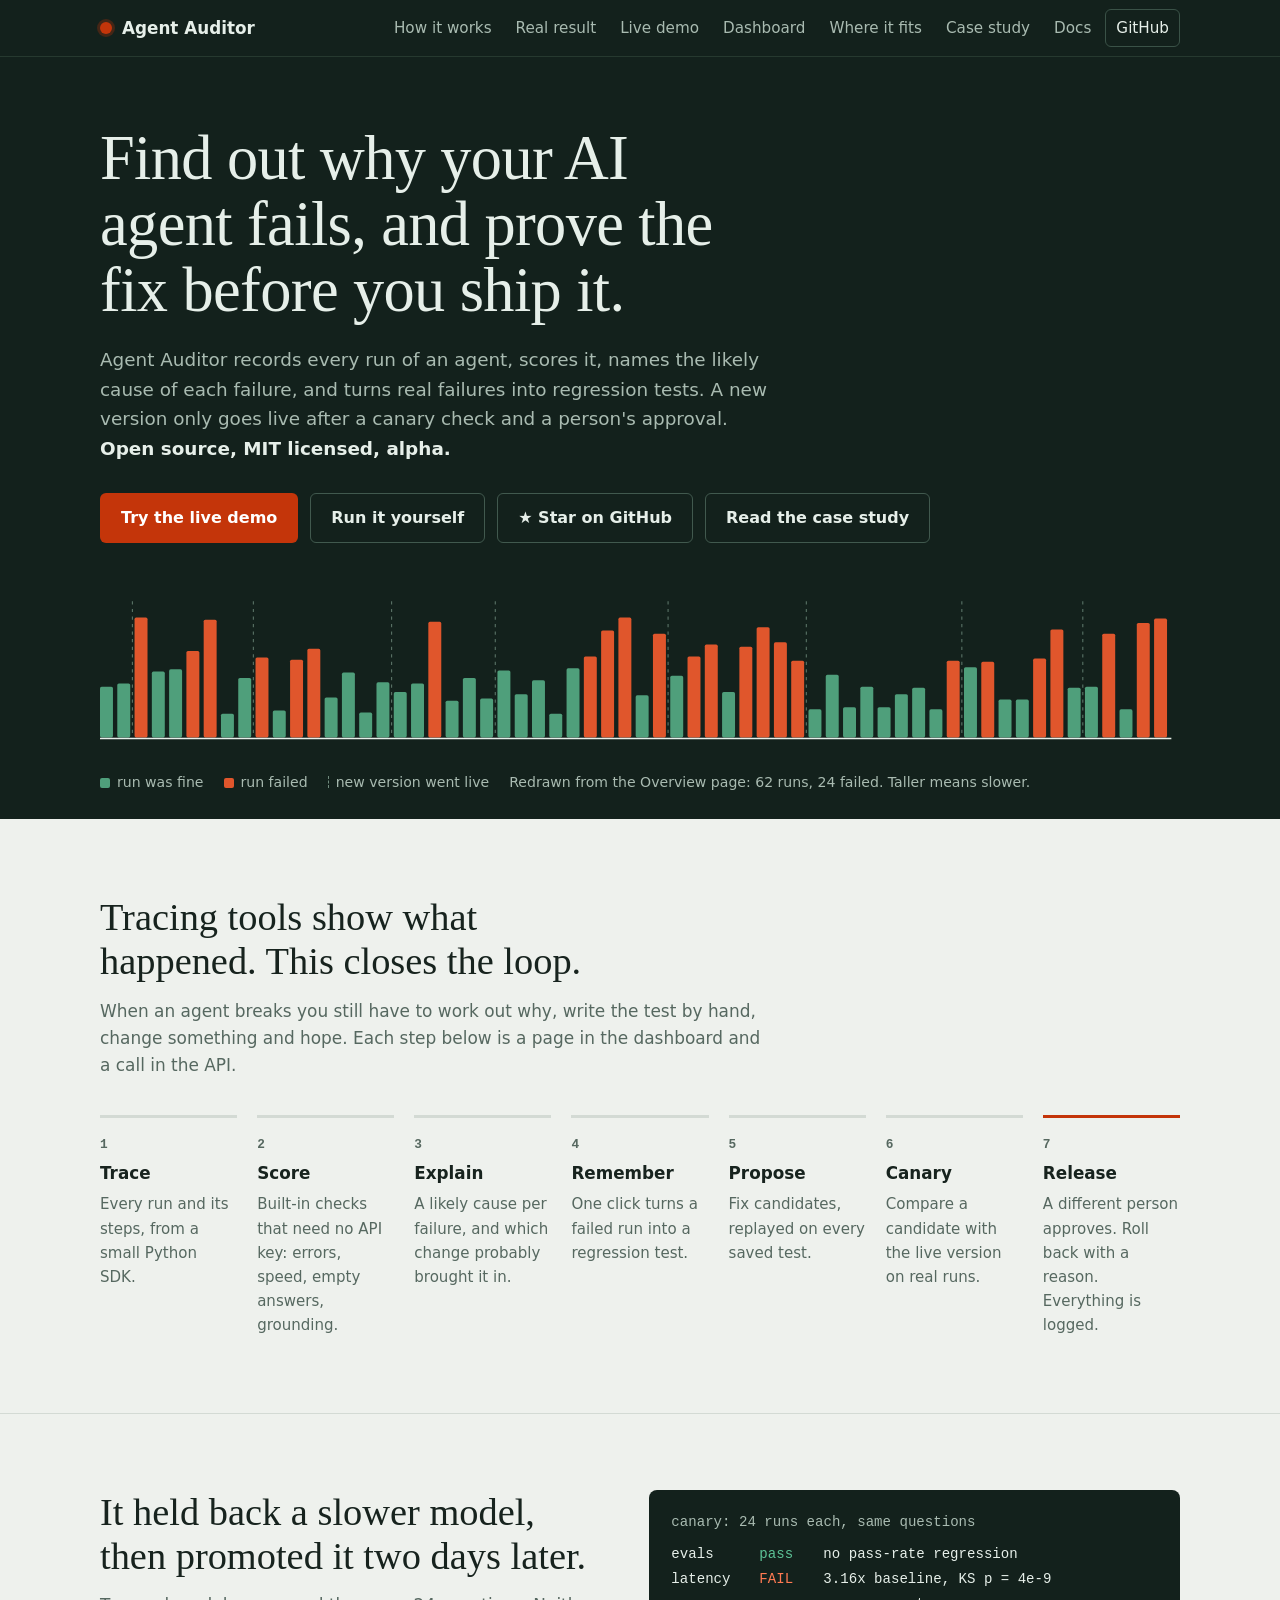
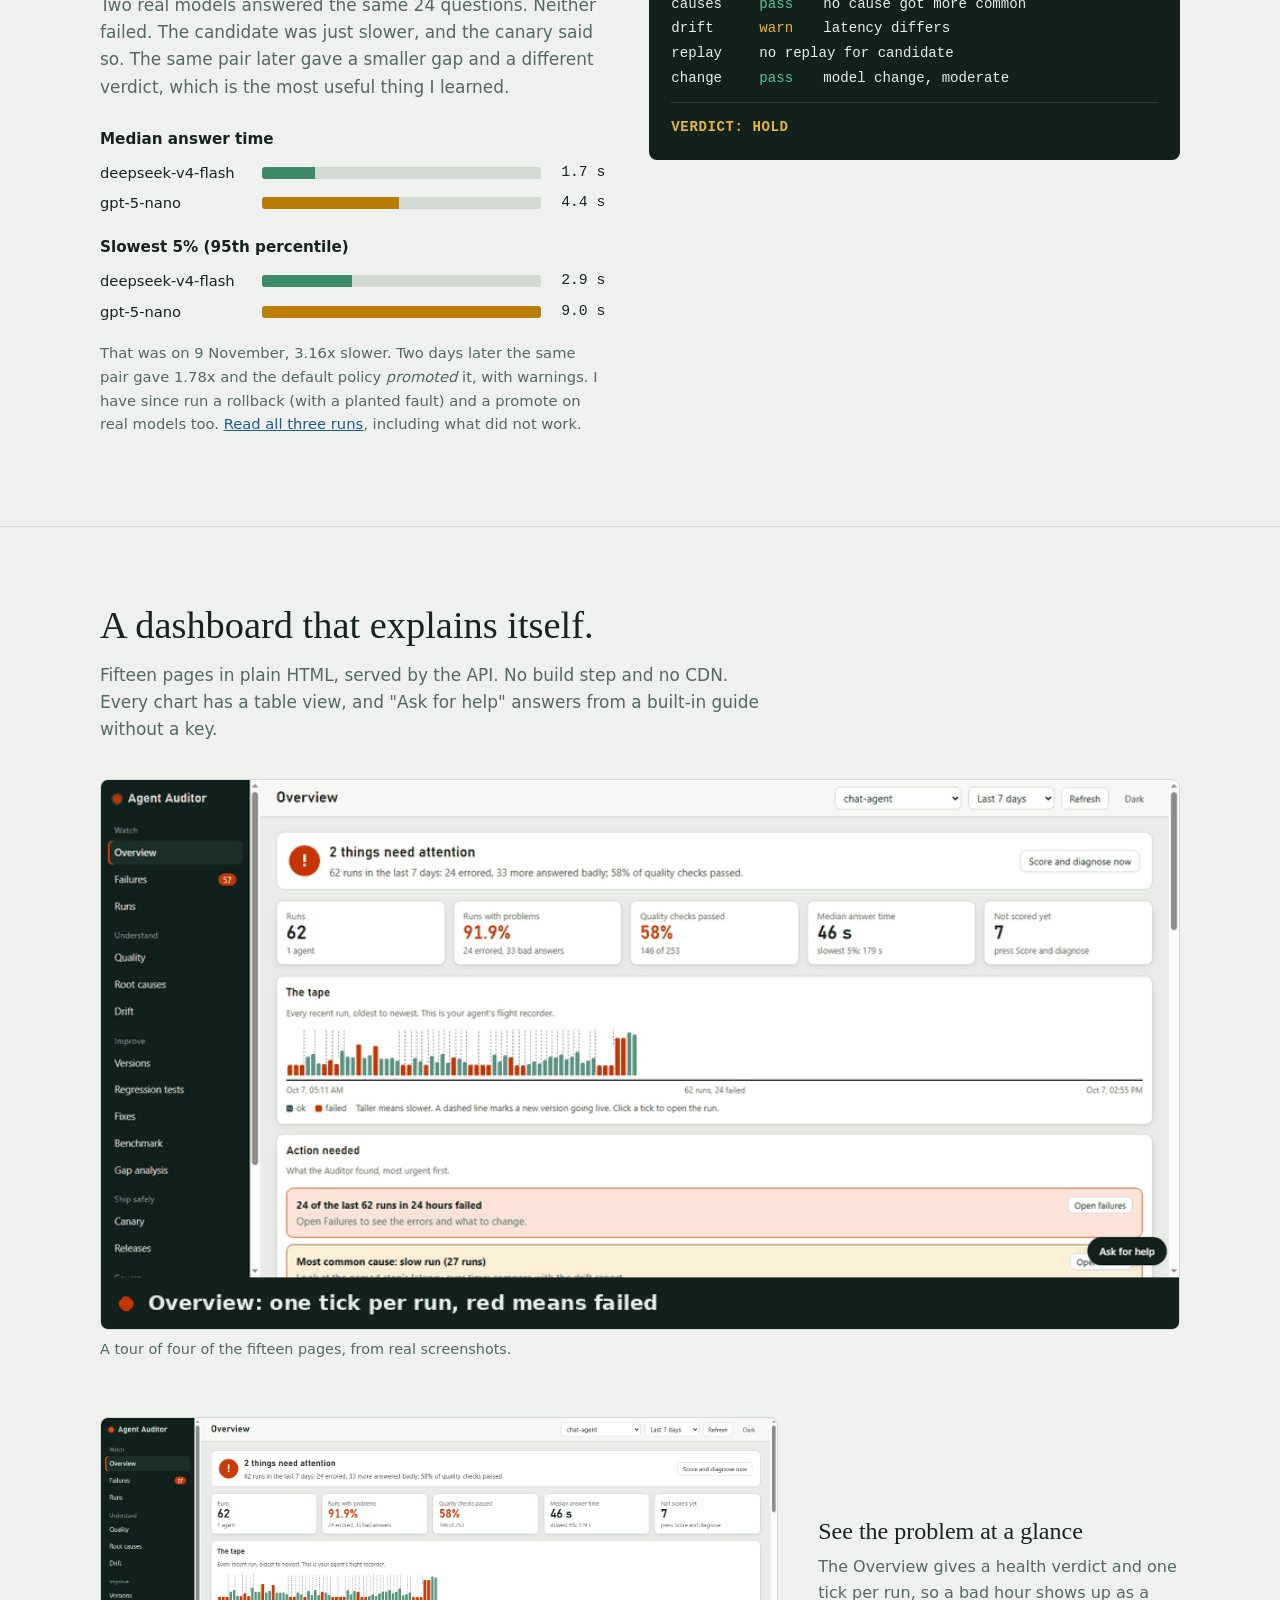
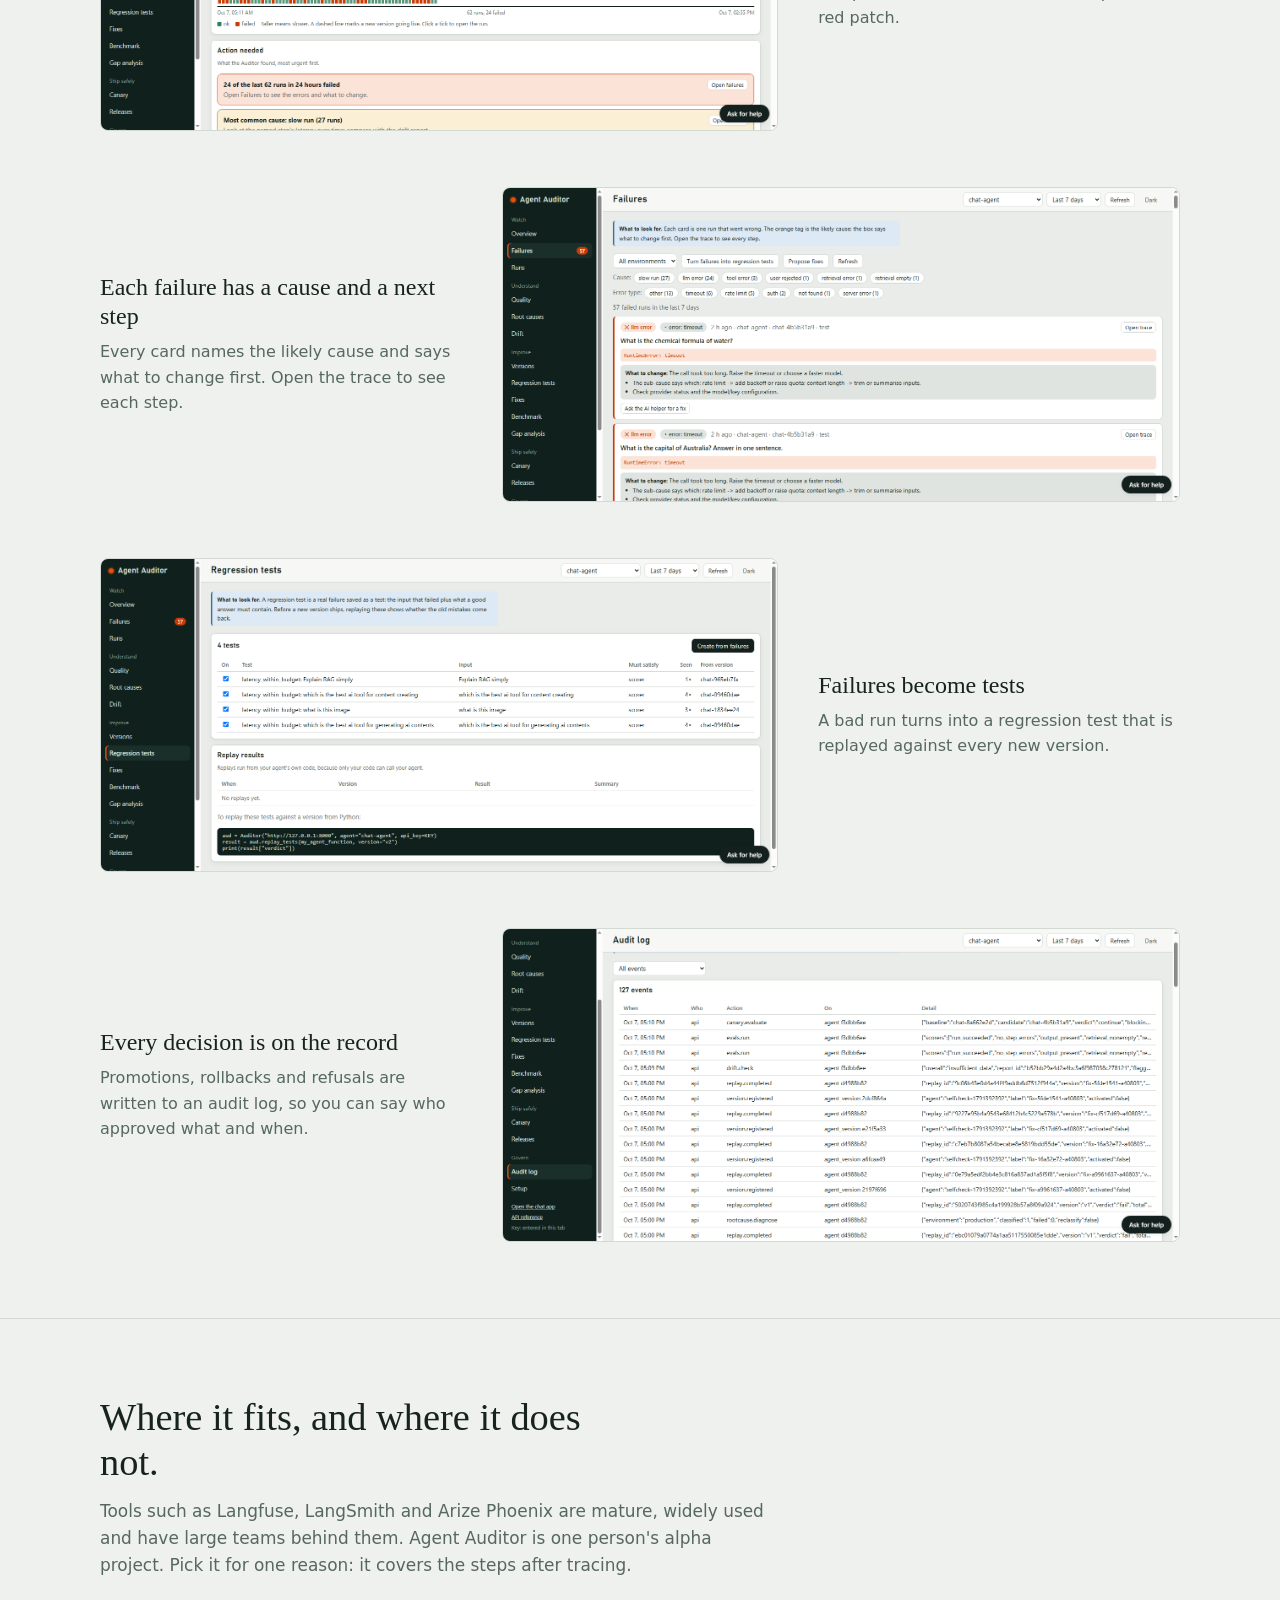
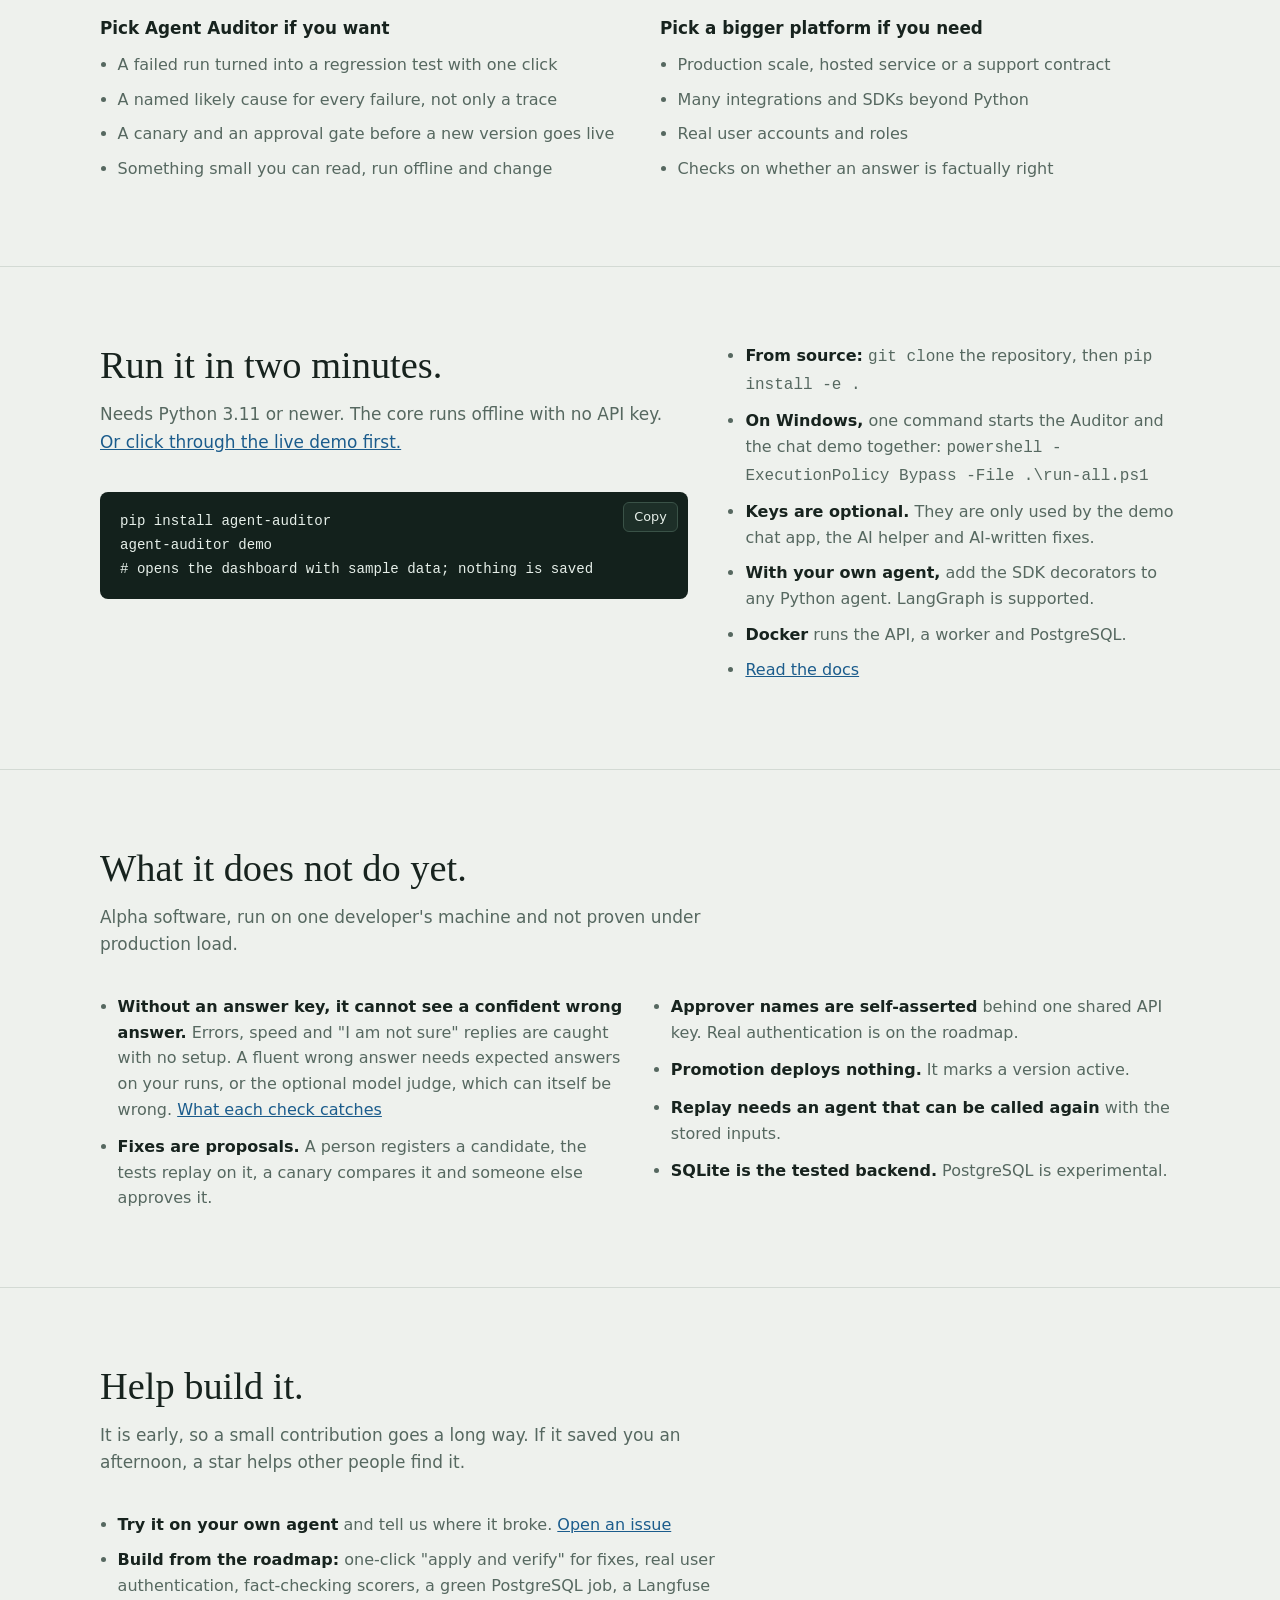
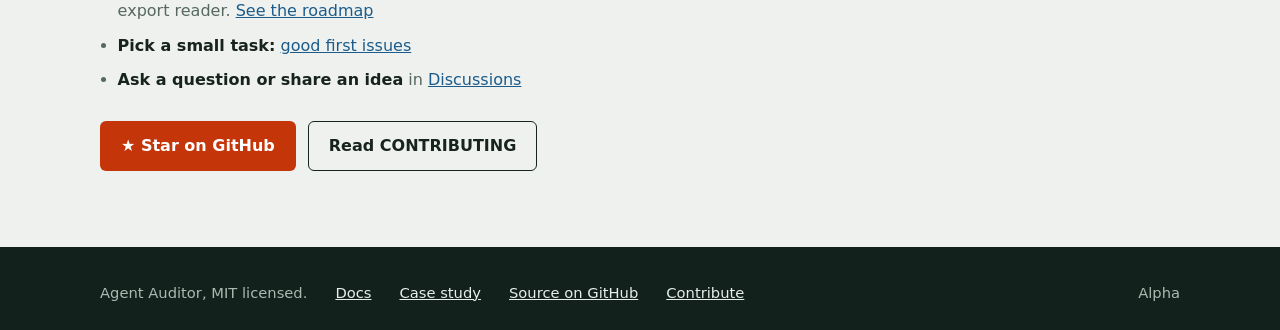
<file: site/index.html>
<!doctype html>
<html lang="en">
<head>
<meta charset="utf-8">
<meta name="viewport" content="width=device-width,initial-scale=1">
<title>Agent Auditor</title>
<meta name="description" content="Open-source reliability layer for AI agents: traces, evals, root causes, regression tests, canary and gated releases.">
<meta property="og:title" content="Agent Auditor">
<meta property="og:description" content="Open-source reliability layer for AI agents: traces, evals, root causes, regression tests, canary and gated releases.">
<meta name="theme-color" content="#13211c">
<link rel="canonical" href="https://arathis1.github.io/agent-auditor/">
<meta property="og:type" content="website">
<meta property="og:url" content="https://arathis1.github.io/agent-auditor/">
<meta property="og:image" content="https://arathis1.github.io/agent-auditor/assets/social.png">
<meta name="twitter:card" content="summary_large_image">
<meta name="twitter:image" content="https://arathis1.github.io/agent-auditor/assets/social.png">
<link rel="icon" href="data:image/svg+xml,%3Csvg xmlns='http://www.w3.org/2000/svg' viewBox='0 0 16 16'%3E%3Ccircle cx='8' cy='8' r='6' fill='%23c4350a'/%3E%3C/svg%3E">
<link rel="stylesheet" href="style.css">
</head>
<body>
<a class="skip" href="#main">Skip to content</a>
<header class="bar"><div class="wrap">
  <a class="brand" href="index.html"><span class="dot"></span>Agent Auditor</a>
  <nav aria-label="Main">
    <a href="#loop">How it works</a>
    <a href="#verdict">Real result</a>
    <a href="demo/">Live demo</a>
    <a href="#dashboard">Dashboard</a>
    <a href="#fit">Where it fits</a>
    <a href="docs/case-study.html">Case study</a>
    <a href="docs/index.html">Docs</a>
    <a class="gh" href="https://github.com/ArathiS1/agent-auditor">GitHub</a>
  </nav>
</div></header>

<main id="main">
<section class="hero"><div class="wrap">
  <h1>Find out why your AI agent fails, and prove the fix before you ship it.</h1>
  <p class="sub">Agent Auditor records every run of an agent, scores it, names the likely cause of each failure, and turns real failures into regression tests. A new version only goes live after a canary check and a person's approval. <strong>Open source, MIT licensed, alpha.</strong></p>
  <div class="btns">
    <a class="btn primary" href="demo/">Try the live demo</a>
    <a class="btn ghost" href="#start">Run it yourself</a>
    <a class="btn ghost" href="https://github.com/ArathiS1/agent-auditor" id="star">&#9733; Star on GitHub<span id="stars" hidden></span></a>
    <a class="btn ghost" href="docs/case-study.html">Read the case study</a>
  </div>
  <div class="tape">
      <svg viewBox="0 0 1000 150" role="img" aria-label="A row of 62 vertical bars, one per agent run: 38 green for runs that were fine, 24 red for runs that failed. Taller bars are slower runs. Dashed lines mark a new version going live.">
      <line class="ver" x1="30" x2="30" y1="4" y2="130"/>
      <line class="ver" x1="142" x2="142" y1="4" y2="130"/>
      <line class="ver" x1="270" x2="270" y1="4" y2="130"/>
      <line class="ver" x1="366" x2="366" y1="4" y2="130"/>
      <line class="ver" x1="526" x2="526" y1="4" y2="130"/>
      <line class="ver" x1="654" x2="654" y1="4" y2="130"/>
      <line class="ver" x1="798" x2="798" y1="4" y2="130"/>
      <line class="ver" x1="910" x2="910" y1="4" y2="130"/>
      <rect class="bar-ok" x="0" y="83" width="12" height="47" rx="1.5"/>
      <rect class="bar-ok" x="16" y="80" width="12" height="50" rx="1.5"/>
      <rect class="bar-fail" x="32" y="19" width="12" height="111" rx="1.5"/>
      <rect class="bar-ok" x="48" y="69" width="12" height="61" rx="1.5"/>
      <rect class="bar-ok" x="64" y="67" width="12" height="63" rx="1.5"/>
      <rect class="bar-fail" x="80" y="50" width="12" height="80" rx="1.5"/>
      <rect class="bar-fail" x="96" y="21" width="12" height="109" rx="1.5"/>
      <rect class="bar-ok" x="112" y="108" width="12" height="22" rx="1.5"/>
      <rect class="bar-ok" x="128" y="75" width="12" height="55" rx="1.5"/>
      <rect class="bar-fail" x="144" y="56" width="12" height="74" rx="1.5"/>
      <rect class="bar-ok" x="160" y="105" width="12" height="25" rx="1.5"/>
      <rect class="bar-fail" x="176" y="58" width="12" height="72" rx="1.5"/>
      <rect class="bar-fail" x="192" y="48" width="12" height="82" rx="1.5"/>
      <rect class="bar-ok" x="208" y="93" width="12" height="37" rx="1.5"/>
      <rect class="bar-ok" x="224" y="70" width="12" height="60" rx="1.5"/>
      <rect class="bar-ok" x="240" y="107" width="12" height="23" rx="1.5"/>
      <rect class="bar-ok" x="256" y="79" width="12" height="51" rx="1.5"/>
      <rect class="bar-ok" x="272" y="88" width="12" height="42" rx="1.5"/>
      <rect class="bar-ok" x="288" y="80" width="12" height="50" rx="1.5"/>
      <rect class="bar-fail" x="304" y="23" width="12" height="107" rx="1.5"/>
      <rect class="bar-ok" x="320" y="96" width="12" height="34" rx="1.5"/>
      <rect class="bar-ok" x="336" y="75" width="12" height="55" rx="1.5"/>
      <rect class="bar-ok" x="352" y="94" width="12" height="36" rx="1.5"/>
      <rect class="bar-ok" x="368" y="68" width="12" height="62" rx="1.5"/>
      <rect class="bar-ok" x="384" y="90" width="12" height="40" rx="1.5"/>
      <rect class="bar-ok" x="400" y="77" width="12" height="53" rx="1.5"/>
      <rect class="bar-ok" x="416" y="108" width="12" height="22" rx="1.5"/>
      <rect class="bar-ok" x="432" y="66" width="12" height="64" rx="1.5"/>
      <rect class="bar-fail" x="448" y="55" width="12" height="75" rx="1.5"/>
      <rect class="bar-fail" x="464" y="31" width="12" height="99" rx="1.5"/>
      <rect class="bar-fail" x="480" y="19" width="12" height="111" rx="1.5"/>
      <rect class="bar-ok" x="496" y="91" width="12" height="39" rx="1.5"/>
      <rect class="bar-fail" x="512" y="34" width="12" height="96" rx="1.5"/>
      <rect class="bar-ok" x="528" y="73" width="12" height="57" rx="1.5"/>
      <rect class="bar-fail" x="544" y="55" width="12" height="75" rx="1.5"/>
      <rect class="bar-fail" x="560" y="44" width="12" height="86" rx="1.5"/>
      <rect class="bar-ok" x="576" y="88" width="12" height="42" rx="1.5"/>
      <rect class="bar-fail" x="592" y="46" width="12" height="84" rx="1.5"/>
      <rect class="bar-fail" x="608" y="28" width="12" height="102" rx="1.5"/>
      <rect class="bar-fail" x="624" y="42" width="12" height="88" rx="1.5"/>
      <rect class="bar-fail" x="640" y="59" width="12" height="71" rx="1.5"/>
      <rect class="bar-ok" x="656" y="104" width="12" height="26" rx="1.5"/>
      <rect class="bar-ok" x="672" y="72" width="12" height="58" rx="1.5"/>
      <rect class="bar-ok" x="688" y="102" width="12" height="28" rx="1.5"/>
      <rect class="bar-ok" x="704" y="83" width="12" height="47" rx="1.5"/>
      <rect class="bar-ok" x="720" y="102" width="12" height="28" rx="1.5"/>
      <rect class="bar-ok" x="736" y="90" width="12" height="40" rx="1.5"/>
      <rect class="bar-ok" x="752" y="84" width="12" height="46" rx="1.5"/>
      <rect class="bar-ok" x="768" y="104" width="12" height="26" rx="1.5"/>
      <rect class="bar-fail" x="784" y="59" width="12" height="71" rx="1.5"/>
      <rect class="bar-ok" x="800" y="65" width="12" height="65" rx="1.5"/>
      <rect class="bar-fail" x="816" y="60" width="12" height="70" rx="1.5"/>
      <rect class="bar-ok" x="832" y="95" width="12" height="35" rx="1.5"/>
      <rect class="bar-ok" x="848" y="95" width="12" height="35" rx="1.5"/>
      <rect class="bar-fail" x="864" y="57" width="12" height="73" rx="1.5"/>
      <rect class="bar-fail" x="880" y="30" width="12" height="100" rx="1.5"/>
      <rect class="bar-ok" x="896" y="84" width="12" height="46" rx="1.5"/>
      <rect class="bar-ok" x="912" y="83" width="12" height="47" rx="1.5"/>
      <rect class="bar-fail" x="928" y="34" width="12" height="96" rx="1.5"/>
      <rect class="bar-ok" x="944" y="104" width="12" height="26" rx="1.5"/>
      <rect class="bar-fail" x="960" y="24" width="12" height="106" rx="1.5"/>
      <rect class="bar-fail" x="976" y="20" width="12" height="110" rx="1.5"/>
      <line class="axis" x1="0" x2="992" y1="131" y2="131"/></svg>
    <div class="legend">
      <span><i style="background:#4f9f7b"></i>run was fine</span>
      <span><i style="background:#e0562c"></i>run failed</span>
      <span><i class="dash"></i>new version went live</span>
      <span>Redrawn from the Overview page: 62 runs, 24 failed. Taller means slower.</span>
    </div>
  </div>
</div></section>

<section class="sec" id="loop"><div class="wrap">
  <h2>Tracing tools show what happened. This closes the loop.</h2>
  <p class="lede">When an agent breaks you still have to work out why, write the test by hand, change something and hope. Each step below is a page in the dashboard and a call in the API.</p>
  <ol class="loop">
    <li><h3>Trace</h3><p>Every run and its steps, from a small Python SDK.</p></li>
    <li><h3>Score</h3><p>Built-in checks that need no API key: errors, speed, empty answers, grounding.</p></li>
    <li><h3>Explain</h3><p>A likely cause per failure, and which change probably brought it in.</p></li>
    <li><h3>Remember</h3><p>One click turns a failed run into a regression test.</p></li>
    <li><h3>Propose</h3><p>Fix candidates, replayed on every saved test.</p></li>
    <li><h3>Canary</h3><p>Compare a candidate with the live version on real runs.</p></li>
    <li><h3>Release</h3><p>A different person approves. Roll back with a reason. Everything is logged.</p></li>
  </ol>
</div></section>

<section class="sec" id="verdict"><div class="wrap verdict">
  <div>
    <h2>It held back a slower model, then promoted it two days later.</h2>
    <p class="lede" style="margin-bottom:0">Two real models answered the same 24 questions. Neither failed. The candidate was just slower, and the canary said so. The same pair later gave a smaller gap and a different verdict, which is the most useful thing I learned.</p>
    <div class="cmp" role="group" aria-label="Answer time, baseline against candidate">
      <h3>Median answer time</h3>
      <div class="line"><span class="lbl">deepseek-v4-flash</span><span class="track"><span class="fill a" style="width:18.9%"></span></span><span class="n">1.7 s</span></div>
      <div class="line"><span class="lbl">gpt-5-nano</span><span class="track"><span class="fill b" style="width:48.9%"></span></span><span class="n">4.4 s</span></div>
      <h3 style="margin-top:20px">Slowest 5% (95th percentile)</h3>
      <div class="line"><span class="lbl">deepseek-v4-flash</span><span class="track"><span class="fill a" style="width:32.2%"></span></span><span class="n">2.9 s</span></div>
      <div class="line"><span class="lbl">gpt-5-nano</span><span class="track"><span class="fill b" style="width:100%"></span></span><span class="n">9.0 s</span></div>
    </div>
    <p class="note">That was on 9 November, 3.16x slower. Two days later the same pair gave 1.78x and the default policy <em>promoted</em> it, with warnings. I have since run a rollback (with a planted fault) and a promote on real models too. <a href="docs/case-study.html#4-a-change-gated-by-a-canary">Read all three runs</a>, including what did not work.</p>
  </div>
  <div class="console" role="img" aria-label="Canary report. Evals pass, latency fail at 3.16 times the baseline, causes pass, drift warning, replay skipped, change pass. Verdict: hold.">
    <div class="h">canary: 24 runs each, same questions</div>
    <div class="row"><span>evals</span><span class="pass">pass</span><span>no pass-rate regression</span></div>
    <div class="row"><span>latency</span><span class="fail">FAIL</span><span>3.16x baseline, KS p = 4e-9</span></div>
    <div class="row"><span>causes</span><span class="pass">pass</span><span>no cause got more common</span></div>
    <div class="row"><span>drift</span><span class="warn">warn</span><span>latency differs</span></div>
    <div class="row"><span>replay</span><span class="skip">skip</span><span>no replay for candidate</span></div>
    <div class="row"><span>change</span><span class="pass">pass</span><span>model change, moderate</span></div>
    <div class="final">VERDICT: HOLD</div>
  </div>
</div></section>

<section class="sec" id="dashboard"><div class="wrap">
  <h2>A dashboard that explains itself.</h2>
  <p class="lede">Fifteen pages in plain HTML, served by the API. No build step and no CDN. Every chart has a table view, and "Ask for help" answers from a built-in guide without a key.</p>

  <figure class="demo"><img src="assets/demo.gif" width="960" height="489" alt="Animated tour of the dashboard: Overview, Failures, Regression tests and Audit log, taken from real screenshots."><figcaption>A tour of four of the fifteen pages, from real screenshots.</figcaption></figure>

  <div class="shot">
    <div class="txt"><h3>See the problem at a glance</h3><p>The Overview gives a health verdict and one tick per run, so a bad hour shows up as a red patch.</p></div>
    <a class="img" href="assets/overview.png"><img src="assets/overview.png" width="1600" height="739" loading="lazy" alt="Agent Auditor Overview page: two things need attention, 62 runs, 91.9 percent with problems, and a tape of every run in green and red."></a>
  </div>
  <div class="shot">
    <div class="txt"><h3>Each failure has a cause and a next step</h3><p>Every card names the likely cause and says what to change first. Open the trace to see each step.</p></div>
    <a class="img" href="assets/failures.png"><img src="assets/failures.png" width="1600" height="739" loading="lazy" alt="Failures page listing failed runs with cause tags such as llm error and timeout, and a box saying what to change."></a>
  </div>
  <div class="shot">
    <div class="txt"><h3>Failures become tests</h3><p>A bad run turns into a regression test that is replayed against every new version.</p></div>
    <a class="img" href="assets/regression-tests.png"><img src="assets/regression-tests.png" width="1600" height="739" loading="lazy" alt="Regression tests page with cases created from failed runs and how often each was seen."></a>
  </div>
  <div class="shot">
    <div class="txt"><h3>Every decision is on the record</h3><p>Promotions, rollbacks and refusals are written to an audit log, so you can say who approved what and when.</p></div>
    <a class="img" href="assets/audit-log.png"><img src="assets/audit-log.png" width="1600" height="739" loading="lazy" alt="Audit log page listing release and approval events."></a>
  </div>
</div></section>

<section class="sec" id="fit"><div class="wrap">
  <h2>Where it fits, and where it does not.</h2>
  <p class="lede">Tools such as Langfuse, LangSmith and Arize Phoenix are mature, widely used and have large teams behind them. Agent Auditor is one person's alpha project. Pick it for one reason: it covers the steps after tracing.</p>
  <div class="fit">
    <div>
      <h3>Pick Agent Auditor if you want</h3>
      <ul>
        <li>A failed run turned into a regression test with one click</li>
        <li>A named likely cause for every failure, not only a trace</li>
        <li>A canary and an approval gate before a new version goes live</li>
        <li>Something small you can read, run offline and change</li>
      </ul>
    </div>
    <div>
      <h3>Pick a bigger platform if you need</h3>
      <ul>
        <li>Production scale, hosted service or a support contract</li>
        <li>Many integrations and SDKs beyond Python</li>
        <li>Real user accounts and roles</li>
        <li>Checks on whether an answer is factually right</li>
      </ul>
    </div>
  </div>
</div></section>

<section class="sec" id="start"><div class="wrap start">
  <div>
    <h2>Run it in two minutes.</h2>
    <p class="lede">Needs Python 3.11 or newer. The core runs offline with no API key. <a href="demo/">Or click through the live demo first.</a></p>
    <div class="code"><button type="button">Copy</button><pre>pip install agent-auditor
agent-auditor demo
# opens the dashboard with sample data; nothing is saved</pre></div>
  </div>
  <ul>
    <li><strong>From source:</strong> <code>git clone</code> the repository, then <code>pip install -e .</code></li>
    <li><strong>On Windows,</strong> one command starts the Auditor and the chat demo together: <code>powershell -ExecutionPolicy Bypass -File .\run-all.ps1</code></li>
    <li><strong>Keys are optional.</strong> They are only used by the demo chat app, the AI helper and AI-written fixes.</li>
    <li><strong>With your own agent,</strong> add the SDK decorators to any Python agent. LangGraph is supported.</li>
    <li><strong>Docker</strong> runs the API, a worker and PostgreSQL.</li>
    <li><a href="docs/index.html">Read the docs</a></li>
  </ul>
</div></section>

<section class="sec" id="limits"><div class="wrap">
  <h2>What it does not do yet.</h2>
  <p class="lede">Alpha software, run on one developer's machine and not proven under production load.</p>
  <ul class="limits">
    <li><strong>Without an answer key, it cannot see a confident wrong answer.</strong> Errors, speed and "I am not sure" replies are caught with no setup. A fluent wrong answer needs expected answers on your runs, or the optional model judge, which can itself be wrong. <a href="docs/answer-correctness.html">What each check catches</a></li>
    <li><strong>Fixes are proposals.</strong> A person registers a candidate, the tests replay on it, a canary compares it and someone else approves it.</li>
    <li><strong>Approver names are self-asserted</strong> behind one shared API key. Real authentication is on the roadmap.</li>
    <li><strong>Promotion deploys nothing.</strong> It marks a version active.</li>
    <li><strong>Replay needs an agent that can be called again</strong> with the stored inputs.</li>
    <li><strong>SQLite is the tested backend.</strong> PostgreSQL is experimental.</li>
  </ul>
</div></section>
<section class="sec" id="help"><div class="wrap">
  <h2>Help build it.</h2>
  <p class="lede">It is early, so a small contribution goes a long way. If it saved you an afternoon, a star helps other people find it.</p>
  <ul class="help">
    <li><strong>Try it on your own agent</strong> and tell us where it broke. <a href="https://github.com/ArathiS1/agent-auditor/issues/new">Open an issue</a></li>
    <li><strong>Build from the roadmap:</strong> one-click "apply and verify" for fixes, real user authentication, fact-checking scorers, a green PostgreSQL job, a Langfuse export reader. <a href="https://github.com/ArathiS1/agent-auditor#roadmap">See the roadmap</a></li>
    <li><strong>Pick a small task:</strong> <a href="https://github.com/ArathiS1/agent-auditor/issues?q=is%3Aopen+label%3A%22good+first+issue%22">good first issues</a></li>
    <li><strong>Ask a question or share an idea</strong> in <a href="https://github.com/ArathiS1/agent-auditor/discussions">Discussions</a></li>
  </ul>
  <div class="btns">
    <a class="btn primary" href="https://github.com/ArathiS1/agent-auditor">&#9733; Star on GitHub</a>
    <a class="btn outline" href="https://github.com/ArathiS1/agent-auditor/blob/main/CONTRIBUTING.md">Read CONTRIBUTING</a>
  </div>
</div></section>
</main>

<footer><div class="wrap">
  <span>Agent Auditor, MIT licensed.</span>
  <a href="docs/index.html">Docs</a>
  <a href="docs/case-study.html">Case study</a>
  <a href="https://github.com/ArathiS1/agent-auditor">Source on GitHub</a>
  <a href="https://github.com/ArathiS1/agent-auditor/blob/main/CONTRIBUTING.md">Contribute</a>
  <span class="r">Alpha</span>
</div></footer>
<script src="site.js"></script>
</body>
</html>
</file>
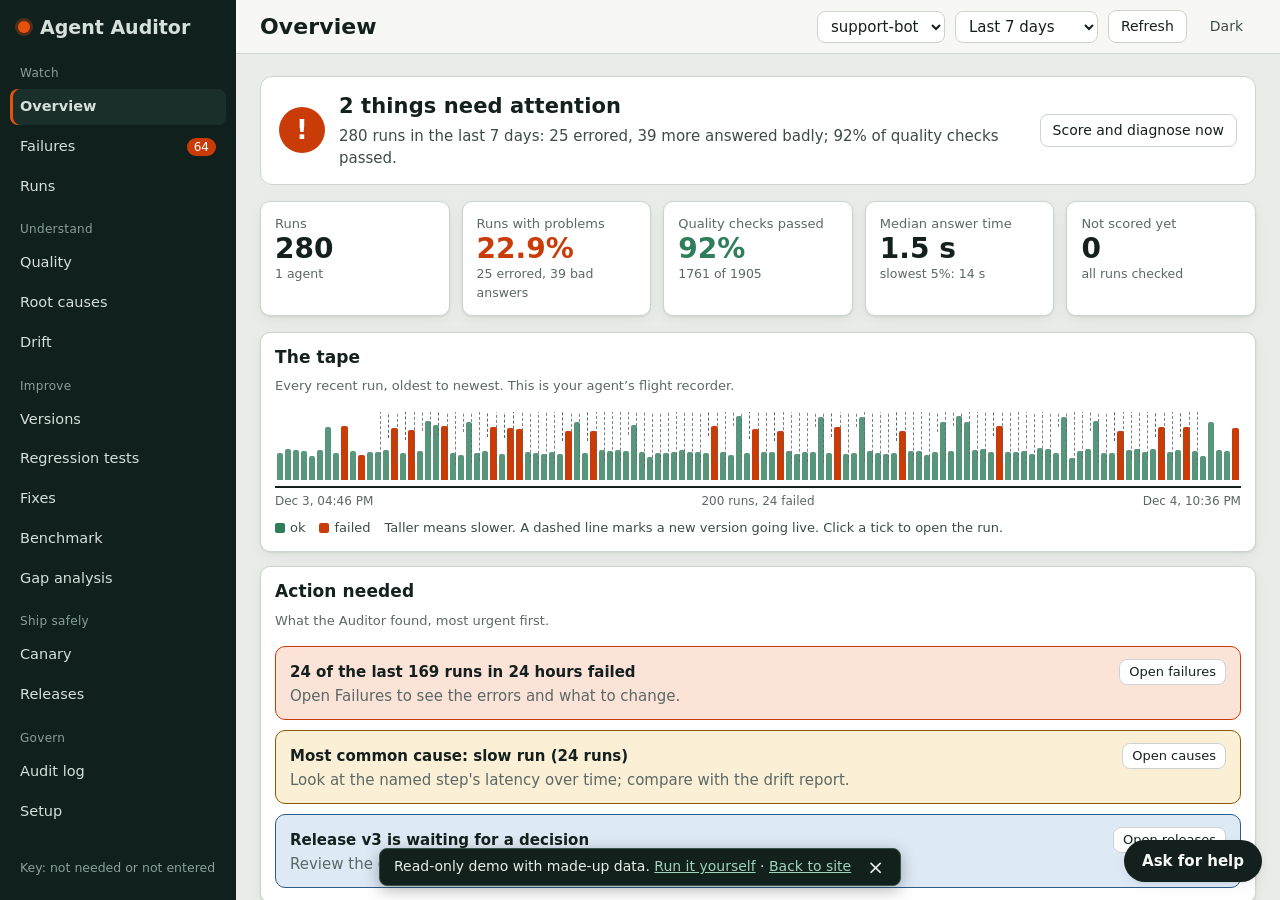
<file: site/demo/index.html>
<!doctype html>
<html lang="en">
<head>
<script src="demo.js"></script>
<meta charset="utf-8">
<meta name="viewport" content="width=device-width, initial-scale=1">
<title>Agent Auditor</title>
<style>
:root{
  --bg:#e9ece8; --panel:#f7f8f5; --raised:#ffffff; --ink:#14201d; --ink2:#3d4b47; --muted:#5b6865; --line:#cdd3ce; --grid:#dfe4e0;
  --rail:#10201c; --rail-ink:#d5e0db; --rail-dim:#8aa098; --rail-hover:#1a2f29; --rail-line:#294039;
  --ok:#2e7d5b; --ok-bg:#dcefe5; --bad:#c93c08; --bad-bg:#fbe3d8; --warn:#8a5a00; --warn-bg:#fbefd5; --info:#2f5d8a; --info-bg:#dde9f4;
  --rec:#e8500e; --series:#2f5d8a; --series2:#7a8f89; --focus:#e8500e;
  --head:"Bahnschrift","DIN Alternate","Roboto Condensed","Segoe UI",system-ui,sans-serif;
  --mono:"Cascadia Mono",ui-monospace,Consolas,"SFMono-Regular",monospace;
  --shadow:0 1px 2px rgba(16,32,28,.08),0 4px 14px rgba(16,32,28,.05);
}
@media (prefers-color-scheme: dark){
  :root:not([data-theme="light"]){
    --bg:#0c1311; --panel:#131c19; --raised:#18231f; --ink:#e3eae6; --ink2:#bccac4; --muted:#8fa09a; --line:#26332f; --grid:#1f2b27;
    --rail:#080e0c; --rail-hover:#13201c; --rail-line:#1f2f2a;
    --ok:#4cc38a; --ok-bg:#12301f; --bad:#ff7a45; --bad-bg:#3a1c10; --warn:#f0c060; --warn-bg:#342a10; --info:#6aa6e0; --info-bg:#14283b;
    --rec:#ff6a2a; --series:#6aa6e0; --series2:#6f8a82; --shadow:0 1px 2px rgba(0,0,0,.4);
  }
}
:root[data-theme="dark"]{
  --bg:#0c1311; --panel:#131c19; --raised:#18231f; --ink:#e3eae6; --ink2:#bccac4; --muted:#8fa09a; --line:#26332f; --grid:#1f2b27;
  --rail:#080e0c; --rail-hover:#13201c; --rail-line:#1f2f2a;
  --ok:#4cc38a; --ok-bg:#12301f; --bad:#ff7a45; --bad-bg:#3a1c10; --warn:#f0c060; --warn-bg:#342a10; --info:#6aa6e0; --info-bg:#14283b;
  --rec:#ff6a2a; --series:#6aa6e0; --series2:#6f8a82; --shadow:0 1px 2px rgba(0,0,0,.4);
}
*{box-sizing:border-box}
html,body{height:100%;margin:0}
body{background:var(--bg);color:var(--ink);font:15px/1.5 "Segoe UI",system-ui,-apple-system,Roboto,Helvetica,Arial,sans-serif;display:flex}
button,select,input,textarea{font:inherit;color:inherit}
button{cursor:pointer}
:focus-visible{outline:2px solid var(--focus);outline-offset:2px}
[hidden]{display:none!important}
.num{font-variant-numeric:tabular-nums}
a{color:var(--info)}
h1,h2,h3{font-family:var(--head);font-weight:600;margin:0;letter-spacing:.1px}

/* rail */
#rail{width:236px;flex:none;background:var(--rail);color:var(--rail-ink);display:flex;flex-direction:column;padding:14px 10px;gap:4px;overflow:auto;height:100vh;position:sticky;top:0}
#rail .brand{font:600 19px var(--head);display:flex;align-items:center;gap:10px;margin:2px 8px 10px}
#rail .brand i{width:12px;height:12px;border-radius:50%;background:var(--rec);box-shadow:0 0 0 3px rgba(232,80,14,.3)}
#rail .grp{font-size:12px;color:var(--rail-dim);margin:12px 10px 3px;letter-spacing:.3px}
#rail a.nav{display:flex;align-items:center;gap:9px;padding:7px 10px;border-radius:8px;color:var(--rail-ink);text-decoration:none;font-size:14.5px}
#rail a.nav:hover{background:var(--rail-hover)}
#rail a.nav[aria-current="page"]{background:var(--rail-hover);box-shadow:inset 3px 0 0 var(--rec);font-weight:600}
#rail a.nav .cnt{margin-left:auto;font-size:12px;background:var(--bad);color:#fff;border-radius:999px;padding:0 7px;min-width:20px;text-align:center}
#rail .spacer{flex:1}
#rail .foot{font-size:12.5px;color:var(--rail-dim);padding:8px 10px;display:flex;flex-direction:column;gap:6px}
#rail .foot a{color:var(--rail-ink)}

/* main */
#main{flex:1;min-width:0;display:flex;flex-direction:column;height:100vh;overflow:auto}
#top{position:sticky;top:0;z-index:5;background:var(--panel);border-bottom:1px solid var(--line);display:flex;align-items:center;gap:10px;padding:10px 24px;flex-wrap:wrap}
#top h1{font-size:22px;margin-right:auto}
#menu{display:none}
.sel{background:var(--raised);border:1px solid var(--line);border-radius:8px;padding:5px 9px;max-width:220px}
.btn{background:var(--raised);border:1px solid var(--line);border-radius:8px;padding:5px 12px;font-size:14px;white-space:nowrap}
.btn:hover{border-color:var(--ink)}
.btn.primary{background:var(--ink);color:var(--panel);border-color:var(--ink)}
.btn.danger{background:var(--bad);color:#fff;border-color:var(--bad)}
.btn.quiet{background:transparent;border-color:transparent;color:var(--ink2)}
.btn.quiet:hover{background:var(--grid)}
.btn.small{padding:2px 9px;font-size:13px}
.btn:disabled{opacity:.45;cursor:default}
#view{padding:22px 24px 60px;max-width:1360px;width:100%}
.lead{color:var(--ink2);margin:0 0 18px;max-width:78ch}
.look{background:var(--info-bg);border-left:3px solid var(--info);padding:8px 12px;border-radius:6px;margin:0 0 18px;font-size:14px;max-width:90ch}
.look b{font-family:var(--head)}

/* building blocks */
.grid{display:grid;gap:14px}
.g2{grid-template-columns:repeat(auto-fit,minmax(380px,1fr))}
.g3{grid-template-columns:repeat(auto-fit,minmax(260px,1fr))}
.tiles{display:grid;gap:12px;grid-template-columns:repeat(auto-fit,minmax(170px,1fr));margin-bottom:16px}
.tile{background:var(--raised);border:1px solid var(--line);border-radius:10px;padding:12px 14px;box-shadow:var(--shadow)}
.tile .l{font-size:13px;color:var(--muted)}
.tile .v{font:600 28px/1.15 var(--head);font-variant-numeric:tabular-nums}
.tile .s{font-size:12.5px;color:var(--muted)}
.tile.bad .v{color:var(--bad)}.tile.ok .v{color:var(--ok)}
.card{background:var(--raised);border:1px solid var(--line);border-radius:10px;box-shadow:var(--shadow);display:flex;flex-direction:column;min-width:0}
.card>header{display:flex;align-items:center;gap:8px;padding:12px 14px 4px;flex-wrap:wrap}
.card>header h2{font-size:17px;margin-right:auto}
.card>header .sub{width:100%;color:var(--muted);font-size:13px;margin-top:-2px}
.card .bd{padding:8px 14px 14px;min-width:0}
.card.pad .bd{padding-top:12px}
.badge{display:inline-flex;align-items:center;gap:5px;border-radius:999px;padding:1px 9px;font-size:12.5px;font-weight:600;white-space:nowrap;border:1px solid transparent}
.badge.ok{background:var(--ok-bg);color:var(--ok)}.badge.bad{background:var(--bad-bg);color:var(--bad)}
.badge.warn{background:var(--warn-bg);color:var(--warn)}.badge.info{background:var(--info-bg);color:var(--info)}
.badge.mute{background:var(--grid);color:var(--ink2)}
.badge.rec{background:var(--rec);color:#fff}
.pill-row{display:flex;gap:6px;flex-wrap:wrap}
.toggle{border:1px solid var(--line);background:var(--raised);border-radius:999px;padding:2px 11px;font-size:13px}
.toggle[aria-pressed="true"]{background:var(--ink);color:var(--panel);border-color:var(--ink)}
.row{display:flex;gap:10px;align-items:center;flex-wrap:wrap}
.muted{color:var(--muted)}
.mono{font-family:var(--mono);font-size:12.5px}
.stack{display:flex;flex-direction:column;gap:10px}

table.t{border-collapse:collapse;width:100%;font-size:14px}
table.t th{text-align:left;font-weight:600;font-size:13px;color:var(--muted);padding:6px 10px;border-bottom:1px solid var(--line);white-space:nowrap}
table.t td{padding:7px 10px;border-bottom:1px solid var(--grid);vertical-align:top}
table.t tr.click{cursor:pointer}
table.t tr.click:hover td{background:var(--grid)}
table.t td.n,table.t th.n{text-align:right;font-variant-numeric:tabular-nums}
.tw{overflow:auto;max-width:100%}
.clip{max-width:420px;overflow:hidden;text-overflow:ellipsis;white-space:nowrap}

/* verdict banner */
.verdict{display:flex;gap:14px;align-items:center;border-radius:12px;padding:14px 18px;margin-bottom:16px;border:1px solid var(--line);background:var(--raised)}
.verdict .mark{font:700 26px var(--head);width:46px;height:46px;border-radius:50%;display:grid;place-items:center;flex:none;color:#fff;background:var(--ok)}
.verdict.bad .mark{background:var(--bad)}.verdict.warn .mark{background:var(--warn)}
.verdict h2{font-size:21px}
.verdict p{margin:2px 0 0;color:var(--ink2)}

/* the tape */
.tape{position:relative}
.tape .strip{display:flex;align-items:flex-end;gap:2px;height:76px;overflow-x:auto;overflow-y:hidden;padding:4px 2px 6px;border-bottom:2px solid var(--ink);scrollbar-width:thin}
.tape .tk{flex:none;width:6px;border:0;padding:0;border-radius:2px 2px 0 0;background:var(--ok);opacity:.8;position:relative}
.tape .tk.bad{background:var(--bad);opacity:1;width:7px}
.tape .tk:hover,.tape .tk.on{opacity:1;outline:2px solid var(--ink);outline-offset:1px;z-index:2}
.tape .tk.dep::before{content:"";position:absolute;left:-3px;top:-70px;height:80px;border-left:1px dashed var(--muted)}
.tape .axis{display:flex;justify-content:space-between;font-size:12px;color:var(--muted);margin-top:4px}
.legend{display:flex;gap:14px;flex-wrap:wrap;font-size:13px;color:var(--ink2);margin-top:8px}
.legend i{display:inline-block;width:10px;height:10px;border-radius:2px;margin-right:5px;vertical-align:-1px}

/* bars */
.bl{display:flex;flex-direction:column;gap:7px}
.bl .r{display:grid;grid-template-columns:minmax(120px,210px) 1fr 70px;gap:10px;align-items:center;font-size:14px}
.bl .r .k{overflow:hidden;text-overflow:ellipsis;white-space:nowrap}
.bl .r .tr{height:14px;background:var(--grid);border-radius:3px;overflow:hidden;position:relative}
.bl .r .fl{height:100%;background:var(--series);border-radius:0 3px 3px 0}
.bl .r .fl.bad{background:var(--bad)}.bl .r .fl.ok{background:var(--ok)}
.bl .r .vv{text-align:right;font-variant-numeric:tabular-nums;color:var(--ink2)}
.bl .r.click{cursor:pointer}.bl .r.click:hover .k{text-decoration:underline}
svg text{font-family:inherit}
.chart{width:100%;height:auto;display:block}
.tip{position:fixed;z-index:60;background:var(--ink);color:var(--panel);border-radius:8px;padding:6px 10px;font-size:13px;pointer-events:none;max-width:320px;box-shadow:var(--shadow)}
.tip b{font-family:var(--head)}
.tip .m{opacity:.8;font-size:12px}

/* failures */
.fail{border:1px solid var(--line);border-left:4px solid var(--bad);border-radius:8px;background:var(--raised);padding:12px 14px;display:flex;flex-direction:column;gap:8px}
.fail .q{font-weight:600}
.fail .ans{color:var(--ink2);font-size:14px;overflow-wrap:anywhere}
.fail .err{font-family:var(--mono);font-size:12.5px;background:var(--bad-bg);color:var(--bad);padding:6px 8px;border-radius:6px;overflow-wrap:anywhere}
.fail ul{margin:0;padding-left:1.2em;font-size:14px}
.fail .todo{background:var(--grid);border-radius:8px;padding:8px 12px;font-size:14px}
.fail .todo b{font-family:var(--head)}

/* drawer */
#veil{position:fixed;inset:0;background:rgba(8,14,12,.45);z-index:20}
#drawer{position:fixed;right:0;top:0;bottom:0;width:min(760px,100vw);background:var(--panel);border-left:1px solid var(--line);z-index:21;display:flex;flex-direction:column;box-shadow:-12px 0 36px rgba(0,0,0,.25)}
#drawer>header{display:flex;gap:10px;align-items:center;padding:12px 18px;border-bottom:1px solid var(--line)}
#drawer>header h2{font-size:19px;margin-right:auto}
#drawer .bd{padding:16px 18px 40px;overflow:auto;display:flex;flex-direction:column;gap:14px}
.sect h3{font-size:15px;margin-bottom:6px}
pre.box{margin:0;white-space:pre-wrap;overflow-wrap:anywhere;background:var(--raised);border:1px solid var(--line);border-radius:8px;padding:9px 11px;font:13px/1.45 var(--mono);max-height:260px;overflow:auto}
.wf{display:flex;flex-direction:column;gap:5px}
.wf .s{display:grid;grid-template-columns:150px 1fr 70px;gap:8px;align-items:center;font-size:13.5px}
.wf .s .nm{overflow:hidden;text-overflow:ellipsis;white-space:nowrap}
.wf .s .tr{background:var(--grid);height:12px;border-radius:3px;position:relative}
.wf .s .b{position:absolute;top:0;bottom:0;border-radius:3px;background:var(--series);min-width:3px}
.wf .s .b.tool{background:var(--ok)}.wf .s .b.bad{background:var(--bad)}
.wf .s.click{cursor:pointer}
.kv{display:grid;grid-template-columns:max-content 1fr;gap:3px 14px;font-size:14px}
.kv dt{color:var(--muted)}.kv dd{margin:0;overflow-wrap:anywhere}

/* dialogs, toasts, callouts */
dialog{border:1px solid var(--line);border-radius:14px;background:var(--panel);color:var(--ink);padding:0;width:min(560px,94vw);max-height:90vh;box-shadow:0 20px 60px rgba(0,0,0,.4)}
dialog::backdrop{background:rgba(8,14,12,.55)}
dialog form{padding:18px 20px;display:flex;flex-direction:column;gap:12px}
dialog h2{font-size:20px}
.fld{display:flex;flex-direction:column;gap:3px;font-size:14px}
.fld span{color:var(--ink2);font-size:13px}
.fld input,.fld select,.fld textarea{background:var(--raised);border:1px solid var(--line);border-radius:8px;padding:7px 9px;width:100%}
.fld textarea{min-height:70px;resize:vertical}
.fld small{color:var(--muted)}
.row.end{justify-content:flex-end}
#toasts{position:fixed;bottom:18px;left:50%;transform:translateX(-50%);z-index:80;display:flex;flex-direction:column;gap:8px;align-items:center}
.toast{background:var(--ink);color:var(--panel);border-radius:10px;padding:9px 16px;box-shadow:var(--shadow);max-width:min(560px,92vw)}
.toast.bad{background:var(--bad);color:#fff}
.callout{border-radius:10px;padding:12px 14px;border:1px solid var(--line);background:var(--raised)}
.callout.bad{background:var(--bad-bg);border-color:var(--bad);color:var(--ink)}
.callout.warn{background:var(--warn-bg);border-color:var(--warn)}
.callout.info{background:var(--info-bg);border-color:var(--info)}
.callout h3{font-size:16px;margin-bottom:4px}
.callout ul,.callout ol{margin:6px 0 0;padding-left:1.3em}
.empty{border:1px dashed var(--line);border-radius:12px;padding:26px;text-align:center;background:var(--raised);color:var(--ink2)}
.empty h3{font-size:19px;color:var(--ink);margin-bottom:4px}
.empty p{margin:0 0 12px}
.cmd{font:13px var(--mono);background:var(--rail);color:#d5e0db;border-radius:8px;padding:10px 12px;overflow:auto;white-space:pre;display:block;position:relative}
.loading{color:var(--muted);padding:20px 4px}
.loading::before{content:"";display:inline-block;width:9px;height:9px;border-radius:50%;background:var(--rec);margin-right:8px;animation:pulse 1s infinite}
@keyframes pulse{50%{opacity:.25}}

/* matrix */
.mx{border-collapse:separate;border-spacing:0;font-size:13.5px;width:100%}
.mx th,.mx td{padding:5px 8px;border-bottom:1px solid var(--grid);text-align:center}
.mx th:first-child,.mx td:first-child{text-align:left;position:sticky;left:0;background:var(--raised)}
.mx td.y{color:var(--ok);font-weight:700}.mx td.n{color:var(--muted)}.mx td.p{color:var(--warn)}.mx td.u{color:var(--muted);opacity:.6}
.mx td.us{background:var(--grid);font-weight:700}
.mx tr.gap td:first-child{box-shadow:inset 3px 0 0 var(--bad)}
.heat{display:grid;gap:3px;font-size:12.5px}
.heat .c{padding:5px 6px;border-radius:4px;text-align:center;cursor:pointer;min-height:26px;border:1px solid transparent}
.heat .c.ok{background:var(--ok-bg);color:var(--ok)}.heat .c.bad{background:var(--bad-bg);color:var(--bad)}.heat .c.na{background:var(--grid);color:var(--muted)}
.heat .h{font-weight:600;color:var(--muted);padding:4px;overflow:hidden;text-overflow:ellipsis;white-space:nowrap}

/* help panel */
#helpFab{position:fixed;right:18px;bottom:18px;z-index:30;border:0;background:var(--ink);color:var(--panel);border-radius:999px;padding:10px 18px;box-shadow:var(--shadow);font-weight:600}
#help{position:fixed;right:18px;bottom:72px;z-index:31;width:min(440px,calc(100vw - 24px));height:min(640px,calc(100vh - 100px));background:var(--panel);border:1px solid var(--line);border-radius:14px;box-shadow:0 12px 40px rgba(0,0,0,.3);display:flex;flex-direction:column}
#help header{padding:10px 14px;border-bottom:1px solid var(--line);display:flex;align-items:center;gap:6px}
#help header h2{font-size:17px;margin-right:auto}
#help .bd{padding:10px 14px;overflow:auto;display:flex;flex-direction:column;gap:8px;flex:1;min-height:0}
#help .m{padding:7px 10px;border-radius:10px;background:var(--grid);overflow-wrap:anywhere;font-size:14px;max-width:92%;align-self:flex-start}
#help .m.me{background:var(--info-bg);align-self:flex-end;white-space:pre-wrap}
#help .m p{margin:0 0 6px}#help .m p:last-child{margin-bottom:0}
#help .m ul{margin:0 0 6px;padding-left:18px}
#help .m code{background:var(--raised);padding:0 4px;border-radius:4px;font-size:13px}
#help .src{margin-top:6px;font-size:12px;color:var(--muted)}
#help .chips{border-top:1px solid var(--line);padding:6px 14px;max-height:34%;overflow:auto;display:flex;flex-direction:column;gap:4px}
#help .lvl summary{cursor:pointer;font-weight:600;font-size:13px;padding:2px 0}
#help .row{display:flex;flex-wrap:wrap;gap:6px;padding:4px 0}
#help .chip{border:1px solid var(--line);background:var(--raised);color:inherit;border-radius:999px;padding:4px 10px;font-size:13px;cursor:pointer;text-align:left}
#help .chip:hover{border-color:var(--ink)}
#help form{display:flex;gap:6px;padding:10px 14px;border-top:1px solid var(--line);align-items:flex-end}
#help form textarea{flex:1;background:var(--raised);border:1px solid var(--line);border-radius:8px;padding:6px 9px;resize:none;font:inherit;color:inherit}
.testnote{display:flex;gap:10px;align-items:center;flex-wrap:wrap;background:var(--info-bg);border:1px solid var(--line);border-radius:10px;padding:8px 12px;margin-bottom:12px;font-size:14px}

@media (max-width:900px){
  #rail{position:fixed;z-index:25;transform:translateX(-100%);transition:transform .2s}
  body.nav #rail{transform:none}
  #menu{display:inline-block}
  #top,#view{padding-left:14px;padding-right:14px}
  .bl .r{grid-template-columns:100px 1fr 56px}
  .g2{grid-template-columns:1fr}
}
@media (prefers-reduced-motion:reduce){*{animation:none!important;transition:none!important}}
.verdict>div:nth-child(2){flex:1;min-width:0}
@media(max-width:700px){.verdict{flex-wrap:wrap}.verdict>div:nth-child(2){flex-basis:calc(100% - 70px)}.verdict>div:last-child{margin-left:60px!important}}

</style>
</head>
<body>
<noscript>Agent Auditor needs JavaScript to draw its pages.</noscript>
<p id="bootmsg">Loading Agent Auditor. If this stays blank, the server is running old code: close its window and start it again with run-all.ps1.</p>
<script>
"use strict";
/* ---------- tiny DOM helpers: text only ever enters the page through textContent ---------- */
const h = (tag, attrs, ...kids) => {
  const n = document.createElement(tag);
  for (const [k, v] of Object.entries(attrs || {})) {
    if (v == null || v === false) continue;
    if (k === 'class') n.className = v;
    else if (k === 'text') n.textContent = v;
    else if (k === 'style') Object.assign(n.style, v);
    else if (k.startsWith('on') && typeof v === 'function') n.addEventListener(k.slice(2), v);
    else n.setAttribute(k, v === true ? '' : v);
  }
  for (const c of kids.flat()) if (c != null && c !== false) n.append(c.nodeType ? c : document.createTextNode(String(c)));
  return n;
};
const SVGNS = 'http://www.w3.org/2000/svg';
const sv = (tag, attrs, ...kids) => {
  const n = document.createElementNS(SVGNS, tag);
  for (const [k, v] of Object.entries(attrs || {})) if (v != null) { if (k === 'text') n.textContent = v; else n.setAttribute(k, v); }
  for (const c of kids.flat()) if (c) n.append(c);
  return n;
};
const $ = (s, r) => (r || document).querySelector(s);
const q = encodeURIComponent;
const store = {
  get(k) { try { return localStorage.getItem(k); } catch (e) { return null; } },
  set(k, v) { try { localStorage.setItem(k, v); } catch (e) { /* storage unavailable */ } },
  sget(k) { try { return sessionStorage.getItem(k); } catch (e) { return null; } },
  sset(k, v) { try { v == null ? sessionStorage.removeItem(k) : sessionStorage.setItem(k, v); } catch (e) { /* storage unavailable */ } },
};

/* ---------- formatting ---------- */
const fmt = {
  pct: (x, d = 0) => (x == null ? 'n/a' : (x * 100).toFixed(d) + '%'),
  ms: (x) => (x == null ? 'n/a' : x >= 1000 ? (x / 1000).toFixed(x >= 10000 ? 0 : 1) + ' s' : Math.round(x) + ' ms'),
  int: (x) => (x == null ? 'n/a' : Number(x).toLocaleString()),
  cause: (c) => (c ? String(c).replace(/_/g, ' ') : 'none'),
  short: (s, n = 90) => { s = String(s == null ? '' : s).replace(/\s+/g, ' ').trim(); return s.length > n ? s.slice(0, n - 1) + '…' : s; },
  text: (v) => (v == null ? '' : typeof v === 'string' ? v : (v.text || v.question || v.message || v.content) && typeof (v.text || v.question || v.message || v.content) === 'string' ? (v.text || v.question || v.message || v.content) : JSON.stringify(v)),
  date: (d) => { const t = new Date(d); return isNaN(t) ? '' : t.toLocaleString([], { month: 'short', day: 'numeric', hour: '2-digit', minute: '2-digit' }); },
  ago: (d) => {
    const s = (Date.now() - new Date(d).getTime()) / 1000;
    if (isNaN(s)) return '';
    if (s < 60) return 'just now'; if (s < 3600) return Math.floor(s / 60) + ' min ago';
    if (s < 86400) return Math.floor(s / 3600) + ' h ago'; return Math.floor(s / 86400) + ' d ago';
  },
};

/* ---------- state and API ---------- */
const state = { agent: store.get('aa.agent'), win: store.get('aa.win') || '7d', agents: [], assistant: { enabled: false }, failures: 0, view: 'overview' };
const WINDOWS = { '1h': ['1 hour', 1], '24h': ['24 hours', 24], '7d': ['7 days', 168], '30d': ['30 days', 720], '90d': ['90 days', 2160] };
const winHours = () => WINDOWS[state.win][1];
const sinceIso = () => new Date(Date.now() - winHours() * 3600e3).toISOString();

async function api(path, opts) {
  const headers = { Accept: 'application/json' };
  const key = store.sget('aa.key');
  if (key) headers['X-API-Key'] = key;
  if (opts && opts.body) headers['Content-Type'] = 'application/json';
  let r;
  try { r = await fetch(path, { ...(opts || {}), headers, cache: 'no-store' }); }
  catch (e) { const err = new Error('Cannot reach the Auditor server. Is it running? (' + location.origin + ')'); err.network = true; throw err; }
  if (r.status === 401) { const e = new Error('The API key was rejected'); e.auth = true; throw e; }
  if (!r.ok) {
    let d = ''; try { d = (await r.json()).detail; } catch (e) { /* not json */ }
    const msg = typeof d === 'string' ? d : d && d.message ? d.message + (d.blockers ? ': ' + d.blockers.join('; ') : '') : Array.isArray(d) ? d.map((x) => (x.loc || []).slice(1).join('.') + ' ' + x.msg).join('; ') : JSON.stringify(d || r.statusText);
    const err = new Error(msg || String(r.status)); err.status = r.status; throw err;
  }
  return r.json();
}
const post = (path, body) => api(path, { method: 'POST', body: JSON.stringify(body || {}) });
const patch = (path, body) => api(path, { method: 'PATCH', body: JSON.stringify(body || {}) });
const A = () => '/v1/agents/' + q(state.agent);
const needAgent = () => {
  if (!state.agent && (state.agents || []).length) {  // "All agents" cannot be shown on this page: use your chat, else the first real agent
    const list = state.agents, pick = list.find((a) => a.name === 'chat-agent') || list.find((a) => !/^(demo|validation)-/.test(a.name)) || list[0];
    state.agent = pick.name; try { store.set('aa.agent', pick.name); } catch (e) { /* storage may be blocked */ }
    if (typeof drawChrome === 'function') drawChrome();
  }
  if (!state.agent) throw Object.assign(new Error('Pick an agent first.'), { noAgent: true });
};

/* ---------- toasts, tooltips ---------- */
function toast(text, bad) {
  const t = h('div', { class: 'toast' + (bad ? ' bad' : ''), role: bad ? 'alert' : 'status', text });
  $('#toasts').append(t); setTimeout(() => t.remove(), bad ? 7000 : 3200);
}
const tip = h('div', { class: 'tip', hidden: true, role: 'tooltip' });
function showTip(x, y, title, rows) {
  tip.replaceChildren(h('b', { text: title }), ...(rows || []).map((r) => h('div', { class: 'm', text: r })));
  tip.hidden = false;
  const w = tip.offsetWidth, ht = tip.offsetHeight;
  tip.style.left = Math.max(8, Math.min(innerWidth - w - 8, x + 14)) + 'px';
  tip.style.top = Math.max(8, Math.min(innerHeight - ht - 8, y + 14)) + 'px';
}
const hideTip = () => { tip.hidden = true; };
function withTip(el, content) {
  const at = (e) => { const [t, r] = content(); showTip(e.clientX, e.clientY, t, r); };
  el.addEventListener('pointermove', at); el.addEventListener('pointerleave', hideTip);
  el.addEventListener('focus', () => { const b = el.getBoundingClientRect(); const [t, r] = content(); showTip(b.left, b.top, t, r); });
  el.addEventListener('blur', hideTip);
  return el;
}

/* ---------- components ---------- */
const ICON = { ok: '✓', bad: '✕', warn: '▲', info: '●', mute: '•', rec: '●' };
const badge = (kind, text) => h('span', { class: 'badge ' + kind }, h('span', { 'aria-hidden': 'true', text: ICON[kind] || '' }), text);
const statusBadge = (s) => (s === 'ok' ? badge('ok', 'ok') : badge('bad', 'failed'));
const verdictBadge = (v) => {
  const map = { stable: 'ok', improvement: 'ok', no_change: 'ok', pass: 'ok', promoted: 'ok', approved: 'ok', ready: 'ok', healthy: 'ok', minor_drift: 'warn', warn: 'warn', inconclusive: 'warn', proposed: 'info', promote: 'ok', continue: 'info', hold: 'warn', insufficient_data: 'mute', skipped: 'mute',
    drift: 'bad', regression: 'bad', fail: 'bad', rollback: 'bad', rolled_back: 'bad', rejected: 'bad', failed: 'bad', block: 'bad', cancelled: 'mute' };
  return badge(map[v] || 'info', String(v || '').replace(/_/g, ' '));
};

function card({ title, sub, actions, body, cls }) {
  const hd = h('header', null, h('h2', { text: title }), ...(actions || []), sub ? h('div', { class: 'sub', text: sub }) : null);
  const bd = h('div', { class: 'bd' });
  if (body) bd.append(...[].concat(body));
  return h('section', { class: 'card ' + (cls || '') }, hd, bd);
}
function table(cols, rows, opts) {
  const o = opts || {};
  const thead = h('thead', null, h('tr', null, cols.map((c) => h('th', { class: c.num ? 'n' : '', text: c.label }))));
  const tbody = h('tbody');
  rows.forEach((r) => {
    const tr = h('tr', { class: o.onclick ? 'click' : '', tabindex: o.onclick ? '0' : null });
    cols.forEach((c) => { const v = c.render ? c.render(r) : r[c.key]; tr.append(h('td', { class: (c.num ? 'n ' : '') + (c.clip ? 'clip' : '') }, v == null ? '' : v)); });
    if (o.onclick) { tr.addEventListener('click', () => o.onclick(r)); tr.addEventListener('keydown', (e) => { if (e.key === 'Enter') o.onclick(r); }); }
    tbody.append(tr);
  });
  if (!rows.length) tbody.append(h('tr', null, h('td', { colspan: cols.length, class: 'muted', text: o.empty || 'Nothing to show.' })));
  return h('div', { class: 'tw' }, h('table', { class: 't' }, thead, tbody));
}
/* horizontal bars: rows = [{label, value, text, kind, onclick, tip}] ; value 0..max */
function barList(rows, o) {
  const max = (o && o.max) || Math.max(1, ...rows.map((r) => r.value));
  const box = h('div', { class: 'bl' });
  rows.forEach((r) => {
    const row = h('div', { class: 'r' + (r.onclick ? ' click' : ''), tabindex: r.onclick ? '0' : null, role: r.onclick ? 'button' : null },
      h('span', { class: 'k', text: r.label, title: r.label }),
      h('span', { class: 'tr' }, h('span', { class: 'fl ' + (r.kind || ''), style: { width: Math.max(1, (r.value / max) * 100) + '%', display: 'block' } })),
      h('span', { class: 'vv', text: r.text != null ? r.text : String(r.value) }));
    if (r.tip) withTip(row, () => [r.label, r.tip]);
    if (r.onclick) { row.addEventListener('click', r.onclick); row.addEventListener('keydown', (e) => { if (e.key === 'Enter') r.onclick(); }); }
    box.append(row);
  });
  if (!rows.length) box.append(h('div', { class: 'muted', text: (o && o.empty) || 'Nothing to show.' }));
  return box;
}
const emptyState = (title, text, ...actions) => h('div', { class: 'empty' }, h('h3', { text: title }), h('p', { text }), h('div', { class: 'row', style: { justifyContent: 'center' } }, actions));
const callout = (kind, title, ...kids) => h('div', { class: 'callout ' + kind, role: kind === 'bad' ? 'alert' : null }, title ? h('h3', { text: title }) : null, ...kids);
const loading = (t) => h('div', { class: 'loading', text: t || 'Loading…' });
const lookFor = (text) => h('p', { class: 'look' }, h('b', { text: 'What to look for. ' }), text);
const cmd = (text) => h('code', { class: 'cmd', text });

/* an API error, shown where the content would be, with what to do next */
function errorBox(e, retry) {
  let title = 'Something went wrong', help = e.message;
  if (e.auth) { title = 'The server did not accept the API key'; help = 'Open Setup and paste the key from your .env file (AUDITOR_API_KEY).'; }
  else if (e.network) { title = 'Cannot reach the Auditor server'; help = e.message + ' Start it with run-all.ps1, or: python -m uvicorn agent_auditor.api.main:app --port 8000'; }
  else if (e.noAgent) { title = 'No agent selected'; help = 'Pick one in the top bar, or open Setup to connect your chat or load demo data.'; }
  else if (e.status === 404) { title = 'Not found'; }
  else if (e.status === 422) { title = 'The server could not use that request'; }
  else if (e.status >= 500) { title = 'The Auditor server hit an error'; help = e.message + ' Check the server window for the traceback.'; }
  return callout('bad', title, h('p', { text: help }), retry ? h('button', { class: 'btn', type: 'button', text: 'Try again', onclick: retry }) : null,
    e.auth ? h('button', { class: 'btn primary', type: 'button', text: 'Open Setup', onclick: () => go('setup') }) : null);
}

/* ---------- forms in a dialog ---------- */
function formDialog({ title, intro, fields, submit, danger }) {
  return new Promise((resolve) => {
    const dlg = h('dialog', { 'aria-label': title });
    const inputs = {};
    const form = h('form', { method: 'dialog' }, h('h2', { text: title }), intro ? h('p', { class: 'muted', text: intro }) : null);
    fields.forEach((f) => {
      let inp;
      if (f.type === 'select') inp = h('select', { name: f.name }, f.options.map((o) => h('option', { value: o.value != null ? o.value : o, text: o.label || o })));
      else if (f.type === 'textarea') inp = h('textarea', { name: f.name, placeholder: f.placeholder || '' });
      else if (f.type === 'checkbox') inp = h('input', { type: 'checkbox', name: f.name });
      else inp = h('input', { type: f.type || 'text', name: f.name, placeholder: f.placeholder || '', step: f.step, min: f.min, max: f.max, required: f.required });
      if (f.value != null) { if (f.type === 'checkbox') inp.checked = !!f.value; else inp.value = f.value; }
      inputs[f.name] = inp;
      form.append(h('label', { class: 'fld' }, h('span', { text: f.label }), inp, f.help ? h('small', { text: f.help }) : null));
    });
    const out = (v) => { dlg.close(); dlg.remove(); resolve(v); };
    form.append(h('div', { class: 'row end' }, h('button', { class: 'btn', type: 'button', text: 'Cancel', onclick: () => out(null) }), h('button', { class: 'btn ' + (danger ? 'danger' : 'primary'), type: 'submit', text: submit || 'OK' })));
    form.addEventListener('submit', (e) => {
      e.preventDefault();
      const v = {}; fields.forEach((f) => { const i = inputs[f.name]; v[f.name] = f.type === 'checkbox' ? i.checked : f.type === 'number' ? (i.value === '' ? null : Number(i.value)) : i.value.trim(); });
      out(v);
    });
    dlg.addEventListener('cancel', () => out(null));
    dlg.append(form); document.body.append(dlg); dlg.showModal();
    const first = form.querySelector('input,select,textarea'); if (first) first.focus();
  });
}
const confirmDialog = (title, text, label, danger) => formDialog({ title, intro: text, fields: [], submit: label || 'Yes', danger }).then((v) => v != null);

/* run an action: toast the result, show errors, then refresh the view */
async function act(okText, fn, after) {
  try { const r = await fn(); if (okText) toast(okText); if (after !== false) refreshView(); return r; }
  catch (e) { toast(e.message, true); return null; }
}

/* views register themselves here; 90-main.js draws them */
const views = {};

"use strict";
/* ---------- chart card with a table twin ---------- */
function twinCard({ title, sub, chart, tableEl, actions }) {
  const view = h('div'); let asTable = false;
  const tgl = h('button', { class: 'btn quiet small', type: 'button', 'aria-pressed': 'false', text: 'Table view' });
  const draw = () => { hideTip(); view.replaceChildren(asTable ? tableEl() : chart()); };
  tgl.addEventListener('click', () => { asTable = !asTable; tgl.setAttribute('aria-pressed', String(asTable)); tgl.textContent = asTable ? 'Chart view' : 'Table view'; draw(); });
  draw();
  return card({ title, sub, actions: [...(actions || []), tgl], body: view });
}

/* ---------- taxonomy (cause meanings and advice), loaded once ---------- */
let _tax = null;
async function taxonomy() { if (!_tax) { const l = await api('/v1/root-causes/taxonomy'); _tax = Object.fromEntries(l.map((t) => [t.cause, t])); } return _tax; }

/* ---------- the run drawer ---------- */
function closeDrawer() { const d = $('#drawer'); if (d) d.remove(); const v = $('#veil'); if (v) v.remove(); document.removeEventListener('keydown', drawerKey); }
function drawerKey(e) { if (e.key === 'Escape') closeDrawer(); }
async function openRun(id) {
  closeDrawer();
  const bd = h('div', { class: 'bd' }, loading('Loading the run…'));
  const title = h('h2', { text: 'Run ' + id.slice(0, 8) });
  const drawer = h('aside', { id: 'drawer', role: 'dialog', 'aria-label': 'Run details' }, h('header', null, title, h('button', { class: 'btn', type: 'button', text: 'Close', onclick: closeDrawer })), bd);
  document.body.append(h('div', { id: 'veil', onclick: closeDrawer }), drawer);
  document.addEventListener('keydown', drawerKey);
  try {
    const [run, evals, diag, tax] = await Promise.all([api('/v1/runs/' + q(id)), api('/v1/runs/' + q(id) + '/evals').catch(() => []), api('/v1/runs/' + q(id) + '/diagnosis').catch(() => null), taxonomy().catch(() => ({}))]);
    bd.replaceChildren(...runSections(run, evals, diag, tax));
  } catch (e) { bd.replaceChildren(errorBox(e, () => openRun(id))); }
}
function runSections(run, evals, diag, tax) {
  const out = [];
  const meta = h('dl', { class: 'kv' });
  [['Status', statusBadge(run.status)], ['Agent', run.agent], ['Version', run.version || '(none)'], ['Environment', run.environment], ['Started', fmt.date(run.started_at) + ' (' + fmt.ago(run.started_at) + ')'], ['Took', fmt.ms(run.latency_ms)],
    ...Object.entries(run.tags || {}).filter(([k]) => !['conversation', 'turn_id'].includes(k)).map(([k, v]) => ['Tag ' + k, typeof v === 'object' ? JSON.stringify(v) : String(v)])]
    .forEach(([k, v]) => meta.append(h('dt', { text: k }), h('dd', null, v)));
  out.push(h('div', { class: 'sect' }, meta));
  out.push(h('div', { class: 'sect' }, h('h3', { text: 'Question' }), h('pre', { class: 'box', text: fmt.text(run.input) || '(empty)' })));
  out.push(h('div', { class: 'sect' }, h('h3', { text: 'Answer' }), h('pre', { class: 'box', text: fmt.text(run.output) || '(no answer was produced)' })));
  if (run.error) out.push(h('div', { class: 'sect' }, h('h3', { text: 'Error' }), h('pre', { class: 'box', style: { color: 'var(--bad)' }, text: run.error })));
  if (diag && diag.status === 'failed') {
    const t = tax[diag.cause] || {};
    out.push(callout('bad', 'Why it failed: ' + fmt.cause(diag.cause) + (diag.strength ? ' (' + diag.strength + ' evidence)' : ''),
      h('p', { text: diag.explanation || t.meaning || '' }),
      (t.advice && t.advice.length) ? h('div', null, h('b', { text: 'What to change' }), h('ul', null, t.advice.map((a) => h('li', { text: a })))) : null));
  } else if (diag) out.push(callout('info', 'No failure found', h('p', { text: 'The checks and steps for this run look healthy.' })));
  const ran = evals.filter((x) => x.applicable);
  if (ran.length) out.push(h('div', { class: 'sect' }, h('h3', { text: 'Checks' }), table([
    { label: 'Check', render: (x) => x.scorer.replace(/_/g, ' ') }, { label: 'Result', render: (x) => (x.passed ? badge('ok', 'passed') : badge('bad', 'failed')) }, { label: 'Why', render: (x) => x.reason || '' }], ran)));
  if (run.steps && run.steps.length) out.push(waterfall(run));
  const acts = h('div', { class: 'row' });
  acts.append(h('button', { class: 'btn', type: 'button', text: 'Make a regression test from this run', onclick: async () => { const r = await act(null, () => post('/v1/runs/' + q(run.id) + '/to-test', {}), false); if (r) toast(r.created ? 'Regression test created.' : 'A test for this failure already exists.'); } }),
    h('button', { class: 'btn', type: 'button', text: 'Check again', onclick: () => openRun(run.id) }));
  if (run.tags && run.tags.turn_id) {
    const fb = (rating) => act(rating === 'up' ? 'Marked as a good answer.' : 'Marked as a bad answer.', () => post('/v1/feedback', { agent: run.agent, turn_id: run.tags.turn_id, rating }), false).then(() => openRun(run.id));
    acts.append(h('button', { class: 'btn', type: 'button', text: '👍 Good answer', onclick: () => fb('up') }), h('button', { class: 'btn', type: 'button', text: '👎 Bad answer', onclick: () => fb('down') }));
  }
  out.push(acts);
  return out;
}
function waterfall(run) {
  const t0 = new Date(run.started_at).getTime(), total = Math.max(run.latency_ms || 1, ...run.steps.map((s) => (s.started_at && s.latency_ms ? new Date(s.started_at).getTime() - t0 + s.latency_ms : 0)), 1);
  const wrap = h('div', { class: 'wf' });
  run.steps.forEach((s) => {
    const off = s.started_at ? Math.max(0, new Date(s.started_at).getTime() - t0) : 0, w = s.latency_ms || 0;
    const detail = h('div', { hidden: true, class: 'stack' },
      s.error ? h('pre', { class: 'box', style: { color: 'var(--bad)' }, text: s.error }) : null,
      h('pre', { class: 'box', text: 'in: ' + fmt.short(JSON.stringify(s.input), 600) + '\nout: ' + fmt.short(JSON.stringify(s.output), 900) + (Object.keys(s.attributes || {}).length ? '\n' + JSON.stringify(s.attributes) : '') }));
    const row = h('div', { class: 's click', tabindex: '0', role: 'button', 'aria-expanded': 'false' },
      h('span', { class: 'nm', title: s.name }, s.status === 'error' ? badge('bad', s.name) : s.name),
      h('span', { class: 'tr' }, h('span', { class: 'b ' + (s.status === 'error' ? 'bad' : s.kind === 'llm' ? '' : 'tool'), style: { left: (off / total * 100) + '%', width: Math.max(0.8, w / total * 100) + '%' } })),
      h('span', { class: 'muted num', text: fmt.ms(s.latency_ms) }));
    const tg = () => { detail.hidden = !detail.hidden; row.setAttribute('aria-expanded', String(!detail.hidden)); };
    row.addEventListener('click', tg); row.addEventListener('keydown', (e) => { if (e.key === 'Enter') tg(); });
    wrap.append(row, detail);
  });
  return h('div', { class: 'sect' }, h('h3', { text: 'Steps (' + run.steps.length + ')' }), wrap);
}

"use strict";
function tapeEl(runs) {
  const list = runs.slice().reverse(); // oldest on the left, newest on the right
  const maxLat = Math.max(1, ...list.map((r) => r.latency_ms || 0));
  const strip = h('div', { class: 'strip', role: 'listbox', 'aria-label': 'Recent runs, oldest to newest', tabindex: '0' });
  let sel = -1, prevVersion = null; const ticks = [];
  list.forEach((r, i) => {
    const hgt = 14 + Math.round(Math.sqrt((r.latency_ms || 0) / maxLat) * 50);
    const tk = h('button', { class: 'tk' + (r.status === 'error' ? ' bad' : '') + (prevVersion !== null && r.version !== prevVersion ? ' dep' : ''), type: 'button', tabindex: '-1', style: { height: hgt + 'px' }, 'aria-label': (r.status === 'ok' ? 'ok' : 'failed') + ' run ' + fmt.date(r.started_at), onclick: () => openRun(r.id) });
    withTip(tk, () => [x0(r) + ' \u00b7 ' + fmt.ms(r.latency_ms), [fmt.date(r.started_at) + (r.version ? ' \u00b7 ' + r.version : ''), fmt.short(fmt.text(r.input), 80), r.error ? fmt.short(r.error, 90) : ''].filter(Boolean)]);
    prevVersion = r.version; ticks.push(tk); strip.append(tk);
  });
  const mark = (i) => { ticks.forEach((t, k) => t.classList.toggle('on', k === i)); if (ticks[i]) ticks[i].scrollIntoView({ block: 'nearest', inline: 'nearest' }); };
  strip.addEventListener('keydown', (e) => {
    if (e.key === 'ArrowLeft') { sel = Math.max(0, (sel < 0 ? ticks.length : sel) - 1); mark(sel); e.preventDefault(); }
    else if (e.key === 'ArrowRight') { sel = Math.min(ticks.length - 1, sel + 1); mark(sel); e.preventDefault(); }
    else if (e.key === 'Enter' && sel >= 0) openRun(list[sel].id);
  });
  requestAnimationFrame(() => { strip.scrollLeft = strip.scrollWidth; });
  const bad = list.filter((r) => r.status === 'error').length;
  return h('div', { class: 'tape' }, strip,
    h('div', { class: 'axis' }, h('span', { text: list.length ? fmt.date(list[0].started_at) : '' }), h('span', { text: list.length + ' runs, ' + bad + ' failed' }), h('span', { text: list.length ? fmt.date(list[list.length - 1].started_at) : '' })),
    h('div', { class: 'legend' }, h('span', null, h('i', { style: { background: 'var(--ok)' } }), 'ok'), h('span', null, h('i', { style: { background: 'var(--bad)' } }), 'failed'), h('span', { text: 'Taller means slower. A dashed line marks a new version going live. Click a tick to open the run.' })));
}
const x0 = (r) => (r.status === 'ok' ? '✓ ok' : '✕ failed');

function activityChart(tl) {
  const b = tl.buckets, W = 760, H = 170, pl = 34, pb = 22, pt = 8;
  const max = Math.max(1, ...b.map((x) => x.ok + x.error)), bw = (W - pl) / Math.max(1, b.length);
  const svg = sv('svg', { viewBox: `0 0 ${W} ${H}`, class: 'chart', role: 'img', 'aria-label': 'Runs over time, stacked by ok and failed' });
  [0, 0.5, 1].forEach((f) => { const y = pt + (H - pb - pt) * (1 - f); svg.append(sv('line', { x1: pl, x2: W, y1: y, y2: y, stroke: 'var(--grid)' }), sv('text', { x: pl - 5, y: y + 4, 'text-anchor': 'end', 'font-size': 11, fill: 'var(--muted)', text: Math.round(max * f) })); });
  b.forEach((x, i) => {
    const hOk = (H - pb - pt) * (x.ok / max), hEr = (H - pb - pt) * (x.error / max), xx = pl + i * bw + 1, w = Math.max(1, bw - 2);
    const g = sv('g', { tabindex: '0' });
    g.append(sv('rect', { x: xx, y: H - pb - hOk, width: w, height: hOk, fill: 'var(--ok)', opacity: 0.75 }), sv('rect', { x: xx, y: H - pb - hOk - hEr - (hOk && hEr ? 2 : 0), width: w, height: hEr, fill: 'var(--bad)' }), sv('rect', { x: xx, y: pt, width: w, height: H - pb - pt, fill: 'transparent' }));
    withTip(g, () => [fmt.date(x.t), [x.ok + ' ok, ' + x.error + ' failed', x.p50_ms != null ? 'median ' + fmt.ms(x.p50_ms) : ''].filter(Boolean)]);
    svg.append(g);
  });
  if (b.length) svg.append(sv('text', { x: pl, y: H - 5, 'font-size': 11, fill: 'var(--muted)', text: fmt.date(b[0].t) }), sv('text', { x: W, y: H - 5, 'text-anchor': 'end', 'font-size': 11, fill: 'var(--muted)', text: fmt.date(b[b.length - 1].t) }));
  return svg;
}

views.overview = {
  title: 'Overview',
  async render(root) {
    const a = state.agent ? '?agent=' + q(state.agent) + '&' : '?';
    root.replaceChildren(loading());
    const hrs = winHours();
    const [ov, tl, runs, fl] = await Promise.all([
      api('/v1/insights/overview' + a + 'hours=' + hrs), api('/v1/insights/timeline' + a + 'hours=' + Math.min(hrs, 168)),
      api('/v1/runs?limit=200' + (state.agent ? '&agent=' + q(state.agent) : '')), api('/v1/insights/failures' + a + 'hours=' + hrs + '&limit=5')]);
    state.failures = ov.problem_runs; drawNavCounts();
    const high = ov.alerts.filter((x) => x.severity === 'high').length, med = ov.alerts.filter((x) => x.severity === 'medium').length;
    const kind = high ? 'bad' : med ? 'warn' : 'ok';
    const out = [];
    if (!ov.runs && !ov.agents.length) { root.replaceChildren(onboarding()); return; }
    out.push(h('div', { class: 'verdict ' + kind }, h('div', { class: 'mark', 'aria-hidden': 'true', text: kind === 'ok' ? '✓' : kind === 'bad' ? '!' : '▲' }),
      h('div', null, h('h2', { text: kind === 'ok' ? 'All clear' : (high + med) + (high + med === 1 ? ' thing needs' : ' things need') + ' attention' }),
        h('p', { text: ov.runs ? ov.runs + ' runs in the last ' + WINDOWS[state.win][0] + ': ' + ov.errors + ' errored, ' + Math.max(0, ov.problem_runs - ov.errors) + ' more answered badly' + (ov.pass_rate != null ? '; ' + fmt.pct(ov.pass_rate) + ' of quality checks passed.' : '.') : 'No runs in this period yet.' })),
      h('div', { style: { marginLeft: 'auto' }, class: 'row' }, h('button', { class: 'btn', type: 'button', text: 'Score and diagnose now', onclick: () => scoreNow() }))));
    out.push(h('div', { class: 'tiles' },
      tile('Runs', fmt.int(ov.runs), ov.agents.length + ' agent' + (ov.agents.length === 1 ? '' : 's')),
      tile('Runs with problems', ov.problem_rate == null ? 'n/a' : fmt.pct(ov.problem_rate, 1), ov.errors + ' errored, ' + Math.max(0, ov.problem_runs - ov.errors) + ' bad answers', ov.problem_rate > 0.1 ? 'bad' : ''),
      tile('Quality checks passed', ov.pass_rate == null ? 'n/a' : fmt.pct(ov.pass_rate), ov.evaluated ? ov.passed + ' of ' + ov.evaluated : 'not scored yet', ov.pass_rate != null && ov.pass_rate < 0.8 ? 'bad' : ov.pass_rate != null ? 'ok' : ''),
      tile('Median answer time', fmt.ms(ov.p50_ms), 'slowest 5%: ' + fmt.ms(ov.p95_ms)),
      tile('Not scored yet', fmt.int(ov.unevaluated), ov.unevaluated ? 'press Score and diagnose' : 'all runs checked')));
    out.push(card({ title: 'The tape', sub: 'Every recent run, oldest to newest. This is your agent’s flight recorder.', body: runs.length ? tapeEl(runs) : h('div', { class: 'muted', text: 'No runs yet.' }), cls: 'pad' }));
    out.push(h('div', { style: { height: '14px' } }));
    out.push(card({ title: 'Action needed', sub: 'What the Auditor found, most urgent first.', body: ov.alerts.length ? h('div', { class: 'stack' }, ov.alerts.map((al) => h('div', { class: 'callout ' + (al.severity === 'high' ? 'bad' : al.severity === 'medium' ? 'warn' : 'info') }, h('div', { class: 'row' }, h('b', { text: al.title }), h('button', { class: 'btn small', type: 'button', style: { marginLeft: 'auto' }, text: 'Open ' + al.view.replace('-', ' '), onclick: () => go(al.view) })), al.detail ? h('div', { class: 'muted', text: al.detail }) : null))) : h('div', { class: 'muted', text: 'Nothing needs attention right now.' }), cls: 'pad' }));
    out.push(h('div', { style: { height: '14px' } }));
    const left = twinCard({ title: 'Runs over time', sub: 'Green is ok, orange is failed.', chart: () => activityChart(tl), tableEl: () => table([{ label: 'Period', render: (x) => fmt.date(x.t) }, { label: 'ok', num: true, key: 'ok' }, { label: 'failed', num: true, key: 'error' }, { label: 'median', num: true, render: (x) => fmt.ms(x.p50_ms) }], tl.buckets.filter((x) => x.ok || x.error)) });
    const causeRows = Object.entries(ov.causes).sort((x, y) => y[1] - x[1]).map(([c, n]) => ({ label: fmt.cause(c), value: n, kind: 'bad', onclick: () => go('causes') }));
    const kindRows = Object.entries(ov.error_kinds).sort((x, y) => y[1] - x[1]).map(([c, n]) => ({ label: fmt.cause(c), value: n, kind: 'bad', onclick: () => go('failures') }));
    const right = card({ title: 'What is going wrong', sub: 'Likely cause of each failed run, then the kind of error text.', body: h('div', { class: 'stack' }, h('div', null, h('b', { text: 'Causes' }), barList(causeRows, { empty: 'No diagnosed failures.' })), h('div', null, h('b', { text: 'Error messages' }), barList(kindRows, { empty: 'No error messages recorded.' }))) });
    out.push(h('div', { class: 'grid g2' }, left, right));
    out.push(h('div', { style: { height: '14px' } }));
    if (fl.items.length) out.push(card({ title: 'Latest failures', actions: [h('button', { class: 'btn small', type: 'button', text: 'See all', onclick: () => go('failures') })], body: h('div', { class: 'stack' }, fl.items.map((f) => failureCard(f))) }));
    out.push(h('div', { style: { height: '14px' } }));
    out.push(card({ title: 'Agents', sub: 'Click one to look at it alone.', body: table([{ label: 'Agent', render: (x) => x.name }, { label: 'Active version', render: (x) => x.active_version || '(none)' }, { label: 'Runs', num: true, render: (x) => fmt.int(x.runs) }, { label: 'Failed', num: true, render: (x) => x.errors }, { label: 'Failure rate', num: true, render: (x) => fmt.pct(x.error_rate, 1) }, { label: 'Drift', render: (x) => (x.drift ? verdictBadge(x.drift) : h('span', { class: 'muted', text: 'not checked' })) }, { label: 'Last run', render: (x) => (x.last_run ? fmt.ago(x.last_run) : '') }], ov.agents, { onclick: (x) => { selectAgent(x.name); } }) }));
    root.replaceChildren(...out);
  },
};
const tile = (l, v, s, k) => h('div', { class: 'tile ' + (k || '') }, h('div', { class: 'l', text: l }), h('div', { class: 'v', text: v }), h('div', { class: 's', text: s || '' }));

async function scoreNow() {
  try {
    toast('Scoring and diagnosing…');
    const body = state.agent ? { agent: state.agent, limit: 500 } : { limit: 500 };
    const ev = await post('/v1/evals/run', body);
    const targets = state.agent ? [state.agent] : state.agents.map((x) => x.name);
    for (const t of targets) await post('/v1/agents/' + q(t) + '/diagnose', { limit: 500 }).catch(() => null);
    toast('Checked ' + ev.evaluated_runs + ' runs.'); refreshView();
  } catch (e) { toast(e.message, true); }
}

function failureCard(f, opts) {
  const o = opts || {};
  const el = h('article', { class: 'fail' },
    h('div', { class: 'row' }, f.cause ? badge('bad', fmt.cause(f.cause)) : badge('bad', f.error_kind ? fmt.cause(f.error_kind) : 'failed'), f.error_kind && f.cause ? badge('mute', 'error: ' + fmt.cause(f.error_kind)) : null,
      h('span', { class: 'muted', text: fmt.ago(f.started_at) + ' · ' + f.agent + (f.version ? ' · ' + f.version : '') + ' · ' + f.environment }), h('button', { class: 'btn small', type: 'button', style: { marginLeft: 'auto' }, text: 'Open trace', onclick: () => openRun(f.run_id) })),
    h('div', { class: 'q', text: fmt.short(f.question, 200) || '(empty question)' }),
    f.error ? h('div', { class: 'err', text: f.error }) : (f.answer ? h('div', { class: 'ans', text: fmt.short(f.answer, 260) }) : null),
    f.failed_checks && f.failed_checks.length ? h('ul', null, f.failed_checks.map((c) => h('li', null, h('b', { text: c.scorer.replace(/_/g, ' ') + ': ' }), c.reason))) : null,
    f.advice && f.advice.length ? h('div', { class: 'todo' }, h('b', { text: 'What to change: ' }), f.advice[0], f.advice.length > 1 && o.full ? h('ul', null, f.advice.slice(1).map((x) => h('li', { text: x }))) : null) : null);
  return el;
}

function onboarding() {
  return h('div', { class: 'stack' },
    h('div', { class: 'empty' }, h('h3', { text: 'No agents are sending runs yet' }), h('p', { text: 'Nothing is wrong. The Auditor is running, and it is waiting for an agent to report to it.' }),
      h('div', { class: 'row', style: { justifyContent: 'center' } }, h('button', { class: 'btn primary', type: 'button', text: 'Connect the chat app', onclick: () => go('setup') }), h('button', { class: 'btn', type: 'button', text: 'Load demo data to explore', onclick: () => seedDemo() }))),
    lookFor('Demo data adds a made-up support bot with two versions, some failures, and a version that is worse than the other, so every page has something to show. You can ignore it later.'));
}

"use strict";
views.failures = {
  title: 'Failures',
  async render(root) {
    needAgentOptional();
    const f = { env: '', cause: null, kind: null };
    const body = h('div', { class: 'stack' });
    root.replaceChildren(lookFor('Each card is one run that went wrong. The orange tag is the likely cause; the box says what to change first. Open the trace to see every step.'), body);
    const draw = async () => {
      body.replaceChildren(loading());
      const qs = (state.agent ? 'agent=' + q(state.agent) + '&' : '') + 'hours=' + winHours() + '&limit=100' + (f.env ? '&environment=' + f.env : '');
      const d = await api('/v1/insights/failures?' + qs);
      const items = d.items.filter((x) => (!f.cause || x.cause === f.cause) && (!f.kind || x.error_kind === f.kind));
      const chip = (label, n, key, val) => h('button', { class: 'toggle', type: 'button', 'aria-pressed': String(f[key] === val), text: fmt.cause(label) + ' (' + n + ')', onclick: () => { f[key] = f[key] === val ? null : val; draw(); } });
      const envSel = h('select', { class: 'sel', 'aria-label': 'Environment', onchange: (e) => { f.env = e.target.value; draw(); } }, ['', 'production', 'canary', 'test'].map((v) => h('option', { value: v, text: v || 'All environments', selected: v === f.env })));
      const bar = h('div', { class: 'row' }, envSel, h('button', { class: 'btn', type: 'button', text: 'Turn failures into regression tests', onclick: () => genTests() }), h('button', { class: 'btn', type: 'button', text: 'Propose fixes', onclick: () => go('fixes') }), h('button', { class: 'btn', type: 'button', text: 'Refresh', onclick: draw }));
      const chips = h('div', { class: 'stack' },
        Object.keys(d.causes).length ? h('div', { class: 'pill-row' }, h('span', { class: 'muted', text: 'Cause:' }), Object.entries(d.causes).map(([k, n]) => chip(k, n, 'cause', k))) : null,
        Object.keys(d.error_kinds).length ? h('div', { class: 'pill-row' }, h('span', { class: 'muted', text: 'Error type:' }), Object.entries(d.error_kinds).map(([k, n]) => chip(k, n, 'kind', k))) : null);
      const list = items.length ? items.map((x) => { const c = failureCard(x, { full: true }); if (state.assistant.enabled && state.agent) c.append(h('div', { class: 'row' }, h('button', { class: 'btn small', type: 'button', text: 'Ask the AI helper for a fix', onclick: () => suggestFix() }))); return c; })
        : [emptyState(d.count ? 'No failures match these filters' : 'No failures in this period', d.count ? 'Clear a filter above.' : 'Nothing failed in the last ' + WINDOWS[state.win][0] + '. Try a longer period, or run the chat and ask something hard.')];
      body.replaceChildren(bar, chips, h('div', { class: 'muted', text: d.count + ' failed run' + (d.count === 1 ? '' : 's') + ' in the last ' + WINDOWS[state.win][0] + (d.count >= 100 ? ' (showing the newest 100)' : '') }), ...list);
    };
    try { await draw(); } catch (e) { body.replaceChildren(errorBox(e, draw)); }
  },
};
const needAgentOptional = () => {};
async function genTests() {
  needAgent();
  const ok = await confirmDialog('Make regression tests', 'Each distinct failure becomes a saved test (input plus what a good answer must satisfy). Passwords and keys are redacted.', 'Create tests');
  if (!ok) return;
  const r = await act(null, () => post(A() + '/tests/generate', { environment: 'production', since_hours: winHours(), limit: 100 }), false);
  if (r) toast(r.created.length + ' test' + (r.created.length === 1 ? '' : 's') + ' created, ' + r.merged_duplicates + ' duplicates merged.');
}
async function suggestFix() {
  needAgent();
  const dlg = h('dialog', { 'aria-label': 'Suggested fix' }), out = h('div', { class: 'stack' }, loading('Asking the AI helper…'));
  dlg.append(h('form', { method: 'dialog' }, h('h2', { text: 'Suggested fix' }), out, h('div', { class: 'row end' }, h('button', { class: 'btn', type: 'submit', text: 'Close' }))));
  document.body.append(dlg); dlg.showModal(); dlg.addEventListener('close', () => dlg.remove());
  try { const r = await post(A() + '/suggest-fix', { environment: 'production', since_hours: winHours() }); out.replaceChildren(h('pre', { class: 'box', text: r.suggestion }), h('p', { class: 'muted', text: r.note || '' })); }
  catch (e) { out.replaceChildren(errorBox(e)); }
}

views.runs = {
  title: 'Runs',
  async render(root) {
    const f = { status: '', env: '', version: '', text: '', offset: 0 }, PAGE = 40;
    const body = h('div', { class: 'stack' });
    let versions = [];
    try { if (state.agent) versions = (await api(A() + '/versions')).map((v) => v.label); } catch (e) { /* the table below shows errors */ }
    root.replaceChildren(lookFor('Every run the Auditor recorded. Use the filters to narrow down, then click a row to see the question, the answer and each step.'), body);
    const draw = async () => {
      const sel = (name, opts, key) => h('select', { class: 'sel', 'aria-label': name, onchange: (e) => { f[key] = e.target.value; f.offset = 0; draw(); } }, opts.map((o) => h('option', { value: o[0], text: o[1], selected: o[0] === f[key] })));
      const search = h('input', { class: 'sel', type: 'search', placeholder: 'Search question, answer or error', 'aria-label': 'Search runs', value: f.text, style: { minWidth: '260px' } });
      search.addEventListener('keydown', (e) => { if (e.key === 'Enter') { f.text = search.value; f.offset = 0; draw(); } });
      const bar = h('div', { class: 'row' }, sel('Status', [['', 'Any status'], ['ok', 'ok'], ['error', 'failed']], 'status'), sel('Environment', [['', 'Any environment'], ['production', 'production'], ['canary', 'canary'], ['test', 'test']], 'env'), sel('Version', [['', 'Any version'], ...versions.map((v) => [v, v])], 'version'), search, h('button', { class: 'btn', type: 'button', text: 'Search', onclick: () => { f.text = search.value; f.offset = 0; draw(); } }));
      body.replaceChildren(bar, loading());
      try {
        const qs = ['limit=' + PAGE, 'offset=' + f.offset, state.agent && 'agent=' + q(state.agent), f.status && 'status=' + f.status, f.env && 'environment=' + f.env, f.version && 'version=' + q(f.version), f.text && 'q=' + q(f.text)].filter(Boolean).join('&');
        const runs = await api('/v1/runs?' + qs);
        const t = table([{ label: 'When', render: (r) => fmt.date(r.started_at) }, { label: 'Status', render: (r) => statusBadge(r.status) }, { label: 'Question', clip: true, render: (r) => fmt.short(fmt.text(r.input), 120) }, { label: 'Answer or error', clip: true, render: (r) => fmt.short(r.error || fmt.text(r.output), 120) },
          { label: 'Version', render: (r) => r.version || '' }, { label: 'Env', render: (r) => r.environment }, { label: 'Took', num: true, render: (r) => fmt.ms(r.latency_ms) }, { label: 'Steps', num: true, render: (r) => r.step_count }], runs, { onclick: (r) => openRun(r.id), empty: 'No runs match.' });
        const pager = h('div', { class: 'row' }, h('button', { class: 'btn', type: 'button', text: 'Newer', disabled: f.offset === 0, onclick: () => { f.offset = Math.max(0, f.offset - PAGE); draw(); } }), h('span', { class: 'muted', text: 'Showing ' + (runs.length ? f.offset + 1 : 0) + ' to ' + (f.offset + runs.length) }), h('button', { class: 'btn', type: 'button', text: 'Older', disabled: runs.length < PAGE, onclick: () => { f.offset += PAGE; draw(); } }));
        body.replaceChildren(bar, card({ title: 'Runs', body: t }), pager);
      } catch (e) { body.replaceChildren(bar, errorBox(e, draw)); }
    };
    draw();
  },
};

"use strict";
function lineDiff(a, b) {
  const x = (a || '').split('\n'), y = (b || '').split('\n');
  const n = x.length, m = y.length, L = Array.from({ length: n + 1 }, () => new Array(m + 1).fill(0));
  for (let i = n - 1; i >= 0; i--) for (let j = m - 1; j >= 0; j--) L[i][j] = x[i] === y[j] ? L[i + 1][j + 1] + 1 : Math.max(L[i + 1][j], L[i][j + 1]);
  const out = []; let i = 0, j = 0;
  while (i < n && j < m) { if (x[i] === y[j]) { out.push([' ', x[i]]); i++; j++; } else if (L[i + 1][j] >= L[i][j + 1]) out.push(['-', x[i++]]); else out.push(['+', y[j++]]); }
  while (i < n) out.push(['-', x[i++]]); while (j < m) out.push(['+', y[j++]]);
  return out;
}
function diffEl(a, b) {
  const box = h('pre', { class: 'box' });
  lineDiff(a, b).forEach(([k, t]) => box.append(h('div', { style: { background: k === '+' ? 'var(--ok-bg)' : k === '-' ? 'var(--bad-bg)' : '' } }, k + ' ' + t)));
  return box;
}

views.versions = {
  title: 'Versions',
  async render(root) {
    needAgent();
    const vs = await api(A() + '/versions');
    const out = [lookFor('A version is one saved prompt plus settings (model, tools). The Auditor tells runs apart by version, so you can see whether a change helped or hurt. Pick two to compare them.')];
    const act1 = h('button', { class: 'btn primary', type: 'button', text: 'Register a version', onclick: async () => {
      const v = await formDialog({ title: 'Register a version', intro: 'Record a prompt and settings so runs can be tagged with it. Identical content is the same version.', fields: [{ name: 'label', label: 'Name', required: true, placeholder: 'v2-shorter-answers' }, { name: 'prompt', label: 'Prompt', type: 'textarea' }, { name: 'config', label: 'Settings (JSON)', type: 'textarea', placeholder: '{"model": "gemini-3.5-flash"}' }, { name: 'activate', label: 'Make it the active version', type: 'checkbox' }], submit: 'Register' });
      if (!v) return;
      let config = {}; try { config = v.config ? JSON.parse(v.config) : {}; } catch (e) { return toast('The settings are not valid JSON.', true); }
      act('Version registered.', () => post(A() + '/versions', { label: v.label, prompt: v.prompt || null, config, activate: v.activate }));
    } });
    out.push(card({ title: 'Versions of ' + state.agent, actions: [act1], body: table([
      { label: 'Version', render: (v) => v.label }, { label: 'State', render: (v) => (v.is_active ? badge('ok', 'active') : badge('mute', 'inactive')) }, { label: 'Created', render: (v) => fmt.date(v.created_at) },
      { label: 'Settings', clip: true, render: (v) => fmt.short(Object.entries(v.config || {}).filter(([k]) => !['features', 'extras', 'tools'].includes(k)).map(([k, x]) => k + ': ' + x).join(', '), 80) },
      { label: 'Prompt', clip: true, render: (v) => fmt.short(v.prompt || '', 70) }], vs, { onclick: (v) => showVersion(v), empty: 'No versions registered. The chat registers one when it starts.' }) }));
    if (vs.length >= 2) {
      const sel = (id, i) => h('select', { class: 'sel', id, 'aria-label': id }, vs.map((v) => h('option', { value: v.label, text: v.label, selected: v === vs[i] })));
      const a = sel('cmpA', 1), b = sel('cmpB', 0), res = h('div', { class: 'stack' });
      const run = async () => {
        res.replaceChildren(loading('Comparing…'));
        const va = vs.find((v) => v.label === a.value), vb = vs.find((v) => v.label === b.value);
        try {
          const c = await api(A() + '/compare?baseline=' + q(a.value) + '&candidate=' + q(b.value) + '&min_samples=10');
          res.replaceChildren(h('div', { class: 'row' }, h('b', { text: 'Verdict:' }), verdictBadge(c.overall_verdict), h('span', { class: 'muted', text: (c.notes || [])[0] || '' })),
            table([{ label: 'Check', render: (s) => s.scorer.replace(/_/g, ' ') }, { label: a.value, num: true, render: (s) => fmt.pct(s.baseline_pass_rate) + ' (n=' + s.baseline_n + ')' }, { label: b.value, num: true, render: (s) => fmt.pct(s.candidate_pass_rate) + ' (n=' + s.candidate_n + ')' }, { label: 'Change', num: true, render: (s) => (s.delta == null ? '' : (s.delta > 0 ? '+' : '') + (s.delta * 100).toFixed(1) + ' pts') }, { label: 'Verdict', render: (s) => verdictBadge(s.verdict) }, { label: 'Why', clip: true, render: (s) => s.reason }], c.scorers),
            h('div', { class: 'sect' }, h('h3', { text: 'Prompt changes' }), (va.prompt || vb.prompt) ? diffEl(va.prompt, vb.prompt) : h('div', { class: 'muted', text: 'Neither version has a prompt.' })));
        } catch (e) { res.replaceChildren(errorBox(e, run)); }
      };
      out.push(h('div', { style: { height: '14px' } }), card({ title: 'Compare two versions', sub: 'Baseline on the left, candidate on the right. Needs quality checks to have been run on both.', actions: [a, h('span', { text: 'vs' }), b, h('button', { class: 'btn primary', type: 'button', text: 'Compare', onclick: run })], body: res }));
    }
    root.replaceChildren(...out);
  },
};
function showVersion(v) {
  const dlg = h('dialog', { 'aria-label': 'Version ' + v.label });
  dlg.append(h('form', { method: 'dialog' }, h('h2', { text: v.label }), h('dl', { class: 'kv' }, h('dt', { text: 'State' }), h('dd', { text: v.is_active ? 'active' : 'inactive' }), h('dt', { text: 'Created' }), h('dd', { text: fmt.date(v.created_at) }), h('dt', { text: 'Fingerprint' }), h('dd', { class: 'mono', text: v.content_hash.slice(0, 16) })),
    h('div', { class: 'sect' }, h('h3', { text: 'Prompt' }), h('pre', { class: 'box', text: v.prompt || '(none)' })), h('div', { class: 'sect' }, h('h3', { text: 'Settings' }), h('pre', { class: 'box', text: JSON.stringify(v.config, null, 2) })),
    h('div', { class: 'row end' }, h('button', { class: 'btn', type: 'submit', text: 'Close' }))));
  document.body.append(dlg); dlg.showModal(); dlg.addEventListener('close', () => dlg.remove());
}

views.quality = {
  title: 'Quality',
  async render(root) {
    needAgent();
    const [sum, scorers] = await Promise.all([api(A() + '/eval-summary?since=' + q(sinceIso())), api('/v1/evals/scorers')]);
    const out = [lookFor('Quality checks are small automatic tests run on every answer (did it fail, is it empty, is it grounded, does it meet the expected text). The bars show how many answers passed each check, with a 95% range: a short range means we can trust the number.')];
    const runBtn = h('button', { class: 'btn primary', type: 'button', text: 'Run checks now', onclick: async () => { const r = await act(null, () => post('/v1/evals/run', { agent: state.agent, limit: 500 }), false); if (r) { toast('Checked ' + r.evaluated_runs + ' runs (' + r.scored + ' results).'); refreshView(); } } });
    if (!sum.versions.length) out.push(emptyState('No quality results yet', 'Run the checks to score the recorded answers.', runBtn));
    sum.versions.forEach((v) => {
      const rows = v.scorers.filter((s) => s.n).map((s) => ({ label: s.scorer.replace(/_/g, ' '), value: s.pass_rate || 0, text: fmt.pct(s.pass_rate) + '  (' + s.passed + '/' + s.n + ')', kind: (s.pass_rate || 0) >= 0.9 ? 'ok' : (s.pass_rate || 0) >= 0.7 ? '' : 'bad', tip: ['95% range ' + fmt.pct(s.ci_low) + ' to ' + fmt.pct(s.ci_high)] }));
      out.push(twinCard({ title: 'Version ' + v.version, sub: v.runs + ' runs, ' + v.evaluated_runs + ' checked', actions: [runBtn.cloneNode(true)].map((b) => { b.addEventListener('click', () => runBtn.click()); return b; }), chart: () => barList(rows, { max: 1, empty: 'No checks apply to these runs.' }),
        tableEl: () => table([{ label: 'Check', render: (s) => s.scorer.replace(/_/g, ' ') }, { label: 'Passed', num: true, render: (s) => s.passed + '/' + s.n }, { label: 'Rate', num: true, render: (s) => fmt.pct(s.pass_rate) }, { label: '95% range', num: true, render: (s) => fmt.pct(s.ci_low) + ' to ' + fmt.pct(s.ci_high) }], v.scorers.filter((s) => s.n)) }), h('div', { style: { height: '14px' } }));
    });
    out.push(card({ title: 'Available checks', body: table([{ label: 'Check', render: (s) => s.name.replace(/_/g, ' ') }, { label: 'What it tests', render: (s) => s.description }, { label: 'Runs by default', render: (s) => (s.default_enabled ? badge('ok', 'yes') : badge('mute', 'only if asked')) }], scorers) }));
    root.replaceChildren(...out);
  },
};

"use strict";
views.causes = {
  title: 'Root causes',
  async render(root) {
    needAgent();
    const tax = await taxonomy();
    const rc = await post(A() + '/root-causes', { environment: 'production', since_hours: winHours(), diagnose_first: true });
    const out = [lookFor('For every failed run the Auditor picks the most likely cause (a model error, a tool timeout, empty retrieval, a wrong answer, a thumbs-down...). A cause that is common is where one fix helps most. "Strong" evidence means an error pointed straight at it; "weak" means a guess from the symptoms.')];
    out.push(h('div', { class: 'tiles' }, tile('Runs looked at', fmt.int(rc.total_runs)), tile('Failed', fmt.int(rc.failed_runs), fmt.pct(rc.failure_rate, 1) + ' of runs', rc.failure_rate > 0.1 ? 'bad' : ''), tile('Healthy', fmt.int(rc.healthy_runs), '', 'ok')));
    if (!rc.causes.length) out.push(emptyState('No failures to explain', 'Every run in this period looks healthy.'));
    else {
      out.push(twinCard({ title: 'Causes, most common first', sub: 'Click a bar for what it means and what to change.', chart: () => barList(rc.causes.map((c) => ({ label: fmt.cause(c.cause), value: c.count, kind: 'bad', text: c.count + ' (' + fmt.pct(c.share_of_failures) + ')', onclick: () => causeDetail(c) })), {}),
        tableEl: () => table([{ label: 'Cause', render: (c) => fmt.cause(c.cause) }, { label: 'Runs', num: true, key: 'count' }, { label: 'Share of failures', num: true, render: (c) => fmt.pct(c.share_of_failures) }, { label: 'Evidence', render: (c) => Object.entries(c.strength).map(([k, n]) => k + ' ' + n).join(', ') }, { label: 'Where', render: (c) => c.top_steps.map((s) => s.name).join(', ') }], rc.causes, { onclick: causeDetail }) }));
    }
    const assoc = (rc.version_associations && rc.version_associations.associations) || [];
    out.push(h('div', { style: { height: '14px' } }), card({ title: 'Is a cause tied to one version?', sub: 'A cause that is much more common in one version than the rest points at a recent change.', body: assoc.length ? table([{ label: 'Version', key: 'version' }, { label: 'Cause', render: (a) => fmt.cause(a.cause) }, { label: 'Direction', render: (a) => (a.direction || '').replace(/_/g, ' ') }, { label: 'In this version', num: true, render: (a) => fmt.pct(a.rate_in_version) }, { label: 'Elsewhere', num: true, render: (a) => fmt.pct(a.rate_elsewhere) }], assoc) : h('div', { class: 'muted', text: (rc.version_associations && rc.version_associations.note) || 'No cause stands out in one version.' }) }));
    if ((rc.suspect_sources || []).length) out.push(h('div', { style: { height: '14px' } }), card({ title: 'Documents that appear in failing runs', body: table([{ label: 'Source', key: 'source' }, { label: 'In failed runs', num: true, key: 'failed_runs' }, { label: 'Share of failed', num: true, render: (s) => fmt.pct(s.failed_share) }], rc.suspect_sources) }));
    (rc.notes || []).forEach((n) => out.push(h('p', { class: 'muted', text: n })));
    out.push(h('div', { style: { height: '14px' } }), card({ title: 'All the causes the Auditor can name', sub: 'Reference list.', body: table([{ label: 'Cause', render: (t) => fmt.cause(t.cause) }, { label: 'Meaning', key: 'meaning' }, { label: 'First thing to try', render: (t) => (t.advice || [])[0] || '' }], Object.values(tax)) }));
    root.replaceChildren(...out);
  },
};
function causeDetail(c) {
  const dlg = h('dialog', { 'aria-label': fmt.cause(c.cause) });
  dlg.append(h('form', { method: 'dialog' }, h('h2', { text: fmt.cause(c.cause) + ' (' + c.count + ' runs)' }), h('p', { text: c.meaning }),
    h('div', { class: 'sect' }, h('h3', { text: 'What to change' }), h('ul', null, (c.advice || []).map((a) => h('li', { text: a })))),
    c.top_steps.length ? h('p', { class: 'muted', text: 'Where it happens: ' + c.top_steps.map((s) => s.name + ' (' + s.count + ')').join(', ') }) : null,
    h('div', { class: 'sect' }, h('h3', { text: 'Example runs' }), h('div', { class: 'pill-row' }, c.example_run_ids.map((id) => h('button', { class: 'btn small', type: 'button', text: id.slice(0, 8), onclick: () => { dlg.close(); openRun(id); } })))),
    h('div', { class: 'row end' }, h('button', { class: 'btn', type: 'submit', text: 'Close' }))));
  document.body.append(dlg); dlg.showModal(); dlg.addEventListener('close', () => dlg.remove());
}

views.drift = {
  title: 'Drift',
  async render(root) {
    needAgent();
    const hist = await api(A() + '/drift?limit=14').catch(() => []);
    const out = [lookFor('Drift means the agent is behaving differently from before, even though nobody changed it: slower, longer answers, more errors, different quality. The Auditor compares a recent period with an earlier one and only flags changes that are statistically real.')];
    const res = h('div', { class: 'stack' });
    const cur = h('input', { type: 'number', class: 'sel', value: '24', min: '1', style: { width: '90px' }, 'aria-label': 'Recent hours' }), ref = h('input', { type: 'number', class: 'sel', value: '168', min: '2', style: { width: '90px' }, 'aria-label': 'Earlier hours' });
    const check = async () => {
      res.replaceChildren(loading('Comparing the two periods…'));
      try { res.replaceChildren(driftReport(await post('/v1/drift/check', { agent: state.agent, environment: 'production', current_hours: Number(cur.value) || 24, reference_hours: Number(ref.value) || 168, save: true }))); }
      catch (e) { res.replaceChildren(errorBox(e, check)); }
    };
    out.push(card({ title: 'Check for drift', sub: 'Recent period against the period before it.', actions: [h('span', { class: 'muted', text: 'Recent hours' }), cur, h('span', { class: 'muted', text: 'Earlier hours' }), ref, h('button', { class: 'btn primary', type: 'button', text: 'Check now', onclick: check })], body: res }));
    out.push(h('div', { style: { height: '14px' } }), card({ title: 'Past checks', body: table([{ label: 'When', render: (r) => fmt.date(r.created_at) }, { label: 'Result', render: (r) => verdictBadge(r.overall) }, { label: 'Runs (earlier / recent)', num: true, render: (r) => r.reference_runs + ' / ' + r.current_runs }, { label: 'What changed', render: (r) => (r.flagged || []).join(', ') }], hist, { onclick: async (r) => { res.replaceChildren(loading()); try { res.replaceChildren(driftReport(await api('/v1/drift/reports/' + q(r.id)))); scrollTo(0, 0); } catch (e) { res.replaceChildren(errorBox(e)); } }, empty: 'No saved checks yet.' }) }));
    root.replaceChildren(...out);
    if (hist.length) { try { res.replaceChildren(driftReport(await api('/v1/drift/reports/' + q(hist[0].id)))); } catch (e) { /* the button still works */ } } else res.append(h('div', { class: 'muted', text: 'Press Check now.' }));
  },
};
function driftReport(r) {
  const flagged = r.signals.filter((s) => s.significant);
  return h('div', { class: 'stack' }, h('div', { class: 'row' }, verdictBadge(r.overall), h('span', { class: 'muted', text: r.reference_runs + ' earlier runs compared with ' + r.current_runs + ' recent ones (' + fmt.date(r.as_of) + ')' })),
    (r.notes || []).map((n) => h('div', { class: 'muted', text: n })),
    table([{ label: 'Signal', render: (s) => s.name.replace(/_/g, ' ') }, { label: 'Result', render: (s) => (s.significant ? badge(s.severity === 'major' ? 'bad' : 'warn', s.severity) : badge('ok', 'steady')) }, { label: 'Earlier', clip: true, render: (s) => sigVal(s.reference) }, { label: 'Recent', clip: true, render: (s) => sigVal(s.current) }, { label: 'Why', render: (s) => s.reason }], r.signals.sort((a, b) => Number(b.significant) - Number(a.significant)), { empty: 'Not enough runs to compare.' }),
    flagged.length ? callout('warn', 'What to do', h('p', { text: 'Open Failures and Root causes for the same period, and look at what changed around the time the signals moved: a new version, a model update, different questions, or a data source.' })) : null);
}
const sigVal = (o) => { if (!o) return ''; const e = Object.entries(o).filter(([, v]) => typeof v === 'number' || typeof v === 'string').slice(0, 3); return e.map(([k, v]) => k + ' ' + (typeof v === 'number' ? Math.round(v * 1000) / 1000 : v)).join(', '); };

views.tests = {
  title: 'Regression tests',
  async render(root) {
    needAgent();
    const [cases, replays] = await Promise.all([api(A() + '/tests?limit=200'), api(A() + '/replays?limit=10').catch(() => [])]);
    const out = [lookFor('A regression test is a real failure saved as a test: the input that failed plus what a good answer must contain. Before a new version ships, replaying these shows whether the old mistakes come back.')];
    out.push(card({ title: cases.length + ' test' + (cases.length === 1 ? '' : 's'), actions: [h('button', { class: 'btn primary', type: 'button', text: 'Create from failures', onclick: async () => { await genTests(); refreshView(); } })], body: table([
      { label: 'On', render: (c) => h('input', { type: 'checkbox', checked: c.enabled, 'aria-label': 'Enabled', onclick: (e) => { e.stopPropagation(); act(null, () => patch('/v1/tests/' + q(c.id), { enabled: e.target.checked }), false); } }) },
      { label: 'Test', clip: true, render: (c) => c.name }, { label: 'Input', clip: true, render: (c) => fmt.short(fmt.text(c.input), 80) }, { label: 'Must satisfy', clip: true, render: (c) => (c.expectations || []).map((e) => e.type + (e.value ? ' "' + fmt.short(e.value, 24) + '"' : '')).join(', ') },
      { label: 'Seen', num: true, render: (c) => c.occurrences + '×' }, { label: 'From version', render: (c) => c.origin_version || '' }], cases, { onclick: (c) => testDetail(c), empty: 'No tests yet. Press Create from failures.' }) }));
    out.push(h('div', { style: { height: '14px' } }), card({ title: 'Replay results', sub: 'Replays run from your agent’s own code, because only your code can call your agent.', body: [table([{ label: 'When', render: (r) => fmt.date(r.created_at) }, { label: 'Version', render: (r) => r.version || '' }, { label: 'Result', render: (r) => verdictBadge(r.verdict) }, { label: 'Summary', render: (r) => Object.entries(r.summary || {}).map(([k, v]) => k + ' ' + v).join(', ') }], replays, { empty: 'No replays yet.' }),
      h('p', { class: 'muted', text: 'To replay these tests against a version from Python:' }), cmd('aud = Auditor("http://127.0.0.1:8000", agent="' + state.agent + '", api_key=KEY)\nresult = aud.replay_tests(my_agent_function, version="v2")\nprint(result["verdict"])')] }));
    root.replaceChildren(...out);
  },
};
function testDetail(c) {
  const dlg = h('dialog', { 'aria-label': 'Test' });
  dlg.append(h('form', { method: 'dialog' }, h('h2', { text: c.name }), h('div', { class: 'sect' }, h('h3', { text: 'Input' }), h('pre', { class: 'box', text: JSON.stringify(c.input, null, 2) })), h('div', { class: 'sect' }, h('h3', { text: 'A good answer must' }), h('pre', { class: 'box', text: JSON.stringify(c.expectations, null, 2) })),
    c.reference_output != null ? h('div', { class: 'sect' }, h('h3', { text: 'The answer that failed' }), h('pre', { class: 'box', text: fmt.text(c.reference_output) })) : null,
    h('div', { class: 'row end' }, c.source_run_id ? h('button', { class: 'btn', type: 'button', text: 'Open the failed run', onclick: () => { dlg.close(); openRun(c.source_run_id); } }) : null, h('button', { class: 'btn', type: 'submit', text: 'Close' }))));
  document.body.append(dlg); dlg.showModal(); dlg.addEventListener('close', () => dlg.remove());
}

views.fixes = {
  title: 'Fixes',
  async render(root) {
    needAgent();
    const out = [lookFor('The Auditor looks at the most common causes of failure and proposes concrete changes: a firmer prompt rule, a longer timeout, a setting. They are only proposals. Register one as a new version, then prove it with a replay before any release.')];
    const res = h('div', { class: 'stack' });
    const ai = h('input', { type: 'checkbox', id: 'useai', disabled: !state.assistant.enabled });
    const go1 = async () => {
      res.replaceChildren(loading('Reading the failures…'));
      try { res.replaceChildren(...fixList(await post(A() + '/fixes/propose', { environment: 'production', since_hours: winHours(), use_ai: ai.checked && state.assistant.enabled }))); }
      catch (e) { res.replaceChildren(errorBox(e, go1)); }
    };
    out.push(card({ title: 'Propose fixes for ' + state.agent, actions: [h('label', { class: 'row', title: state.assistant.enabled ? '' : 'Needs ANTHROPIC_API_KEY on the Auditor server' }, ai, h('span', { text: 'Also ask the AI helper' })), h('button', { class: 'btn primary', type: 'button', text: 'Propose fixes', onclick: go1 })], body: res }));
    root.replaceChildren(...out);
    go1();
  },
};
function fixList(p) {
  const out = [];
  out.push(h('div', { class: 'row' }, badge(p.failed_runs ? 'bad' : 'ok', p.failed_runs + ' failed runs'), h('span', { class: 'muted', text: 'improving version ' + p.base_version.label })));
  (p.notes || []).forEach((n) => out.push(h('div', { class: 'muted', text: n })));
  if (!p.candidates.length) out.push(emptyState('No fixes to propose', 'Either nothing failed, or the failures do not have a rule-based fix yet. Open Root causes for manual advice.'));
  p.candidates.forEach((c) => {
    out.push(h('article', { class: 'callout info' }, h('div', { class: 'row' }, h('b', { text: c.title }), badge('info', c.kind), c.verifiable ? badge('ok', 'can be replayed') : badge('mute', 'manual check'), c.source === 'ai' ? badge('rec', 'AI draft') : null),
      h('p', { text: c.rationale }), h('ul', null, (c.changes || []).map((x) => h('li', null, h('b', { text: x.field + ': ' }), (x.from != null ? fmt.short(JSON.stringify(x.from), 60) + ' → ' : '') + fmt.short(typeof x.to === 'string' ? x.to : JSON.stringify(x.to), 140)))),
      c.prompt ? diffEl(p.base_version.prompt, c.prompt) : null,
      h('div', { class: 'row' }, h('button', { class: 'btn', type: 'button', text: 'Register as a new version', onclick: () => act('Version registered. It is not active until a release is approved.', () => post(A() + '/versions', { label: (p.base_version.label + '-fix-' + c.id.slice(0, 6)).slice(0, 100), prompt: c.prompt || p.base_version.prompt, config: { ...(p.base_version.config || {}), ...(c.config || {}) }, activate: false }), false) }))));
  });
  if (p.candidates.length) out.push(h('div', null, h('p', { class: 'muted', text: 'To prove the fixes work before releasing (replays every regression test against each candidate):' }), cmd('aud = Auditor("http://127.0.0.1:8000", agent="' + state.agent + '", api_key=KEY)\nreport = aud.verify_fixes(build_agent)   # build_agent(prompt=..., config=...) returns your agent function')));
  return out;
}

"use strict";
const whoami = () => store.get('aa.name') || '';
async function askWho(extra) {
  return formDialog(extra);
}
views.canary = {
  title: 'Canary',
  async render(root) {
    needAgent();
    const [vs, hist] = await Promise.all([api(A() + '/versions'), api(A() + '/canary?limit=10').catch(() => [])]);
    const out = [lookFor('A canary sends a small share of real traffic to the new version. The Auditor then compares it with the current one on error rate, quality and speed, and says: safe to continue, hold, or roll back. A verdict needs enough runs on both sides; with too few it says so instead of guessing.')];
    if (vs.length < 2) { out.push(emptyState('A canary needs two versions', 'Register a second version (a changed prompt or model) and send some traffic through it.', h('button', { class: 'btn primary', type: 'button', text: 'Go to Versions', onclick: () => go('versions') }))); root.replaceChildren(...out); return; }
    const sel = (i, label) => h('select', { class: 'sel', 'aria-label': label }, vs.map((v) => h('option', { value: v.label, text: v.label + (v.is_active ? ' (active)' : ''), selected: v === (i === 0 ? vs.find((x) => x.is_active) || vs[vs.length - 1] : vs.find((x) => !x.is_active) || vs[0]) })));
    const base = sel(0, 'Baseline'), cand = sel(1, 'Candidate');
    const env = (label, v) => h('select', { class: 'sel', 'aria-label': label }, ['production', 'canary', 'test'].map((e) => h('option', { value: e, text: e, selected: e === v })));
    const be = env('Baseline environment', 'production'), ce = env('Candidate environment', 'production');
    const minRuns = h('input', { type: 'number', class: 'sel', value: '20', min: '1', style: { width: '80px' }, 'aria-label': 'Minimum runs per side' });
    const res = h('div', { class: 'stack' });
    const run = async () => {
      res.replaceChildren(loading('Comparing…'));
      const n = Number(minRuns.value) || 20;
      try { res.replaceChildren(...canaryReport(await post(A() + '/canary/evaluate', { baseline: base.value, candidate: cand.value, baseline_environment: be.value, candidate_environment: ce.value, since_hours: winHours(), evaluate_first: true, diagnose_first: true, save: true, policy: { min_canary_runs: n, min_baseline_runs: n, min_eval_samples: n } }))); }
      catch (e) { res.replaceChildren(errorBox(e, run)); }
    };
    out.push(card({ title: 'Compare a candidate with the current version', sub: 'Your chat runs every model in production, so production for both is right. Use canary only if you send a candidate through the canary environment on purpose. Each model in the chat is its own version, so this compares two models.', body: h('div', { class: 'stack' }, h('div', { class: 'row' }, h('span', { text: 'Baseline' }), base, be, h('span', { text: 'Candidate' }), cand, ce, h('span', { text: 'Min runs' }), minRuns, h('button', { class: 'btn primary', type: 'button', text: 'Evaluate', onclick: run })), res) }));
    out.push(h('div', { style: { height: '14px' } }), card({ title: 'Past canary checks', body: table([{ label: 'When', render: (r) => fmt.date(r.created_at) }, { label: 'Baseline', key: 'baseline' }, { label: 'Candidate', key: 'candidate' }, { label: 'Verdict', render: (r) => verdictBadge(r.verdict) }, { label: 'Why', clip: true, render: (r) => (r.blocking[0] || r.reasons[0] || '') }], hist, { onclick: async (r) => { res.replaceChildren(loading()); try { res.replaceChildren(...canaryReport(await api('/v1/canary/' + q(r.id)))); scrollTo(0, 0); } catch (e) { res.replaceChildren(errorBox(e)); } }, empty: 'No canary checks saved yet.' }) }));
    root.replaceChildren(...out);
  },
};
function canaryReport(r) {
  const kind = { continue: 'warn', promote: 'ok', hold: 'warn', rollback: 'bad' }[r.verdict] || 'info';
  const out = [h('div', { class: 'verdict ' + (kind === 'ok' ? '' : kind === 'bad' ? 'bad' : 'warn') }, h('div', { class: 'mark', 'aria-hidden': 'true', text: kind === 'ok' ? '✓' : kind === 'bad' ? '✕' : '!' }), h('div', null, h('h2', { text: 'Verdict: ' + String(r.verdict).replace(/_/g, ' ') }), h('p', { text: r.candidate.version + ' (' + r.candidate.runs + ' runs) against ' + r.baseline.version + ' (' + r.baseline.runs + ' runs)' })))];
  if ((r.blocking || []).length) out.push(callout('bad', 'Blocking', h('ul', null, r.blocking.map((x) => h('li', { text: x })))));
  if ((r.warnings || []).length) out.push(callout('warn', 'Warnings', h('ul', null, r.warnings.map((x) => h('li', { text: x })))));
  out.push(table([{ label: 'Check', render: (c) => c.name.replace(/_/g, ' ') }, { label: 'Result', render: (c) => verdictBadge(c.status) }, { label: 'Why', render: (c) => c.reason }], r.checks));
  if (r.caveat) out.push(h('p', { class: 'muted', text: r.caveat }));
  return out;
}

views.releases = {
  title: 'Releases',
  async render(root) {
    needAgent();
    const [vs, rels] = await Promise.all([api(A() + '/versions'), api(A() + '/releases?limit=15')]);
    const out = [lookFor('A release is a request to make a new version the live one. It needs the canary evidence to be fresh and at least one person other than the proposer to approve. After promotion you can roll back in one click. Every step is written to the audit log.')];
    const propose = h('button', { class: 'btn primary', type: 'button', text: 'Propose a release', onclick: async () => {
      const cands = vs.filter((v) => !v.is_active);
      if (!cands.length) return toast('Register a second version first.', true);
      const v = await formDialog({ title: 'Propose a release', intro: 'This does not change what is live. It opens the gate: evidence is checked and approvals are collected first.', fields: [{ name: 'candidate', label: 'Candidate version', type: 'select', options: cands.map((c) => c.label) }, { name: 'name', label: 'Your name', required: true, value: whoami() }, { name: 'approvals', label: 'Approvals needed', type: 'number', value: 1, min: 1, max: 10 }, { name: 'self', label: 'The proposer may approve their own release', type: 'checkbox' }, { name: 'notes', label: 'Why', type: 'textarea' }], submit: 'Propose' });
      if (!v) return; store.set('aa.name', v.name);
      act('Release proposed.', () => post(A() + '/releases', { candidate: v.candidate, proposed_by: v.name, notes: v.notes || null, policy: { required_approvals: v.approvals || 1, allow_self_approval: v.self } }));
    } });
    out.push(card({ title: 'Releases of ' + state.agent, sub: 'Active version: ' + ((vs.find((v) => v.is_active) || {}).label || 'none'), actions: [propose], body: rels.length ? h('div', { class: 'stack' }, rels.map(releaseCard)) : emptyState('No releases yet', 'Propose one when a new version is ready.') }));
    root.replaceChildren(...out);
  },
};
function releaseCard(r) {
  const gate = r.gate, kind = { proposed: 'info', promoted: 'ok', rolled_back: 'bad', rejected: 'bad', cancelled: 'mute' }[r.state] || 'info';
  const el = h('article', { class: 'callout ' + (r.state === 'proposed' ? 'info' : '') },
    h('div', { class: 'row' }, h('b', { text: r.candidate }), h('span', { class: 'muted', text: 'replaces ' + (r.baseline || 'nothing') }), verdictBadge(r.state), h('span', { class: 'muted', style: { marginLeft: 'auto' }, text: 'proposed by ' + r.proposed_by + ', ' + fmt.ago(r.created_at) })),
    r.notes ? h('p', { text: r.notes }) : null, r.recommendation ? h('p', null, h('b', { text: 'Recommendation: ' }), r.recommendation) : null);
  if (gate) el.append(h('div', { class: 'sect' }, h('h3', { text: 'Gate: ' + (gate.ready ? 'ready to promote' : 'not ready') }), h('ul', null, gate.checks.map((c) => h('li', null, c.passed ? badge('ok', 'pass') : badge('bad', 'fail'), ' ', c.name.replace(/_/g, ' ') + ': ' + c.reason)))));
  if (r.approvals.length) el.append(h('div', { class: 'sect' }, h('h3', { text: 'Decisions' }), h('ul', null, r.approvals.map((a) => h('li', { text: a.approver + ' ' + a.decision + (a.comment ? ': ' + a.comment : '') + ' (' + fmt.ago(a.created_at) + ')' })))));
  const row = h('div', { class: 'row' });
  const decide = async (decision) => {
    const v = await formDialog({ title: decision === 'approve' ? 'Approve this release' : 'Reject this release', fields: [{ name: 'name', label: 'Your name', required: true, value: whoami() }, { name: 'comment', label: 'Comment', type: 'textarea' }], submit: decision === 'approve' ? 'Approve' : 'Reject', danger: decision !== 'approve' });
    if (!v) return; store.set('aa.name', v.name);
    act(decision === 'approve' ? 'Approval recorded.' : 'Release rejected.', () => post('/v1/releases/' + q(r.id) + '/approve', { approver: v.name, decision, comment: v.comment || null }));
  };
  if (r.state === 'proposed') {
    row.append(h('button', { class: 'btn', type: 'button', text: 'Approve', onclick: () => decide('approve') }), h('button', { class: 'btn', type: 'button', text: 'Reject', onclick: () => decide('reject') }),
      h('button', { class: 'btn primary', type: 'button', text: 'Promote', disabled: gate && !gate.ready, title: gate && !gate.ready ? 'The gate is not ready' : '', onclick: async () => { const v = await formDialog({ title: 'Make ' + r.candidate + ' the active version', intro: 'Live traffic will use this version from now on. You can roll back afterwards.', fields: [{ name: 'name', label: 'Your name', required: true, value: whoami() }], submit: 'Promote' }); if (!v) return; store.set('aa.name', v.name); act(r.candidate + ' is now the active version.', () => post('/v1/releases/' + q(r.id) + '/promote', { actor: v.name })); } }),
      h('button', { class: 'btn quiet', type: 'button', text: 'Cancel release', onclick: async () => { const v = await formDialog({ title: 'Cancel this release', fields: [{ name: 'name', label: 'Your name', required: true, value: whoami() }, { name: 'reason', label: 'Reason' }], submit: 'Cancel release' }); if (!v) return; act('Release cancelled.', () => post('/v1/releases/' + q(r.id) + '/cancel', { actor: v.name, reason: v.reason || null })); } }));
  }
  if (r.state === 'promoted') row.append(h('button', { class: 'btn danger', type: 'button', text: 'Roll back', onclick: async () => { const v = await formDialog({ title: 'Roll back', intro: 'Puts ' + (r.previous_active || 'the previous version') + ' back as the active version.', fields: [{ name: 'name', label: 'Your name', required: true, value: whoami() }, { name: 'reason', label: 'Why are you rolling back?', required: true }], submit: 'Roll back', danger: true }); if (!v) return; act('Rolled back.', () => post('/v1/releases/' + q(r.id) + '/rollback', { actor: v.name, reason: v.reason })); } }));
  const trail = h('div', { class: 'stack', hidden: true });
  row.append(h('button', { class: 'btn quiet', type: 'button', text: 'Audit trail', onclick: async () => { trail.hidden = !trail.hidden; if (!trail.hidden) { trail.replaceChildren(loading()); try { const ev = await api('/v1/releases/' + q(r.id) + '/audit'); trail.replaceChildren(table([{ label: 'When', render: (e) => fmt.date(e.created_at) }, { label: 'Who', key: 'actor' }, { label: 'What', key: 'action' }, { label: 'Detail', clip: true, render: (e) => fmt.short(JSON.stringify(e.detail), 100) }], ev)); } catch (e) { trail.replaceChildren(errorBox(e)); } } } }));
  el.append(row, trail);
  return el;
}

"use strict";
const CHAT = 'chat-agent';
const benchAgent = () => (state.agent && !/^demo-/.test(state.agent) ? state.agent : CHAT);
views.benchmark = {
  title: 'Benchmark',
  async render(root) {
    let d;
    try { d = await api('/v1/insights/benchmark?agent=' + q(benchAgent())); }
    catch (e) { if (e.status !== 404) throw e; d = { targets: [], advice: [], categories: [], questions: [] }; }
    const out = [lookFor('The same questions are asked of several AI models and each answer is checked against what a good answer must contain. This shows which model suits your questions, where your current one is weak, and what to change. Small question sets give wide uncertainty ranges: treat gaps under about 10 points as a tie.')];
    if (!d.targets.length) {
      out.push(emptyState('No benchmark results yet', 'Run the benchmark from a terminal. It asks every question of each model whose key you have set, and sends the answers here.',
        cmd('python bench\\run.py                 # every model whose key is in your .env\npython bench\\run.py --quick         # a short set, two questions per topic\npython bench\\run.py --models gemini,openai,anthropic'), h('p', { class: 'muted', text: 'Add keys such as OPENAI_API_KEY, ANTHROPIC_API_KEY, GEMINI_API_KEY, PERPLEXITY_API_KEY to your .env first.' })));
      root.replaceChildren(...out); return;
    }
    if (d.advice.length) out.push(card({ title: 'What to change', sub: 'Plain recommendations from the numbers below.', body: h('div', { class: 'stack' }, d.advice.map((a) => h('div', { class: 'callout ' + (a.severity === 'high' ? 'bad' : a.severity === 'medium' ? 'warn' : 'info') }, h('div', { class: 'row' }, badge(a.severity === 'high' ? 'bad' : a.severity === 'medium' ? 'warn' : 'info', a.area), h('b', { text: a.title })), h('p', { text: a.detail }), h('div', { class: 'muted', text: 'Evidence: ' + a.evidence })))) }), h('div', { style: { height: '14px' } }));
    out.push(twinCard({ title: 'Leaderboard', sub: 'Share of answers that met their expectation. The line is the 95% range.', chart: () => leaderboard(d.targets),
      tableEl: () => table([{ label: 'Model', render: (t) => t.target + (t.current ? ' (current)' : '') }, { label: 'Passed', num: true, render: (t) => t.quality.passed + '/' + t.quality.n }, { label: 'Rate', num: true, render: (t) => fmt.pct(t.quality.rate) }, { label: '95% range', num: true, render: (t) => fmt.pct(t.quality.low) + ' to ' + fmt.pct(t.quality.high) }, { label: 'Median time', num: true, render: (t) => fmt.ms(t.p50_ms) }, { label: 'Slowest 5%', num: true, render: (t) => fmt.ms(t.p95_ms) }, { label: 'Errors', num: true, render: (t) => t.errors + '/' + t.questions }, { label: 'Avg words', num: true, render: (t) => (t.avg_words == null ? '' : Math.round(t.avg_words)) }, { label: 'People', render: (t) => '👍 ' + t.feedback.up + '  👎 ' + t.feedback.down }], d.targets) }));
    out.push(h('div', { style: { height: '14px' } }));
    if (d.categories.length) out.push(card({ title: 'Where each model is strong or weak', sub: 'Pass rate by kind of question.', body: heat(d) }), h('div', { style: { height: '14px' } }));
    out.push(card({ title: 'Question by question', sub: 'Click a cell to read the answer and why it passed or failed.', body: questionGrid(d) }));
    root.replaceChildren(...out);
  },
};
function leaderboard(ts) {
  const W = 760, rowH = 38, pl = 210, pr = 70, H = ts.length * rowH + 30;
  const svg = sv('svg', { viewBox: `0 0 ${W} ${H}`, class: 'chart', role: 'img', 'aria-label': 'Pass rate per model with 95 percent ranges' });
  const x = (v) => pl + (W - pl - pr) * v;
  [0, 0.25, 0.5, 0.75, 1].forEach((v) => svg.append(sv('line', { x1: x(v), x2: x(v), y1: 4, y2: H - 22, stroke: 'var(--grid)' }), sv('text', { x: x(v), y: H - 6, 'text-anchor': 'middle', 'font-size': 11, fill: 'var(--muted)', text: v * 100 + '%' })));
  ts.forEach((t, i) => {
    const y = 8 + i * rowH + rowH / 2, qv = t.quality;
    const g = sv('g', { tabindex: '0' });
    g.append(sv('text', { x: pl - 10, y: y + 4, 'text-anchor': 'end', 'font-size': 13, fill: 'var(--ink)', 'font-weight': t.current ? 700 : 400, text: fmt.short(t.target, 28) + (t.current ? ' ★' : '') }));
    if (qv.n) {
      g.append(sv('line', { x1: x(qv.low), x2: x(qv.high), y1: y, y2: y, stroke: 'var(--series)', 'stroke-width': 2 }), sv('line', { x1: x(qv.low), x2: x(qv.low), y1: y - 6, y2: y + 6, stroke: 'var(--series)', 'stroke-width': 2 }), sv('line', { x1: x(qv.high), x2: x(qv.high), y1: y - 6, y2: y + 6, stroke: 'var(--series)', 'stroke-width': 2 }),
        sv('circle', { cx: x(qv.rate), cy: y, r: 6, fill: 'var(--series)', stroke: 'var(--raised)', 'stroke-width': 2 }), sv('text', { x: W - pr + 10, y: y + 4, 'font-size': 13, fill: 'var(--ink)', text: fmt.pct(qv.rate) }));
    } else g.append(sv('text', { x: pl, y: y + 4, 'font-size': 12, fill: 'var(--muted)', text: 'no answers were checked' }));
    g.append(sv('rect', { x: 0, y: y - rowH / 2, width: W, height: rowH, fill: 'transparent' }));
    withTip(g, () => [t.target, [qv.n ? qv.passed + ' of ' + qv.n + ' passed (range ' + fmt.pct(qv.low) + ' to ' + fmt.pct(qv.high) + ')' : 'nothing checked', 'median ' + fmt.ms(t.p50_ms) + ', errors ' + t.errors + '/' + t.questions]]);
    svg.append(g);
  });
  return svg;
}
function heat(d) {
  const grid = h('div', { class: 'heat', style: { gridTemplateColumns: 'minmax(160px,1.2fr) repeat(' + d.categories.length + ', minmax(70px,1fr))' } });
  grid.append(h('div', { class: 'h', text: 'Model' }), ...d.categories.map((c) => h('div', { class: 'h', text: c })));
  d.targets.forEach((t) => {
    grid.append(h('div', { class: 'h', text: t.target }));
    d.categories.forEach((c) => { const v = t.categories[c]; const r = v && v.rate; grid.append(h('div', { class: 'c ' + (v == null ? 'na' : r >= 0.8 ? 'ok' : r < 0.5 ? 'bad' : 'na'), title: v ? v.passed + '/' + v.n : 'no data', text: v ? fmt.pct(r) : '–', style: v && r >= 0.5 && r < 0.8 ? { background: 'var(--warn-bg)', color: 'var(--warn)' } : {} })); });
  });
  return h('div', { class: 'tw' }, grid);
}
function questionGrid(d) {
  const ts = d.targets;
  const head = ['Question', ...ts.map((t) => t.target)];
  const tb = h('table', { class: 't' }, h('thead', null, h('tr', null, head.map((x) => h('th', { text: x })))), h('tbody', null, d.questions.map((qn) => h('tr', null, h('td', { class: 'clip', title: qn.question }, h('span', { class: 'badge mute', text: qn.category }), ' ', fmt.short(qn.question, 70)), ts.map((t) => {
    const r = qn.results[t.version]; if (!r) return h('td', { class: 'muted', text: '–' });
    const b = r.status === 'error' ? badge('bad', 'error') : r.passed === true ? badge('ok', 'pass') : r.passed === false ? badge('bad', 'fail') : badge('mute', 'unchecked');
    const td = h('td'); const bt = h('button', { class: 'btn quiet small', type: 'button', onclick: () => answerDialog(qn, t, r) }, b); td.append(bt); return td;
  })))));
  return h('div', { class: 'tw' }, tb);
}
function answerDialog(qn, t, r) {
  const dlg = h('dialog', { 'aria-label': 'Answer' });
  dlg.append(h('form', { method: 'dialog' }, h('h2', { text: t.target }), h('p', { text: qn.question }), r.reason ? callout(r.passed ? 'info' : 'bad', null, h('span', { text: r.reason })) : null, r.error ? h('pre', { class: 'box', style: { color: 'var(--bad)' }, text: r.error }) : h('pre', { class: 'box', text: r.answer || '(no answer)' }),
    h('div', { class: 'row end' }, h('button', { class: 'btn', type: 'button', text: 'Open the run', onclick: () => { dlg.close(); openRun(r.run_id); } }), h('button', { class: 'btn', type: 'submit', text: 'Close' }))));
  document.body.append(dlg); dlg.showModal(); dlg.addEventListener('close', () => dlg.remove());
}

views.gap = {
  title: 'Gap analysis',
  async render(root) {
    const d = await api('/v1/insights/gap-analysis?agent=' + q(CHAT));
    const out = [lookFor('How the chat app compares, feature by feature, with other assistants people use. The chat reports what it can do; the other columns are a hand-kept checklist, so confirm in the product before you build. Gaps are ranked: features most assistants have first, then the biggest benefit, then the least work.')];
    if (!d.reported) out.push(callout('warn', 'The chat has not reported its features yet', h('p', { text: 'Start the chat with tracing on (run-all.ps1 does this). It registers its feature list with the Auditor, and this page fills in.' })));
    out.push(callout('info', 'Checklist dated ' + d.as_of, h('p', { text: d.note }), h('div', { class: 'pill-row' }, d.sources.map((s) => h('a', { href: s.url, target: '_blank', rel: 'noopener noreferrer', text: s.title })))));
    out.push(h('div', { class: 'tiles', style: { marginTop: '14px' } }, tile('Features the chat has', d.covered + ' of ' + d.total, 'among the ones compared', 'ok'), tile('Gaps to close', String(d.gaps.length), 'most assistants have these', d.gaps.length ? 'bad' : 'ok'), tile('Only here', String(d.unique.length), 'things other assistants do not offer')));
    out.push(card({ title: 'Build next', sub: 'Ranked by how common the feature is, then benefit, then effort (S small, M medium, L large).', body: d.gaps.length ? table([{ label: 'Feature', render: (g) => h('b', { text: g.name }) }, { label: 'Others with it', num: true, render: (g) => g.others_yes + ' of ' + g.of }, { label: 'Benefit', render: (g) => '★'.repeat(g.impact) + '☆'.repeat(3 - g.impact) }, { label: 'Effort', render: (g) => badge(g.effort === 'S' ? 'ok' : g.effort === 'M' ? 'warn' : 'bad', g.effort) }, { label: 'How', render: (g) => g.how }], d.gaps) : h('div', { class: 'muted', text: 'No gaps against this checklist.' }) }));
    out.push(h('div', { style: { height: '14px' } }));
    const groups = [...new Set(d.rows.map((r) => r.group))];
    const mx = h('table', { class: 'mx' }, h('thead', null, h('tr', null, h('th', { text: 'Feature' }), d.products.map((p) => h('th', { text: p })), h('th', { text: 'This chat' }))));
    const tb = h('tbody');
    groups.forEach((g) => { tb.append(h('tr', null, h('td', { colspan: d.products.length + 2, style: { fontWeight: 600, background: 'var(--grid)' }, text: g }))); d.rows.filter((r) => r.group === g).forEach((r) => tb.append(h('tr', { class: r.status === 'gap' ? 'gap' : '' }, h('td', { text: r.name }), d.products.map((p) => { const v = r.values[p]; return h('td', { class: { yes: 'y', no: 'n', partial: 'p', unknown: 'u' }[v], title: v, text: { yes: '✓', no: '–', partial: '◐', unknown: '?' }[v] }); }), h('td', { class: 'us', title: r.ours, text: r.ours === 'yes' ? '✓' : '✕' })))); });
    mx.append(tb);
    out.push(card({ title: 'Feature by feature', sub: '✓ has it, ◐ partly, – does not, ? not confirmed. An orange edge marks a gap.', body: h('div', { class: 'tw' }, mx) }));
    out.push(h('div', { style: { height: '14px' } }), card({ title: 'What only this setup offers', body: h('ul', null, d.unique.map((u) => h('li', null, h('b', { text: u.name + '. ' }), u.detail))) }));
    root.replaceChildren(...out);
  },
};

"use strict";
views.audit = {
  title: 'Audit log',
  async render(root) {
    const f = { prefix: '' }, body = h('div', { class: 'stack' });
    root.replaceChildren(lookFor('Every change the Auditor makes or is asked to make is written here: versions registered, tests created, releases approved, promoted or rolled back, thumbs given. It is append-only, so it answers who did what, and when.'), body);
    const draw = async () => {
      const sel = h('select', { class: 'sel', 'aria-label': 'Kind of event', onchange: (e) => { f.prefix = e.target.value; draw(); } }, [['', 'All events'], ['release', 'Releases'], ['version', 'Versions'], ['test', 'Tests'], ['run', 'Runs and feedback'], ['eval', 'Quality checks'], ['canary', 'Canary']].map(([v, l]) => h('option', { value: v, text: l, selected: v === f.prefix })));
      body.replaceChildren(sel, loading());
      try { const ev = await api('/v1/audit?limit=200' + (f.prefix ? '&action_prefix=' + f.prefix : '')); body.replaceChildren(sel, card({ title: ev.length + ' events', body: table([{ label: 'When', render: (e) => fmt.date(e.created_at) }, { label: 'Who', key: 'actor' }, { label: 'Action', render: (e) => e.action }, { label: 'On', render: (e) => e.entity_type + ' ' + e.entity_id.slice(0, 8) }, { label: 'Detail', clip: true, render: (e) => fmt.short(JSON.stringify(e.detail), 120) }], ev, { empty: 'No events yet.' }) })); }
      catch (e) { body.replaceChildren(sel, errorBox(e, draw)); }
    };
    draw();
  },
};

/* ---------- setup / connect ---------- */
const checkRow = (ok, title, detail, action) => h('div', { class: 'row', style: { padding: '8px 0', borderBottom: '1px solid var(--grid)' } }, ok === true ? badge('ok', 'ok') : ok === false ? badge('bad', 'problem') : badge('warn', 'optional'), h('div', { style: { flex: 1, minWidth: '240px' } }, h('b', { text: title }), h('div', { class: 'muted', text: detail })), action || null);
views.setup = {
  title: 'Setup',
  async render(root) {
    const out = [lookFor('This page checks that everything is wired together and tells you exactly what to fix. Green means working.')];
    const rows = h('div'); const checks = [];
    let health = null, keyState = 'unknown', agents = [], chat = null, assistant = { enabled: false }, overview = null;
    try { health = await (await fetch('/healthz', { cache: 'no-store' })).json(); } catch (e) { health = null; }
    try { await api('/v1/health'); keyState = 'ok'; } catch (e) { keyState = e.auth ? 'rejected' : e.network ? 'offline' : 'error'; }
    if (keyState === 'ok') {
      agents = await api('/v1/agents').catch(() => []);
      assistant = await api('/v1/assistant/status').catch(() => ({ enabled: false }));
      chat = await api('/v1/runs?agent=chat-agent&limit=1').catch(() => []);
      overview = await api('/v1/insights/overview?hours=168').catch(() => null);
    }
    checks.push(checkRow(!!health, 'The Auditor server is running', health ? 'Version ' + health.version + ' at ' + location.origin : 'Cannot reach ' + location.origin + '. Start it with run-all.ps1.'));
    checks.push(checkRow(keyState === 'ok', 'The API key works', { ok: 'The key you entered is accepted (or the server needs none).', rejected: 'The server rejected the key. Use the AUDITOR_API_KEY value from your .env file. If you changed it, restart the server so it picks up the new value.', offline: 'Cannot check: the server is not reachable.', error: 'The server answered with an error. Look at the server window.', unknown: '' }[keyState]));
    checks.push(checkRow(keyState === 'ok' ? agents.length > 0 : null, 'Agents are reporting', agents.length ? agents.map((a) => a.name).join(', ') : 'No agent has sent a run yet. Start the chat with run-all.ps1, or load demo data below.'));
    checks.push(checkRow(keyState === 'ok' ? !!(chat && chat.length) : null, 'The chat app is connected', chat && chat.length ? 'Last chat turn ' + fmt.ago(chat[0].started_at) : 'No runs from chat-agent yet. In the chat window, the bottom-left badge says "Recording to Auditor" when it is connected. Ask it something.'));
    checks.push(checkRow(keyState === 'ok' ? assistant.enabled : null, 'The AI helper in this dashboard', assistant.enabled ? 'On (' + assistant.model + ').' : 'Off. Optional. Set ANTHROPIC_API_KEY where the Auditor server runs to let it explain pages and suggest fixes. The word list in Ask for help works without it.'));
    if (overview) checks.push(checkRow(overview.unevaluated === 0, 'Runs are scored', overview.unevaluated ? overview.unevaluated + ' runs have not been checked yet.' : 'Every run has been checked.', overview.unevaluated ? h('button', { class: 'btn small', type: 'button', text: 'Score now', onclick: scoreNow }) : null));
    rows.append(...checks);
    out.push(card({ title: 'Connection check', actions: [h('button', { class: 'btn', type: 'button', text: 'Check again', onclick: () => refreshView() })], body: rows }));
    out.push(h('div', { style: { height: '14px' } }));
    const key = h('input', { type: 'password', class: 'sel', style: { width: 'min(420px,100%)' }, placeholder: 'Paste AUDITOR_API_KEY', 'aria-label': 'API key', value: store.sget('aa.key') || '', autocomplete: 'off' });
    out.push(card({ title: 'API key', sub: 'It lives in the .env file next to the project (AUDITOR_API_KEY). It is kept only in this browser tab, never saved to disk by this page.', body: h('div', { class: 'row' }, key, h('button', { class: 'btn primary', type: 'button', text: 'Save and test', onclick: async () => { store.sset('aa.key', key.value.trim() || null); await loadAgents(); refreshView(); } }), h('button', { class: 'btn quiet', type: 'button', text: 'Forget key', onclick: () => { store.sset('aa.key', null); refreshView(); } })) }));
    out.push(h('div', { style: { height: '14px' } }), h('div', { class: 'grid g2' },
      card({ title: 'Start everything (Windows)', body: h('div', { class: 'stack' }, cmd('powershell -ExecutionPolicy Bypass -File .\\run-all.ps1'), h('p', { class: 'muted', text: 'Starts this server and the chat together, opens both in your browser, and signs this dashboard in for you. Add -Check to also run the 23-point self-check, or -Test to run the unit tests.' })) }),
      card({ title: 'Compare other AI models', body: h('div', { class: 'stack' }, h('p', { class: 'muted', text: 'Add any of these keys to .env, restart, then use Compare models in the chat or run the benchmark:' }), cmd('OPENAI_API_KEY=...        # ChatGPT models\nANTHROPIC_API_KEY=...     # Claude\nGEMINI_API_KEY=...        # Gemini\nPERPLEXITY_API_KEY=...    # Perplexity (searches the web itself)\nDEEPSEEK_API_KEY=...  MISTRAL_API_KEY=...  XAI_API_KEY=...'), h('p', { class: 'muted', text: 'Microsoft Copilot and Blackbox do not offer a standard chat API; they appear in the Gap analysis checklist instead. Any service with an OpenAI-style API works through CHAT_PROVIDER=custom.' })) })));
    out.push(h('div', { style: { height: '14px' } }), card({ title: 'Demo data', sub: 'A made-up support bot with two versions, failures of several kinds, and a version that is worse than the other. Useful to see every page working.', body: h('div', { class: 'row' }, h('button', { class: 'btn', type: 'button', text: 'Load demo data', onclick: () => seedDemo() }), h('a', { href: '/docs', target: '_blank', rel: 'noopener noreferrer', text: 'Open the API reference' })) }));
    root.replaceChildren(...out);
  },
};

/* ---------- demo data ---------- */
async function seedDemo() {
  const ok = await confirmDialog('Load demo data', 'This adds an agent called demo-support-bot with about 140 made-up runs. It changes nothing else.', 'Load it');
  if (!ok) return;
  try {
    toast('Loading demo data…');
    const name = 'demo-support-bot', rnd = mulberry(42), pick = (a) => a[Math.floor(rnd() * a.length)];
    const P1 = 'You are a support assistant for an online shop. Answer using the policy documents. Be brief.';
    const P2 = 'You are a support assistant for an online shop. Answer in one sentence. Do not check the policy documents unless asked.';
    await post('/v1/agents', { name, description: 'Made-up support bot for the demo' });
    await post('/v1/agents/' + name + '/versions', { label: 'v1', prompt: P1, config: { model: 'demo-model-a', temperature: 0.2 }, activate: true });
    await post('/v1/agents/' + name + '/versions', { label: 'v2', prompt: P2, config: { model: 'demo-model-a', temperature: 0.7 }, activate: false });
    const QA = [['What is the refund window?', 'You can return items within 30 days.', '30 days'], ['How long does shipping take?', 'Standard shipping takes 3 to 5 business days.', 'business days'], ['Can I change my delivery address?', 'Yes, before the order ships, from your account page.', 'before'], ['Do you ship abroad?', 'Yes, to over 40 countries.', 'countries'], ['How do I reset my password?', 'Use the Forgot password link on the sign-in page.', 'Forgot password'], ['Is gift wrapping available?', 'Yes, for a small fee at checkout.', 'checkout']];
    const wrong = { 'What is the refund window?': 'Refunds are possible within 14 days.' };
    const now = Date.now(), runs = [];
    const mk = (version, env, tms, bad) => {
      const [qq, good, must] = pick(QA); const lat = 700 + rnd() * 500 + (bad ? 900 : 0);
      const t0 = new Date(tms), step = (i, ms) => new Date(tms + ms * i).toISOString();
      const v2 = version === 'v2', rate = v2 ? 0.42 : bad ? 0.28 : 0.08;
      const kind = rnd() < rate ? (v2 ? pick(['wrong', 'wrong', 'wrong', 'empty', 'ratelimit']) : pick(['ratelimit', 'ratelimit', 'timeout', 'empty', 'wrong'])) : 'ok';
      let status = 'ok', error = null, answer = good, steps = [{ name: 'search_policy', kind: 'retrieval', input: qq, output: [{ source: 'policy.md', text: good + ' This is our standard policy for all customers.' }], status: 'ok', attributes: { num_docs: 3, scores: [0.82, 0.6, 0.4], sources: ['policy.md'] }, started_at: t0.toISOString(), ended_at: step(1, 200) }, { name: 'model_call', kind: 'llm', input: qq, output: good, status: 'ok', attributes: { model: 'demo-model-a' }, started_at: step(1, 200), ended_at: new Date(tms + lat).toISOString() }];
      if (kind === 'ratelimit') { status = 'error'; error = '429 Too Many Requests: rate limit exceeded for model demo-model-a'; answer = null; steps[1] = { ...steps[1], status: 'error', error, output: null }; }
      if (kind === 'timeout') { status = 'error'; error = 'Timeout after 10s calling search_policy'; answer = null; steps[0] = { ...steps[0], status: 'error', error, output: null, attributes: {} }; steps = [steps[0]]; }
      if (kind === 'empty') { answer = 'I could not find that in our documents.'; steps[0] = { ...steps[0], attributes: { num_docs: 0, scores: [] } }; }
      if (kind === 'wrong') answer = wrong[qq] || 'I think that depends, please contact us.';
      return { agent: name, version, environment: env, input: qq, output: answer, status, error, started_at: t0.toISOString(), ended_at: new Date(tms + lat).toISOString(), tags: { demo: true, expect: [{ type: 'output_contains', value: must }] }, steps };
    };
    for (let i = 0; i < 95; i++) { const age = rnd() * 7 * 24 * 3600e3, recent = age < 24 * 3600e3; runs.push(mk('v1', 'production', now - age, recent)); }
    for (let i = 0; i < 45; i++) runs.push(mk('v2', 'canary', now - rnd() * 12 * 3600e3, true));
    for (let i = 0; i < runs.length; i += 10) await Promise.all(runs.slice(i, i + 10).map((r) => post('/v1/runs', r)));
    await post('/v1/evals/run', { agent: name, limit: 500 });
    await post('/v1/agents/' + name + '/diagnose', { limit: 500 }).catch(() => null);
    await loadAgents(); selectAgent(name, 'overview'); toast('Demo data loaded. Look at Failures, Drift and Canary.');
  } catch (e) { toast('Could not load demo data: ' + e.message, true); }
}
function mulberry(a) { return () => { a |= 0; a = (a + 0x6D2B79F5) | 0; let t = Math.imul(a ^ (a >>> 15), 1 | a); t = (t + Math.imul(t ^ (t >>> 7), 61 | t)) ^ t; return ((t ^ (t >>> 14)) >>> 0) / 4294967296; }; }

"use strict";
const NAV = [
  ['Watch', [['overview', 'Overview'], ['failures', 'Failures'], ['runs', 'Runs']]],
  ['Understand', [['quality', 'Quality'], ['causes', 'Root causes'], ['drift', 'Drift']]],
  ['Improve', [['versions', 'Versions'], ['tests', 'Regression tests'], ['fixes', 'Fixes'], ['benchmark', 'Benchmark'], ['gap', 'Gap analysis']]],
  ['Ship safely', [['canary', 'Canary'], ['releases', 'Releases']]],
  ['Govern', [['audit', 'Audit log'], ['setup', 'Setup']]],
];
const TITLES = Object.fromEntries(NAV.flatMap(([, l]) => l));
let renderToken = 0;

function go(name) { if (location.hash === '#/' + name) refreshView(); else location.hash = '#/' + name; }
function currentView() { const m = location.hash.match(/^#\/([a-z-]+)/); return m && views[m[1]] ? m[1] : 'overview'; }
function selectAgent(name, view) { state.agent = name || null; store.set('aa.agent', name || ''); drawChrome(); if (view) go(view); else refreshView(); }
function refreshView() { renderView(); }

async function renderView() {
  const name = currentView(), token = ++renderToken, root = $('#view');
  state.view = name; hideTip(); closeDrawer(); drawChrome();
  root.replaceChildren(loading());
  document.title = TITLES[name] + ' – Agent Auditor';
  try {
    const p = views[name].render(root);
    await p;
    if (token === renderToken) { root.setAttribute('aria-busy', 'false'); const note = testDataNote(); if (note) root.prepend(note); }
  } catch (e) {
    if (token !== renderToken) return;
    root.replaceChildren(errorBox(e, refreshView));
    if (e.auth && name !== 'setup') root.append(h('p', { class: 'muted', text: 'Tip: run-all.ps1 opens this page already signed in. If you started the server yourself, paste the key in Setup.' }));
  }
}

async function loadAgents() {
  try {
    state.agents = await api('/v1/agents'); state.needKey = false;
    state.assistant = await api('/v1/assistant/status').catch(() => ({ enabled: false }));
    if (!state.agent || (state.agent && !state.agents.some((a) => a.name === state.agent))) {
      const pref = state.agents.find((a) => a.name === 'chat-agent') || state.agents[0];
      state.agent = pref ? pref.name : null;
    }
    api('/v1/insights/overview?hours=24' + (state.agent ? '&agent=' + q(state.agent) : '')).then((o) => { state.failures = o.problem_runs; drawNavCounts(); }).catch(() => {});
  } catch (e) { state.agents = []; state.needKey = !!e.auth; state.netErr = e.network ? e : null; }
  drawChrome();
}

const isTestAgent = (n) => /^(demo|validation)-/.test(n || '');
function agentOptions() {
  const opt = (a) => h('option', { value: a.name, text: a.name, selected: a.name === state.agent });
  const real = state.agents.filter((a) => !isTestAgent(a.name)), test = state.agents.filter((a) => isTestAgent(a.name));
  return [...real.map(opt), test.length ? h('optgroup', { label: 'Test data (not your chat)' }, test.map(opt)) : null];
}
function testDataNote() {
  if (!isTestAgent(state.agent)) return null;
  const real = state.agents.find((a) => a.name === 'chat-agent');
  return h('div', { class: 'testnote', role: 'note' }, h('span', { text: 'This is test data from the self-check or demo, so its failures are made on purpose. Your own chat is “chat-agent”.' }),
    real ? h('button', { class: 'btn small', type: 'button', text: 'Show chat-agent', onclick: () => selectAgent('chat-agent') }) : null);
}
function drawNavCounts() { const c = $('#navFailures'); if (c) { c.textContent = state.failures || ''; c.hidden = !state.failures; } }
function drawChrome() {
  const rail = $('#rail'), cur = state.view;
  rail.replaceChildren(h('div', { class: 'brand' }, h('i'), 'Agent Auditor'));
  NAV.forEach(([g, items]) => {
    rail.append(h('div', { class: 'grp', text: g }));
    items.forEach(([id, label]) => rail.append(h('a', { class: 'nav', href: '#/' + id, 'aria-current': id === cur ? 'page' : null, onclick: () => document.body.classList.remove('nav') }, label, id === 'failures' ? h('span', { class: 'cnt', id: 'navFailures', hidden: !state.failures, text: state.failures || '' }) : null)));
  });
  rail.append(h('div', { class: 'spacer' }), h('div', { class: 'foot' }, h('a', { href: 'http://127.0.0.1:8001', target: '_blank', rel: 'noopener noreferrer', text: 'Open the chat app' }), h('a', { href: '/docs', target: '_blank', rel: 'noopener noreferrer', text: 'API reference' }), h('span', { text: 'Key: ' + (store.sget('aa.key') ? 'entered in this tab' : state.needKey ? 'needed' : 'not needed or not entered') })));
  const top = $('#top');
  const agentSel = h('select', { class: 'sel', 'aria-label': 'Agent', onchange: (e) => selectAgent(e.target.value) }, h('option', { value: '', text: 'All agents', selected: !state.agent }), ...agentOptions());
  const winSel = h('select', { class: 'sel', 'aria-label': 'Time period', onchange: (e) => { state.win = e.target.value; store.set('aa.win', state.win); refreshView(); } }, Object.entries(WINDOWS).map(([k, [l]]) => h('option', { value: k, text: 'Last ' + l, selected: k === state.win })));
  const dark = (document.documentElement.dataset.theme || (matchMedia('(prefers-color-scheme: dark)').matches ? 'dark' : 'light')) === 'dark';
  top.replaceChildren(h('button', { class: 'btn', id: 'menu', type: 'button', 'aria-label': 'Menu', text: 'Menu', onclick: () => document.body.classList.toggle('nav') }), h('h1', { text: TITLES[cur] || 'Overview' }), agentSel, winSel,
    h('button', { class: 'btn', type: 'button', text: 'Refresh', onclick: refreshView }), h('button', { class: 'btn quiet', type: 'button', text: dark ? 'Light' : 'Dark', onclick: toggleTheme }));
}
function toggleTheme() { const dark = (document.documentElement.dataset.theme || (matchMedia('(prefers-color-scheme: dark)').matches ? 'dark' : 'light')) === 'dark'; const n = dark ? 'light' : 'dark'; document.documentElement.dataset.theme = n; store.set('aa.theme', n); drawChrome(); }

/* ---------- Ask for help ---------- */
const GLOSSARY = [
  ['Run', 'One question going in and one answer coming out, with every step the agent took in between.'], ['Trace', 'The recorded steps of a run: model calls, tool calls, searches, with how long each took.'], ['Version', 'A saved prompt plus settings. Runs are tagged with the version that produced them.'],
  ['Quality check', 'An automatic test on an answer: did it fail, is it empty, is it supported by the documents, does it contain what it should.'], ['Root cause', 'The most likely reason a run failed, such as a model error, a tool timeout, empty retrieval or a wrong answer.'], ['Drift', 'The agent behaving differently from before (slower, more errors, different quality) without anyone changing it.'],
  ['Regression test', 'A real failure saved as a test, so it cannot quietly come back.'], ['Canary', 'Trying a new version on a small share of traffic and comparing it with the current one before switching.'], ['Release gate', 'The checks and human approvals a new version must pass before it becomes the live one.'],
  ['Rollback', 'Putting the previous version back as the live one.'], ['95% range', 'The span that very likely contains the true rate. A short span means a trustworthy number; a long one means too few answers.'], ['Benchmark', 'The same questions asked of several models, each answer checked.'], ['Gap analysis', 'A comparison of the chat’s features with other assistants, ranked by what to build next.'], ['Tape', 'The strip of recent runs on the Overview: orange ticks are failures, taller means slower.'],
];
const HELP_LEVELS = [
  ['Beginner', ['What is this dashboard?', 'Which agent should I look at?', 'Why are there so many failures?', 'What does the Failures page show?']],
  ['Intermediate', ['How do I fix a failed run?', 'What is a canary?', 'Why does the chat say 429 or quota?', 'How do failures get into the dashboard?']],
  ['Advanced', ['How does scoring and diagnosis work?', 'How do I reduce failures?', 'How do releases and approvals work?', 'What can I do with the API?']],
];
let helpOpen = false; const helpHistory = [];
/* A tiny markdown reader built from DOM nodes only: paragraphs, "- " bullets, **bold** and `code`. */
function inlineMd(text) {
  const out = []; const re = /(\*\*[^*]+\*\*|`[^`]+`)/g; let last = 0, m;
  while ((m = re.exec(text))) {
    if (m.index > last) out.push(text.slice(last, m.index));
    out.push(m[0][0] === '*' ? h('b', { text: m[0].slice(2, -2) }) : h('code', { text: m[0].slice(1, -1) }));
    last = m.index + m[0].length;
  }
  if (last < text.length) out.push(text.slice(last));
  return out;
}
function renderMd(text) {
  const box = h('div', { class: 'md' }); let list = null;
  String(text).split('\n').forEach((raw) => {
    const line = raw.trimEnd(), b = line.match(/^\s*[-*] (.*)$/);
    if (b) { if (!list) { list = h('ul'); box.append(list); } list.append(h('li', null, ...inlineMd(b[1]))); return; }
    list = null; if (line.trim()) box.append(h('p', null, ...inlineMd(line)));
  });
  return box;
}
function toggleHelp() {
  const old = $('#help'); if (old) { old.remove(); helpOpen = false; return; }
  helpOpen = true;
  const a = state.assistant || {}, ai = !!a.enabled;
  const log = h('div', { class: 'bd', role: 'log', 'aria-live': 'polite' });
  const input = h('textarea', { rows: '1', placeholder: 'Ask anything about this dashboard…', 'aria-label': 'Your question', maxlength: '1000' });
  const send = h('button', { class: 'btn primary', type: 'submit', text: 'Send' });
  let busy = false;
  const bubble = (role, content, source) => {
    const el = h('div', { class: 'm' + (role === 'user' ? ' me' : '') });
    if (role === 'user') el.textContent = content; else el.append(renderMd(content));
    if (source) el.append(h('div', { class: 'src', text: source === 'guide' ? 'From the built-in guide' : 'Answered by ' + source }));
    log.append(el); log.scrollTop = log.scrollHeight; return el;
  };
  const words = () => {
    bubble('assistant', '**Words used in this dashboard**\n' + GLOSSARY.map(([w, d]) => '- **' + w + ':** ' + d).join('\n'));
  };
  const welcome = () => {
    log.replaceChildren();
    bubble('assistant', 'Hi! Ask me anything about this dashboard, from "what is a run?" to "how do I stop timeouts?". Pick a question below or type your own.\n' +
      (ai ? '- AI answers are on (' + (a.providers || []).join(', ') + ').' : '- I am answering from the built-in guide. For free-form AI answers, add a free `GEMINI_API_KEY` to `.env` and restart.'));
  };
  const ask = async (question) => {
    question = (question || '').trim(); if (!question || busy) return;
    busy = true; send.disabled = true; input.value = ''; bubble('user', question);
    const wait = h('div', { class: 'm', text: 'Thinking…' }); log.append(wait); log.scrollTop = log.scrollHeight;
    try {
      const r = await post('/v1/assistant/ask', { question, context: { view: state.view, agent: state.agent, period: state.win, failed_runs: state.failures },
        history: helpHistory.slice(-6).map((t) => ({ role: t.role, content: t.content.slice(0, 1900) })) });
      wait.remove(); bubble('assistant', r.answer, r.source || 'guide');
      helpHistory.push({ role: 'user', content: question }, { role: 'assistant', content: r.answer });
    } catch (err) { wait.remove(); bubble('assistant', 'I could not answer: ' + (err.message || 'unknown error') + '. Check that the server is running, then try again.'); }
    busy = false; send.disabled = false; input.focus();
  };
  const chips = h('div', { class: 'chips' }, HELP_LEVELS.map(([lvl, qs]) => h('details', { class: 'lvl', open: lvl === 'Beginner' }, h('summary', { text: lvl }),
    h('div', { class: 'row' }, qs.map((x) => h('button', { type: 'button', class: 'chip', text: x, onclick: () => ask(x) }))))),
    h('button', { type: 'button', class: 'chip', text: 'Words used here', onclick: words }));
  const form = h('form', { onsubmit: (e) => { e.preventDefault(); ask(input.value); } }, input, send);
  input.addEventListener('keydown', (e) => { if (e.key === 'Enter' && !e.shiftKey) { e.preventDefault(); ask(input.value); } });
  input.addEventListener('input', () => { input.style.height = 'auto'; input.style.height = Math.min(input.scrollHeight, 110) + 'px'; });
  const panel = h('div', { id: 'help', role: 'dialog', 'aria-label': 'Ask for help' },
    h('header', null, h('h2', { text: 'Ask for help' }),
      h('button', { class: 'btn quiet small', type: 'button', text: 'Clear', onclick: () => { helpHistory.length = 0; welcome(); } }),
      h('button', { class: 'btn quiet small', type: 'button', text: 'Close', onclick: toggleHelp })), log, chips, form);
  panel.addEventListener('keydown', (e) => { if (e.key === 'Escape') toggleHelp(); });
  welcome(); document.body.append(panel); input.focus();
}

/* ---------- boot ---------- */
(function boot() {
  const bm = document.getElementById('bootmsg'); if (bm) bm.remove();
  // run-all.ps1 opens the page as /dashboard#key=...: keep the key for this tab only, then remove it from the address bar
  const m = location.hash.match(/[#&]key=([^&]+)/);
  if (m) { store.sset('aa.key', decodeURIComponent(m[1])); history.replaceState(null, '', location.pathname + '#/overview'); }
  const th = store.get('aa.theme'); if (th) document.documentElement.dataset.theme = th;
  document.body.append(h('nav', { id: 'rail', 'aria-label': 'Sections' }), h('div', { id: 'main' }, h('header', { id: 'top' }), h('main', { id: 'view', tabindex: '-1' })), h('div', { id: 'toasts', 'aria-live': 'polite' }), tip,
    h('button', { id: 'helpFab', type: 'button', text: 'Ask for help', onclick: toggleHelp }));
  addEventListener('hashchange', renderView);
  addEventListener('keydown', (e) => { if (e.key === '?' && !/INPUT|TEXTAREA|SELECT/.test((e.target || {}).tagName || '')) toggleHelp(); });
  setInterval(() => { if (document.hidden || $('#drawer') || document.querySelector('dialog[open]') || !['overview', 'failures'].includes(state.view)) return; refreshView(); }, 30000);
  loadAgents().then(() => { if (state.needKey && currentView() !== 'setup') { location.hash = '#/setup'; return; } if (!location.hash.startsWith('#/')) location.hash = '#/overview'; else renderView(); });
  drawChrome();
})();

</script>
</body>
</html>
</file>
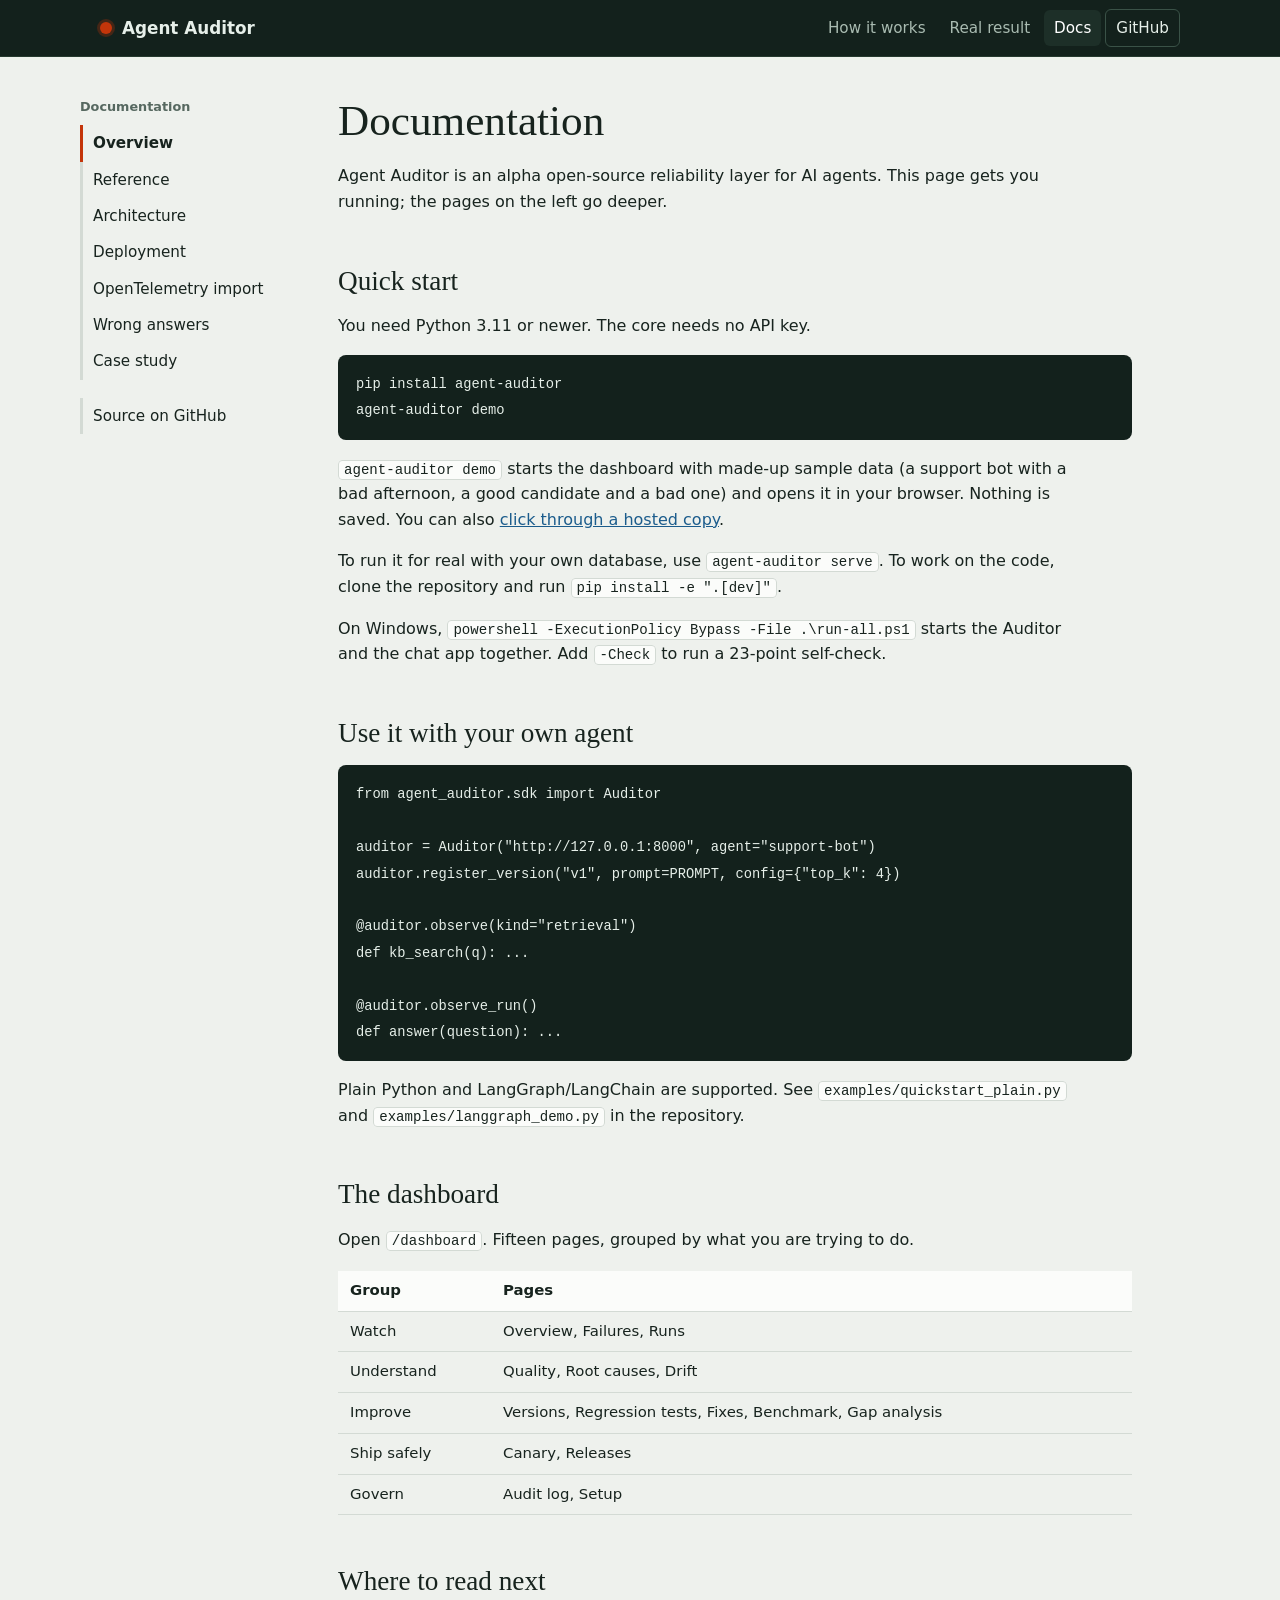
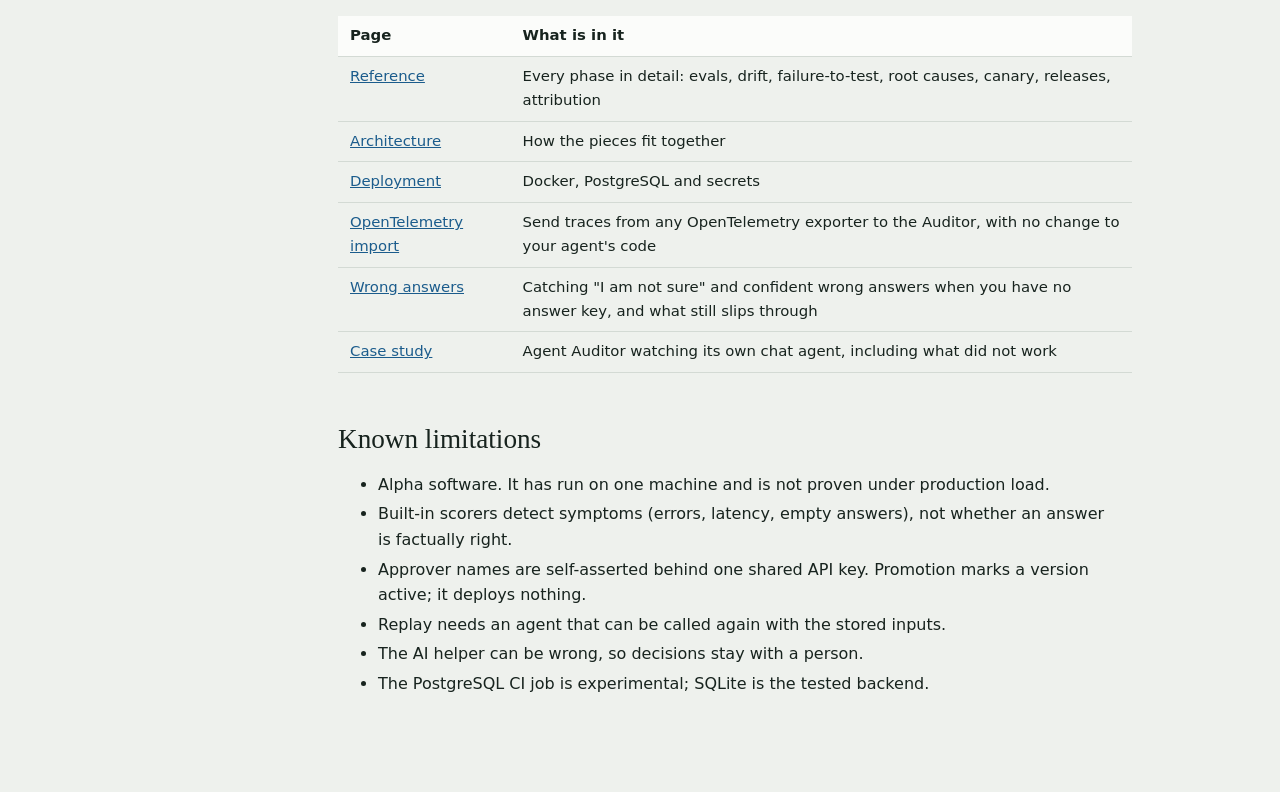
<file: site/docs/index.html>
<!doctype html>
<html lang="en">
<head>
<meta charset="utf-8">
<meta name="viewport" content="width=device-width,initial-scale=1">
<title>Documentation | Agent Auditor</title>
<meta name="description" content="Agent Auditor is an alpha open-source reliability layer for AI agents. This page gets you running; the pages on the left go deeper.">
<meta name="theme-color" content="#13211c">
<link rel="icon" href="data:image/svg+xml,%3Csvg xmlns='http://www.w3.org/2000/svg' viewBox='0 0 16 16'%3E%3Ccircle cx='8' cy='8' r='6' fill='%23c4350a'/%3E%3C/svg%3E">
<link rel="stylesheet" href="../style.css">
</head>
<body>
<a class="skip" href="#main">Skip to content</a>
<header class="bar"><div class="wrap">
  <a class="brand" href="../index.html"><span class="dot"></span>Agent Auditor</a>
  <nav aria-label="Main">
    <a href="../index.html#loop">How it works</a>
    <a href="../index.html#verdict">Real result</a>
    <a href="index.html" aria-current="page">Docs</a>
    <a class="gh" href="https://github.com/ArathiS1/agent-auditor">GitHub</a>
  </nav>
</div></header>
<div class="wrap docs">
  <aside class="side" aria-label="Documentation">
    <h4>Documentation</h4>
    <a href="index.html" aria-current="page">Overview</a>
    <a href="reference.html">Reference</a>
    <a href="architecture.html">Architecture</a>
    <a href="deployment.html">Deployment</a>
    <a href="importing-traces.html">OpenTelemetry import</a>
    <a href="answer-correctness.html">Wrong answers</a>
    <a href="case-study.html">Case study</a>
    <a class="ext" href="https://github.com/ArathiS1/agent-auditor">Source on GitHub</a>
  </aside>
  <main class="art" id="main">
<h1 id="documentation">Documentation</h1>
<p>Agent Auditor is an alpha open-source reliability layer for AI agents. This page gets you running; the pages on the left go deeper.</p>
<h2 id="quick-start">Quick start</h2>
<p>You need Python 3.11 or newer. The core needs no API key.</p>
<pre><code>pip install agent-auditor
agent-auditor demo
</code></pre>
<p><code>agent-auditor demo</code> starts the dashboard with made-up sample data (a support bot with a bad afternoon, a good candidate and a bad one) and opens it in your browser. Nothing is saved. You can also <a href="https://github.com/ArathiS1/agent-auditor/blob/main/demo/">click through a hosted copy</a>.</p>
<p>To run it for real with your own database, use <code>agent-auditor serve</code>. To work on the code, clone the repository and run <code>pip install -e ".[dev]"</code>.</p>
<p>On Windows, <code>powershell -ExecutionPolicy Bypass -File .\run-all.ps1</code> starts the Auditor and the chat app together. Add <code>-Check</code> to run a 23-point self-check.</p>
<h2 id="use-it-with-your-own-agent">Use it with your own agent</h2>
<pre><code class="language-python">from agent_auditor.sdk import Auditor

auditor = Auditor(&quot;http://127.0.0.1:8000&quot;, agent=&quot;support-bot&quot;)
auditor.register_version(&quot;v1&quot;, prompt=PROMPT, config={&quot;top_k&quot;: 4})

@auditor.observe(kind=&quot;retrieval&quot;)
def kb_search(q): ...

@auditor.observe_run()
def answer(question): ...
</code></pre>
<p>Plain Python and LangGraph/LangChain are supported. See <code>examples/quickstart_plain.py</code> and <code>examples/langgraph_demo.py</code> in the repository.</p>
<h2 id="the-dashboard">The dashboard</h2>
<p>Open <code>/dashboard</code>. Fifteen pages, grouped by what you are trying to do.</p>
<div class="tbl"><table>
<thead>
<tr>
<th>Group</th>
<th>Pages</th>
</tr>
</thead>
<tbody>
<tr>
<td>Watch</td>
<td>Overview, Failures, Runs</td>
</tr>
<tr>
<td>Understand</td>
<td>Quality, Root causes, Drift</td>
</tr>
<tr>
<td>Improve</td>
<td>Versions, Regression tests, Fixes, Benchmark, Gap analysis</td>
</tr>
<tr>
<td>Ship safely</td>
<td>Canary, Releases</td>
</tr>
<tr>
<td>Govern</td>
<td>Audit log, Setup</td>
</tr>
</tbody>
</table></div>
<h2 id="where-to-read-next">Where to read next</h2>
<div class="tbl"><table>
<thead>
<tr>
<th>Page</th>
<th>What is in it</th>
</tr>
</thead>
<tbody>
<tr>
<td><a href="reference.html">Reference</a></td>
<td>Every phase in detail: evals, drift, failure-to-test, root causes, canary, releases, attribution</td>
</tr>
<tr>
<td><a href="architecture.html">Architecture</a></td>
<td>How the pieces fit together</td>
</tr>
<tr>
<td><a href="deployment.html">Deployment</a></td>
<td>Docker, PostgreSQL and secrets</td>
</tr>
<tr>
<td><a href="importing-traces.html">OpenTelemetry import</a></td>
<td>Send traces from any OpenTelemetry exporter to the Auditor, with no change to your agent's code</td>
</tr>
<tr>
<td><a href="answer-correctness.html">Wrong answers</a></td>
<td>Catching "I am not sure" and confident wrong answers when you have no answer key, and what still slips through</td>
</tr>
<tr>
<td><a href="case-study.html">Case study</a></td>
<td>Agent Auditor watching its own chat agent, including what did not work</td>
</tr>
</tbody>
</table></div>
<h2 id="known-limitations">Known limitations</h2>
<ul>
<li>Alpha software. It has run on one machine and is not proven under production load.</li>
<li>Built-in scorers detect symptoms (errors, latency, empty answers), not whether an answer is factually right.</li>
<li>Approver names are self-asserted behind one shared API key. Promotion marks a version active; it deploys nothing.</li>
<li>Replay needs an agent that can be called again with the stored inputs.</li>
<li>The AI helper can be wrong, so decisions stay with a person.</li>
<li>The PostgreSQL CI job is experimental; SQLite is the tested backend.</li>
</ul>
  </main>
</div>
<script src="../site.js"></script>
</body>
</html>
</file>
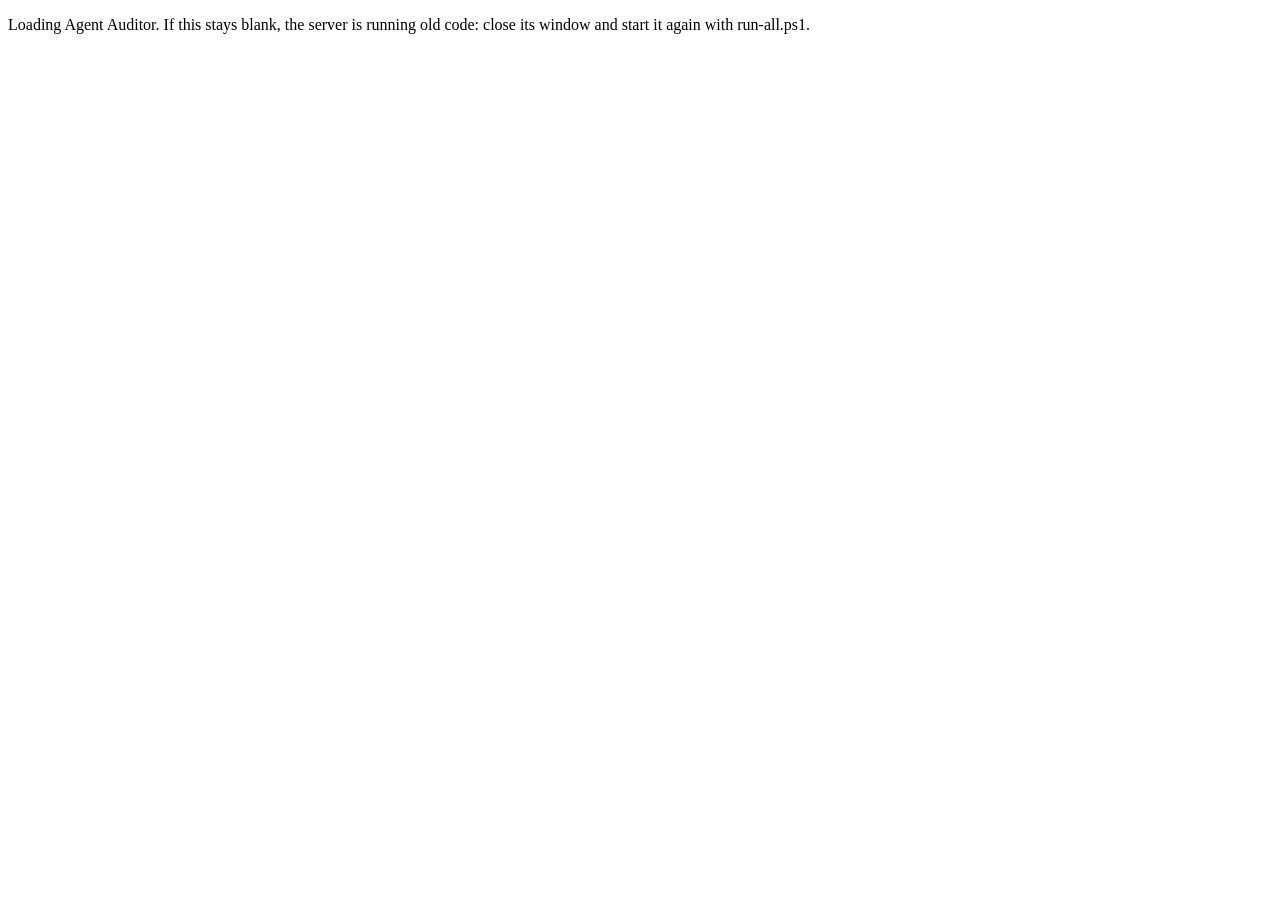
<file: src/agent_auditor/dashboard/index.html>
<!doctype html>
<html lang="en">
<head>
<meta charset="utf-8">
<meta name="viewport" content="width=device-width, initial-scale=1">
<title>Agent Auditor</title>
<style nonce="__NONCE__">
/*__CSS__*/
</style>
</head>
<body>
<noscript>Agent Auditor needs JavaScript to draw its pages.</noscript>
<p id="bootmsg">Loading Agent Auditor. If this stays blank, the server is running old code: close its window and start it again with run-all.ps1.</p>
<script nonce="__NONCE__">
/*__JS__*/
</script>
</body>
</html>
</file>
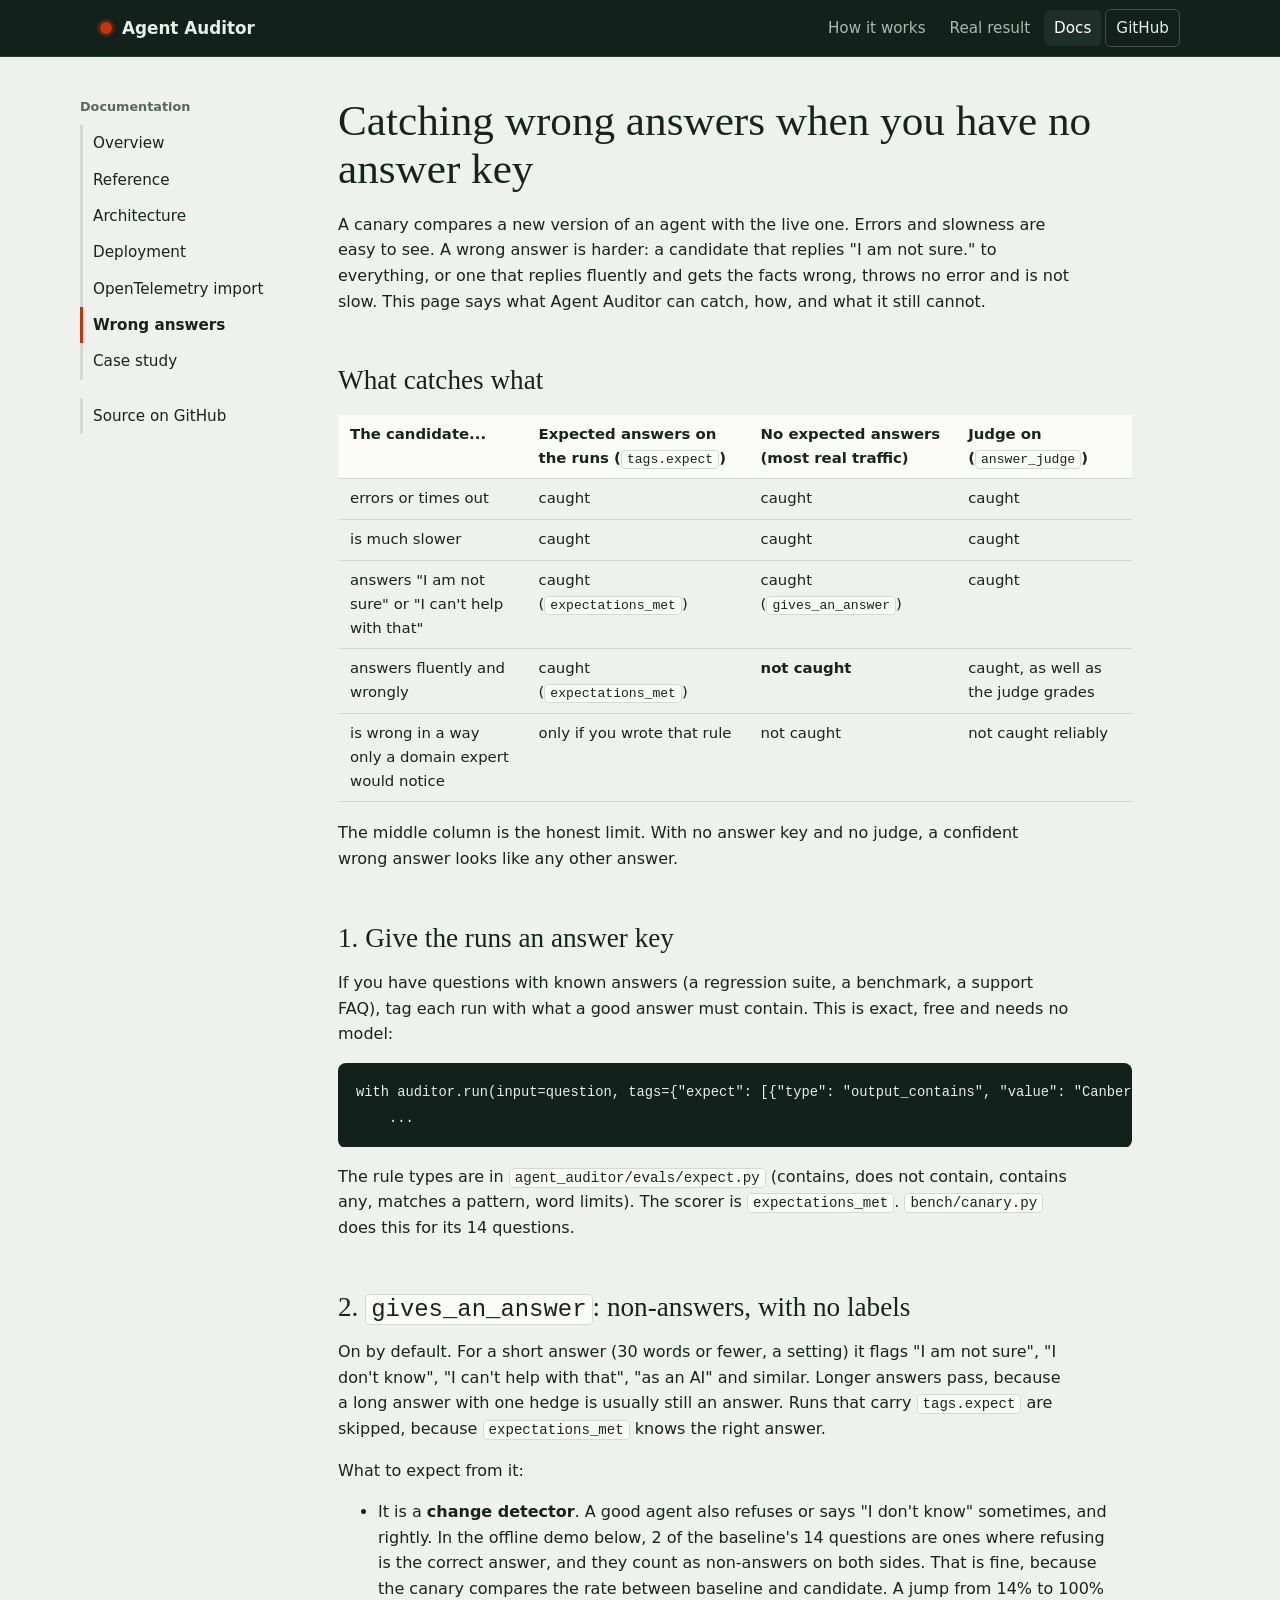
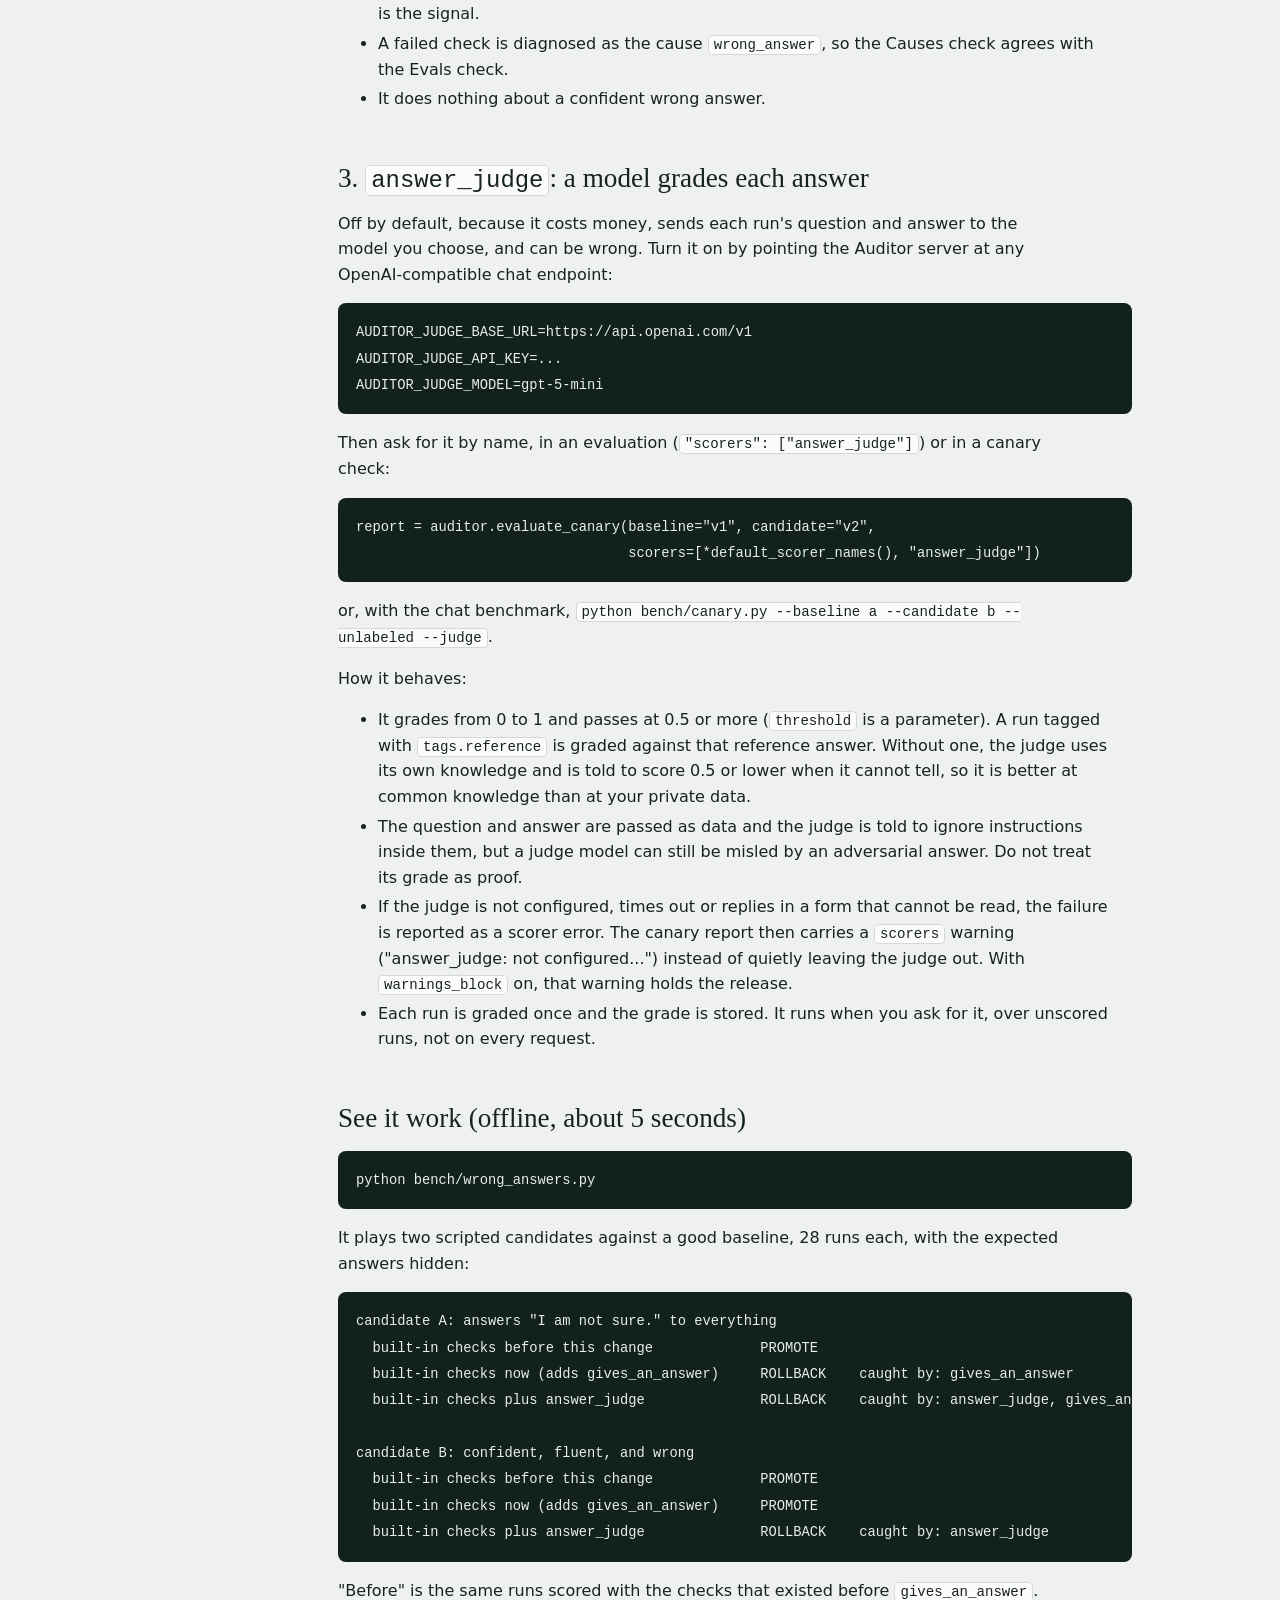
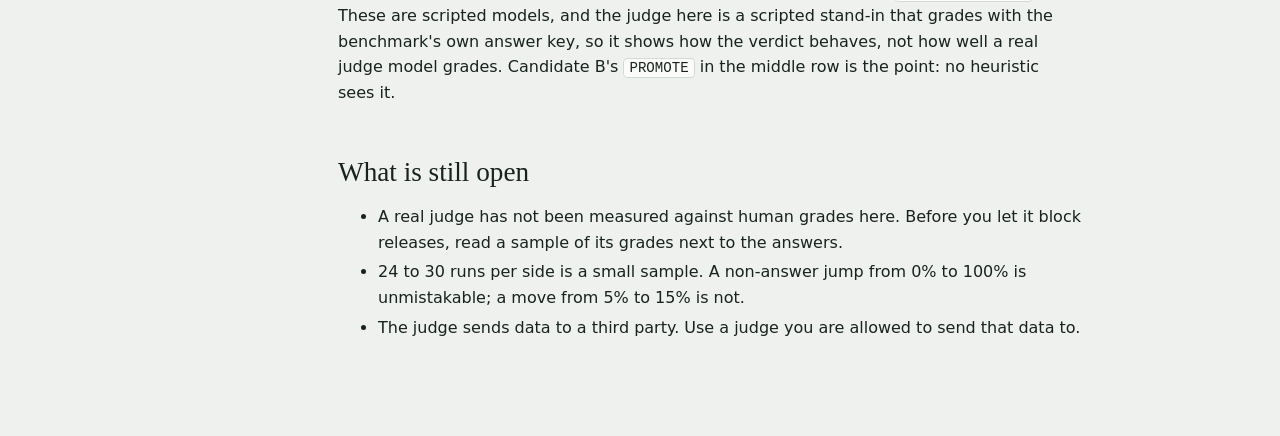
<file: site/docs/answer-correctness.html>
<!doctype html>
<html lang="en">
<head>
<meta charset="utf-8">
<meta name="viewport" content="width=device-width,initial-scale=1">
<title>Catching wrong answers when you have no answer key | Agent Auditor</title>
<meta name="description" content="A canary compares a new version of an agent with the live one. Errors and slowness are easy to see. A wrong answer is harder: a candidate that replies &quot;I am not sure.&quot; to everythin">
<meta name="theme-color" content="#13211c">
<link rel="icon" href="data:image/svg+xml,%3Csvg xmlns='http://www.w3.org/2000/svg' viewBox='0 0 16 16'%3E%3Ccircle cx='8' cy='8' r='6' fill='%23c4350a'/%3E%3C/svg%3E">
<link rel="stylesheet" href="../style.css">
</head>
<body>
<a class="skip" href="#main">Skip to content</a>
<header class="bar"><div class="wrap">
  <a class="brand" href="../index.html"><span class="dot"></span>Agent Auditor</a>
  <nav aria-label="Main">
    <a href="../index.html#loop">How it works</a>
    <a href="../index.html#verdict">Real result</a>
    <a href="index.html" aria-current="page">Docs</a>
    <a class="gh" href="https://github.com/ArathiS1/agent-auditor">GitHub</a>
  </nav>
</div></header>
<div class="wrap docs">
  <aside class="side" aria-label="Documentation">
    <h4>Documentation</h4>
    <a href="index.html">Overview</a>
    <a href="reference.html">Reference</a>
    <a href="architecture.html">Architecture</a>
    <a href="deployment.html">Deployment</a>
    <a href="importing-traces.html">OpenTelemetry import</a>
    <a href="answer-correctness.html" aria-current="page">Wrong answers</a>
    <a href="case-study.html">Case study</a>
    <a class="ext" href="https://github.com/ArathiS1/agent-auditor">Source on GitHub</a>
  </aside>
  <main class="art" id="main">
<h1 id="catching-wrong-answers-when-you-have-no-answer-key">Catching wrong answers when you have no answer key</h1>
<p>A canary compares a new version of an agent with the live one. Errors and slowness are easy to see. A wrong answer is
harder: a candidate that replies "I am not sure." to everything, or one that replies fluently and gets the facts wrong,
throws no error and is not slow. This page says what Agent Auditor can catch, how, and what it still cannot.</p>
<h2 id="what-catches-what">What catches what</h2>
<div class="tbl"><table>
<thead>
<tr>
<th>The candidate...</th>
<th>Expected answers on the runs (<code>tags.expect</code>)</th>
<th>No expected answers (most real traffic)</th>
<th>Judge on (<code>answer_judge</code>)</th>
</tr>
</thead>
<tbody>
<tr>
<td>errors or times out</td>
<td>caught</td>
<td>caught</td>
<td>caught</td>
</tr>
<tr>
<td>is much slower</td>
<td>caught</td>
<td>caught</td>
<td>caught</td>
</tr>
<tr>
<td>answers "I am not sure" or "I can't help with that"</td>
<td>caught (<code>expectations_met</code>)</td>
<td>caught (<code>gives_an_answer</code>)</td>
<td>caught</td>
</tr>
<tr>
<td>answers fluently and wrongly</td>
<td>caught (<code>expectations_met</code>)</td>
<td><strong>not caught</strong></td>
<td>caught, as well as the judge grades</td>
</tr>
<tr>
<td>is wrong in a way only a domain expert would notice</td>
<td>only if you wrote that rule</td>
<td>not caught</td>
<td>not caught reliably</td>
</tr>
</tbody>
</table></div>
<p>The middle column is the honest limit. With no answer key and no judge, a confident wrong answer looks like any other answer.</p>
<h2 id="1-give-the-runs-an-answer-key">1. Give the runs an answer key</h2>
<p>If you have questions with known answers (a regression suite, a benchmark, a support FAQ), tag each run with what a good
answer must contain. This is exact, free and needs no model:</p>
<pre><code class="language-python">with auditor.run(input=question, tags={&quot;expect&quot;: [{&quot;type&quot;: &quot;output_contains&quot;, &quot;value&quot;: &quot;Canberra&quot;}]}):
    ...
</code></pre>
<p>The rule types are in <code>agent_auditor/evals/expect.py</code> (contains, does not contain, contains any, matches a pattern, word
limits). The scorer is <code>expectations_met</code>. <code>bench/canary.py</code> does this for its 14 questions.</p>
<h2 id="2-gives_an_answer-non-answers-with-no-labels">2. <code>gives_an_answer</code>: non-answers, with no labels</h2>
<p>On by default. For a short answer (30 words or fewer, a setting) it flags "I am not sure", "I don't know", "I can't help with
that", "as an AI" and similar. Longer answers pass, because a long answer with one hedge is usually still an answer. Runs that
carry <code>tags.expect</code> are skipped, because <code>expectations_met</code> knows the right answer.</p>
<p>What to expect from it:</p>
<ul>
<li>It is a <strong>change detector</strong>. A good agent also refuses or says "I don't know" sometimes, and rightly. In the offline demo
  below, 2 of the baseline's 14 questions are ones where refusing is the correct answer, and they count as non-answers on both
  sides. That is fine, because the canary compares the rate between baseline and candidate. A jump from 14% to 100% is the signal.</li>
<li>A failed check is diagnosed as the cause <code>wrong_answer</code>, so the Causes check agrees with the Evals check.</li>
<li>It does nothing about a confident wrong answer.</li>
</ul>
<h2 id="3-answer_judge-a-model-grades-each-answer">3. <code>answer_judge</code>: a model grades each answer</h2>
<p>Off by default, because it costs money, sends each run's question and answer to the model you choose, and can be wrong.
Turn it on by pointing the Auditor server at any OpenAI-compatible chat endpoint:</p>
<pre><code>AUDITOR_JUDGE_BASE_URL=https://api.openai.com/v1
AUDITOR_JUDGE_API_KEY=...
AUDITOR_JUDGE_MODEL=gpt-5-mini
</code></pre>
<p>Then ask for it by name, in an evaluation (<code>"scorers": ["answer_judge"]</code>) or in a canary check:</p>
<pre><code class="language-python">report = auditor.evaluate_canary(baseline=&quot;v1&quot;, candidate=&quot;v2&quot;,
                                 scorers=[*default_scorer_names(), &quot;answer_judge&quot;])
</code></pre>
<p>or, with the chat benchmark, <code>python bench/canary.py --baseline a --candidate b --unlabeled --judge</code>.</p>
<p>How it behaves:</p>
<ul>
<li>It grades from 0 to 1 and passes at 0.5 or more (<code>threshold</code> is a parameter). A run tagged with <code>tags.reference</code> is graded
  against that reference answer. Without one, the judge uses its own knowledge and is told to score 0.5 or lower when it cannot
  tell, so it is better at common knowledge than at your private data.</li>
<li>The question and answer are passed as data and the judge is told to ignore instructions inside them, but a judge model can
  still be misled by an adversarial answer. Do not treat its grade as proof.</li>
<li>If the judge is not configured, times out or replies in a form that cannot be read, the failure is reported as a scorer
  error. The canary report then carries a <code>scorers</code> warning ("answer_judge: not configured...") instead of quietly leaving the
  judge out. With <code>warnings_block</code> on, that warning holds the release.</li>
<li>Each run is graded once and the grade is stored. It runs when you ask for it, over unscored runs, not on every request.</li>
</ul>
<h2 id="see-it-work-offline-about-5-seconds">See it work (offline, about 5 seconds)</h2>
<pre><code>python bench/wrong_answers.py
</code></pre>
<p>It plays two scripted candidates against a good baseline, 28 runs each, with the expected answers hidden:</p>
<pre><code>candidate A: answers &quot;I am not sure.&quot; to everything
  built-in checks before this change             PROMOTE
  built-in checks now (adds gives_an_answer)     ROLLBACK    caught by: gives_an_answer
  built-in checks plus answer_judge              ROLLBACK    caught by: answer_judge, gives_an_answer

candidate B: confident, fluent, and wrong
  built-in checks before this change             PROMOTE
  built-in checks now (adds gives_an_answer)     PROMOTE
  built-in checks plus answer_judge              ROLLBACK    caught by: answer_judge
</code></pre>
<p>"Before" is the same runs scored with the checks that existed before <code>gives_an_answer</code>. These are scripted models, and the
judge here is a scripted stand-in that grades with the benchmark's own answer key, so it shows how the verdict behaves, not
how well a real judge model grades. Candidate B's <code>PROMOTE</code> in the middle row is the point: no heuristic sees it.</p>
<h2 id="what-is-still-open">What is still open</h2>
<ul>
<li>A real judge has not been measured against human grades here. Before you let it block releases, read a sample of its
  grades next to the answers.</li>
<li>24 to 30 runs per side is a small sample. A non-answer jump from 0% to 100% is unmistakable; a move from 5% to 15% is not.</li>
<li>The judge sends data to a third party. Use a judge you are allowed to send that data to.</li>
</ul>
  </main>
</div>
<script src="../site.js"></script>
</body>
</html>
</file>
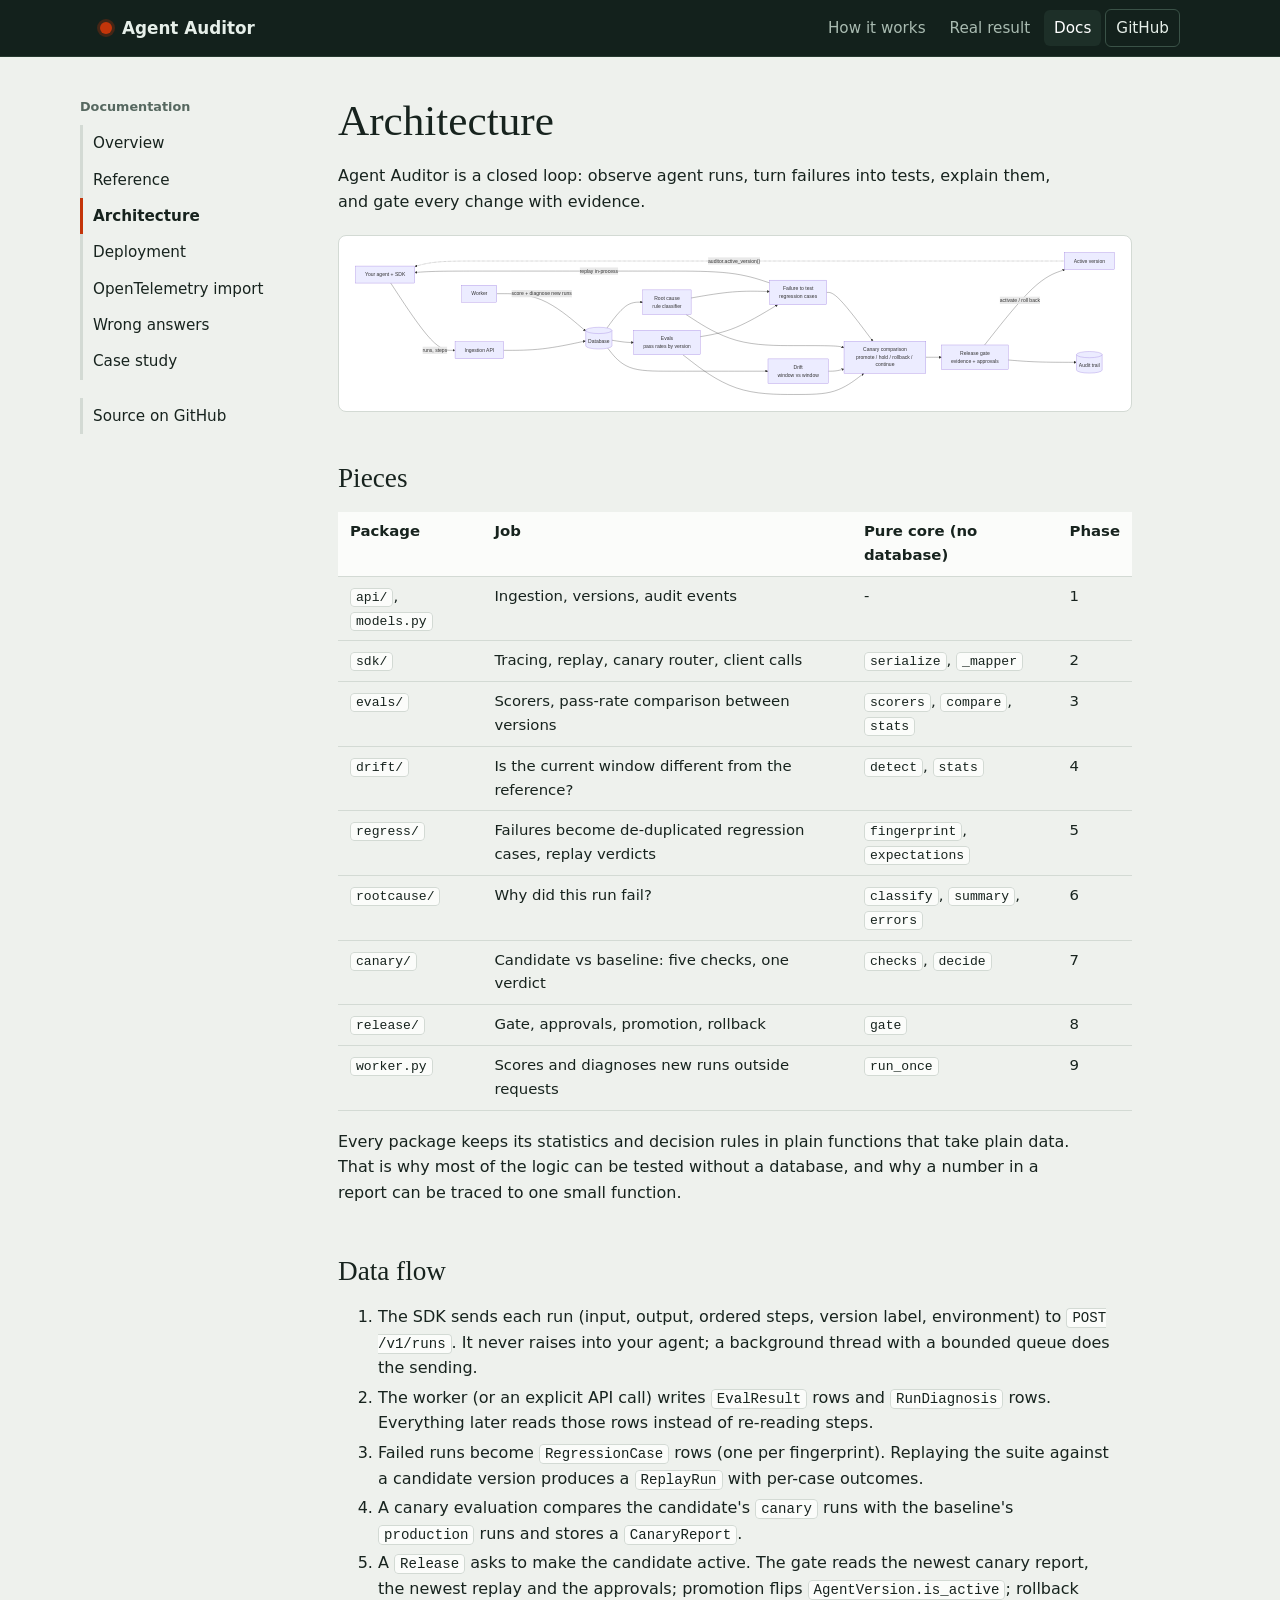
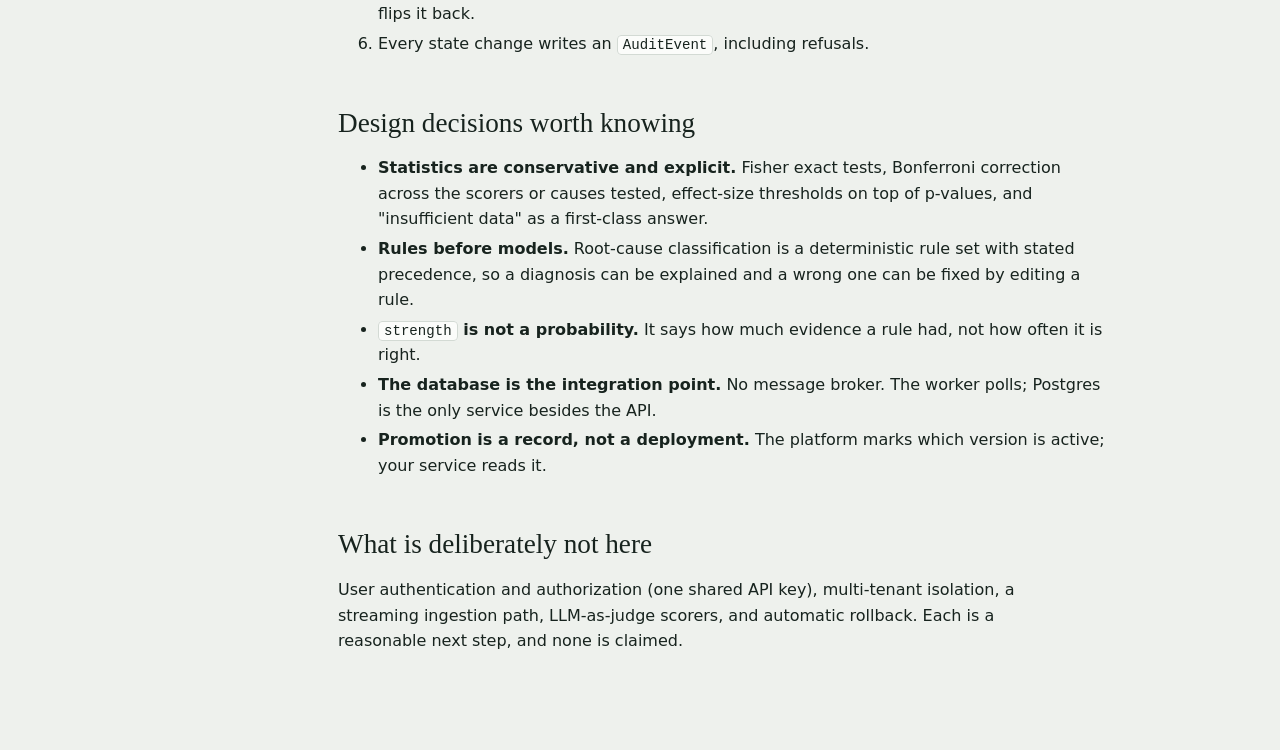
<file: site/docs/architecture.html>
<!doctype html>
<html lang="en">
<head>
<meta charset="utf-8">
<meta name="viewport" content="width=device-width,initial-scale=1">
<title>Architecture | Agent Auditor</title>
<meta name="description" content="Agent Auditor is a closed loop: observe agent runs, turn failures into tests, explain them, and gate every change with evidence.">
<meta name="theme-color" content="#13211c">
<link rel="icon" href="data:image/svg+xml,%3Csvg xmlns='http://www.w3.org/2000/svg' viewBox='0 0 16 16'%3E%3Ccircle cx='8' cy='8' r='6' fill='%23c4350a'/%3E%3C/svg%3E">
<link rel="stylesheet" href="../style.css">
</head>
<body>
<a class="skip" href="#main">Skip to content</a>
<header class="bar"><div class="wrap">
  <a class="brand" href="../index.html"><span class="dot"></span>Agent Auditor</a>
  <nav aria-label="Main">
    <a href="../index.html#loop">How it works</a>
    <a href="../index.html#verdict">Real result</a>
    <a href="index.html" aria-current="page">Docs</a>
    <a class="gh" href="https://github.com/ArathiS1/agent-auditor">GitHub</a>
  </nav>
</div></header>
<div class="wrap docs">
  <aside class="side" aria-label="Documentation">
    <h4>Documentation</h4>
    <a href="index.html">Overview</a>
    <a href="reference.html">Reference</a>
    <a href="architecture.html" aria-current="page">Architecture</a>
    <a href="deployment.html">Deployment</a>
    <a href="importing-traces.html">OpenTelemetry import</a>
    <a href="answer-correctness.html">Wrong answers</a>
    <a href="case-study.html">Case study</a>
    <a class="ext" href="https://github.com/ArathiS1/agent-auditor">Source on GitHub</a>
  </aside>
  <main class="art" id="main">
<h1 id="architecture">Architecture</h1>
<p>Agent Auditor is a closed loop: observe agent runs, turn failures into tests, explain them, and gate every change
with evidence.</p>
<a href="https://github.com/ArathiS1/agent-auditor/blob/main/assets/architecture.svg"><img class="diagram" src="../assets/architecture.svg" alt="Flow diagram of the architecture described below"></a>
<h2 id="pieces">Pieces</h2>
<div class="tbl"><table>
<thead>
<tr>
<th>Package</th>
<th>Job</th>
<th>Pure core (no database)</th>
<th>Phase</th>
</tr>
</thead>
<tbody>
<tr>
<td><code>api/</code>, <code>models.py</code></td>
<td>Ingestion, versions, audit events</td>
<td>-</td>
<td>1</td>
</tr>
<tr>
<td><code>sdk/</code></td>
<td>Tracing, replay, canary router, client calls</td>
<td><code>serialize</code>, <code>_mapper</code></td>
<td>2</td>
</tr>
<tr>
<td><code>evals/</code></td>
<td>Scorers, pass-rate comparison between versions</td>
<td><code>scorers</code>, <code>compare</code>, <code>stats</code></td>
<td>3</td>
</tr>
<tr>
<td><code>drift/</code></td>
<td>Is the current window different from the reference?</td>
<td><code>detect</code>, <code>stats</code></td>
<td>4</td>
</tr>
<tr>
<td><code>regress/</code></td>
<td>Failures become de-duplicated regression cases, replay verdicts</td>
<td><code>fingerprint</code>, <code>expectations</code></td>
<td>5</td>
</tr>
<tr>
<td><code>rootcause/</code></td>
<td>Why did this run fail?</td>
<td><code>classify</code>, <code>summary</code>, <code>errors</code></td>
<td>6</td>
</tr>
<tr>
<td><code>canary/</code></td>
<td>Candidate vs baseline: five checks, one verdict</td>
<td><code>checks</code>, <code>decide</code></td>
<td>7</td>
</tr>
<tr>
<td><code>release/</code></td>
<td>Gate, approvals, promotion, rollback</td>
<td><code>gate</code></td>
<td>8</td>
</tr>
<tr>
<td><code>worker.py</code></td>
<td>Scores and diagnoses new runs outside requests</td>
<td><code>run_once</code></td>
<td>9</td>
</tr>
</tbody>
</table></div>
<p>Every package keeps its statistics and decision rules in plain functions that take plain data. That is why most of
the logic can be tested without a database, and why a number in a report can be traced to one small function.</p>
<h2 id="data-flow">Data flow</h2>
<ol>
<li>The SDK sends each run (input, output, ordered steps, version label, environment) to <code>POST /v1/runs</code>.
   It never raises into your agent; a background thread with a bounded queue does the sending.</li>
<li>The worker (or an explicit API call) writes <code>EvalResult</code> rows and <code>RunDiagnosis</code> rows. Everything later reads
   those rows instead of re-reading steps.</li>
<li>Failed runs become <code>RegressionCase</code> rows (one per fingerprint). Replaying the suite against a candidate version
   produces a <code>ReplayRun</code> with per-case outcomes.</li>
<li>A canary evaluation compares the candidate's <code>canary</code> runs with the baseline's <code>production</code> runs and stores a
   <code>CanaryReport</code>.</li>
<li>A <code>Release</code> asks to make the candidate active. The gate reads the newest canary report, the newest replay and the
   approvals; promotion flips <code>AgentVersion.is_active</code>; rollback flips it back.</li>
<li>Every state change writes an <code>AuditEvent</code>, including refusals.</li>
</ol>
<h2 id="design-decisions-worth-knowing">Design decisions worth knowing</h2>
<ul>
<li><strong>Statistics are conservative and explicit.</strong> Fisher exact tests, Bonferroni correction across the scorers or
  causes tested, effect-size thresholds on top of p-values, and "insufficient data" as a first-class answer.</li>
<li><strong>Rules before models.</strong> Root-cause classification is a deterministic rule set with stated precedence, so a
  diagnosis can be explained and a wrong one can be fixed by editing a rule.</li>
<li><strong><code>strength</code> is not a probability.</strong> It says how much evidence a rule had, not how often it is right.</li>
<li><strong>The database is the integration point.</strong> No message broker. The worker polls; Postgres is the only service
  besides the API.</li>
<li><strong>Promotion is a record, not a deployment.</strong> The platform marks which version is active; your service reads it.</li>
</ul>
<h2 id="what-is-deliberately-not-here">What is deliberately not here</h2>
<p>User authentication and authorization (one shared API key), multi-tenant isolation, a streaming ingestion path,
LLM-as-judge scorers, and automatic rollback. Each is a reasonable next step, and none is claimed.</p>
  </main>
</div>
<script src="../site.js"></script>
</body>
</html>
</file>
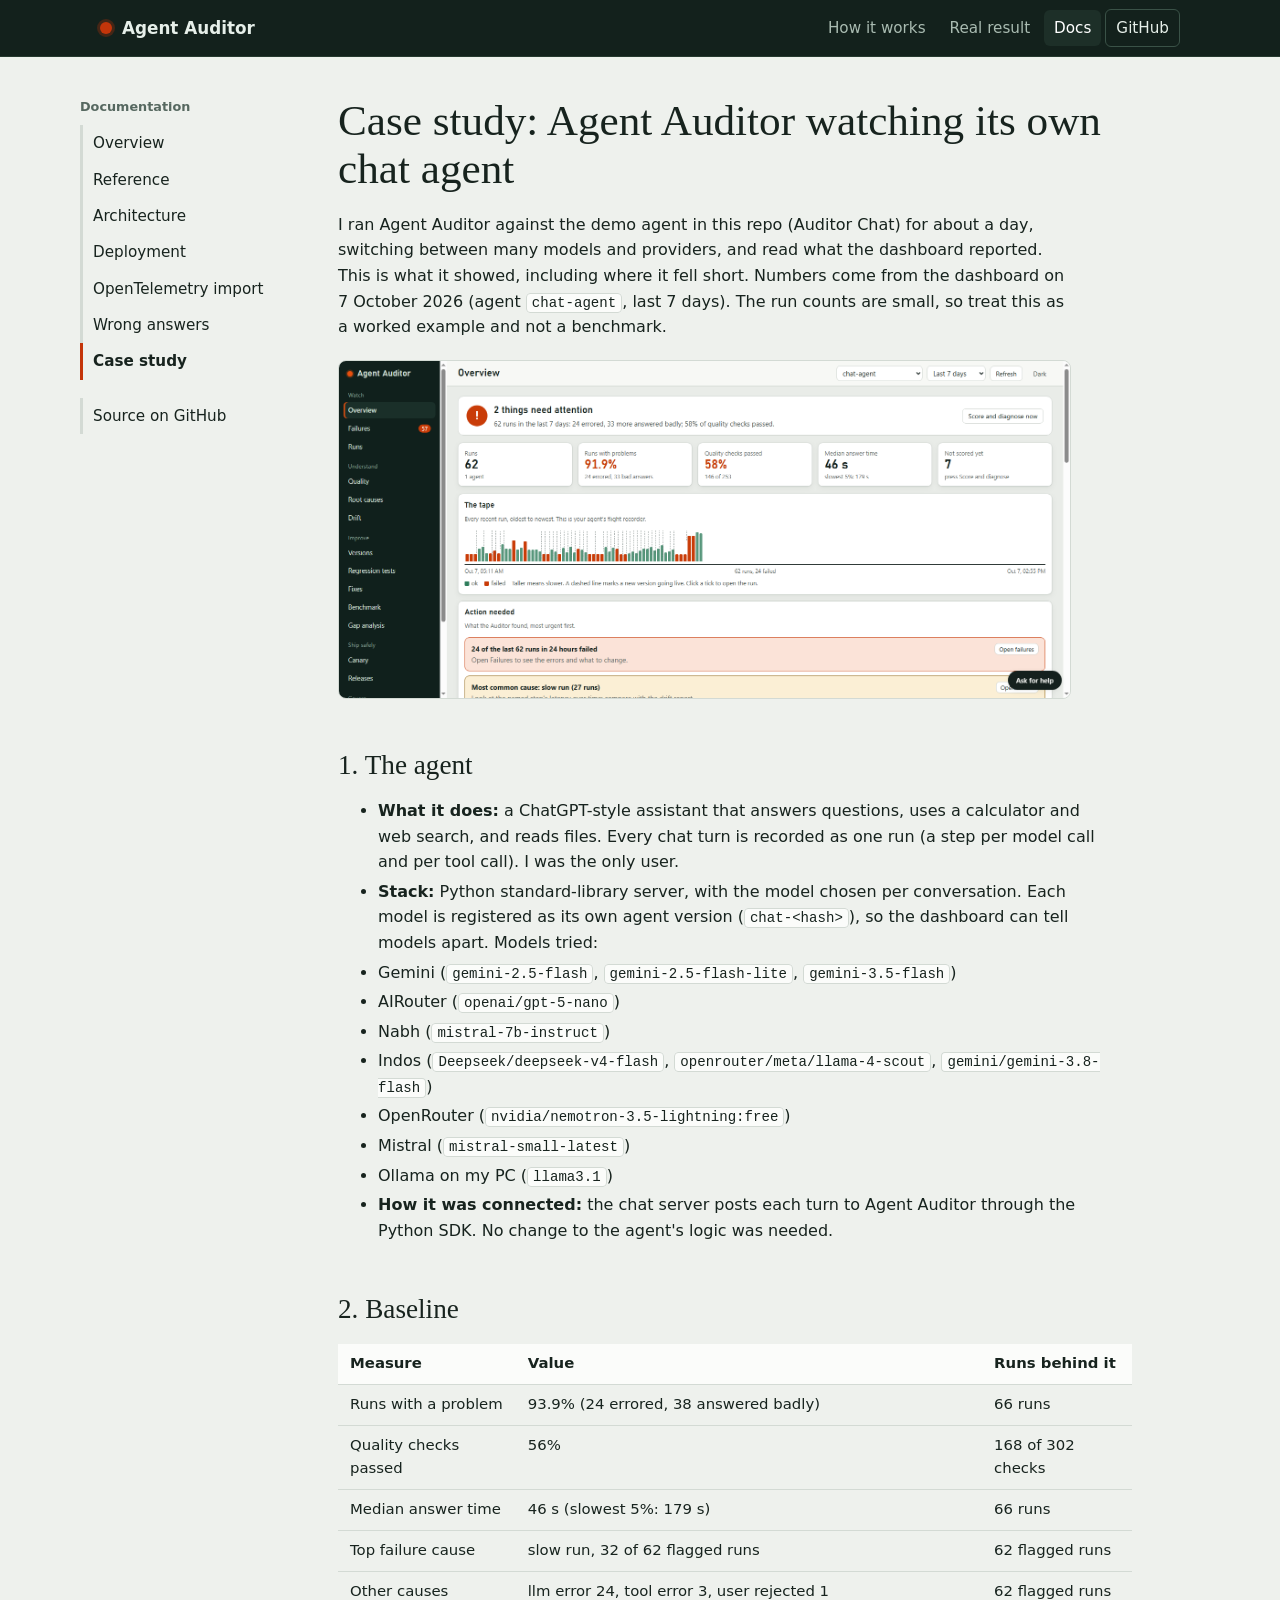
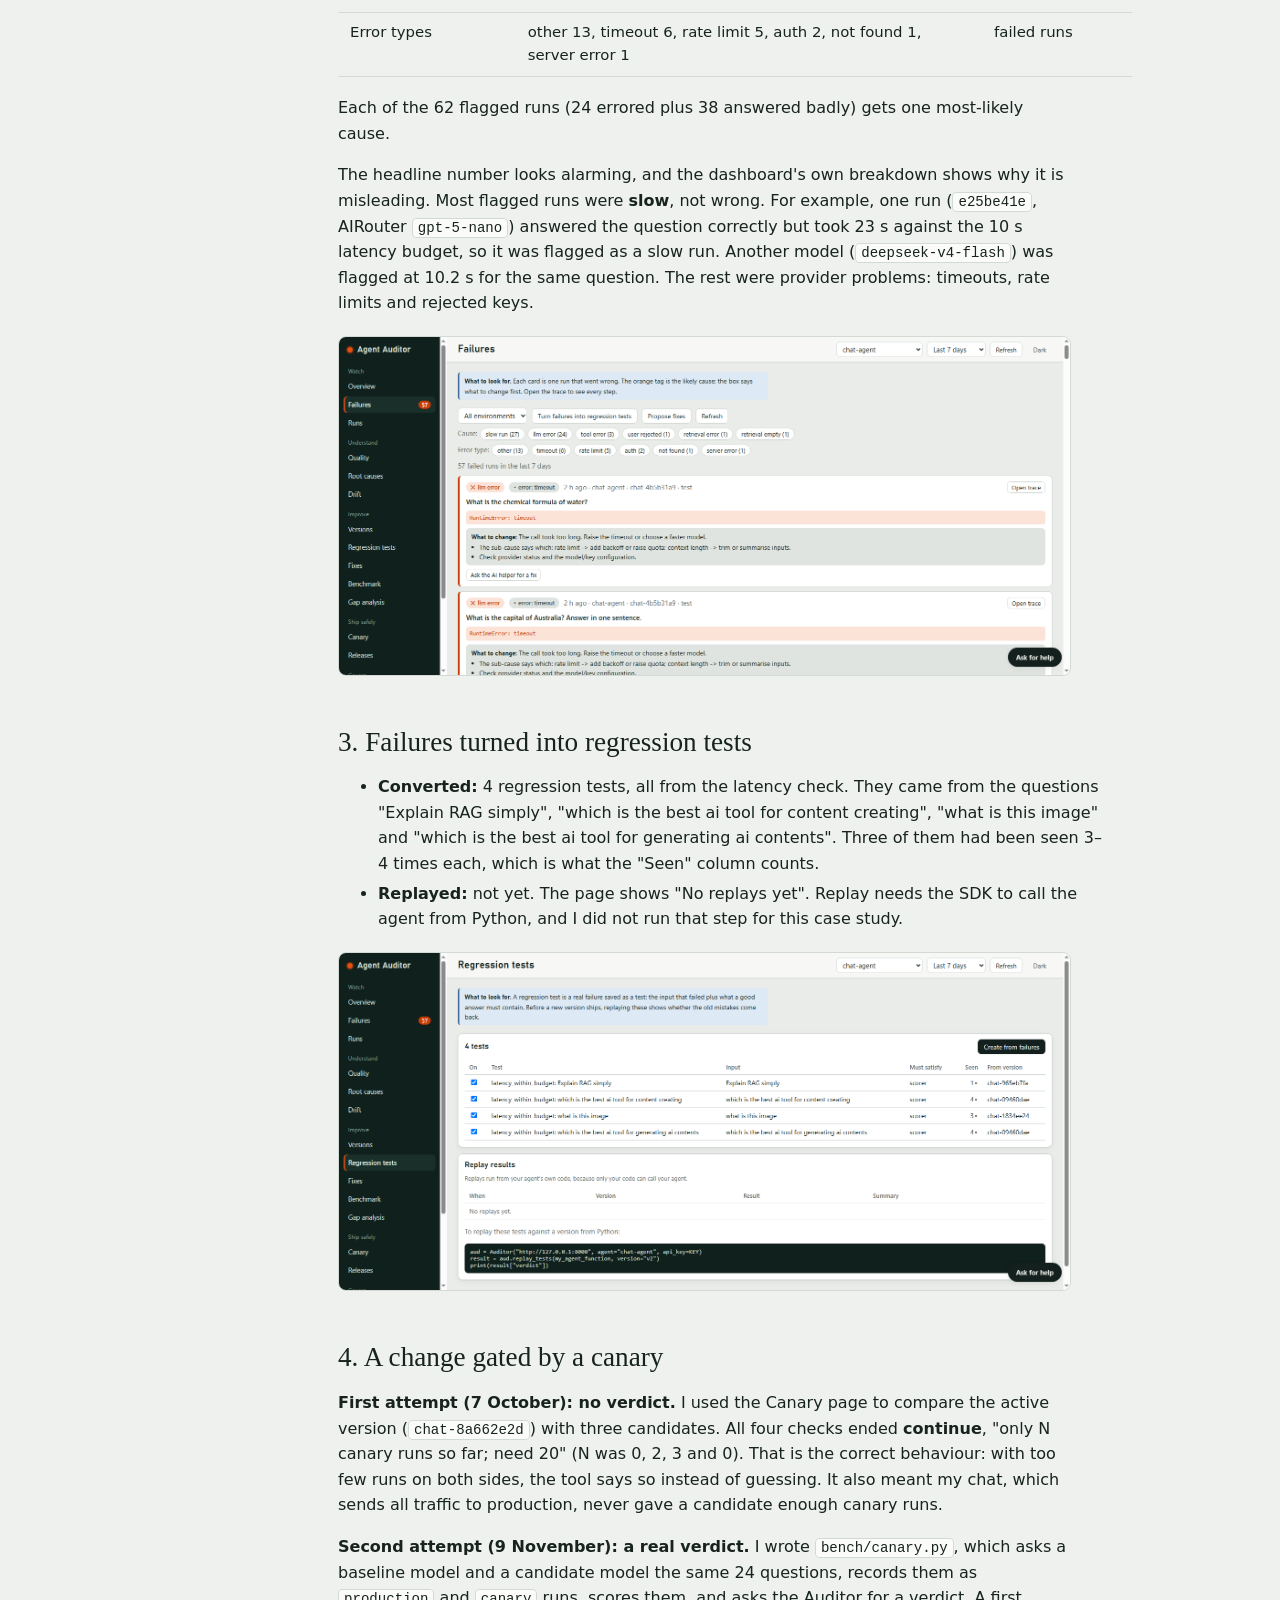
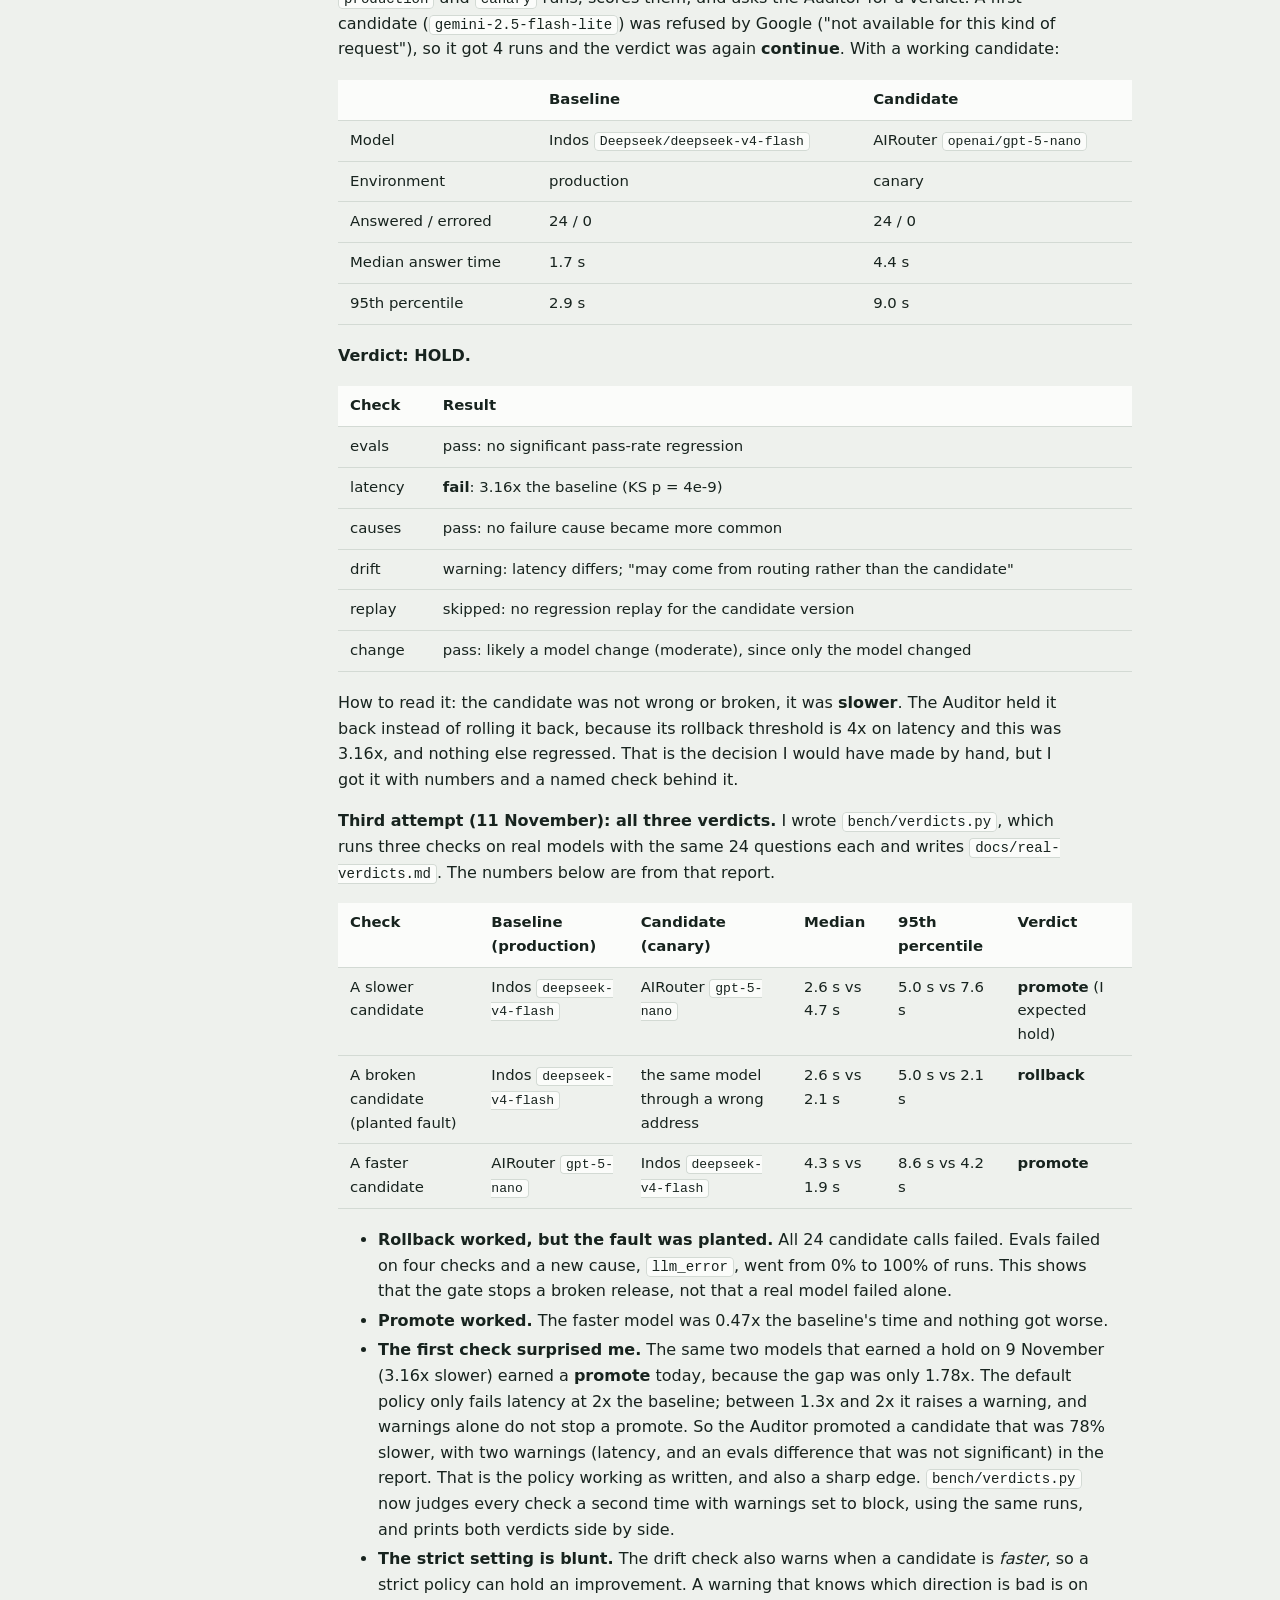
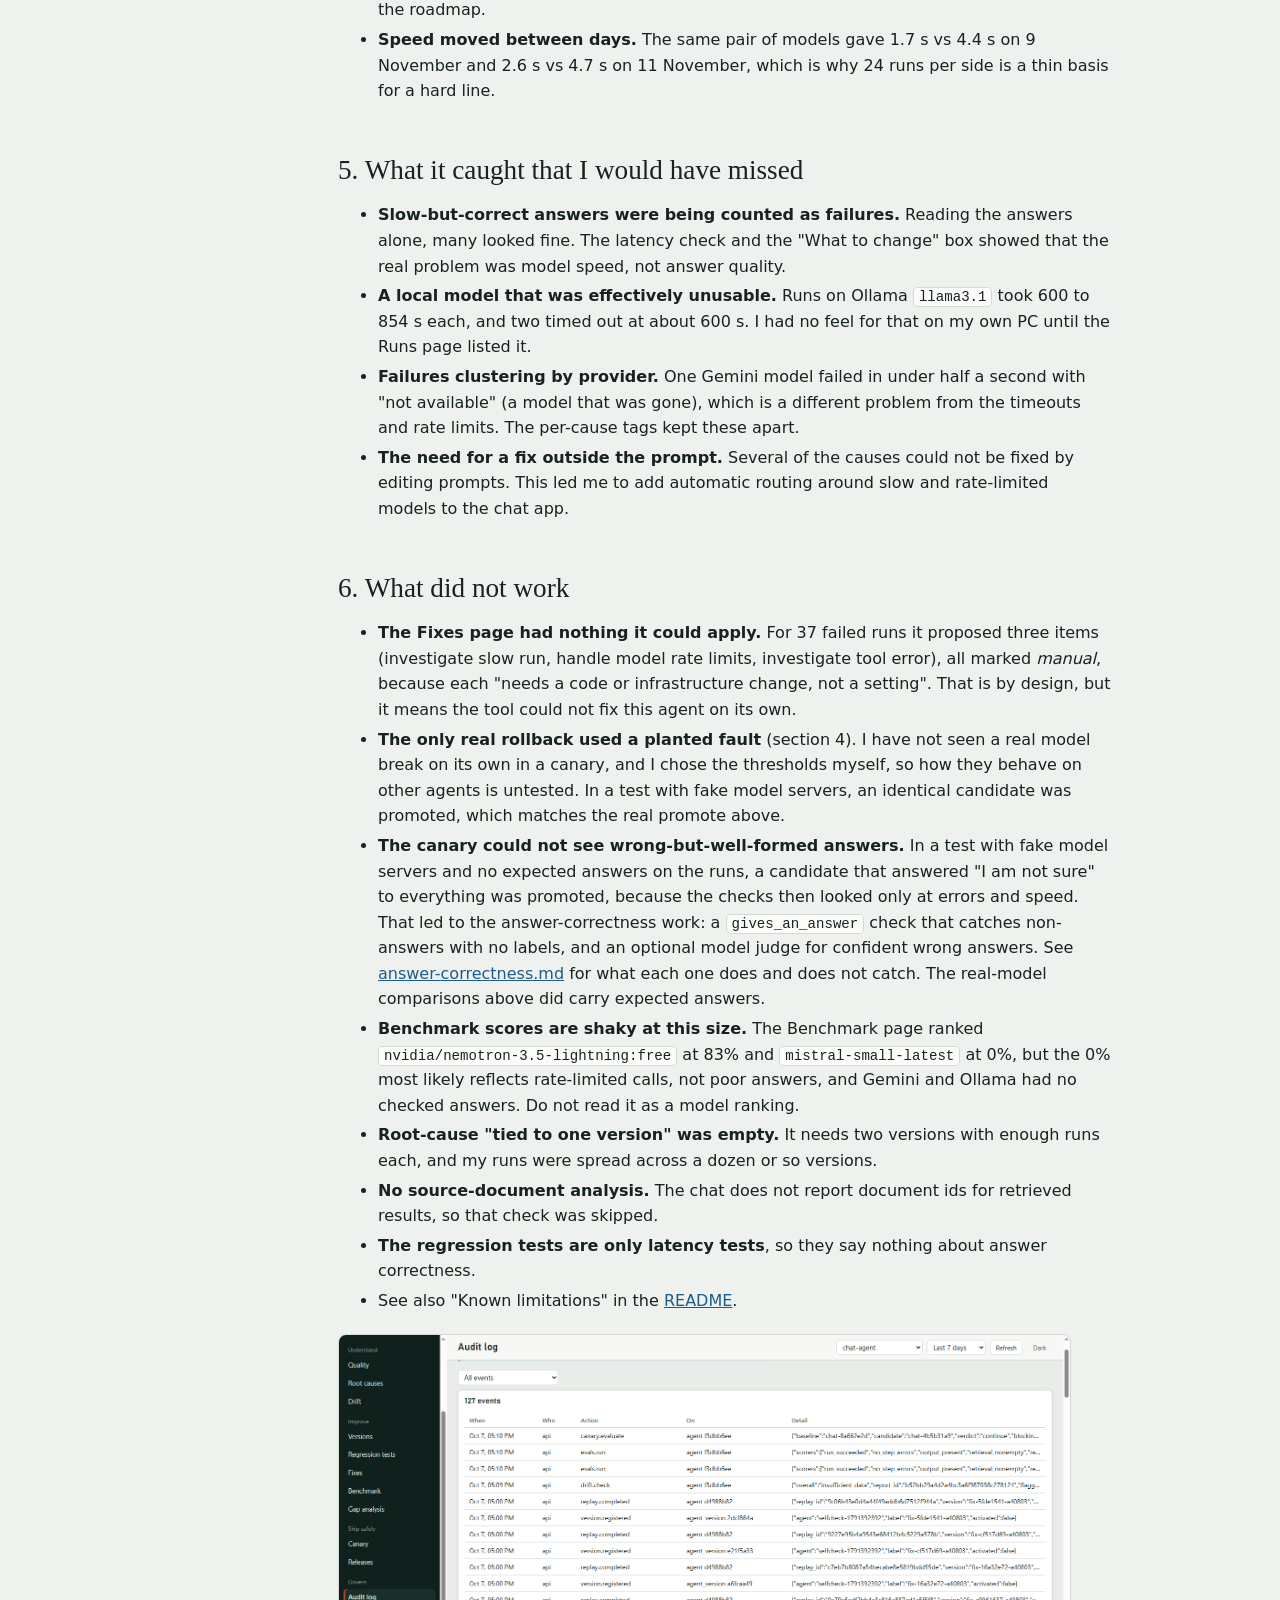
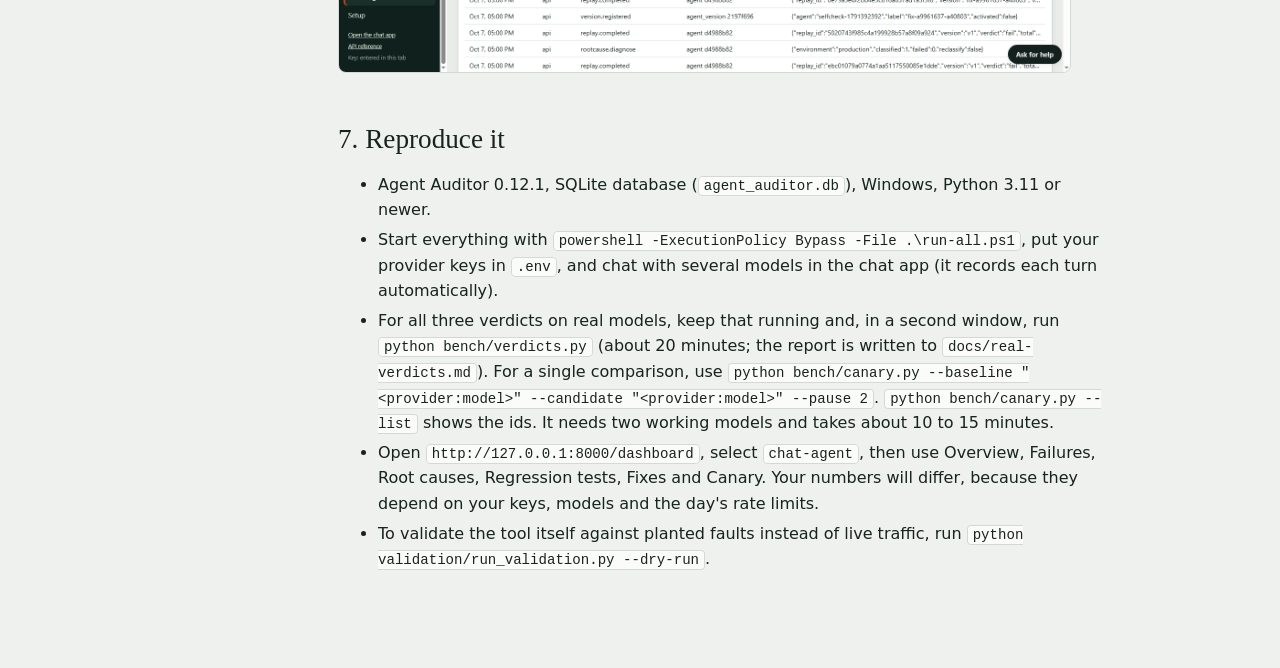
<file: site/docs/case-study.html>
<!doctype html>
<html lang="en">
<head>
<meta charset="utf-8">
<meta name="viewport" content="width=device-width,initial-scale=1">
<title>Case study: Agent Auditor watching its own chat agent | Agent Auditor</title>
<meta name="description" content="I ran Agent Auditor against the demo agent in this repo (Auditor Chat) for about a day, switching between many models and providers, and read what the dashboard reported. This is w">
<meta name="theme-color" content="#13211c">
<link rel="icon" href="data:image/svg+xml,%3Csvg xmlns='http://www.w3.org/2000/svg' viewBox='0 0 16 16'%3E%3Ccircle cx='8' cy='8' r='6' fill='%23c4350a'/%3E%3C/svg%3E">
<link rel="stylesheet" href="../style.css">
</head>
<body>
<a class="skip" href="#main">Skip to content</a>
<header class="bar"><div class="wrap">
  <a class="brand" href="../index.html"><span class="dot"></span>Agent Auditor</a>
  <nav aria-label="Main">
    <a href="../index.html#loop">How it works</a>
    <a href="../index.html#verdict">Real result</a>
    <a href="index.html" aria-current="page">Docs</a>
    <a class="gh" href="https://github.com/ArathiS1/agent-auditor">GitHub</a>
  </nav>
</div></header>
<div class="wrap docs">
  <aside class="side" aria-label="Documentation">
    <h4>Documentation</h4>
    <a href="index.html">Overview</a>
    <a href="reference.html">Reference</a>
    <a href="architecture.html">Architecture</a>
    <a href="deployment.html">Deployment</a>
    <a href="importing-traces.html">OpenTelemetry import</a>
    <a href="answer-correctness.html">Wrong answers</a>
    <a href="case-study.html" aria-current="page">Case study</a>
    <a class="ext" href="https://github.com/ArathiS1/agent-auditor">Source on GitHub</a>
  </aside>
  <main class="art" id="main">
<h1 id="case-study-agent-auditor-watching-its-own-chat-agent">Case study: Agent Auditor watching its own chat agent</h1>
<p>I ran Agent Auditor against the demo agent in this repo (Auditor Chat) for about a day, switching between many models
and providers, and read what the dashboard reported. This is what it showed, including where it fell short.
Numbers come from the dashboard on 7 October 2026 (agent <code>chat-agent</code>, last 7 days). The run counts are small, so treat
this as a worked example and not a benchmark.</p>
<p><img alt="Overview" src="../assets/overview.png" /></p>
<h2 id="1-the-agent">1. The agent</h2>
<ul>
<li><strong>What it does:</strong> a ChatGPT-style assistant that answers questions, uses a calculator and web search, and reads files.
  Every chat turn is recorded as one run (a step per model call and per tool call). I was the only user.</li>
<li><strong>Stack:</strong> Python standard-library server, with the model chosen per conversation. Each model is registered as its
  own agent version (<code>chat-&lt;hash&gt;</code>), so the dashboard can tell models apart. Models tried:</li>
<li>Gemini (<code>gemini-2.5-flash</code>, <code>gemini-2.5-flash-lite</code>, <code>gemini-3.5-flash</code>)</li>
<li>AIRouter (<code>openai/gpt-5-nano</code>)</li>
<li>Nabh (<code>mistral-7b-instruct</code>)</li>
<li>Indos (<code>Deepseek/deepseek-v4-flash</code>, <code>openrouter/meta/llama-4-scout</code>, <code>gemini/gemini-3.8-flash</code>)</li>
<li>OpenRouter (<code>nvidia/nemotron-3.5-lightning:free</code>)</li>
<li>Mistral (<code>mistral-small-latest</code>)</li>
<li>Ollama on my PC (<code>llama3.1</code>)</li>
<li><strong>How it was connected:</strong> the chat server posts each turn to Agent Auditor through the Python SDK. No change to the
  agent's logic was needed.</li>
</ul>
<h2 id="2-baseline">2. Baseline</h2>
<div class="tbl"><table>
<thead>
<tr>
<th>Measure</th>
<th>Value</th>
<th>Runs behind it</th>
</tr>
</thead>
<tbody>
<tr>
<td>Runs with a problem</td>
<td>93.9% (24 errored, 38 answered badly)</td>
<td>66 runs</td>
</tr>
<tr>
<td>Quality checks passed</td>
<td>56%</td>
<td>168 of 302 checks</td>
</tr>
<tr>
<td>Median answer time</td>
<td>46 s (slowest 5%: 179 s)</td>
<td>66 runs</td>
</tr>
<tr>
<td>Top failure cause</td>
<td>slow run, 32 of 62 flagged runs</td>
<td>62 flagged runs</td>
</tr>
<tr>
<td>Other causes</td>
<td>llm error 24, tool error 3, user rejected 1</td>
<td>62 flagged runs</td>
</tr>
<tr>
<td>Error types</td>
<td>other 13, timeout 6, rate limit 5, auth 2, not found 1, server error 1</td>
<td>failed runs</td>
</tr>
</tbody>
</table></div>
<p>Each of the 62 flagged runs (24 errored plus 38 answered badly) gets one most-likely cause.</p>
<p>The headline number looks alarming, and the dashboard's own breakdown shows why it is misleading. Most flagged runs
were <strong>slow</strong>, not wrong. For example, one run (<code>e25be41e</code>, AIRouter <code>gpt-5-nano</code>) answered the question correctly but took
23 s against the 10 s latency budget, so it was flagged as a slow run. Another model (<code>deepseek-v4-flash</code>) was flagged
at 10.2 s for the same question. The rest were provider problems: timeouts, rate limits and rejected keys.</p>
<p><img alt="Failures" src="../assets/failures.png" /></p>
<h2 id="3-failures-turned-into-regression-tests">3. Failures turned into regression tests</h2>
<ul>
<li><strong>Converted:</strong> 4 regression tests, all from the latency check. They came from the questions "Explain RAG simply",
  "which is the best ai tool for content creating", "what is this image" and "which is the best ai tool for generating
  ai contents". Three of them had been seen 3–4 times each, which is what the "Seen" column counts.</li>
<li><strong>Replayed:</strong> not yet. The page shows "No replays yet". Replay needs the SDK to call the agent from Python, and I
  did not run that step for this case study.</li>
</ul>
<p><img alt="Regression tests" src="../assets/regression-tests.png" /></p>
<h2 id="4-a-change-gated-by-a-canary">4. A change gated by a canary</h2>
<p><strong>First attempt (7 October): no verdict.</strong> I used the Canary page to compare the active version (<code>chat-8a662e2d</code>) with
three candidates. All four checks ended <strong>continue</strong>, "only N canary runs so far; need 20" (N was 0, 2, 3 and 0). That
is the correct behaviour: with too few runs on both sides, the tool says so instead of guessing. It also meant my chat,
which sends all traffic to production, never gave a candidate enough canary runs.</p>
<p><strong>Second attempt (9 November): a real verdict.</strong> I wrote <code>bench/canary.py</code>, which asks a baseline model and a candidate
model the same 24 questions, records them as <code>production</code> and <code>canary</code> runs, scores them, and asks the Auditor for a
verdict. A first candidate (<code>gemini-2.5-flash-lite</code>) was refused by Google ("not available for this kind of request"),
so it got 4 runs and the verdict was again <strong>continue</strong>. With a working candidate:</p>
<div class="tbl"><table>
<thead>
<tr>
<th></th>
<th>Baseline</th>
<th>Candidate</th>
</tr>
</thead>
<tbody>
<tr>
<td>Model</td>
<td>Indos <code>Deepseek/deepseek-v4-flash</code></td>
<td>AIRouter <code>openai/gpt-5-nano</code></td>
</tr>
<tr>
<td>Environment</td>
<td>production</td>
<td>canary</td>
</tr>
<tr>
<td>Answered / errored</td>
<td>24 / 0</td>
<td>24 / 0</td>
</tr>
<tr>
<td>Median answer time</td>
<td>1.7 s</td>
<td>4.4 s</td>
</tr>
<tr>
<td>95th percentile</td>
<td>2.9 s</td>
<td>9.0 s</td>
</tr>
</tbody>
</table></div>
<p><strong>Verdict: HOLD.</strong></p>
<div class="tbl"><table>
<thead>
<tr>
<th>Check</th>
<th>Result</th>
</tr>
</thead>
<tbody>
<tr>
<td>evals</td>
<td>pass: no significant pass-rate regression</td>
</tr>
<tr>
<td>latency</td>
<td><strong>fail</strong>: 3.16x the baseline (KS p = 4e-9)</td>
</tr>
<tr>
<td>causes</td>
<td>pass: no failure cause became more common</td>
</tr>
<tr>
<td>drift</td>
<td>warning: latency differs; "may come from routing rather than the candidate"</td>
</tr>
<tr>
<td>replay</td>
<td>skipped: no regression replay for the candidate version</td>
</tr>
<tr>
<td>change</td>
<td>pass: likely a model change (moderate), since only the model changed</td>
</tr>
</tbody>
</table></div>
<p>How to read it: the candidate was not wrong or broken, it was <strong>slower</strong>. The Auditor held it back instead of rolling it
back, because its rollback threshold is 4x on latency and this was 3.16x, and nothing else regressed. That is the
decision I would have made by hand, but I got it with numbers and a named check behind it.</p>
<p><strong>Third attempt (11 November): all three verdicts.</strong> I wrote <code>bench/verdicts.py</code>, which runs three checks on real models with
the same 24 questions each and writes <code>docs/real-verdicts.md</code>. The numbers below are from that report.</p>
<div class="tbl"><table>
<thead>
<tr>
<th>Check</th>
<th>Baseline (production)</th>
<th>Candidate (canary)</th>
<th>Median</th>
<th>95th percentile</th>
<th>Verdict</th>
</tr>
</thead>
<tbody>
<tr>
<td>A slower candidate</td>
<td>Indos <code>deepseek-v4-flash</code></td>
<td>AIRouter <code>gpt-5-nano</code></td>
<td>2.6 s vs 4.7 s</td>
<td>5.0 s vs 7.6 s</td>
<td><strong>promote</strong> (I expected hold)</td>
</tr>
<tr>
<td>A broken candidate (planted fault)</td>
<td>Indos <code>deepseek-v4-flash</code></td>
<td>the same model through a wrong address</td>
<td>2.6 s vs 2.1 s</td>
<td>5.0 s vs 2.1 s</td>
<td><strong>rollback</strong></td>
</tr>
<tr>
<td>A faster candidate</td>
<td>AIRouter <code>gpt-5-nano</code></td>
<td>Indos <code>deepseek-v4-flash</code></td>
<td>4.3 s vs 1.9 s</td>
<td>8.6 s vs 4.2 s</td>
<td><strong>promote</strong></td>
</tr>
</tbody>
</table></div>
<ul>
<li><strong>Rollback worked, but the fault was planted.</strong> All 24 candidate calls failed. Evals failed on four checks and a new cause,
  <code>llm_error</code>, went from 0% to 100% of runs. This shows that the gate stops a broken release, not that a real model failed alone.</li>
<li><strong>Promote worked.</strong> The faster model was 0.47x the baseline's time and nothing got worse.</li>
<li><strong>The first check surprised me.</strong> The same two models that earned a hold on 9 November (3.16x slower) earned a <strong>promote</strong> today,
  because the gap was only 1.78x. The default policy only fails latency at 2x the baseline; between 1.3x and 2x it raises a warning,
  and warnings alone do not stop a promote. So the Auditor promoted a candidate that was 78% slower, with two warnings
  (latency, and an evals difference that was not significant) in the report. That is the policy working as written, and also a sharp
  edge. <code>bench/verdicts.py</code> now judges every check a second time with warnings set to block, using the same runs, and
  prints both verdicts side by side.</li>
<li><strong>The strict setting is blunt.</strong> The drift check also warns when a candidate is <em>faster</em>, so a strict policy can hold an improvement.
  A warning that knows which direction is bad is on the roadmap.</li>
<li><strong>Speed moved between days.</strong> The same pair of models gave 1.7 s vs 4.4 s on 9 November and 2.6 s vs 4.7 s on 11 November, which is why
  24 runs per side is a thin basis for a hard line.</li>
</ul>
<h2 id="5-what-it-caught-that-i-would-have-missed">5. What it caught that I would have missed</h2>
<ul>
<li><strong>Slow-but-correct answers were being counted as failures.</strong> Reading the answers alone, many looked fine. The latency
  check and the "What to change" box showed that the real problem was model speed, not answer quality.</li>
<li><strong>A local model that was effectively unusable.</strong> Runs on Ollama <code>llama3.1</code> took 600 to 854 s each, and two timed out at
  about 600 s. I had no feel for that on my own PC until the Runs page listed it.</li>
<li><strong>Failures clustering by provider.</strong> One Gemini model failed in under half a second with "not available" (a model that
  was gone), which is a different problem from the timeouts and rate limits. The per-cause tags kept these apart.</li>
<li><strong>The need for a fix outside the prompt.</strong> Several of the causes could not be fixed by editing prompts. This led me to
  add automatic routing around slow and rate-limited models to the chat app.</li>
</ul>
<h2 id="6-what-did-not-work">6. What did not work</h2>
<ul>
<li><strong>The Fixes page had nothing it could apply.</strong> For 37 failed runs it proposed three items (investigate slow run, handle
  model rate limits, investigate tool error), all marked <em>manual</em>, because each "needs a code or infrastructure change,
  not a setting". That is by design, but it means the tool could not fix this agent on its own.</li>
<li><strong>The only real rollback used a planted fault</strong> (section 4). I have not seen a real model break on its own in a canary, and I
  chose the thresholds myself, so how they behave on other agents is untested. In a test with fake model servers, an identical
  candidate was promoted, which matches the real promote above.</li>
<li><strong>The canary could not see wrong-but-well-formed answers.</strong> In a test with fake model servers and no expected answers on the
  runs, a candidate that answered "I am not sure" to everything was promoted, because the checks then looked only at errors and
  speed. That led to the answer-correctness work: a <code>gives_an_answer</code> check that catches non-answers with no labels, and an
  optional model judge for confident wrong answers. See <a href="answer-correctness.html">answer-correctness.md</a> for what each one
  does and does not catch. The real-model comparisons above did carry expected answers.</li>
<li><strong>Benchmark scores are shaky at this size.</strong> The Benchmark page ranked <code>nvidia/nemotron-3.5-lightning:free</code> at 83% and
  <code>mistral-small-latest</code> at 0%, but the 0% most likely reflects rate-limited calls, not poor answers, and Gemini and
  Ollama had no checked answers. Do not read it as a model ranking.</li>
<li><strong>Root-cause "tied to one version" was empty.</strong> It needs two versions with enough runs each, and my runs were spread
  across a dozen or so versions.</li>
<li><strong>No source-document analysis.</strong> The chat does not report document ids for retrieved results, so that check was skipped.</li>
<li><strong>The regression tests are only latency tests</strong>, so they say nothing about answer correctness.</li>
<li>See also "Known limitations" in the <a href="https://github.com/ArathiS1/agent-auditor/blob/main/README.md">README</a>.</li>
</ul>
<p><img alt="Audit trail" src="../assets/audit-log.png" /></p>
<h2 id="7-reproduce-it">7. Reproduce it</h2>
<ul>
<li>Agent Auditor 0.12.1, SQLite database (<code>agent_auditor.db</code>), Windows, Python 3.11 or newer.</li>
<li>Start everything with <code>powershell -ExecutionPolicy Bypass -File .\run-all.ps1</code>, put your provider keys in <code>.env</code>,
  and chat with several models in the chat app (it records each turn automatically).</li>
<li>For all three verdicts on real models, keep that running and, in a second window, run <code>python bench/verdicts.py</code>
  (about 20 minutes; the report is written to <code>docs/real-verdicts.md</code>). For a single comparison, use
  <code>python bench/canary.py --baseline "&lt;provider:model&gt;" --candidate "&lt;provider:model&gt;" --pause 2</code>.
  <code>python bench/canary.py --list</code> shows the ids. It needs two working models and takes about 10 to 15 minutes.</li>
<li>Open <code>http://127.0.0.1:8000/dashboard</code>, select <code>chat-agent</code>, then use Overview, Failures, Root causes, Regression
  tests, Fixes and Canary. Your numbers will differ, because they depend on your keys, models and the day's rate limits.</li>
<li>To validate the tool itself against planted faults instead of live traffic, run <code>python validation/run_validation.py --dry-run</code>.</li>
</ul>
  </main>
</div>
<script src="../site.js"></script>
</body>
</html>
</file>
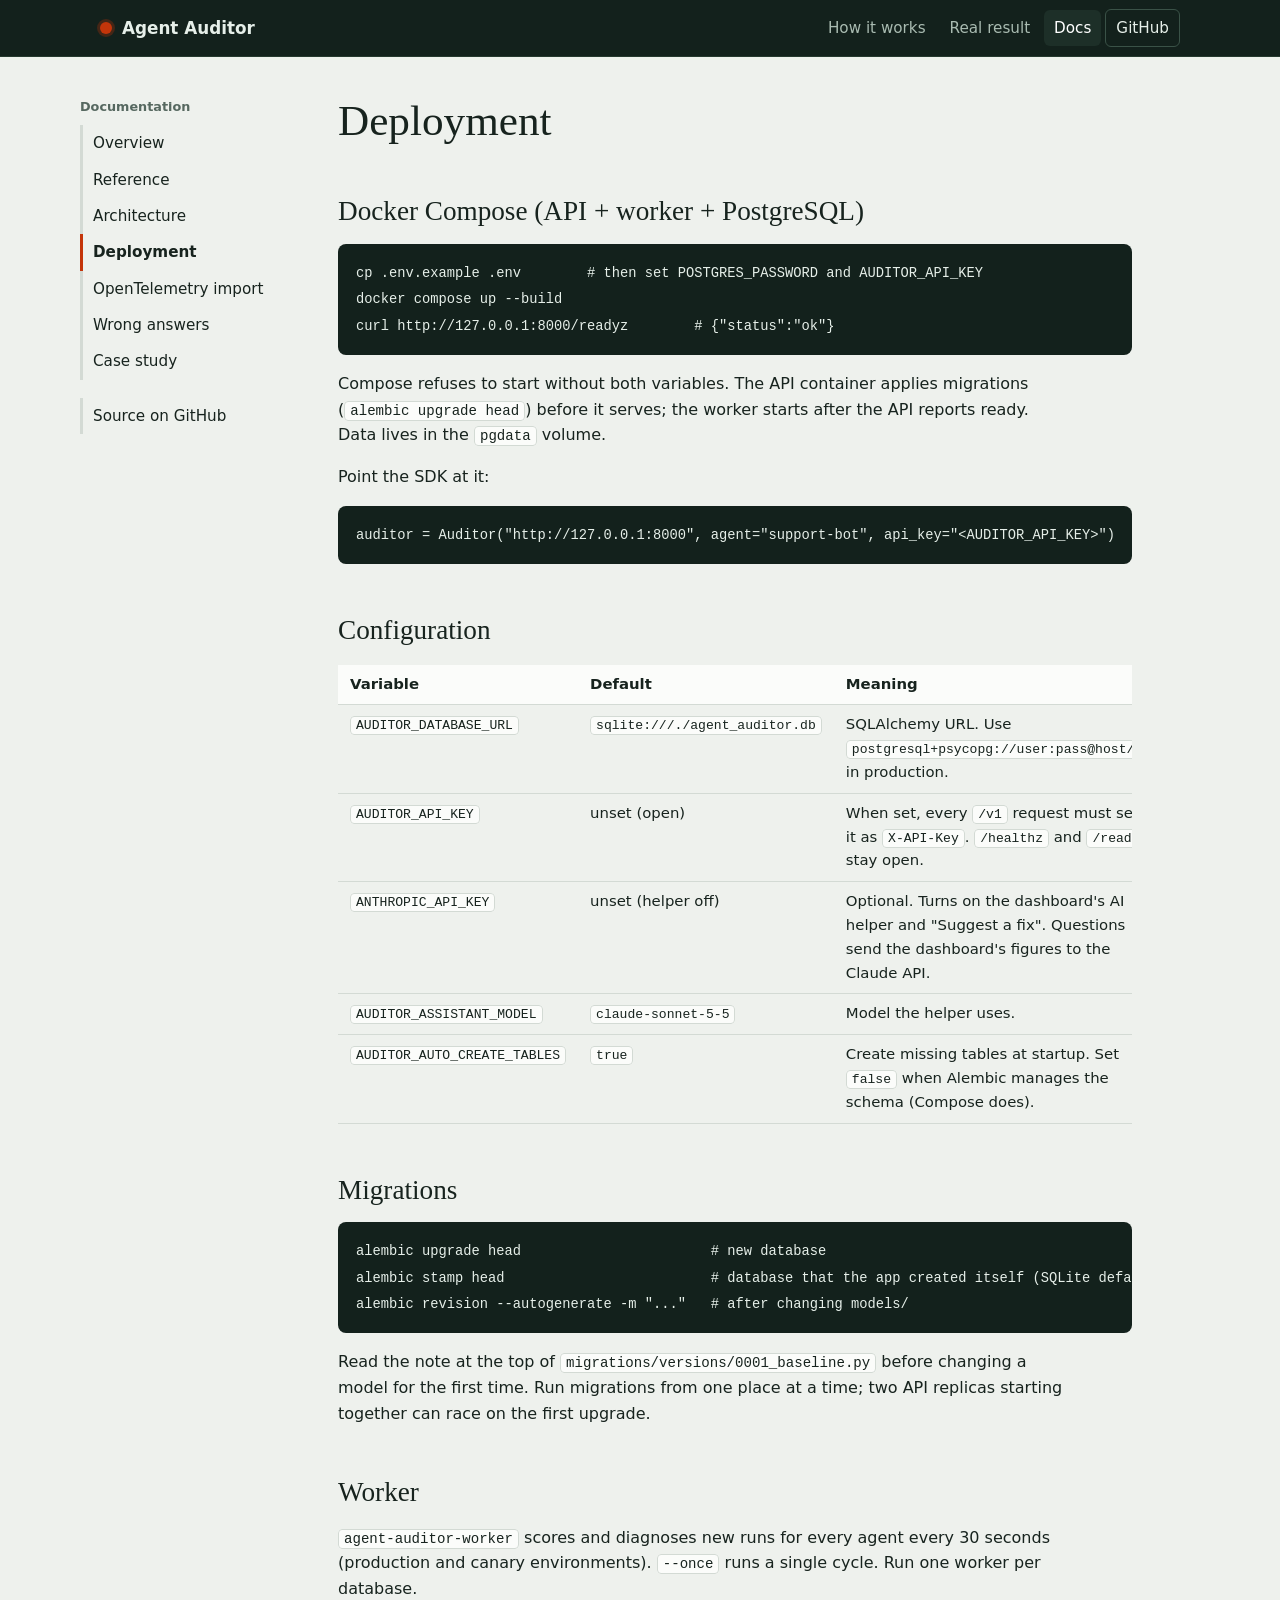
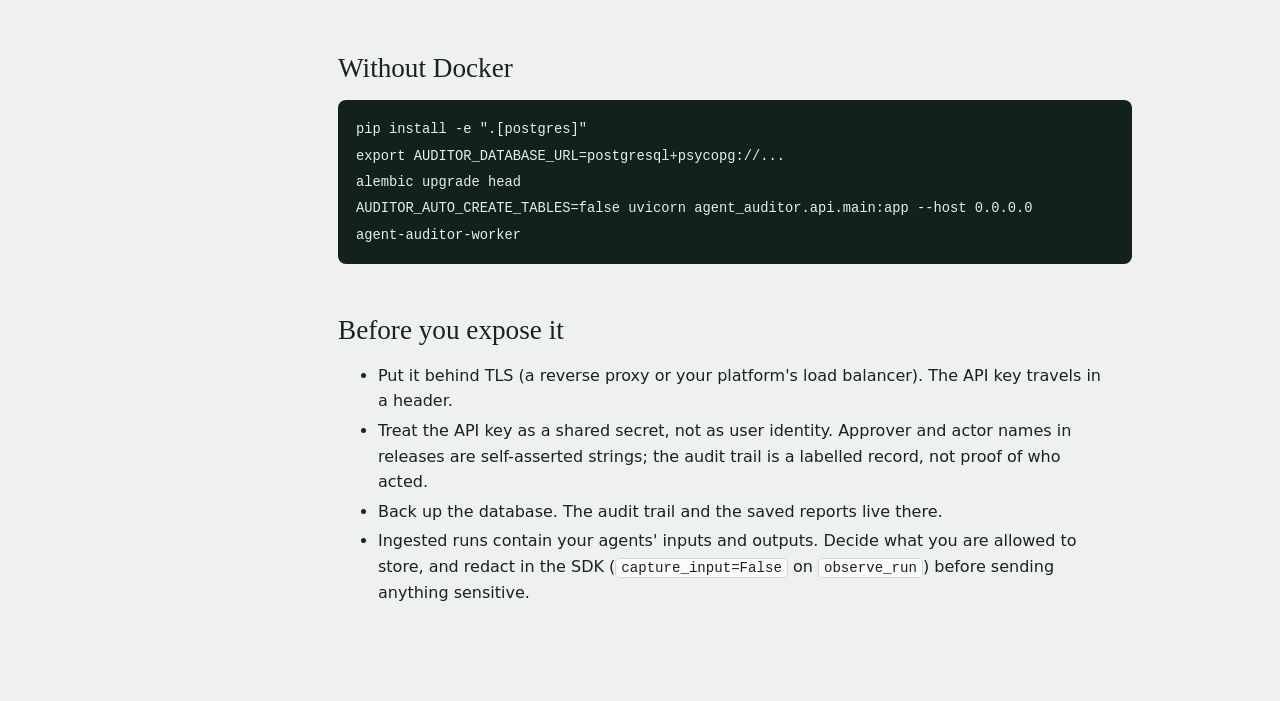
<file: site/docs/deployment.html>
<!doctype html>
<html lang="en">
<head>
<meta charset="utf-8">
<meta name="viewport" content="width=device-width,initial-scale=1">
<title>Deployment | Agent Auditor</title>
<meta name="description" content="Compose refuses to start without both variables. The API container applies migrations (alembic upgrade head) before it serves; the worker starts after the API reports ready. Data l">
<meta name="theme-color" content="#13211c">
<link rel="icon" href="data:image/svg+xml,%3Csvg xmlns='http://www.w3.org/2000/svg' viewBox='0 0 16 16'%3E%3Ccircle cx='8' cy='8' r='6' fill='%23c4350a'/%3E%3C/svg%3E">
<link rel="stylesheet" href="../style.css">
</head>
<body>
<a class="skip" href="#main">Skip to content</a>
<header class="bar"><div class="wrap">
  <a class="brand" href="../index.html"><span class="dot"></span>Agent Auditor</a>
  <nav aria-label="Main">
    <a href="../index.html#loop">How it works</a>
    <a href="../index.html#verdict">Real result</a>
    <a href="index.html" aria-current="page">Docs</a>
    <a class="gh" href="https://github.com/ArathiS1/agent-auditor">GitHub</a>
  </nav>
</div></header>
<div class="wrap docs">
  <aside class="side" aria-label="Documentation">
    <h4>Documentation</h4>
    <a href="index.html">Overview</a>
    <a href="reference.html">Reference</a>
    <a href="architecture.html">Architecture</a>
    <a href="deployment.html" aria-current="page">Deployment</a>
    <a href="importing-traces.html">OpenTelemetry import</a>
    <a href="answer-correctness.html">Wrong answers</a>
    <a href="case-study.html">Case study</a>
    <a class="ext" href="https://github.com/ArathiS1/agent-auditor">Source on GitHub</a>
  </aside>
  <main class="art" id="main">
<h1 id="deployment">Deployment</h1>
<h2 id="docker-compose-api-worker-postgresql">Docker Compose (API + worker + PostgreSQL)</h2>
<pre><code class="language-bash">cp .env.example .env        # then set POSTGRES_PASSWORD and AUDITOR_API_KEY
docker compose up --build
curl http://127.0.0.1:8000/readyz        # {&quot;status&quot;:&quot;ok&quot;}
</code></pre>
<p>Compose refuses to start without both variables. The API container applies migrations (<code>alembic upgrade head</code>) before
it serves; the worker starts after the API reports ready. Data lives in the <code>pgdata</code> volume.</p>
<p>Point the SDK at it:</p>
<pre><code class="language-python">auditor = Auditor(&quot;http://127.0.0.1:8000&quot;, agent=&quot;support-bot&quot;, api_key=&quot;&lt;AUDITOR_API_KEY&gt;&quot;)
</code></pre>
<h2 id="configuration">Configuration</h2>
<div class="tbl"><table>
<thead>
<tr>
<th>Variable</th>
<th>Default</th>
<th>Meaning</th>
</tr>
</thead>
<tbody>
<tr>
<td><code>AUDITOR_DATABASE_URL</code></td>
<td><code>sqlite:///./agent_auditor.db</code></td>
<td>SQLAlchemy URL. Use <code>postgresql+psycopg://user:pass@host/db</code> in production.</td>
</tr>
<tr>
<td><code>AUDITOR_API_KEY</code></td>
<td>unset (open)</td>
<td>When set, every <code>/v1</code> request must send it as <code>X-API-Key</code>. <code>/healthz</code> and <code>/readyz</code> stay open.</td>
</tr>
<tr>
<td><code>ANTHROPIC_API_KEY</code></td>
<td>unset (helper off)</td>
<td>Optional. Turns on the dashboard's AI helper and "Suggest a fix". Questions send the dashboard's figures to the Claude API.</td>
</tr>
<tr>
<td><code>AUDITOR_ASSISTANT_MODEL</code></td>
<td><code>claude-sonnet-5-5</code></td>
<td>Model the helper uses.</td>
</tr>
<tr>
<td><code>AUDITOR_AUTO_CREATE_TABLES</code></td>
<td><code>true</code></td>
<td>Create missing tables at startup. Set <code>false</code> when Alembic manages the schema (Compose does).</td>
</tr>
</tbody>
</table></div>
<h2 id="migrations">Migrations</h2>
<pre><code class="language-bash">alembic upgrade head                       # new database
alembic stamp head                         # database that the app created itself (SQLite default)
alembic revision --autogenerate -m &quot;...&quot;   # after changing models/
</code></pre>
<p>Read the note at the top of <code>migrations/versions/0001_baseline.py</code> before changing a model for the first time.
Run migrations from one place at a time; two API replicas starting together can race on the first upgrade.</p>
<h2 id="worker">Worker</h2>
<p><code>agent-auditor-worker</code> scores and diagnoses new runs for every agent every 30 seconds (production and canary
environments). <code>--once</code> runs a single cycle. Run one worker per database.</p>
<h2 id="without-docker">Without Docker</h2>
<pre><code class="language-bash">pip install -e &quot;.[postgres]&quot;
export AUDITOR_DATABASE_URL=postgresql+psycopg://...
alembic upgrade head
AUDITOR_AUTO_CREATE_TABLES=false uvicorn agent_auditor.api.main:app --host 0.0.0.0
agent-auditor-worker
</code></pre>
<h2 id="before-you-expose-it">Before you expose it</h2>
<ul>
<li>Put it behind TLS (a reverse proxy or your platform's load balancer). The API key travels in a header.</li>
<li>Treat the API key as a shared secret, not as user identity. Approver and actor names in releases are
  self-asserted strings; the audit trail is a labelled record, not proof of who acted.</li>
<li>Back up the database. The audit trail and the saved reports live there.</li>
<li>Ingested runs contain your agents' inputs and outputs. Decide what you are allowed to store, and redact in the SDK
  (<code>capture_input=False</code> on <code>observe_run</code>) before sending anything sensitive.</li>
</ul>
  </main>
</div>
<script src="../site.js"></script>
</body>
</html>
</file>
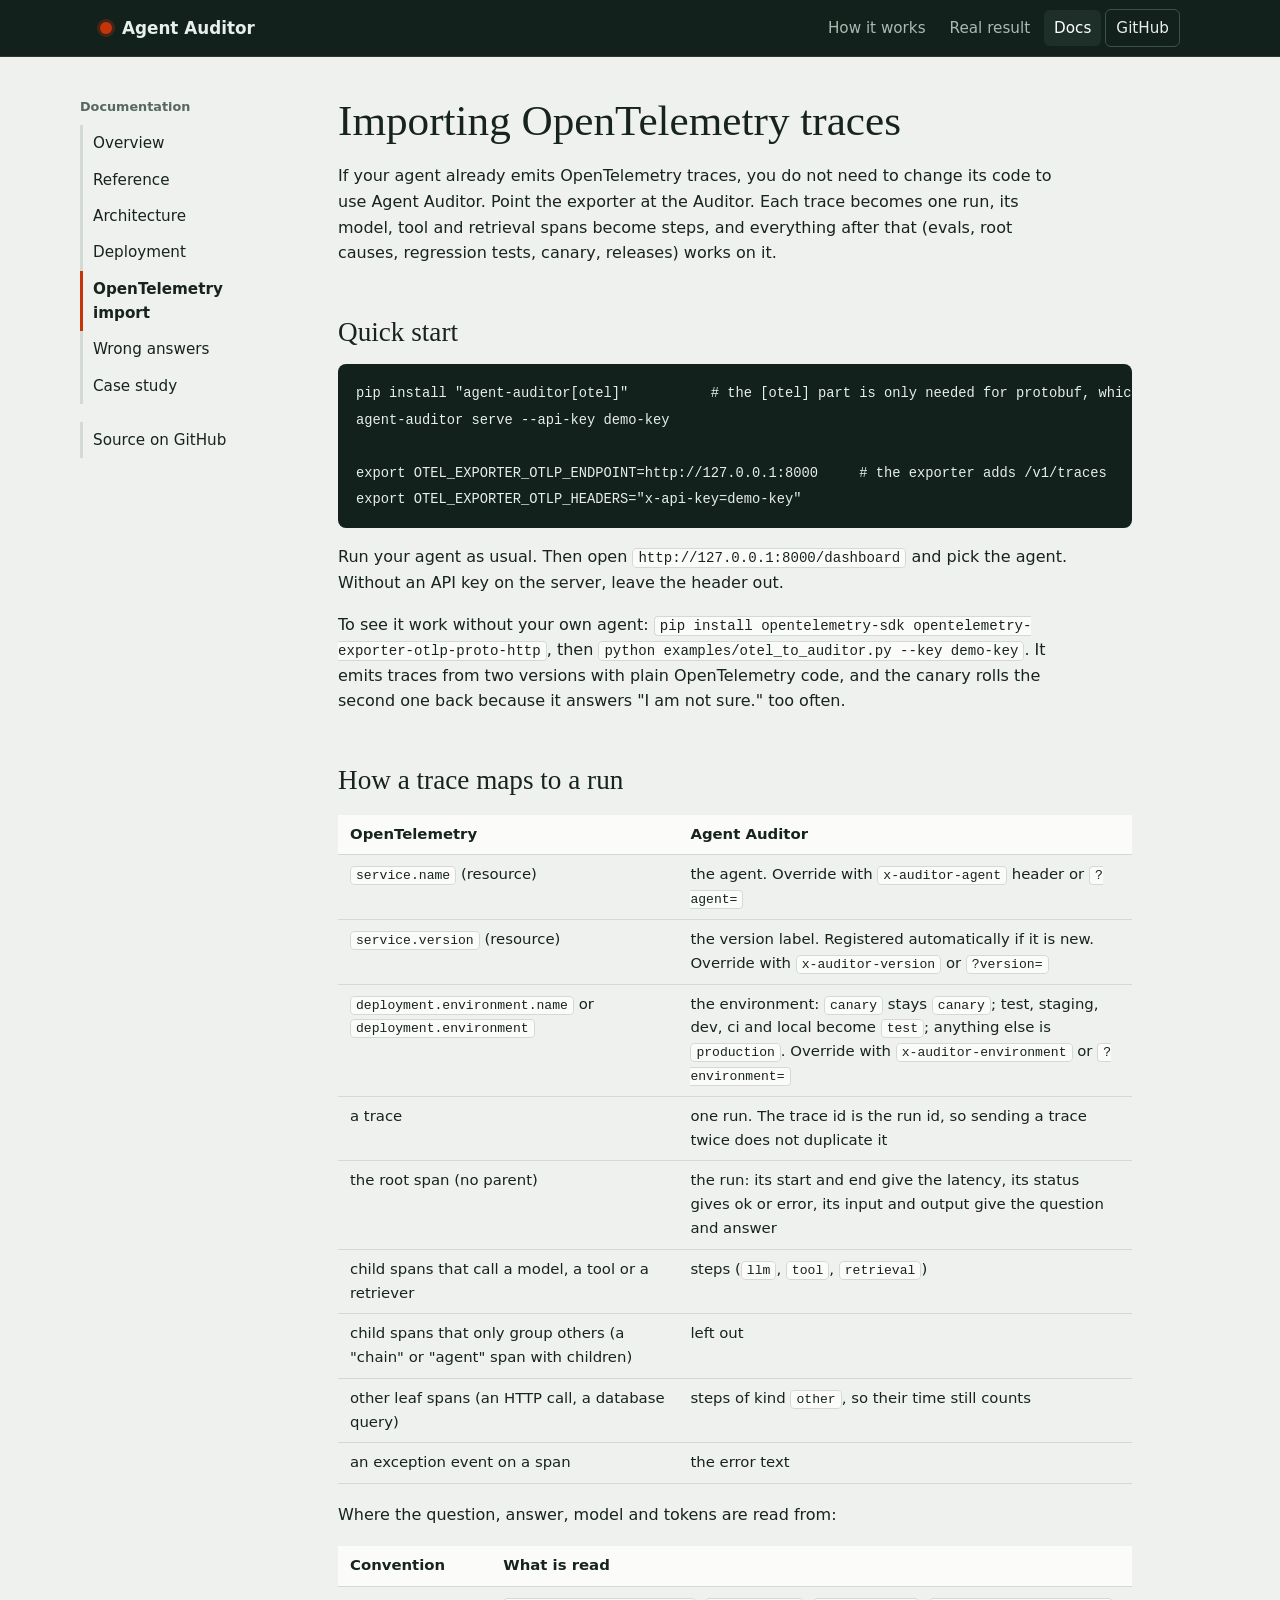
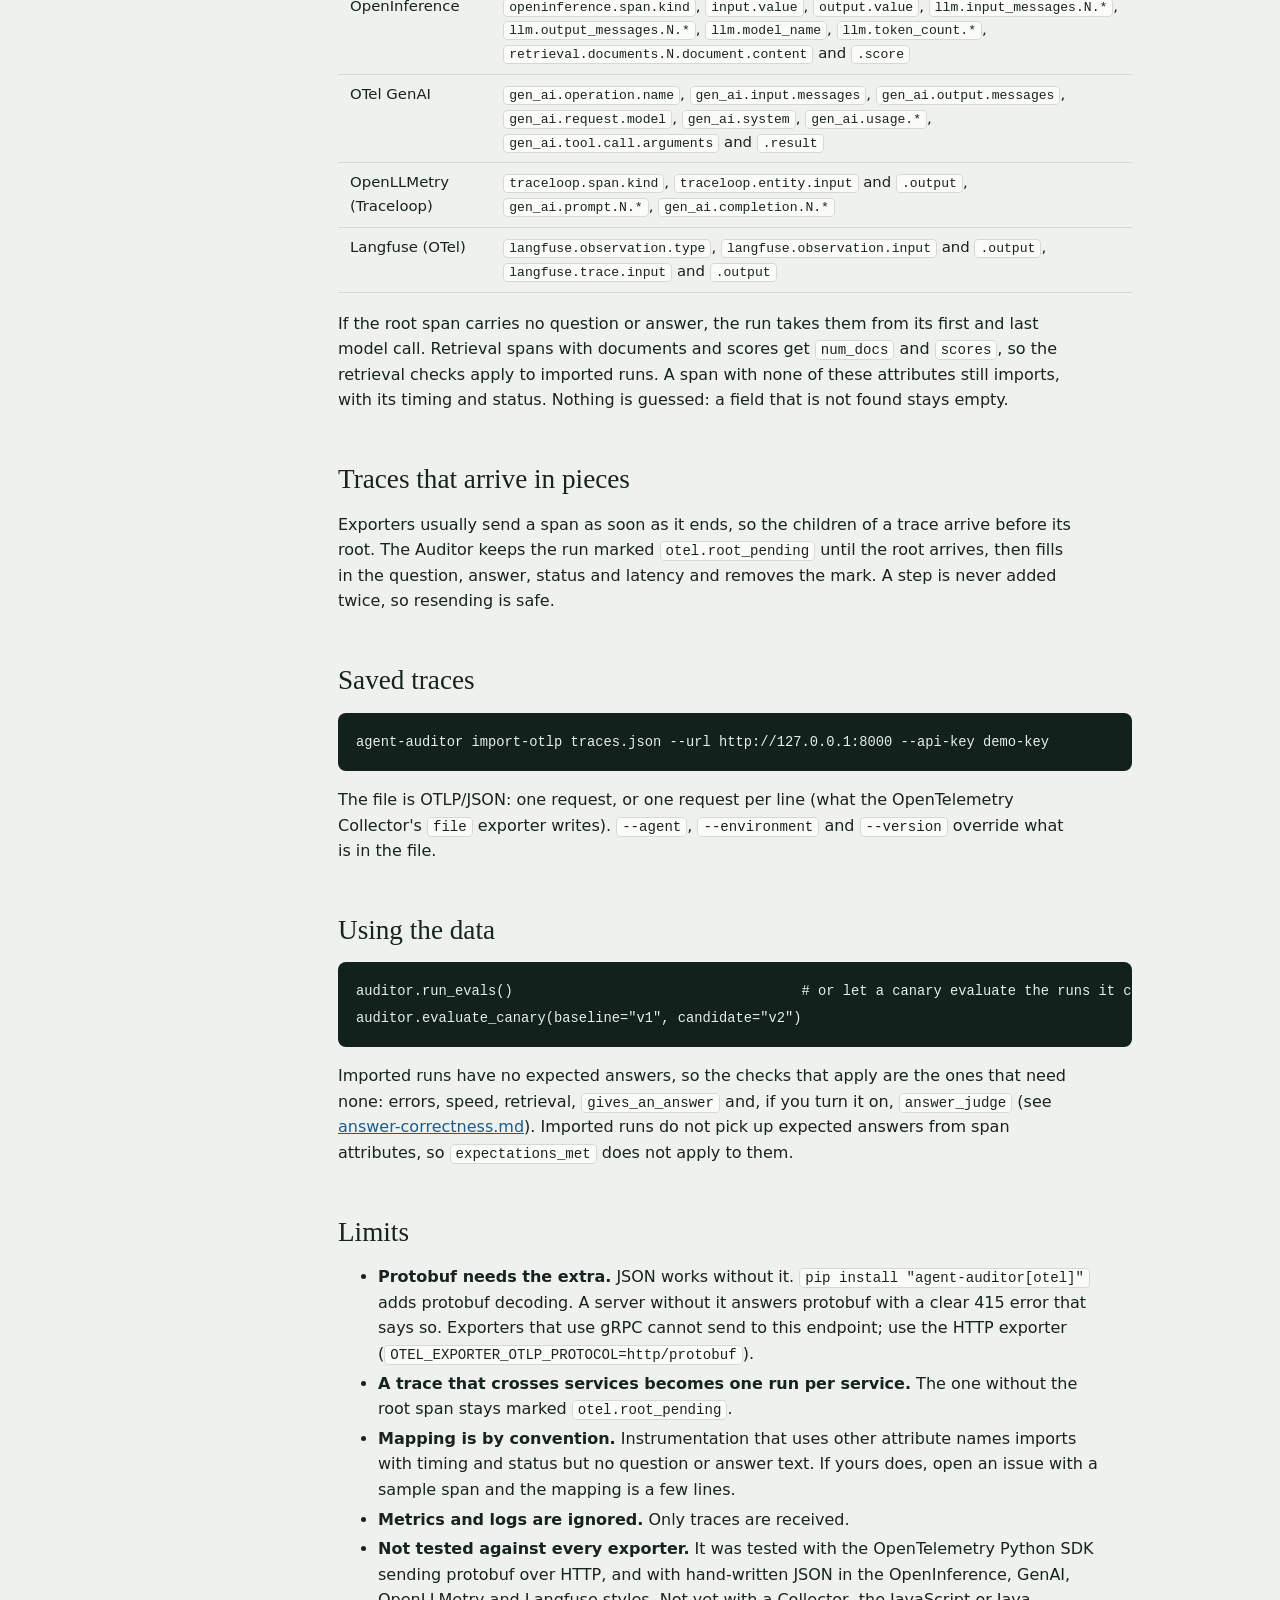
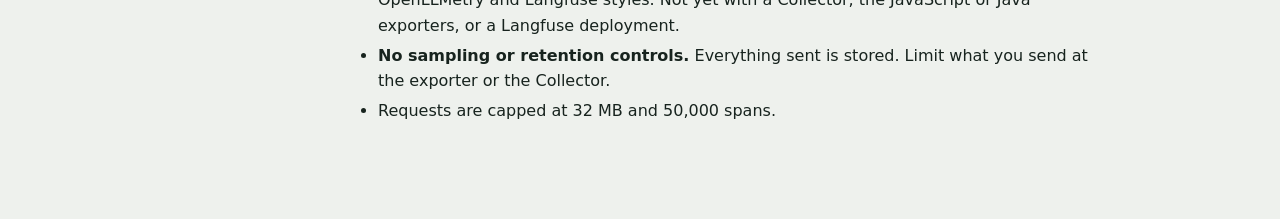
<file: site/docs/importing-traces.html>
<!doctype html>
<html lang="en">
<head>
<meta charset="utf-8">
<meta name="viewport" content="width=device-width,initial-scale=1">
<title>Importing OpenTelemetry traces | Agent Auditor</title>
<meta name="description" content="If your agent already emits OpenTelemetry traces, you do not need to change its code to use Agent Auditor. Point the exporter at the Auditor. Each trace becomes one run, its model,">
<meta name="theme-color" content="#13211c">
<link rel="icon" href="data:image/svg+xml,%3Csvg xmlns='http://www.w3.org/2000/svg' viewBox='0 0 16 16'%3E%3Ccircle cx='8' cy='8' r='6' fill='%23c4350a'/%3E%3C/svg%3E">
<link rel="stylesheet" href="../style.css">
</head>
<body>
<a class="skip" href="#main">Skip to content</a>
<header class="bar"><div class="wrap">
  <a class="brand" href="../index.html"><span class="dot"></span>Agent Auditor</a>
  <nav aria-label="Main">
    <a href="../index.html#loop">How it works</a>
    <a href="../index.html#verdict">Real result</a>
    <a href="index.html" aria-current="page">Docs</a>
    <a class="gh" href="https://github.com/ArathiS1/agent-auditor">GitHub</a>
  </nav>
</div></header>
<div class="wrap docs">
  <aside class="side" aria-label="Documentation">
    <h4>Documentation</h4>
    <a href="index.html">Overview</a>
    <a href="reference.html">Reference</a>
    <a href="architecture.html">Architecture</a>
    <a href="deployment.html">Deployment</a>
    <a href="importing-traces.html" aria-current="page">OpenTelemetry import</a>
    <a href="answer-correctness.html">Wrong answers</a>
    <a href="case-study.html">Case study</a>
    <a class="ext" href="https://github.com/ArathiS1/agent-auditor">Source on GitHub</a>
  </aside>
  <main class="art" id="main">
<h1 id="importing-opentelemetry-traces">Importing OpenTelemetry traces</h1>
<p>If your agent already emits OpenTelemetry traces, you do not need to change its code to use Agent Auditor. Point the exporter
at the Auditor. Each trace becomes one run, its model, tool and retrieval spans become steps, and everything after that (evals,
root causes, regression tests, canary, releases) works on it.</p>
<h2 id="quick-start">Quick start</h2>
<pre><code class="language-bash">pip install &quot;agent-auditor[otel]&quot;          # the [otel] part is only needed for protobuf, which most exporters send
agent-auditor serve --api-key demo-key

export OTEL_EXPORTER_OTLP_ENDPOINT=http://127.0.0.1:8000     # the exporter adds /v1/traces
export OTEL_EXPORTER_OTLP_HEADERS=&quot;x-api-key=demo-key&quot;
</code></pre>
<p>Run your agent as usual. Then open <code>http://127.0.0.1:8000/dashboard</code> and pick the agent. Without an API key on the server, leave
the header out.</p>
<p>To see it work without your own agent: <code>pip install opentelemetry-sdk opentelemetry-exporter-otlp-proto-http</code>, then
<code>python examples/otel_to_auditor.py --key demo-key</code>. It emits traces from two versions with plain OpenTelemetry code, and the
canary rolls the second one back because it answers "I am not sure." too often.</p>
<h2 id="how-a-trace-maps-to-a-run">How a trace maps to a run</h2>
<div class="tbl"><table>
<thead>
<tr>
<th>OpenTelemetry</th>
<th>Agent Auditor</th>
</tr>
</thead>
<tbody>
<tr>
<td><code>service.name</code> (resource)</td>
<td>the agent. Override with <code>x-auditor-agent</code> header or <code>?agent=</code></td>
</tr>
<tr>
<td><code>service.version</code> (resource)</td>
<td>the version label. Registered automatically if it is new. Override with <code>x-auditor-version</code> or <code>?version=</code></td>
</tr>
<tr>
<td><code>deployment.environment.name</code> or <code>deployment.environment</code></td>
<td>the environment: <code>canary</code> stays <code>canary</code>; test, staging, dev, ci and local become <code>test</code>; anything else is <code>production</code>. Override with <code>x-auditor-environment</code> or <code>?environment=</code></td>
</tr>
<tr>
<td>a trace</td>
<td>one run. The trace id is the run id, so sending a trace twice does not duplicate it</td>
</tr>
<tr>
<td>the root span (no parent)</td>
<td>the run: its start and end give the latency, its status gives ok or error, its input and output give the question and answer</td>
</tr>
<tr>
<td>child spans that call a model, a tool or a retriever</td>
<td>steps (<code>llm</code>, <code>tool</code>, <code>retrieval</code>)</td>
</tr>
<tr>
<td>child spans that only group others (a "chain" or "agent" span with children)</td>
<td>left out</td>
</tr>
<tr>
<td>other leaf spans (an HTTP call, a database query)</td>
<td>steps of kind <code>other</code>, so their time still counts</td>
</tr>
<tr>
<td>an exception event on a span</td>
<td>the error text</td>
</tr>
</tbody>
</table></div>
<p>Where the question, answer, model and tokens are read from:</p>
<div class="tbl"><table>
<thead>
<tr>
<th>Convention</th>
<th>What is read</th>
</tr>
</thead>
<tbody>
<tr>
<td>OpenInference</td>
<td><code>openinference.span.kind</code>, <code>input.value</code>, <code>output.value</code>, <code>llm.input_messages.N.*</code>, <code>llm.output_messages.N.*</code>, <code>llm.model_name</code>, <code>llm.token_count.*</code>, <code>retrieval.documents.N.document.content</code> and <code>.score</code></td>
</tr>
<tr>
<td>OTel GenAI</td>
<td><code>gen_ai.operation.name</code>, <code>gen_ai.input.messages</code>, <code>gen_ai.output.messages</code>, <code>gen_ai.request.model</code>, <code>gen_ai.system</code>, <code>gen_ai.usage.*</code>, <code>gen_ai.tool.call.arguments</code> and <code>.result</code></td>
</tr>
<tr>
<td>OpenLLMetry (Traceloop)</td>
<td><code>traceloop.span.kind</code>, <code>traceloop.entity.input</code> and <code>.output</code>, <code>gen_ai.prompt.N.*</code>, <code>gen_ai.completion.N.*</code></td>
</tr>
<tr>
<td>Langfuse (OTel)</td>
<td><code>langfuse.observation.type</code>, <code>langfuse.observation.input</code> and <code>.output</code>, <code>langfuse.trace.input</code> and <code>.output</code></td>
</tr>
</tbody>
</table></div>
<p>If the root span carries no question or answer, the run takes them from its first and last model call. Retrieval spans
with documents and scores get <code>num_docs</code> and <code>scores</code>, so the retrieval checks apply to imported runs. A span with none of
these attributes still imports, with its timing and status. Nothing is guessed: a field that is not found stays empty.</p>
<h2 id="traces-that-arrive-in-pieces">Traces that arrive in pieces</h2>
<p>Exporters usually send a span as soon as it ends, so the children of a trace arrive before its root. The Auditor keeps
the run marked <code>otel.root_pending</code> until the root arrives, then fills in the question, answer, status and latency and
removes the mark. A step is never added twice, so resending is safe.</p>
<h2 id="saved-traces">Saved traces</h2>
<pre><code class="language-bash">agent-auditor import-otlp traces.json --url http://127.0.0.1:8000 --api-key demo-key
</code></pre>
<p>The file is OTLP/JSON: one request, or one request per line (what the OpenTelemetry Collector's <code>file</code> exporter writes).
<code>--agent</code>, <code>--environment</code> and <code>--version</code> override what is in the file.</p>
<h2 id="using-the-data">Using the data</h2>
<pre><code class="language-python">auditor.run_evals()                                   # or let a canary evaluate the runs it compares
auditor.evaluate_canary(baseline=&quot;v1&quot;, candidate=&quot;v2&quot;)
</code></pre>
<p>Imported runs have no expected answers, so the checks that apply are the ones that need none: errors, speed, retrieval,
<code>gives_an_answer</code> and, if you turn it on, <code>answer_judge</code> (see <a href="answer-correctness.html">answer-correctness.md</a>).
Imported runs do not pick up expected answers from span attributes, so <code>expectations_met</code> does not apply to them.</p>
<h2 id="limits">Limits</h2>
<ul>
<li><strong>Protobuf needs the extra.</strong> JSON works without it. <code>pip install "agent-auditor[otel]"</code> adds protobuf decoding. A server
  without it answers protobuf with a clear 415 error that says so. Exporters that use gRPC cannot send to this endpoint;
  use the HTTP exporter (<code>OTEL_EXPORTER_OTLP_PROTOCOL=http/protobuf</code>).</li>
<li><strong>A trace that crosses services becomes one run per service.</strong> The one without the root span stays marked <code>otel.root_pending</code>.</li>
<li><strong>Mapping is by convention.</strong> Instrumentation that uses other attribute names imports with timing and status but no
  question or answer text. If yours does, open an issue with a sample span and the mapping is a few lines.</li>
<li><strong>Metrics and logs are ignored.</strong> Only traces are received.</li>
<li><strong>Not tested against every exporter.</strong> It was tested with the OpenTelemetry Python SDK sending protobuf over HTTP, and
  with hand-written JSON in the OpenInference, GenAI, OpenLLMetry and Langfuse styles. Not yet with a Collector, the
  JavaScript or Java exporters, or a Langfuse deployment.</li>
<li><strong>No sampling or retention controls.</strong> Everything sent is stored. Limit what you send at the exporter or the Collector.</li>
<li>Requests are capped at 32 MB and 50,000 spans.</li>
</ul>
  </main>
</div>
<script src="../site.js"></script>
</body>
</html>
</file>
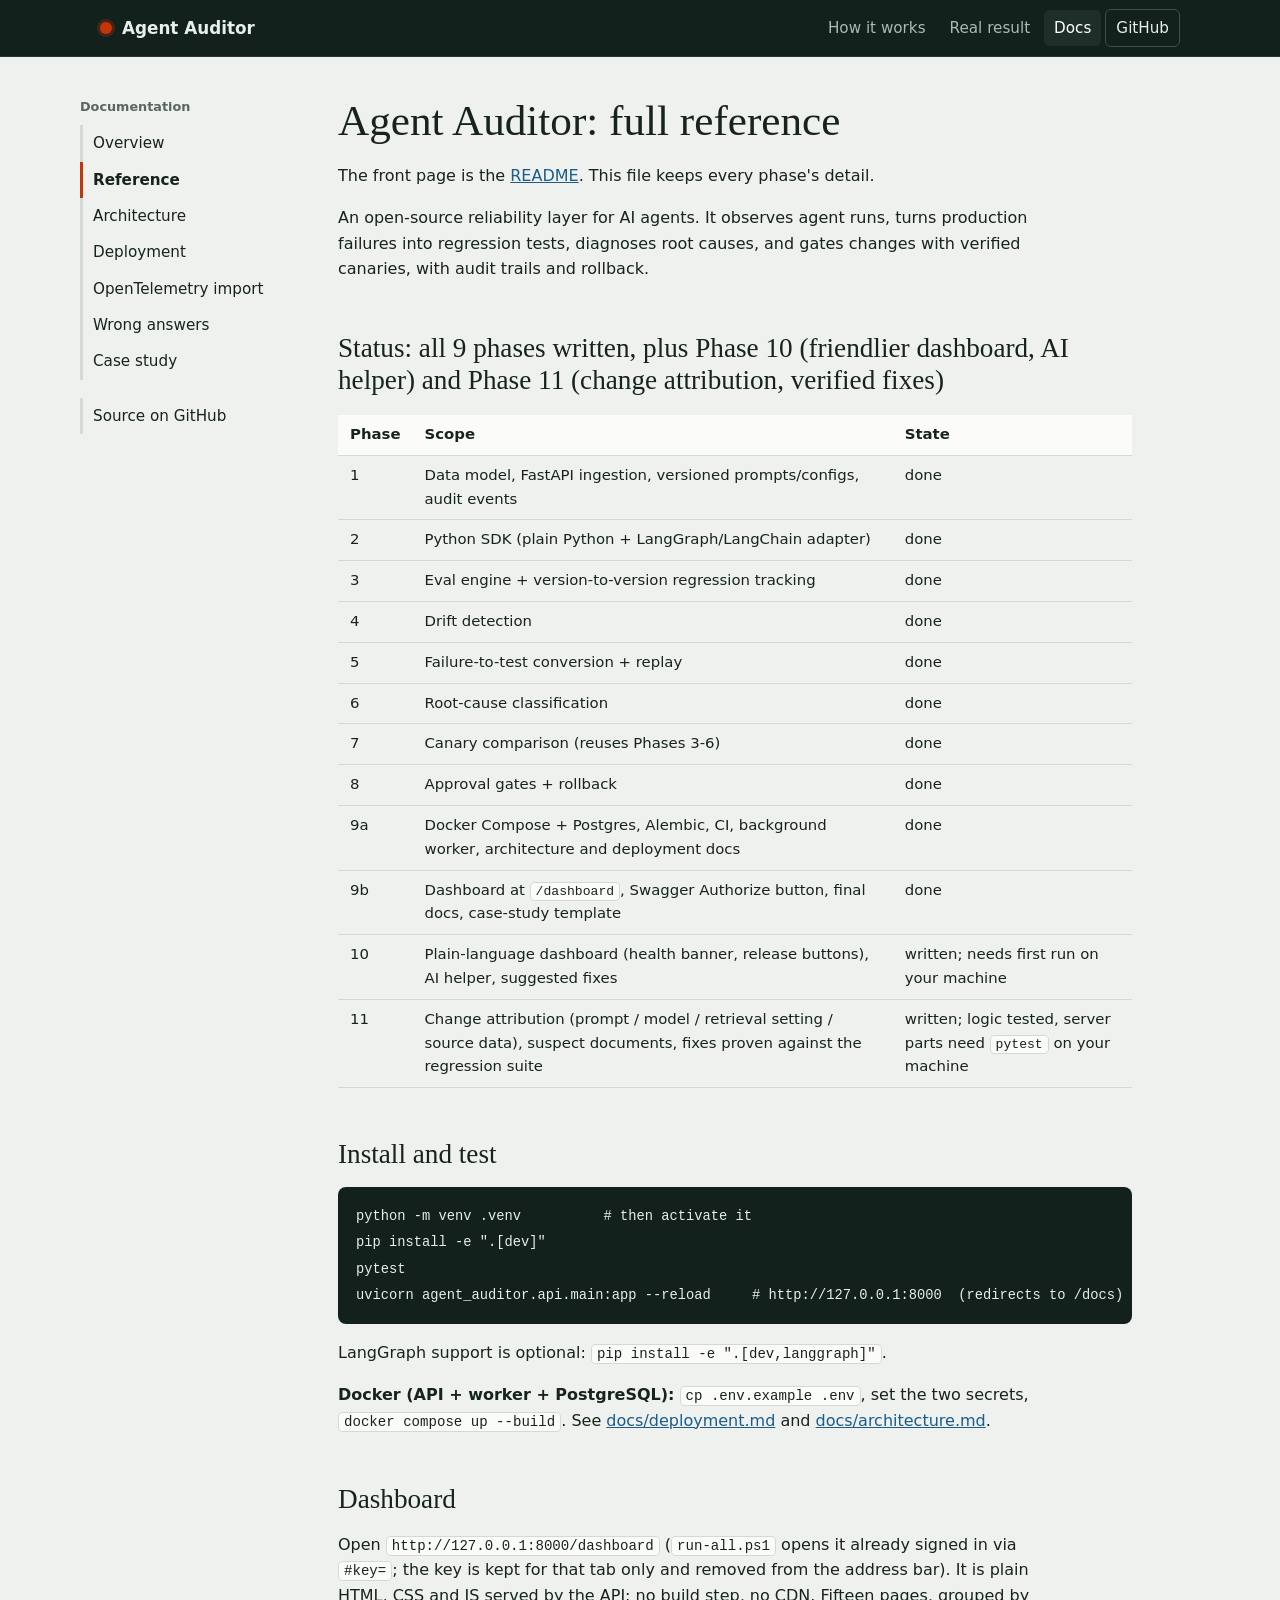
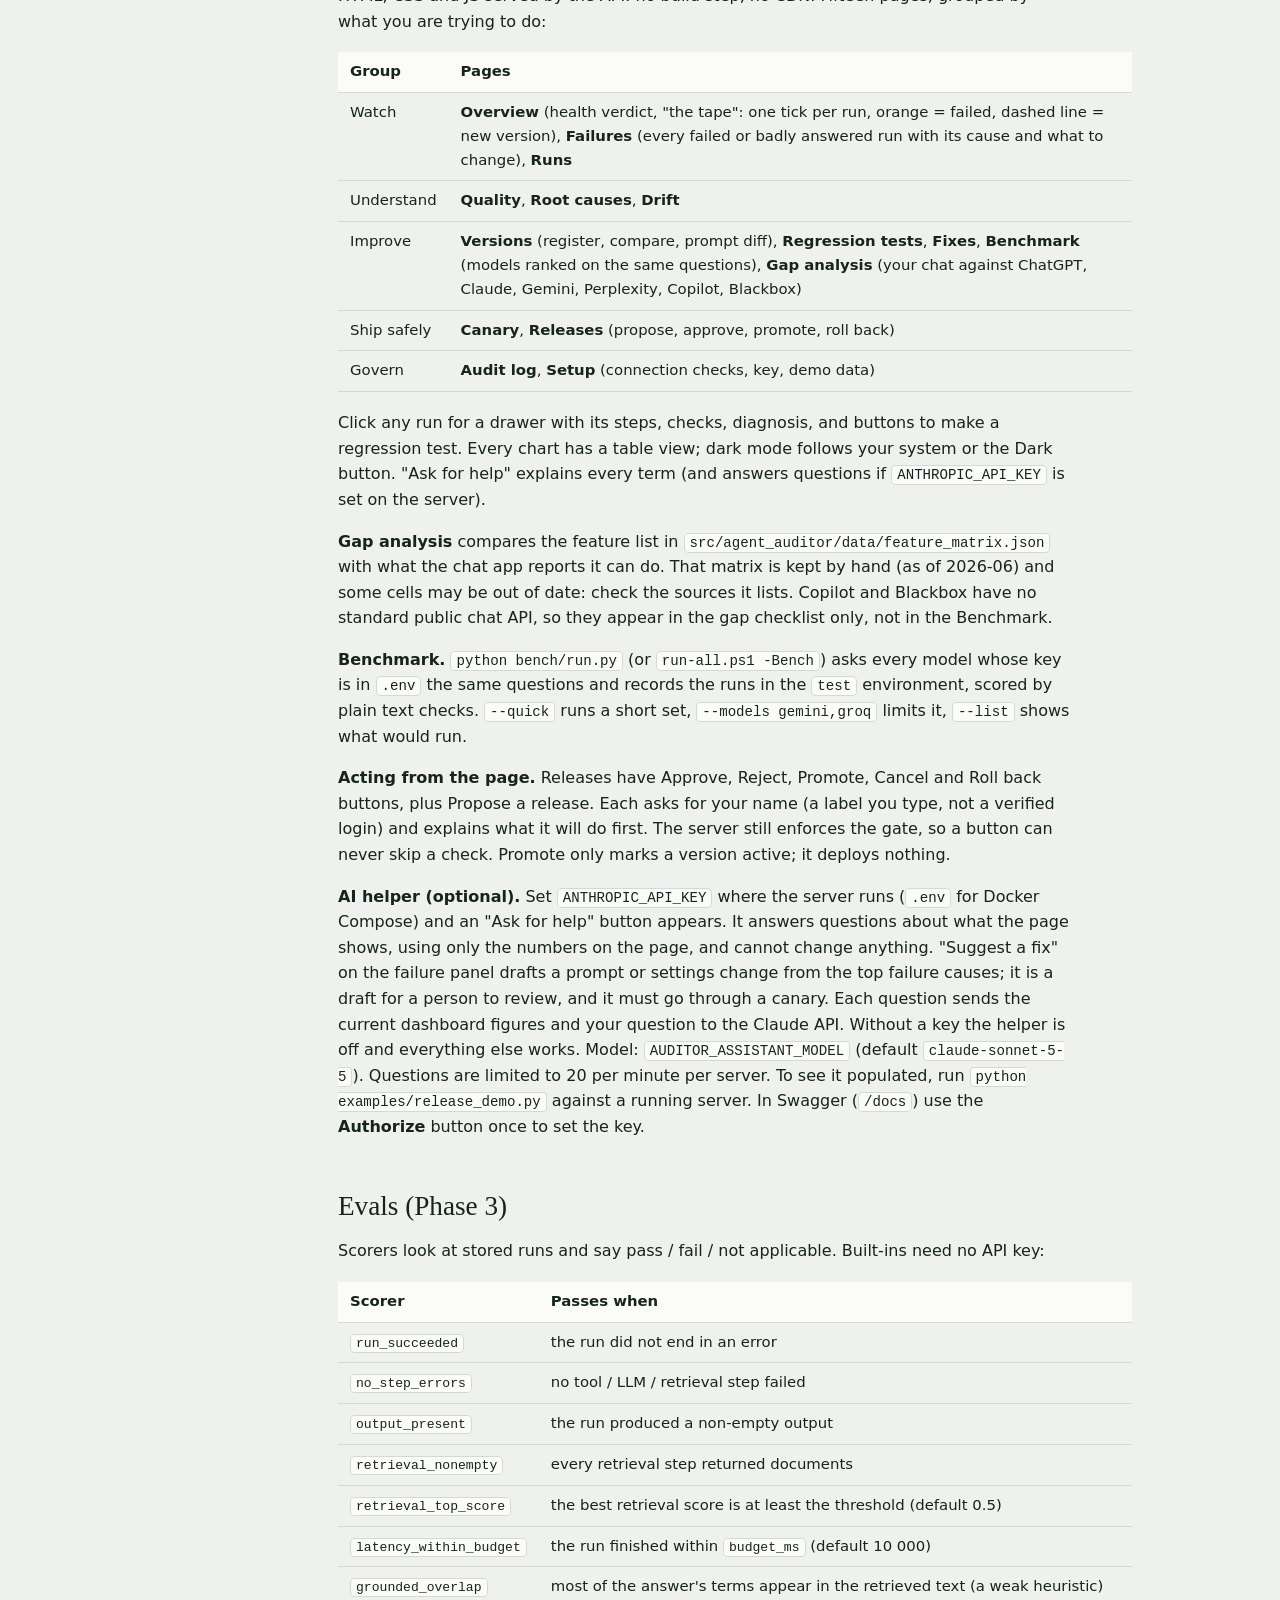
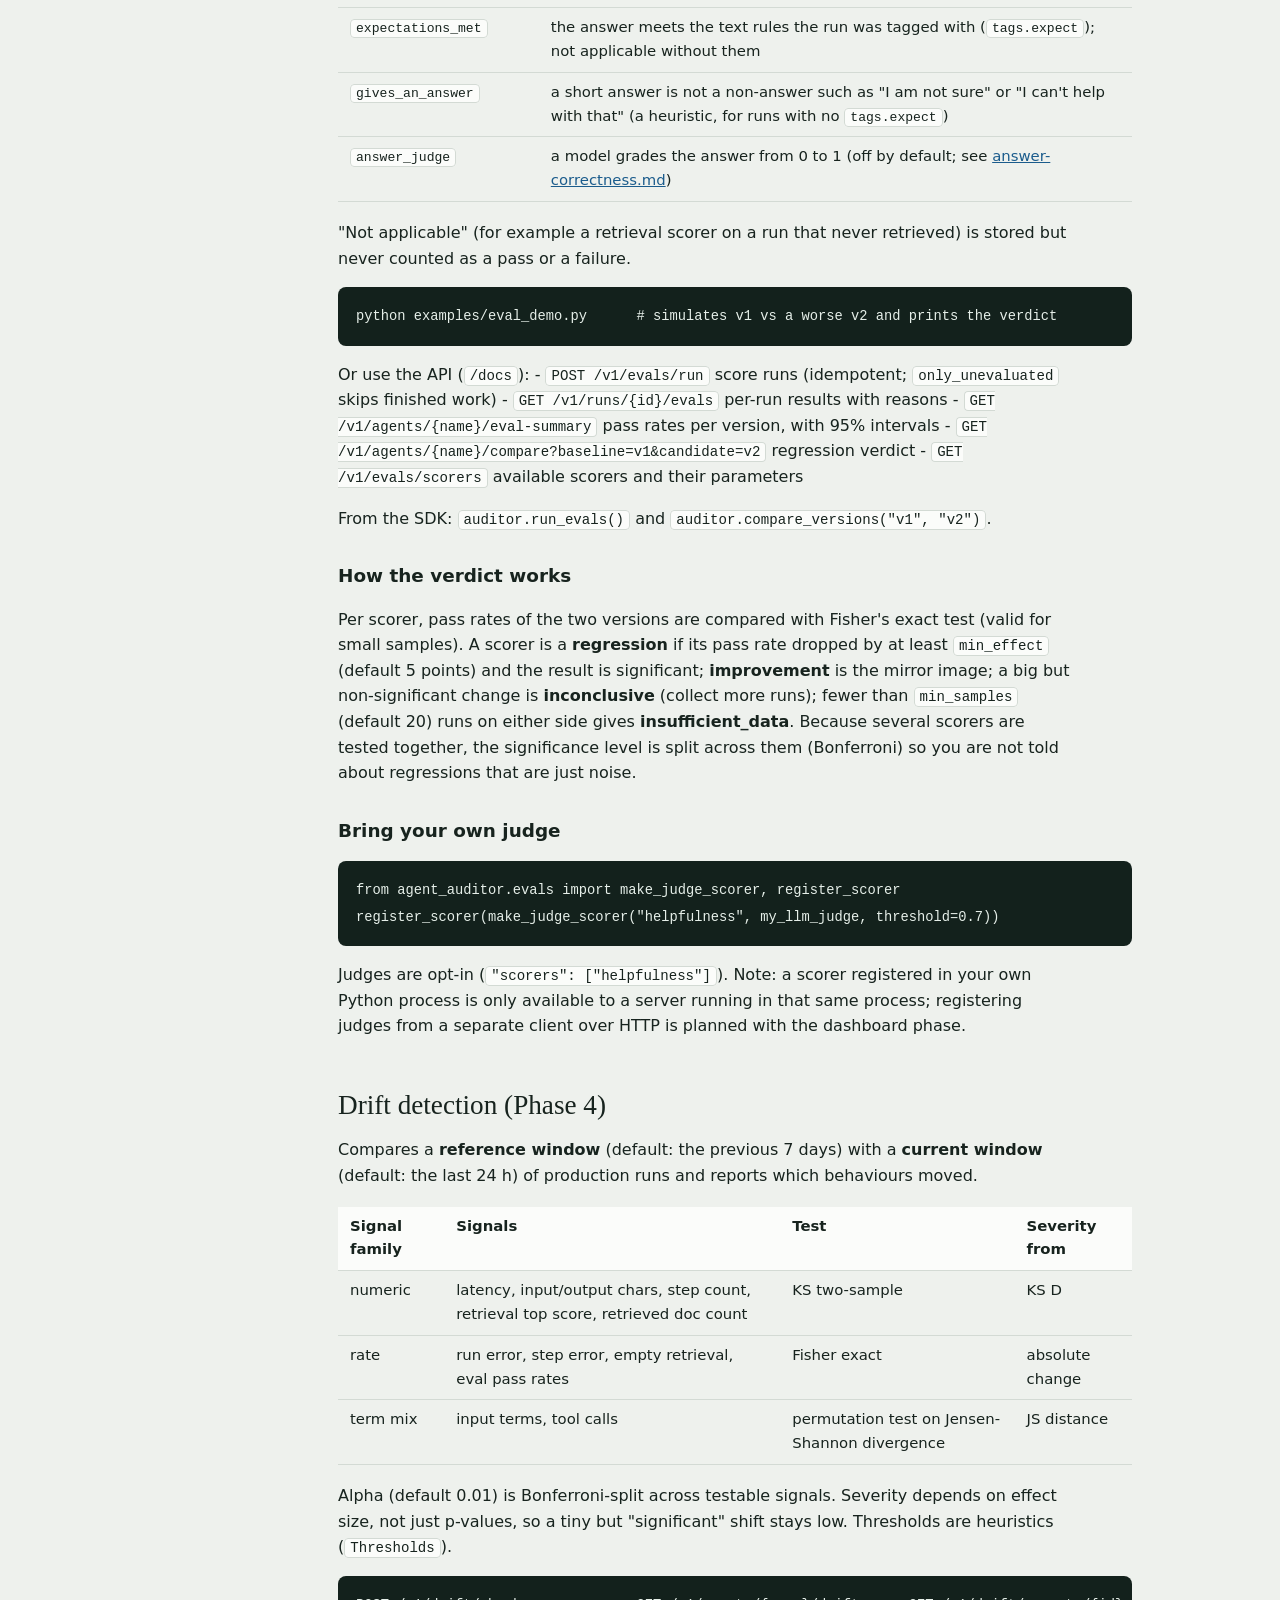
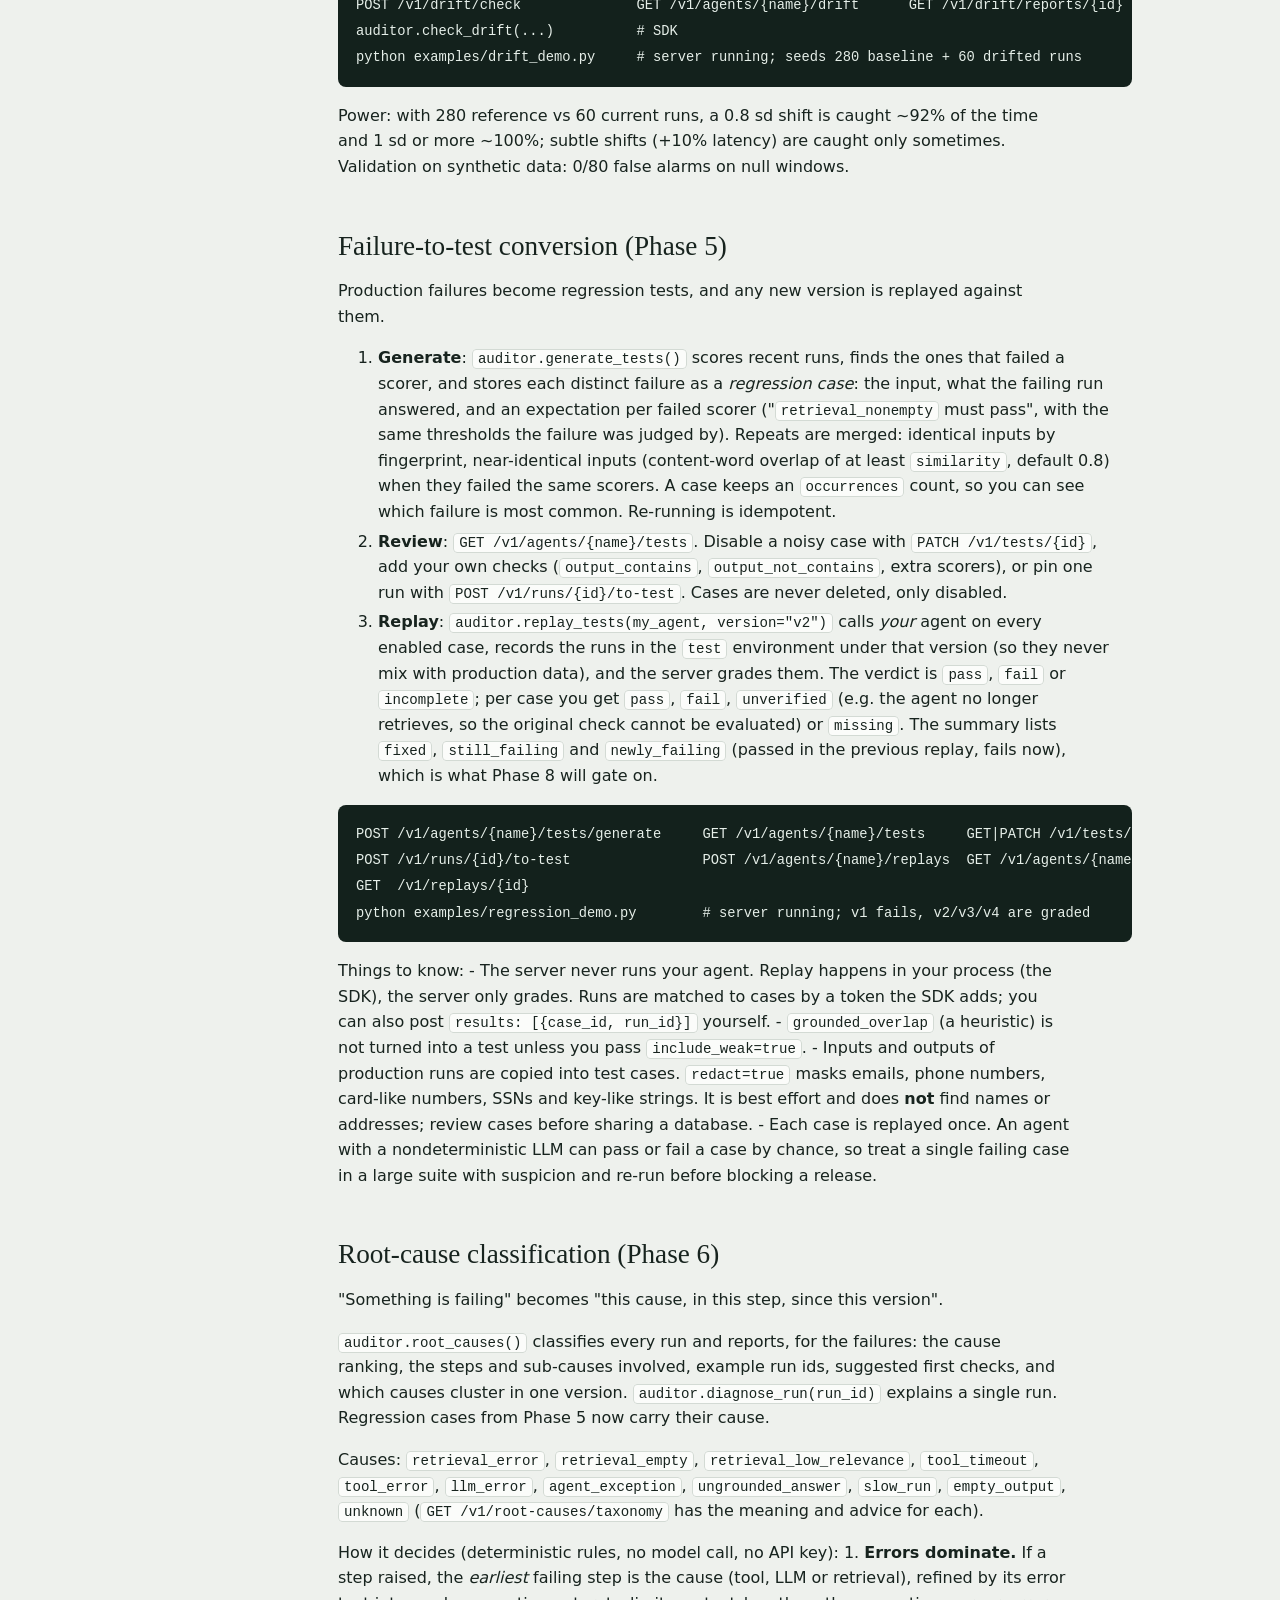
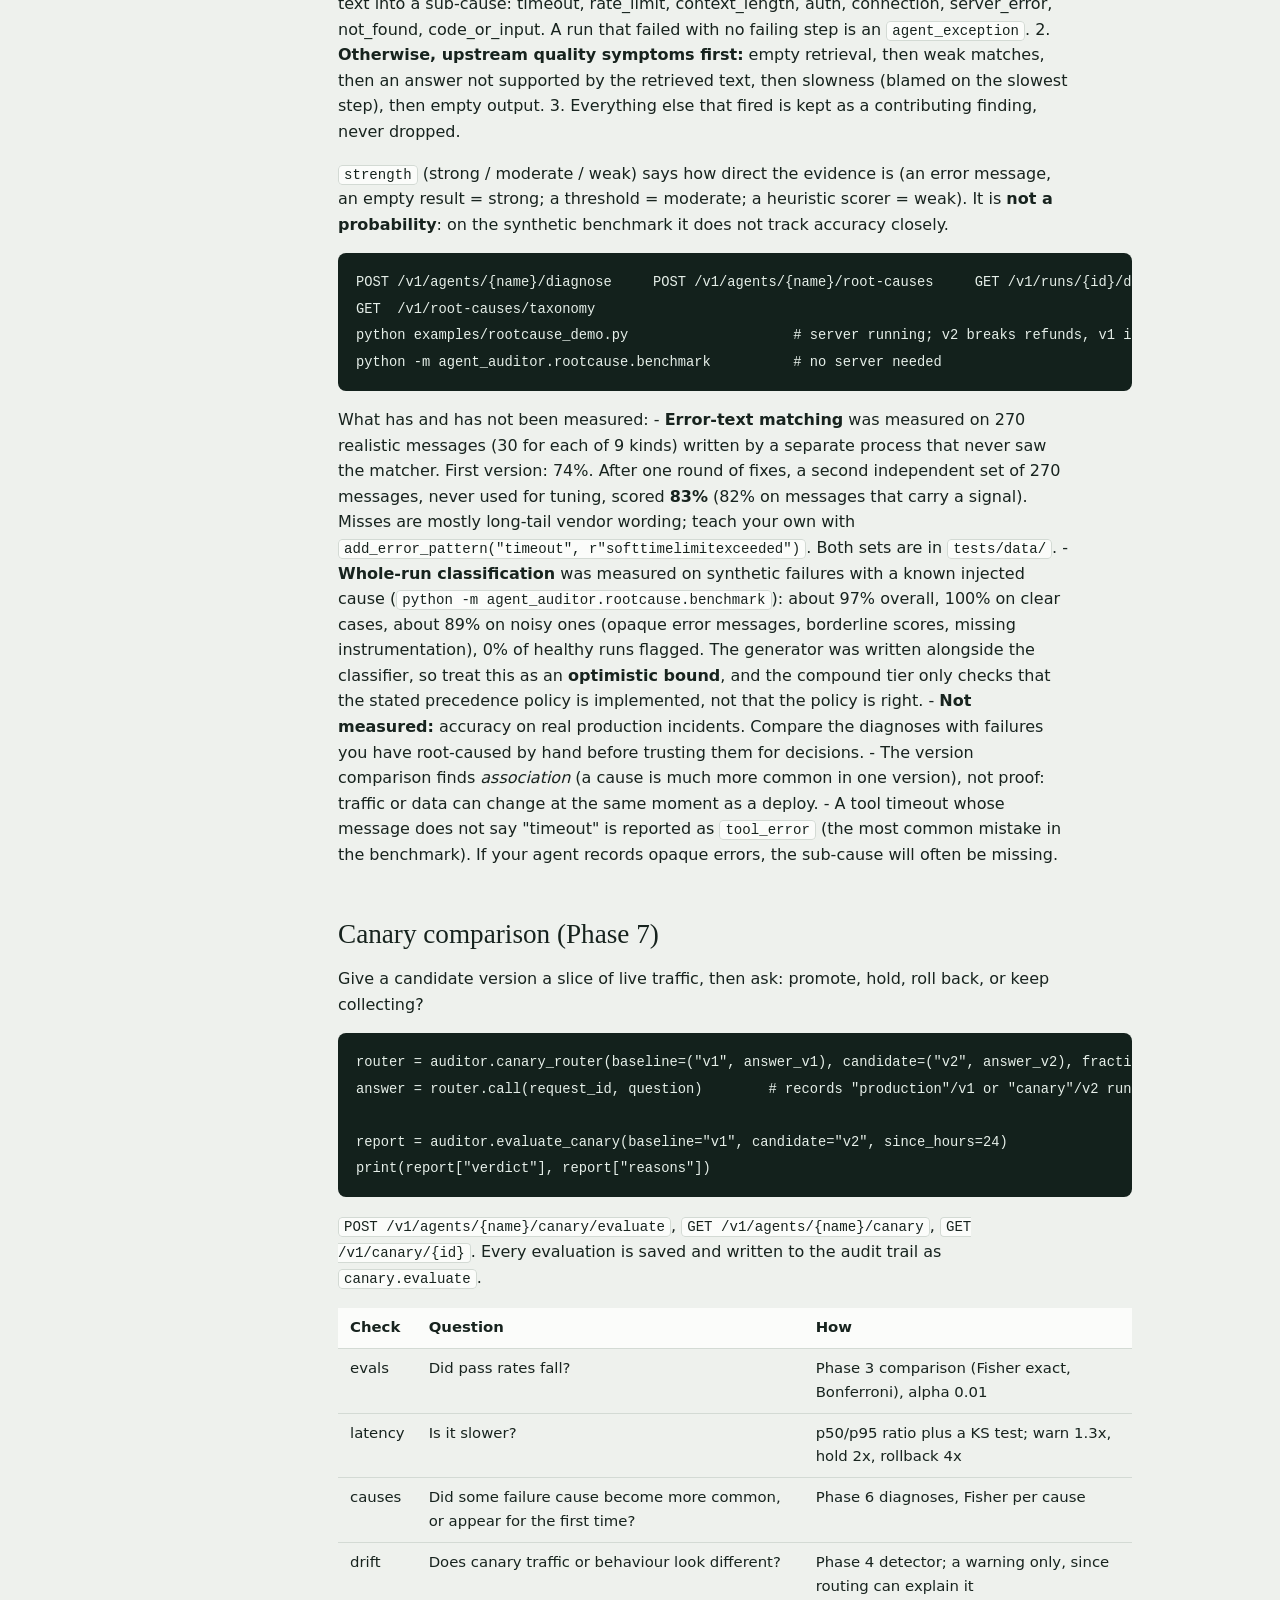
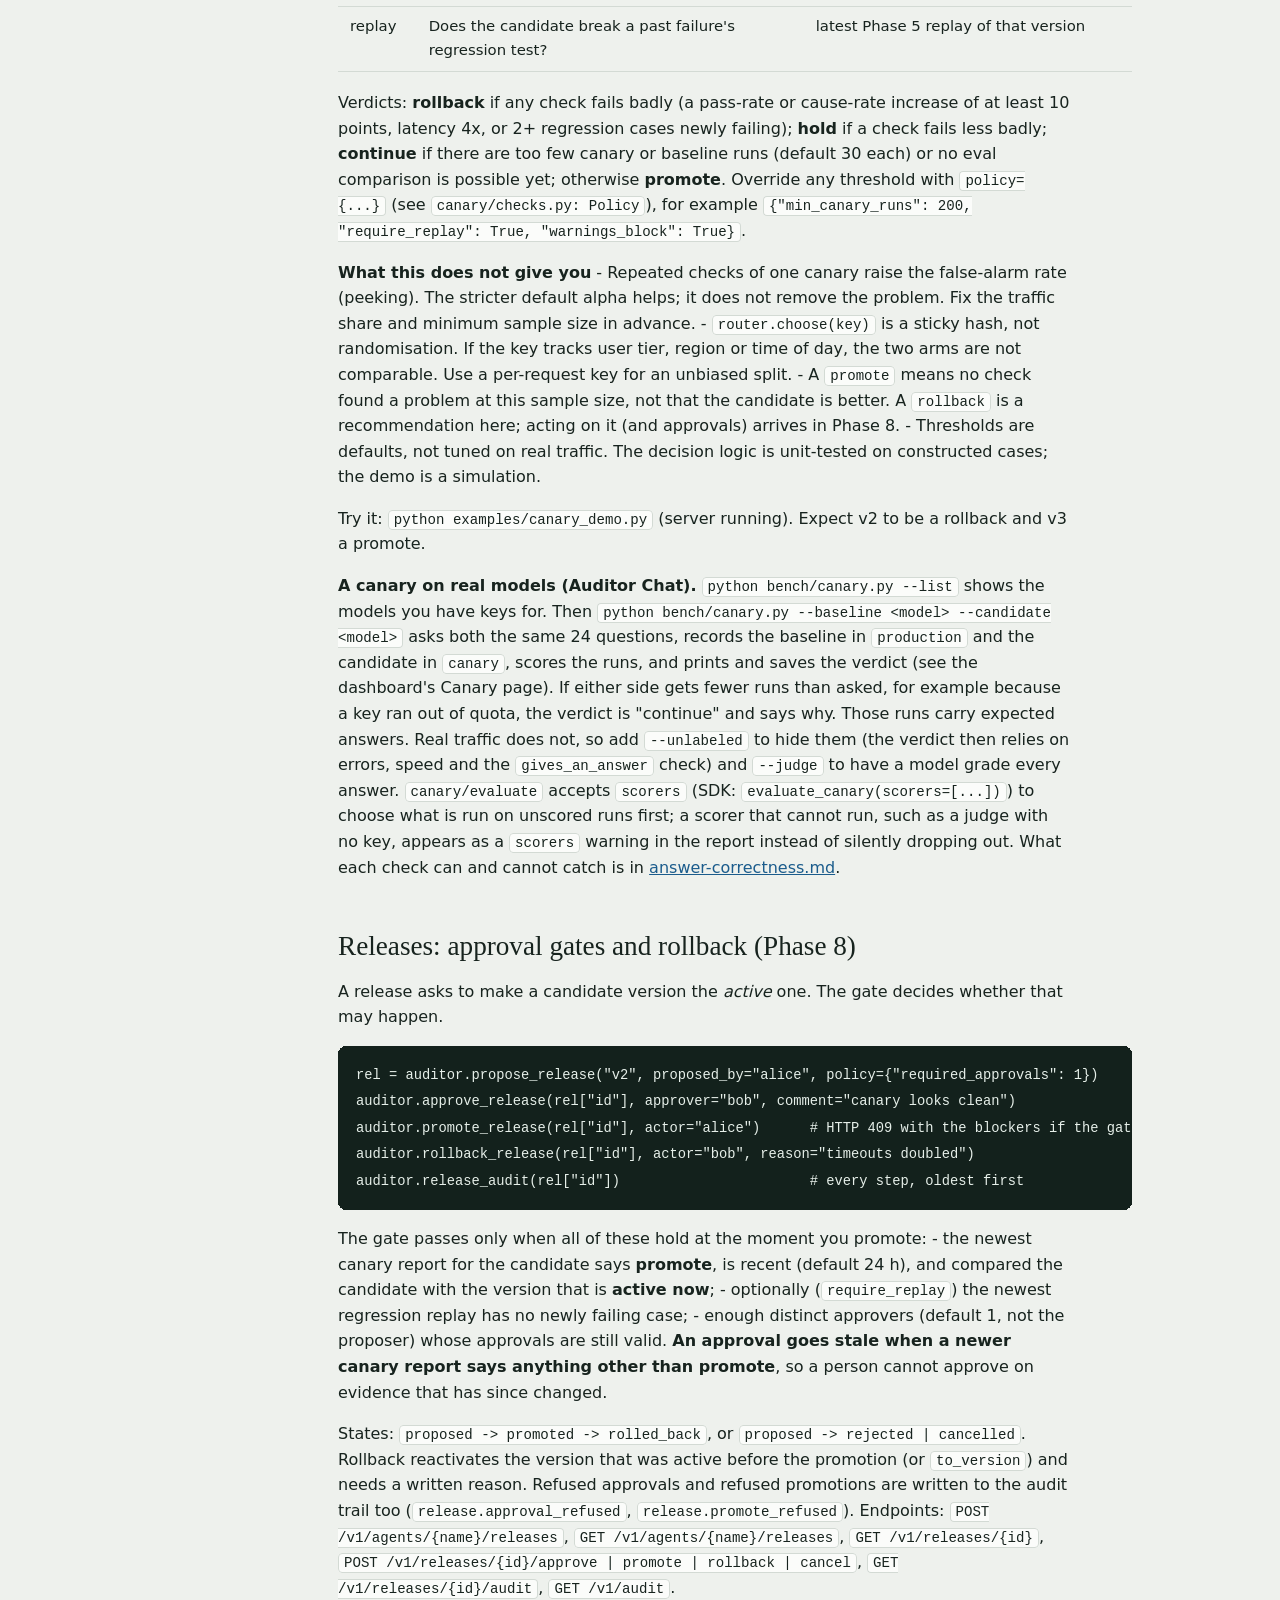
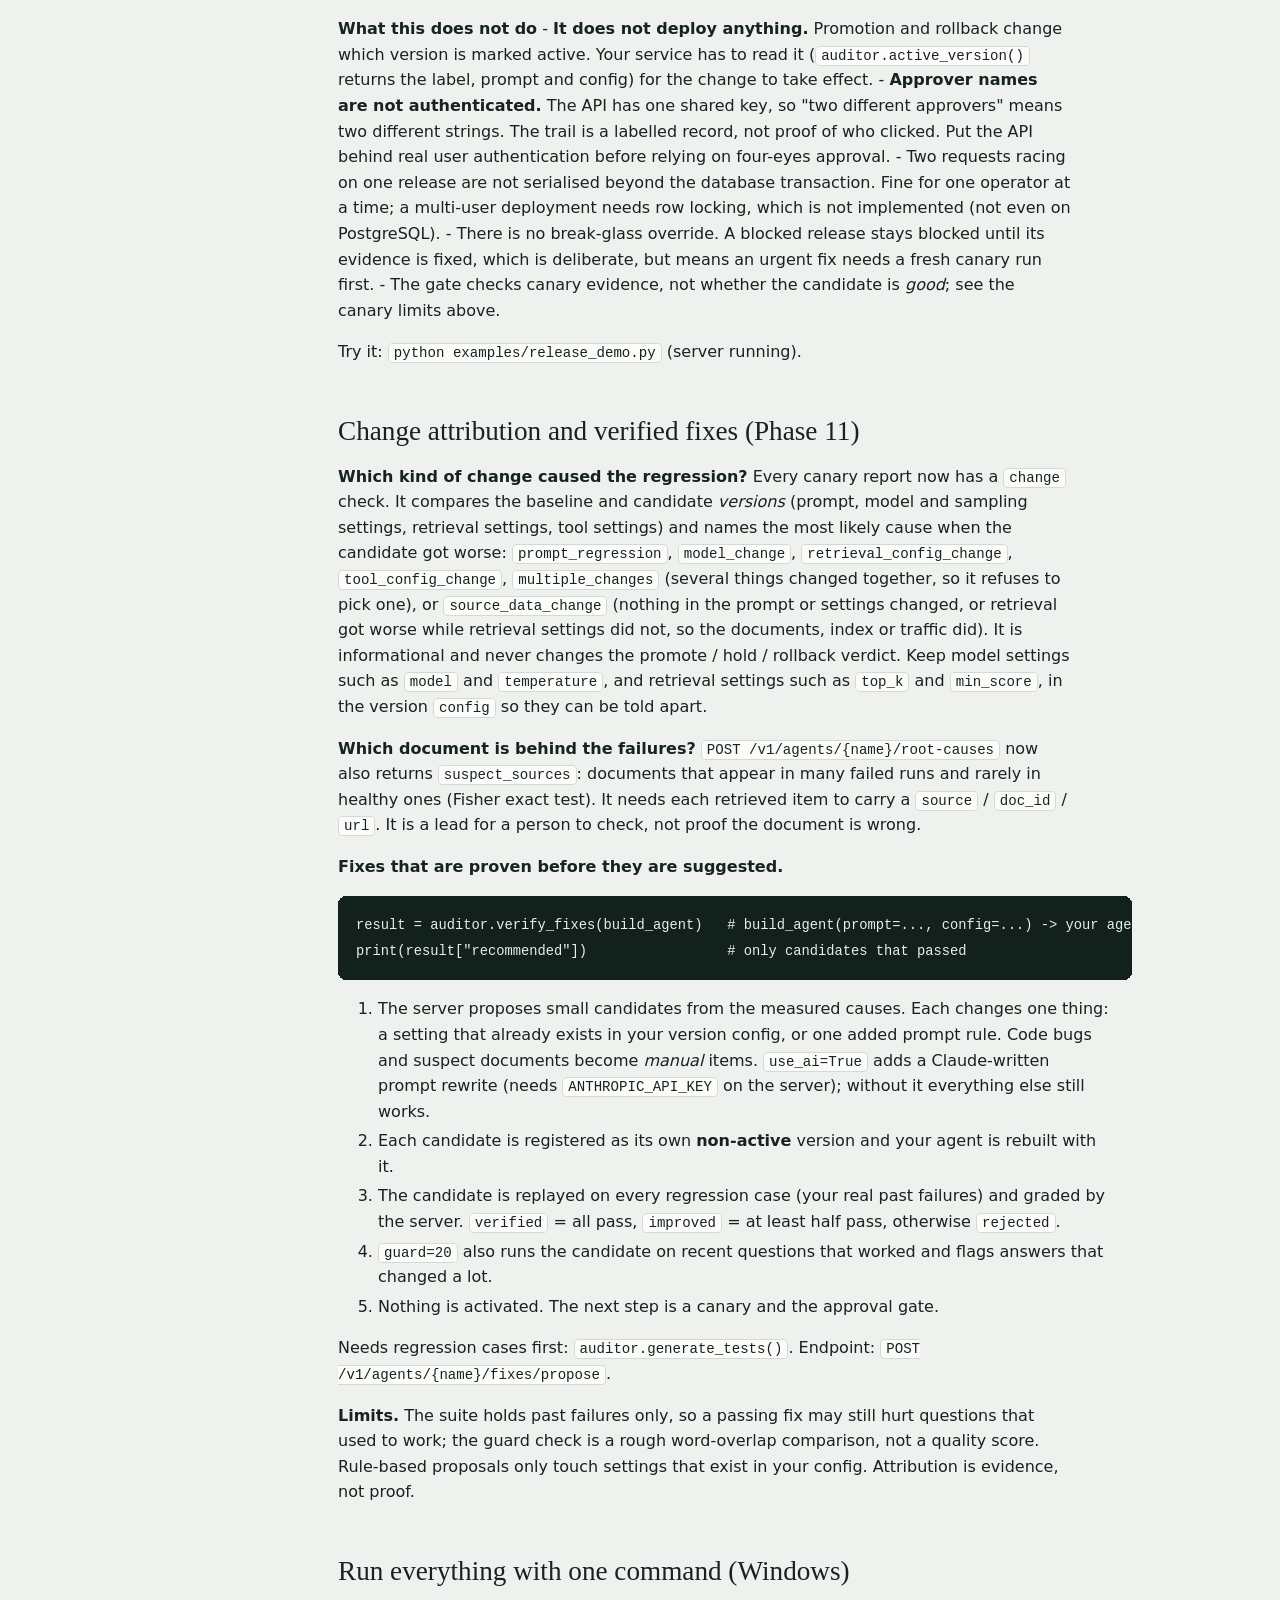
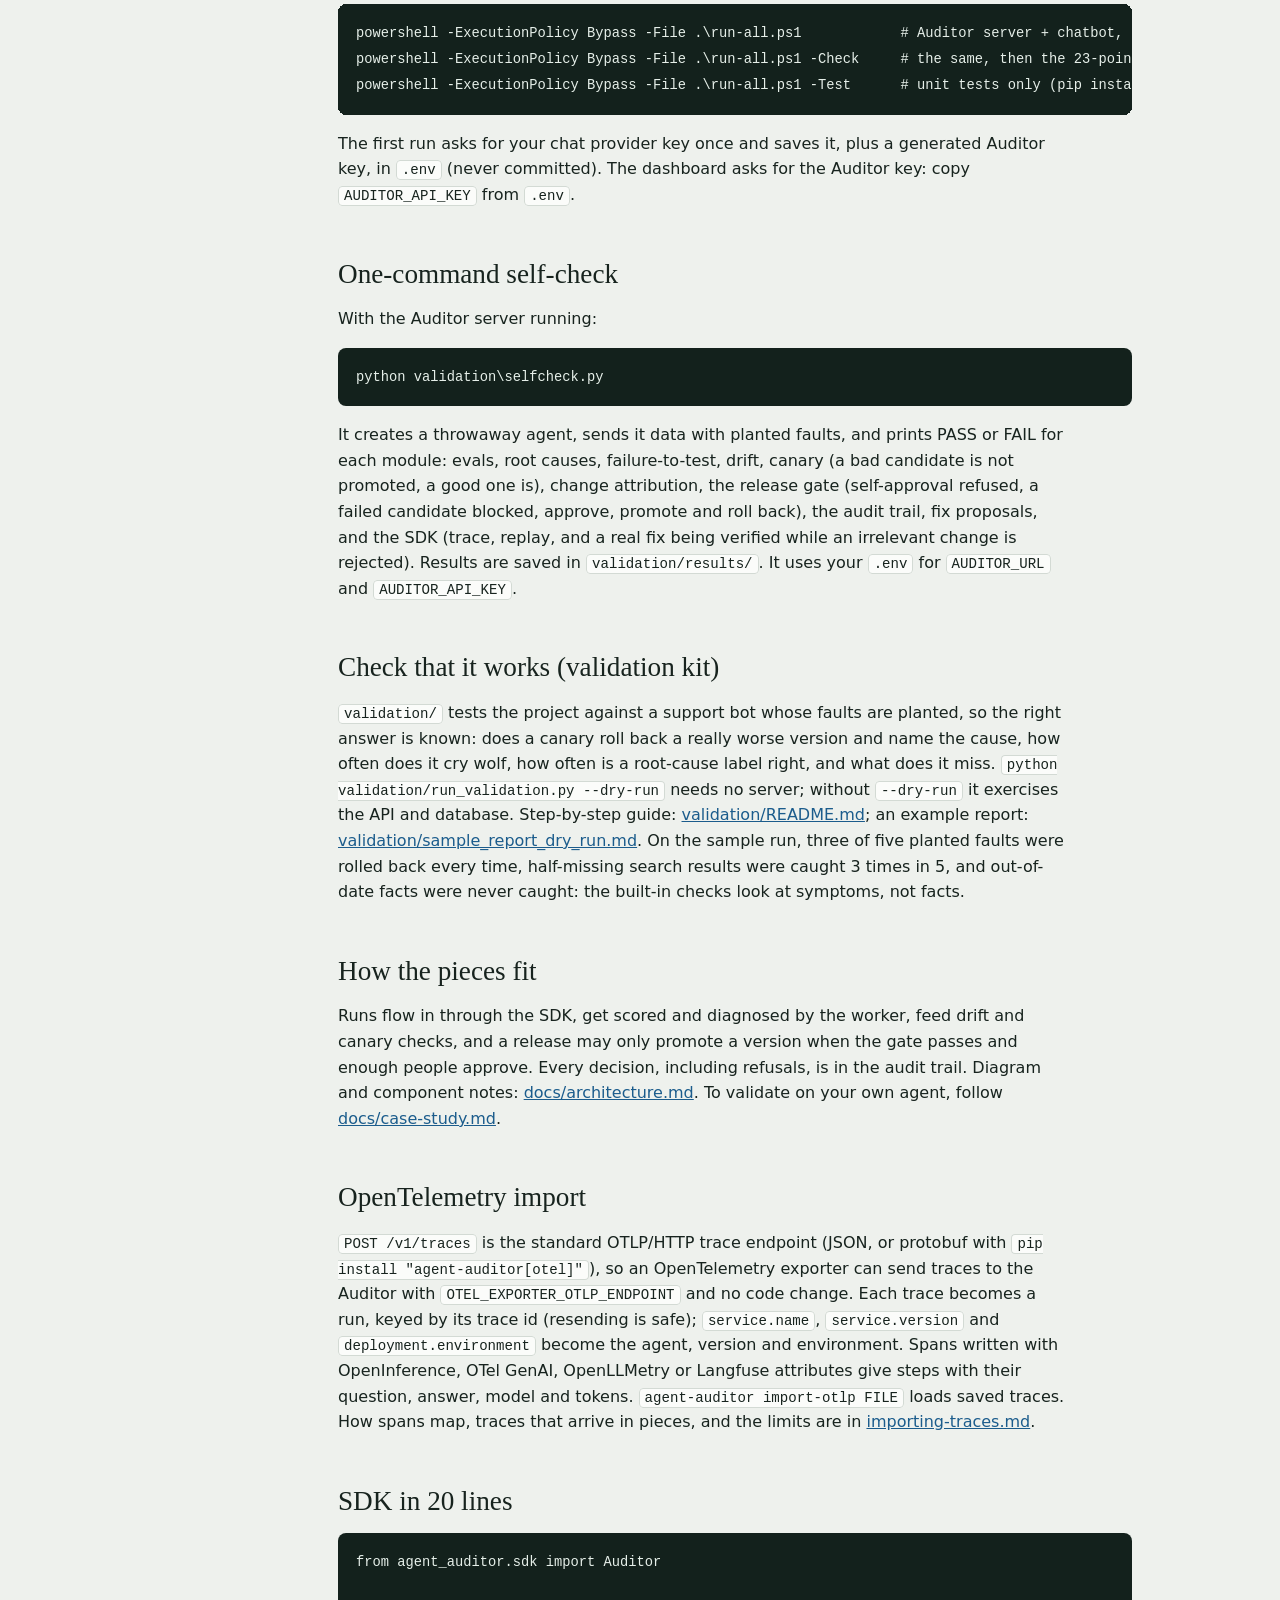
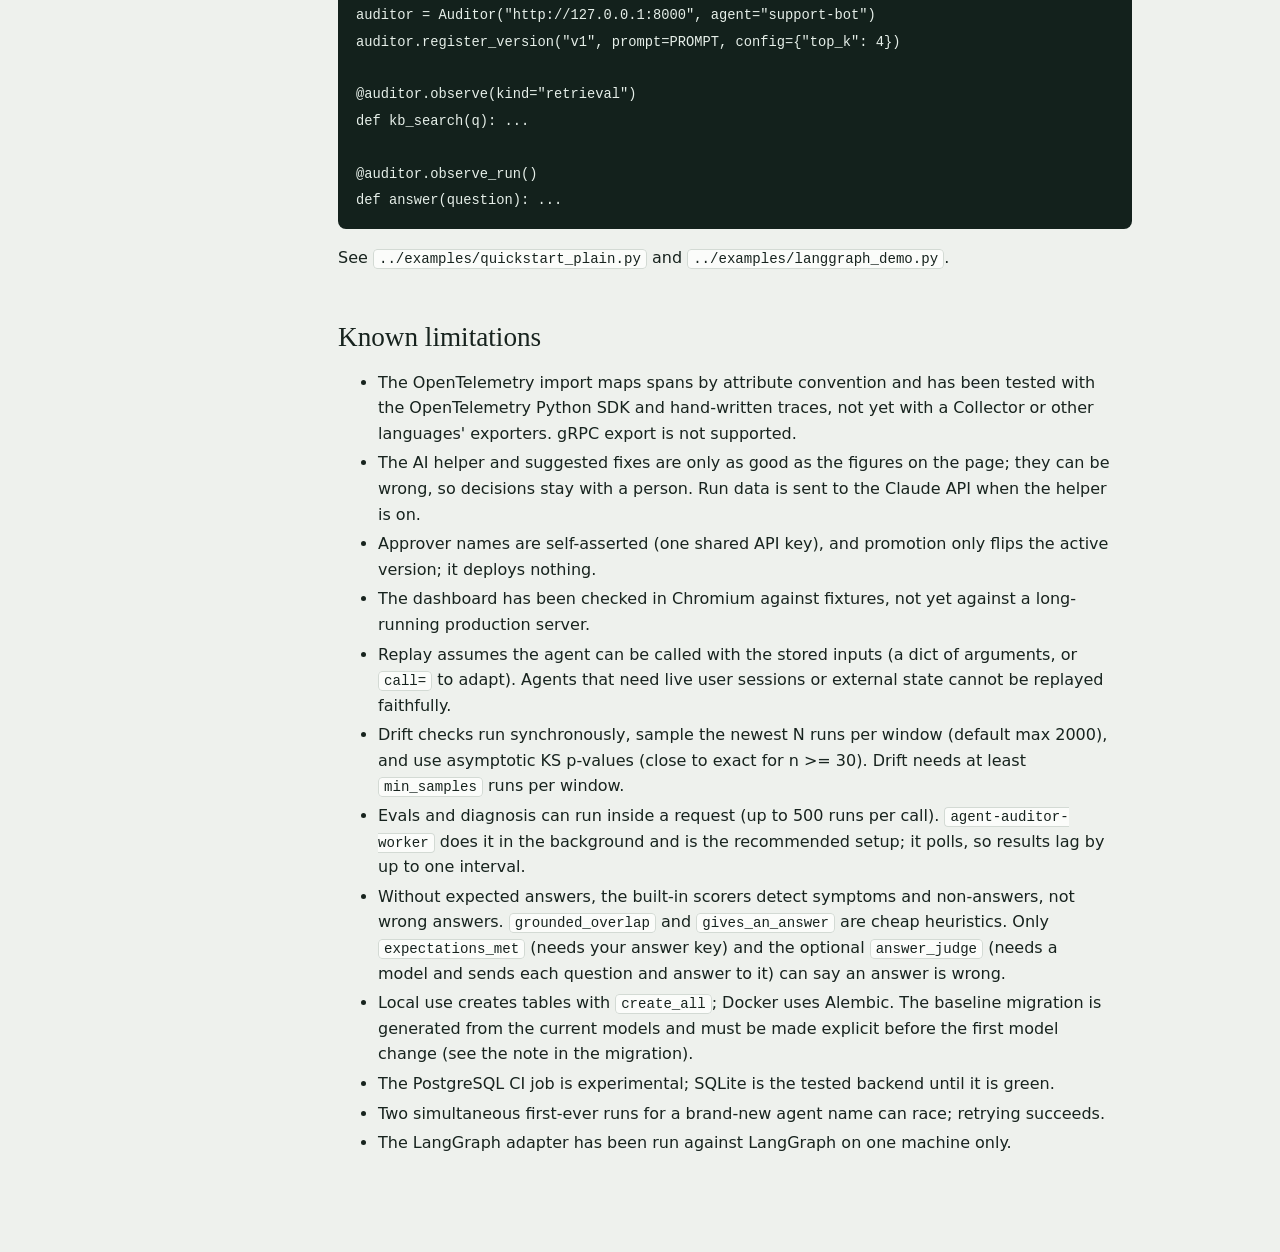
<file: site/docs/reference.html>
<!doctype html>
<html lang="en">
<head>
<meta charset="utf-8">
<meta name="viewport" content="width=device-width,initial-scale=1">
<title>Agent Auditor: full reference | Agent Auditor</title>
<meta name="description" content="The front page is the README. This file keeps every phase&#x27;s detail.">
<meta name="theme-color" content="#13211c">
<link rel="icon" href="data:image/svg+xml,%3Csvg xmlns='http://www.w3.org/2000/svg' viewBox='0 0 16 16'%3E%3Ccircle cx='8' cy='8' r='6' fill='%23c4350a'/%3E%3C/svg%3E">
<link rel="stylesheet" href="../style.css">
</head>
<body>
<a class="skip" href="#main">Skip to content</a>
<header class="bar"><div class="wrap">
  <a class="brand" href="../index.html"><span class="dot"></span>Agent Auditor</a>
  <nav aria-label="Main">
    <a href="../index.html#loop">How it works</a>
    <a href="../index.html#verdict">Real result</a>
    <a href="index.html" aria-current="page">Docs</a>
    <a class="gh" href="https://github.com/ArathiS1/agent-auditor">GitHub</a>
  </nav>
</div></header>
<div class="wrap docs">
  <aside class="side" aria-label="Documentation">
    <h4>Documentation</h4>
    <a href="index.html">Overview</a>
    <a href="reference.html" aria-current="page">Reference</a>
    <a href="architecture.html">Architecture</a>
    <a href="deployment.html">Deployment</a>
    <a href="importing-traces.html">OpenTelemetry import</a>
    <a href="answer-correctness.html">Wrong answers</a>
    <a href="case-study.html">Case study</a>
    <a class="ext" href="https://github.com/ArathiS1/agent-auditor">Source on GitHub</a>
  </aside>
  <main class="art" id="main">
<h1 id="agent-auditor-full-reference">Agent Auditor: full reference</h1>
<p>The front page is the <a href="https://github.com/ArathiS1/agent-auditor/blob/main/README.md">README</a>. This file keeps every phase's detail.</p>
<p>An open-source reliability layer for AI agents. It observes agent runs, turns production failures
into regression tests, diagnoses root causes, and gates changes with verified canaries, with audit
trails and rollback.</p>
<h2 id="status-all-9-phases-written-plus-phase-10-friendlier-dashboard-ai-helper-and-phase-11-change-attribution-verified-fixes">Status: all 9 phases written, plus Phase 10 (friendlier dashboard, AI helper) and Phase 11 (change attribution, verified fixes)</h2>
<div class="tbl"><table>
<thead>
<tr>
<th>Phase</th>
<th>Scope</th>
<th>State</th>
</tr>
</thead>
<tbody>
<tr>
<td>1</td>
<td>Data model, FastAPI ingestion, versioned prompts/configs, audit events</td>
<td>done</td>
</tr>
<tr>
<td>2</td>
<td>Python SDK (plain Python + LangGraph/LangChain adapter)</td>
<td>done</td>
</tr>
<tr>
<td>3</td>
<td>Eval engine + version-to-version regression tracking</td>
<td>done</td>
</tr>
<tr>
<td>4</td>
<td>Drift detection</td>
<td>done</td>
</tr>
<tr>
<td>5</td>
<td>Failure-to-test conversion + replay</td>
<td>done</td>
</tr>
<tr>
<td>6</td>
<td>Root-cause classification</td>
<td>done</td>
</tr>
<tr>
<td>7</td>
<td>Canary comparison (reuses Phases 3-6)</td>
<td>done</td>
</tr>
<tr>
<td>8</td>
<td>Approval gates + rollback</td>
<td>done</td>
</tr>
<tr>
<td>9a</td>
<td>Docker Compose + Postgres, Alembic, CI, background worker, architecture and deployment docs</td>
<td>done</td>
</tr>
<tr>
<td>9b</td>
<td>Dashboard at <code>/dashboard</code>, Swagger Authorize button, final docs, case-study template</td>
<td>done</td>
</tr>
<tr>
<td>10</td>
<td>Plain-language dashboard (health banner, release buttons), AI helper, suggested fixes</td>
<td>written; needs first run on your machine</td>
</tr>
<tr>
<td>11</td>
<td>Change attribution (prompt / model / retrieval setting / source data), suspect documents, fixes proven against the regression suite</td>
<td>written; logic tested, server parts need <code>pytest</code> on your machine</td>
</tr>
</tbody>
</table></div>
<h2 id="install-and-test">Install and test</h2>
<pre><code class="language-bash">python -m venv .venv          # then activate it
pip install -e &quot;.[dev]&quot;
pytest
uvicorn agent_auditor.api.main:app --reload     # http://127.0.0.1:8000  (redirects to /docs)
</code></pre>
<p>LangGraph support is optional: <code>pip install -e ".[dev,langgraph]"</code>.</p>
<p><strong>Docker (API + worker + PostgreSQL):</strong> <code>cp .env.example .env</code>, set the two secrets, <code>docker compose up --build</code>.
See <a href="deployment.html">docs/deployment.md</a> and <a href="architecture.html">docs/architecture.md</a>.</p>
<h2 id="dashboard">Dashboard</h2>
<p>Open <code>http://127.0.0.1:8000/dashboard</code> (<code>run-all.ps1</code> opens it already signed in via <code>#key=</code>; the key is kept for that tab
only and removed from the address bar). It is plain HTML, CSS and JS served by the API: no build step, no CDN.
Fifteen pages, grouped by what you are trying to do:</p>
<div class="tbl"><table>
<thead>
<tr>
<th>Group</th>
<th>Pages</th>
</tr>
</thead>
<tbody>
<tr>
<td>Watch</td>
<td><strong>Overview</strong> (health verdict, "the tape": one tick per run, orange = failed, dashed line = new version), <strong>Failures</strong> (every failed or badly answered run with its cause and what to change), <strong>Runs</strong></td>
</tr>
<tr>
<td>Understand</td>
<td><strong>Quality</strong>, <strong>Root causes</strong>, <strong>Drift</strong></td>
</tr>
<tr>
<td>Improve</td>
<td><strong>Versions</strong> (register, compare, prompt diff), <strong>Regression tests</strong>, <strong>Fixes</strong>, <strong>Benchmark</strong> (models ranked on the same questions), <strong>Gap analysis</strong> (your chat against ChatGPT, Claude, Gemini, Perplexity, Copilot, Blackbox)</td>
</tr>
<tr>
<td>Ship safely</td>
<td><strong>Canary</strong>, <strong>Releases</strong> (propose, approve, promote, roll back)</td>
</tr>
<tr>
<td>Govern</td>
<td><strong>Audit log</strong>, <strong>Setup</strong> (connection checks, key, demo data)</td>
</tr>
</tbody>
</table></div>
<p>Click any run for a drawer with its steps, checks, diagnosis, and buttons to make a regression test. Every chart has a
table view; dark mode follows your system or the Dark button. "Ask for help" explains every term (and answers questions
if <code>ANTHROPIC_API_KEY</code> is set on the server).</p>
<p><strong>Gap analysis</strong> compares the feature list in <code>src/agent_auditor/data/feature_matrix.json</code> with what the chat app
reports it can do. That matrix is kept by hand (as of 2026-06) and some cells may be out of date: check the sources it lists.
Copilot and Blackbox have no standard public chat API, so they appear in the gap checklist only, not in the Benchmark.</p>
<p><strong>Benchmark.</strong> <code>python bench/run.py</code> (or <code>run-all.ps1 -Bench</code>) asks every model whose key is in <code>.env</code> the same
questions and records the runs in the <code>test</code> environment, scored by plain text checks. <code>--quick</code> runs a short set,
<code>--models gemini,groq</code> limits it, <code>--list</code> shows what would run.</p>
<p><strong>Acting from the page.</strong> Releases have Approve, Reject, Promote, Cancel and Roll back buttons, plus Propose a
release. Each asks for your name (a label you type, not a verified login) and explains what it will do first. The
server still enforces the gate, so a button can never skip a check. Promote only marks a version active; it deploys
nothing.</p>
<p><strong>AI helper (optional).</strong> Set <code>ANTHROPIC_API_KEY</code> where the server runs (<code>.env</code> for Docker Compose) and an
"Ask for help" button appears. It answers questions about what the page shows, using only the numbers on the page,
and cannot change anything. "Suggest a fix" on the failure panel drafts a prompt or settings change from the top
failure causes; it is a draft for a person to review, and it must go through a canary. Each question sends the
current dashboard figures and your question to the Claude API. Without a key the helper is off and everything else works.
Model: <code>AUDITOR_ASSISTANT_MODEL</code> (default <code>claude-sonnet-5-5</code>). Questions are limited to 20 per minute per server. To see it populated, run <code>python examples/release_demo.py</code>
against a running server. In Swagger (<code>/docs</code>) use the <strong>Authorize</strong> button once to set the key.</p>
<h2 id="evals-phase-3">Evals (Phase 3)</h2>
<p>Scorers look at stored runs and say pass / fail / not applicable. Built-ins need no API key:</p>
<div class="tbl"><table>
<thead>
<tr>
<th>Scorer</th>
<th>Passes when</th>
</tr>
</thead>
<tbody>
<tr>
<td><code>run_succeeded</code></td>
<td>the run did not end in an error</td>
</tr>
<tr>
<td><code>no_step_errors</code></td>
<td>no tool / LLM / retrieval step failed</td>
</tr>
<tr>
<td><code>output_present</code></td>
<td>the run produced a non-empty output</td>
</tr>
<tr>
<td><code>retrieval_nonempty</code></td>
<td>every retrieval step returned documents</td>
</tr>
<tr>
<td><code>retrieval_top_score</code></td>
<td>the best retrieval score is at least the threshold (default 0.5)</td>
</tr>
<tr>
<td><code>latency_within_budget</code></td>
<td>the run finished within <code>budget_ms</code> (default 10 000)</td>
</tr>
<tr>
<td><code>grounded_overlap</code></td>
<td>most of the answer's terms appear in the retrieved text (a weak heuristic)</td>
</tr>
<tr>
<td><code>expectations_met</code></td>
<td>the answer meets the text rules the run was tagged with (<code>tags.expect</code>); not applicable without them</td>
</tr>
<tr>
<td><code>gives_an_answer</code></td>
<td>a short answer is not a non-answer such as "I am not sure" or "I can't help with that" (a heuristic, for runs with no <code>tags.expect</code>)</td>
</tr>
<tr>
<td><code>answer_judge</code></td>
<td>a model grades the answer from 0 to 1 (off by default; see <a href="answer-correctness.html">answer-correctness.md</a>)</td>
</tr>
</tbody>
</table></div>
<p>"Not applicable" (for example a retrieval scorer on a run that never retrieved) is stored but never
counted as a pass or a failure.</p>
<pre><code class="language-bash">python examples/eval_demo.py      # simulates v1 vs a worse v2 and prints the verdict
</code></pre>
<p>Or use the API (<code>/docs</code>):
- <code>POST /v1/evals/run</code> score runs (idempotent; <code>only_unevaluated</code> skips finished work)
- <code>GET  /v1/runs/{id}/evals</code> per-run results with reasons
- <code>GET  /v1/agents/{name}/eval-summary</code> pass rates per version, with 95% intervals
- <code>GET  /v1/agents/{name}/compare?baseline=v1&amp;candidate=v2</code> regression verdict
- <code>GET  /v1/evals/scorers</code> available scorers and their parameters</p>
<p>From the SDK: <code>auditor.run_evals()</code> and <code>auditor.compare_versions("v1", "v2")</code>.</p>
<h3 id="how-the-verdict-works">How the verdict works</h3>
<p>Per scorer, pass rates of the two versions are compared with Fisher's exact test (valid for small
samples). A scorer is a <strong>regression</strong> if its pass rate dropped by at least <code>min_effect</code> (default
5 points) and the result is significant; <strong>improvement</strong> is the mirror image; a big but
non-significant change is <strong>inconclusive</strong> (collect more runs); fewer than <code>min_samples</code> (default
20) runs on either side gives <strong>insufficient_data</strong>. Because several scorers are tested together,
the significance level is split across them (Bonferroni) so you are not told about regressions
that are just noise.</p>
<h3 id="bring-your-own-judge">Bring your own judge</h3>
<pre><code class="language-python">from agent_auditor.evals import make_judge_scorer, register_scorer
register_scorer(make_judge_scorer(&quot;helpfulness&quot;, my_llm_judge, threshold=0.7))
</code></pre>
<p>Judges are opt-in (<code>"scorers": ["helpfulness"]</code>). Note: a scorer registered in your own Python
process is only available to a server running in that same process; registering judges from a
separate client over HTTP is planned with the dashboard phase.</p>
<h2 id="drift-detection-phase-4">Drift detection (Phase 4)</h2>
<p>Compares a <strong>reference window</strong> (default: the previous 7 days) with a <strong>current window</strong> (default: the
last 24 h) of production runs and reports which behaviours moved.</p>
<div class="tbl"><table>
<thead>
<tr>
<th>Signal family</th>
<th>Signals</th>
<th>Test</th>
<th>Severity from</th>
</tr>
</thead>
<tbody>
<tr>
<td>numeric</td>
<td>latency, input/output chars, step count, retrieval top score, retrieved doc count</td>
<td>KS two-sample</td>
<td>KS D</td>
</tr>
<tr>
<td>rate</td>
<td>run error, step error, empty retrieval, eval pass rates</td>
<td>Fisher exact</td>
<td>absolute change</td>
</tr>
<tr>
<td>term mix</td>
<td>input terms, tool calls</td>
<td>permutation test on Jensen-Shannon divergence</td>
<td>JS distance</td>
</tr>
</tbody>
</table></div>
<p>Alpha (default 0.01) is Bonferroni-split across testable signals. Severity depends on effect size, not
just p-values, so a tiny but "significant" shift stays low. Thresholds are heuristics (<code>Thresholds</code>).</p>
<pre><code>POST /v1/drift/check              GET /v1/agents/{name}/drift      GET /v1/drift/reports/{id}
auditor.check_drift(...)          # SDK
python examples/drift_demo.py     # server running; seeds 280 baseline + 60 drifted runs
</code></pre>
<p>Power: with 280 reference vs 60 current runs, a 0.8 sd shift is caught ~92% of the time and 1 sd or
more ~100%; subtle shifts (+10% latency) are caught only sometimes. Validation on synthetic data:
0/80 false alarms on null windows.</p>
<h2 id="failure-to-test-conversion-phase-5">Failure-to-test conversion (Phase 5)</h2>
<p>Production failures become regression tests, and any new version is replayed against them.</p>
<ol>
<li><strong>Generate</strong>: <code>auditor.generate_tests()</code> scores recent runs, finds the ones that failed a scorer, and
   stores each distinct failure as a <em>regression case</em>: the input, what the failing run answered, and
   an expectation per failed scorer ("<code>retrieval_nonempty</code> must pass", with the same thresholds the
   failure was judged by). Repeats are merged: identical inputs by fingerprint, near-identical inputs
   (content-word overlap of at least <code>similarity</code>, default 0.8) when they failed the same scorers. A case
   keeps an <code>occurrences</code> count, so you can see which failure is most common. Re-running is idempotent.</li>
<li><strong>Review</strong>: <code>GET /v1/agents/{name}/tests</code>. Disable a noisy case with <code>PATCH /v1/tests/{id}</code>, add your own
   checks (<code>output_contains</code>, <code>output_not_contains</code>, extra scorers), or pin one run with
   <code>POST /v1/runs/{id}/to-test</code>. Cases are never deleted, only disabled.</li>
<li><strong>Replay</strong>: <code>auditor.replay_tests(my_agent, version="v2")</code> calls <em>your</em> agent on every enabled case, records
   the runs in the <code>test</code> environment under that version (so they never mix with production data), and the
   server grades them. The verdict is <code>pass</code>, <code>fail</code> or <code>incomplete</code>; per case you get <code>pass</code>, <code>fail</code>,
   <code>unverified</code> (e.g. the agent no longer retrieves, so the original check cannot be evaluated) or
   <code>missing</code>. The summary lists <code>fixed</code>, <code>still_failing</code> and <code>newly_failing</code> (passed in the previous replay,
   fails now), which is what Phase 8 will gate on.</li>
</ol>
<pre><code>POST /v1/agents/{name}/tests/generate     GET /v1/agents/{name}/tests     GET|PATCH /v1/tests/{id}
POST /v1/runs/{id}/to-test                POST /v1/agents/{name}/replays  GET /v1/agents/{name}/replays
GET  /v1/replays/{id}
python examples/regression_demo.py        # server running; v1 fails, v2/v3/v4 are graded
</code></pre>
<p>Things to know:
- The server never runs your agent. Replay happens in your process (the SDK), the server only grades.
  Runs are matched to cases by a token the SDK adds; you can also post <code>results: [{case_id, run_id}]</code> yourself.
- <code>grounded_overlap</code> (a heuristic) is not turned into a test unless you pass <code>include_weak=true</code>.
- Inputs and outputs of production runs are copied into test cases. <code>redact=true</code> masks emails, phone
  numbers, card-like numbers, SSNs and key-like strings. It is best effort and does <strong>not</strong> find names or
  addresses; review cases before sharing a database.
- Each case is replayed once. An agent with a nondeterministic LLM can pass or fail a case by chance, so
  treat a single failing case in a large suite with suspicion and re-run before blocking a release.</p>
<h2 id="root-cause-classification-phase-6">Root-cause classification (Phase 6)</h2>
<p>"Something is failing" becomes "this cause, in this step, since this version".</p>
<p><code>auditor.root_causes()</code> classifies every run and reports, for the failures: the cause ranking, the steps
and sub-causes involved, example run ids, suggested first checks, and which causes cluster in one version.
<code>auditor.diagnose_run(run_id)</code> explains a single run. Regression cases from Phase 5 now carry their cause.</p>
<p>Causes: <code>retrieval_error</code>, <code>retrieval_empty</code>, <code>retrieval_low_relevance</code>, <code>tool_timeout</code>, <code>tool_error</code>,
<code>llm_error</code>, <code>agent_exception</code>, <code>ungrounded_answer</code>, <code>slow_run</code>, <code>empty_output</code>, <code>unknown</code>
(<code>GET /v1/root-causes/taxonomy</code> has the meaning and advice for each).</p>
<p>How it decides (deterministic rules, no model call, no API key):
1. <strong>Errors dominate.</strong> If a step raised, the <em>earliest</em> failing step is the cause (tool, LLM or retrieval),
   refined by its error text into a sub-cause: timeout, rate_limit, context_length, auth, connection,
   server_error, not_found, code_or_input. A run that failed with no failing step is an <code>agent_exception</code>.
2. <strong>Otherwise, upstream quality symptoms first:</strong> empty retrieval, then weak matches, then an answer not
   supported by the retrieved text, then slowness (blamed on the slowest step), then empty output.
3. Everything else that fired is kept as a contributing finding, never dropped.</p>
<p><code>strength</code> (strong / moderate / weak) says how direct the evidence is (an error message, an empty
result = strong; a threshold = moderate; a heuristic scorer = weak). It is <strong>not a probability</strong>: on the
synthetic benchmark it does not track accuracy closely.</p>
<pre><code>POST /v1/agents/{name}/diagnose     POST /v1/agents/{name}/root-causes     GET /v1/runs/{id}/diagnosis
GET  /v1/root-causes/taxonomy
python examples/rootcause_demo.py                    # server running; v2 breaks refunds, v1 is mostly fine
python -m agent_auditor.rootcause.benchmark          # no server needed
</code></pre>
<p>What has and has not been measured:
- <strong>Error-text matching</strong> was measured on 270 realistic messages (30 for each of 9 kinds) written by a separate
  process that never saw the matcher. First version: 74%. After one round of fixes, a second independent set of 270
  messages, never used for tuning, scored <strong>83%</strong> (82% on messages that carry a signal). Misses are mostly
  long-tail vendor wording; teach your own with <code>add_error_pattern("timeout", r"softtimelimitexceeded")</code>.
  Both sets are in <code>tests/data/</code>.
- <strong>Whole-run classification</strong> was measured on synthetic failures with a known injected cause
  (<code>python -m agent_auditor.rootcause.benchmark</code>): about 97% overall, 100% on clear cases, about 89% on noisy
  ones (opaque error messages, borderline scores, missing instrumentation), 0% of healthy runs flagged. The
  generator was written alongside the classifier, so treat this as an <strong>optimistic bound</strong>, and the compound
  tier only checks that the stated precedence policy is implemented, not that the policy is right.
- <strong>Not measured:</strong> accuracy on real production incidents. Compare the diagnoses with failures you have
  root-caused by hand before trusting them for decisions.
- The version comparison finds <em>association</em> (a cause is much more common in one version), not proof: traffic
  or data can change at the same moment as a deploy.
- A tool timeout whose message does not say "timeout" is reported as <code>tool_error</code> (the most common mistake in
  the benchmark). If your agent records opaque errors, the sub-cause will often be missing.</p>
<h2 id="canary-comparison-phase-7">Canary comparison (Phase 7)</h2>
<p>Give a candidate version a slice of live traffic, then ask: promote, hold, roll back, or keep collecting?</p>
<pre><code class="language-python">router = auditor.canary_router(baseline=(&quot;v1&quot;, answer_v1), candidate=(&quot;v2&quot;, answer_v2), fraction=0.1)
answer = router.call(request_id, question)        # records &quot;production&quot;/v1 or &quot;canary&quot;/v2 runs

report = auditor.evaluate_canary(baseline=&quot;v1&quot;, candidate=&quot;v2&quot;, since_hours=24)
print(report[&quot;verdict&quot;], report[&quot;reasons&quot;])
</code></pre>
<p><code>POST /v1/agents/{name}/canary/evaluate</code>, <code>GET /v1/agents/{name}/canary</code>, <code>GET /v1/canary/{id}</code>.
Every evaluation is saved and written to the audit trail as <code>canary.evaluate</code>.</p>
<div class="tbl"><table>
<thead>
<tr>
<th>Check</th>
<th>Question</th>
<th>How</th>
</tr>
</thead>
<tbody>
<tr>
<td>evals</td>
<td>Did pass rates fall?</td>
<td>Phase 3 comparison (Fisher exact, Bonferroni), alpha 0.01</td>
</tr>
<tr>
<td>latency</td>
<td>Is it slower?</td>
<td>p50/p95 ratio plus a KS test; warn 1.3x, hold 2x, rollback 4x</td>
</tr>
<tr>
<td>causes</td>
<td>Did some failure cause become more common, or appear for the first time?</td>
<td>Phase 6 diagnoses, Fisher per cause</td>
</tr>
<tr>
<td>drift</td>
<td>Does canary traffic or behaviour look different?</td>
<td>Phase 4 detector; a warning only, since routing can explain it</td>
</tr>
<tr>
<td>replay</td>
<td>Does the candidate break a past failure's regression test?</td>
<td>latest Phase 5 replay of that version</td>
</tr>
</tbody>
</table></div>
<p>Verdicts: <strong>rollback</strong> if any check fails badly (a pass-rate or cause-rate increase of at least 10 points,
latency 4x, or 2+ regression cases newly failing); <strong>hold</strong> if a check fails less badly; <strong>continue</strong> if there are
too few canary or baseline runs (default 30 each) or no eval comparison is possible yet; otherwise <strong>promote</strong>.
Override any threshold with <code>policy={...}</code> (see <code>canary/checks.py: Policy</code>), for example
<code>{"min_canary_runs": 200, "require_replay": True, "warnings_block": True}</code>.</p>
<p><strong>What this does not give you</strong>
- Repeated checks of one canary raise the false-alarm rate (peeking). The stricter default alpha helps; it does
  not remove the problem. Fix the traffic share and minimum sample size in advance.
- <code>router.choose(key)</code> is a sticky hash, not randomisation. If the key tracks user tier, region or time of day,
  the two arms are not comparable. Use a per-request key for an unbiased split.
- A <code>promote</code> means no check found a problem at this sample size, not that the candidate is better.
  A <code>rollback</code> is a recommendation here; acting on it (and approvals) arrives in Phase 8.
- Thresholds are defaults, not tuned on real traffic. The decision logic is unit-tested on constructed cases;
  the demo is a simulation.</p>
<p>Try it: <code>python examples/canary_demo.py</code> (server running). Expect v2 to be a rollback and v3 a promote.</p>
<p><strong>A canary on real models (Auditor Chat).</strong> <code>python bench/canary.py --list</code> shows the models you have keys for. Then
<code>python bench/canary.py --baseline &lt;model&gt; --candidate &lt;model&gt;</code> asks both the same 24 questions, records the baseline in
<code>production</code> and the candidate in <code>canary</code>, scores the runs, and prints and saves the verdict (see the dashboard's Canary
page). If either side gets fewer runs than asked, for example because a key ran out of quota, the verdict is
"continue" and says why. Those runs carry expected answers. Real traffic does not, so add <code>--unlabeled</code> to hide them (the
verdict then relies on errors, speed and the <code>gives_an_answer</code> check) and <code>--judge</code> to have a model grade every answer.
<code>canary/evaluate</code> accepts <code>scorers</code> (SDK: <code>evaluate_canary(scorers=[...])</code>) to choose what is run on unscored runs first;
a scorer that cannot run, such as a judge with no key, appears as a <code>scorers</code> warning in the report instead of silently
dropping out. What each check can and cannot catch is in <a href="answer-correctness.html">answer-correctness.md</a>.</p>
<h2 id="releases-approval-gates-and-rollback-phase-8">Releases: approval gates and rollback (Phase 8)</h2>
<p>A release asks to make a candidate version the <em>active</em> one. The gate decides whether that may happen.</p>
<pre><code class="language-python">rel = auditor.propose_release(&quot;v2&quot;, proposed_by=&quot;alice&quot;, policy={&quot;required_approvals&quot;: 1})
auditor.approve_release(rel[&quot;id&quot;], approver=&quot;bob&quot;, comment=&quot;canary looks clean&quot;)
auditor.promote_release(rel[&quot;id&quot;], actor=&quot;alice&quot;)      # HTTP 409 with the blockers if the gate says no
auditor.rollback_release(rel[&quot;id&quot;], actor=&quot;bob&quot;, reason=&quot;timeouts doubled&quot;)
auditor.release_audit(rel[&quot;id&quot;])                       # every step, oldest first
</code></pre>
<p>The gate passes only when all of these hold at the moment you promote:
- the newest canary report for the candidate says <strong>promote</strong>, is recent (default 24 h), and compared the candidate
  with the version that is <strong>active now</strong>;
- optionally (<code>require_replay</code>) the newest regression replay has no newly failing case;
- enough distinct approvers (default 1, not the proposer) whose approvals are still valid. <strong>An approval goes stale
  when a newer canary report says anything other than promote</strong>, so a person cannot approve on evidence that has
  since changed.</p>
<p>States: <code>proposed -&gt; promoted -&gt; rolled_back</code>, or <code>proposed -&gt; rejected | cancelled</code>. Rollback reactivates the
version that was active before the promotion (or <code>to_version</code>) and needs a written reason. Refused approvals and
refused promotions are written to the audit trail too (<code>release.approval_refused</code>, <code>release.promote_refused</code>).
Endpoints: <code>POST /v1/agents/{name}/releases</code>, <code>GET /v1/agents/{name}/releases</code>, <code>GET /v1/releases/{id}</code>,
<code>POST /v1/releases/{id}/approve | promote | rollback | cancel</code>, <code>GET /v1/releases/{id}/audit</code>, <code>GET /v1/audit</code>.</p>
<p><strong>What this does not do</strong>
- <strong>It does not deploy anything.</strong> Promotion and rollback change which version is marked active. Your service has to
  read it (<code>auditor.active_version()</code> returns the label, prompt and config) for the change to take effect.
- <strong>Approver names are not authenticated.</strong> The API has one shared key, so "two different approvers" means two
  different strings. The trail is a labelled record, not proof of who clicked. Put the API behind real user
  authentication before relying on four-eyes approval.
- Two requests racing on one release are not serialised beyond the database transaction. Fine for one operator at
  a time; a multi-user deployment needs row locking, which is not implemented (not even on PostgreSQL).
- There is no break-glass override. A blocked release stays blocked until its evidence is fixed, which is
  deliberate, but means an urgent fix needs a fresh canary run first.
- The gate checks canary evidence, not whether the candidate is <em>good</em>; see the canary limits above.</p>
<p>Try it: <code>python examples/release_demo.py</code> (server running).</p>
<h2 id="change-attribution-and-verified-fixes-phase-11">Change attribution and verified fixes (Phase 11)</h2>
<p><strong>Which kind of change caused the regression?</strong> Every canary report now has a <code>change</code> check. It compares the baseline and
candidate <em>versions</em> (prompt, model and sampling settings, retrieval settings, tool settings) and names the most likely
cause when the candidate got worse: <code>prompt_regression</code>, <code>model_change</code>, <code>retrieval_config_change</code>, <code>tool_config_change</code>,
<code>multiple_changes</code> (several things changed together, so it refuses to pick one), or <code>source_data_change</code> (nothing in the
prompt or settings changed, or retrieval got worse while retrieval settings did not, so the documents, index or traffic did).
It is informational and never changes the promote / hold / rollback verdict. Keep model settings such as <code>model</code> and
<code>temperature</code>, and retrieval settings such as <code>top_k</code> and <code>min_score</code>, in the version <code>config</code> so they can be told apart.</p>
<p><strong>Which document is behind the failures?</strong> <code>POST /v1/agents/{name}/root-causes</code> now also returns <code>suspect_sources</code>:
documents that appear in many failed runs and rarely in healthy ones (Fisher exact test). It needs each retrieved item to
carry a <code>source</code> / <code>doc_id</code> / <code>url</code>. It is a lead for a person to check, not proof the document is wrong.</p>
<p><strong>Fixes that are proven before they are suggested.</strong></p>
<pre><code class="language-python">result = auditor.verify_fixes(build_agent)   # build_agent(prompt=..., config=...) -&gt; your agent function
print(result[&quot;recommended&quot;])                 # only candidates that passed
</code></pre>
<ol>
<li>The server proposes small candidates from the measured causes. Each changes one thing: a setting that already exists
   in your version config, or one added prompt rule. Code bugs and suspect documents become <em>manual</em> items.
   <code>use_ai=True</code> adds a Claude-written prompt rewrite (needs <code>ANTHROPIC_API_KEY</code> on the server); without it everything
   else still works.</li>
<li>Each candidate is registered as its own <strong>non-active</strong> version and your agent is rebuilt with it.</li>
<li>The candidate is replayed on every regression case (your real past failures) and graded by the server.
   <code>verified</code> = all pass, <code>improved</code> = at least half pass, otherwise <code>rejected</code>.</li>
<li><code>guard=20</code> also runs the candidate on recent questions that worked and flags answers that changed a lot.</li>
<li>Nothing is activated. The next step is a canary and the approval gate.</li>
</ol>
<p>Needs regression cases first: <code>auditor.generate_tests()</code>. Endpoint: <code>POST /v1/agents/{name}/fixes/propose</code>.</p>
<p><strong>Limits.</strong> The suite holds past failures only, so a passing fix may still hurt questions that used to work; the guard check is
a rough word-overlap comparison, not a quality score. Rule-based proposals only touch settings that exist in your config.
Attribution is evidence, not proof.</p>
<h2 id="run-everything-with-one-command-windows">Run everything with one command (Windows)</h2>
<pre><code class="language-powershell">powershell -ExecutionPolicy Bypass -File .\run-all.ps1            # Auditor server + chatbot, connected, browser opened
powershell -ExecutionPolicy Bypass -File .\run-all.ps1 -Check     # the same, then the 23-point self-check
powershell -ExecutionPolicy Bypass -File .\run-all.ps1 -Test      # unit tests only (pip install -e &quot;.[dev]&quot; first)
</code></pre>
<p>The first run asks for your chat provider key once and saves it, plus a generated Auditor key, in <code>.env</code> (never committed).
The dashboard asks for the Auditor key: copy <code>AUDITOR_API_KEY</code> from <code>.env</code>.</p>
<h2 id="one-command-self-check">One-command self-check</h2>
<p>With the Auditor server running:</p>
<pre><code class="language-powershell">python validation\selfcheck.py
</code></pre>
<p>It creates a throwaway agent, sends it data with planted faults, and prints PASS or FAIL for each module: evals, root causes,
failure-to-test, drift, canary (a bad candidate is not promoted, a good one is), change attribution, the release gate
(self-approval refused, a failed candidate blocked, approve, promote and roll back), the audit trail, fix proposals, and the
SDK (trace, replay, and a real fix being verified while an irrelevant change is rejected). Results are saved in
<code>validation/results/</code>. It uses your <code>.env</code> for <code>AUDITOR_URL</code> and <code>AUDITOR_API_KEY</code>.</p>
<h2 id="check-that-it-works-validation-kit">Check that it works (validation kit)</h2>
<p><code>validation/</code> tests the project against a support bot whose faults are planted, so the right answer is known:
does a canary roll back a really worse version and name the cause, how often does it cry wolf, how often is a
root-cause label right, and what does it miss. <code>python validation/run_validation.py --dry-run</code> needs no server;
without <code>--dry-run</code> it exercises the API and database. Step-by-step guide: <a href="https://github.com/ArathiS1/agent-auditor/blob/main/validation/README.md">validation/README.md</a>;
an example report: <a href="https://github.com/ArathiS1/agent-auditor/blob/main/validation/sample_report_dry_run.md">validation/sample_report_dry_run.md</a>.
On the sample run, three of five planted faults were rolled back every time, half-missing search results were caught
3 times in 5, and out-of-date facts were never caught: the built-in checks look at symptoms, not facts.</p>
<h2 id="how-the-pieces-fit">How the pieces fit</h2>
<p>Runs flow in through the SDK, get scored and diagnosed by the worker, feed drift and canary checks, and a release
may only promote a version when the gate passes and enough people approve. Every decision, including refusals, is
in the audit trail. Diagram and component notes: <a href="architecture.html">docs/architecture.md</a>. To validate on your
own agent, follow <a href="case-study.html">docs/case-study.md</a>.</p>
<h2 id="opentelemetry-import">OpenTelemetry import</h2>
<p><code>POST /v1/traces</code> is the standard OTLP/HTTP trace endpoint (JSON, or protobuf with <code>pip install "agent-auditor[otel]"</code>), so
an OpenTelemetry exporter can send traces to the Auditor with <code>OTEL_EXPORTER_OTLP_ENDPOINT</code> and no code change. Each trace
becomes a run, keyed by its trace id (resending is safe); <code>service.name</code>, <code>service.version</code> and <code>deployment.environment</code>
become the agent, version and environment. Spans written with OpenInference, OTel GenAI, OpenLLMetry or Langfuse attributes
give steps with their question, answer, model and tokens. <code>agent-auditor import-otlp FILE</code> loads saved traces. How spans map,
traces that arrive in pieces, and the limits are in <a href="importing-traces.html">importing-traces.md</a>.</p>
<h2 id="sdk-in-20-lines">SDK in 20 lines</h2>
<pre><code class="language-python">from agent_auditor.sdk import Auditor

auditor = Auditor(&quot;http://127.0.0.1:8000&quot;, agent=&quot;support-bot&quot;)
auditor.register_version(&quot;v1&quot;, prompt=PROMPT, config={&quot;top_k&quot;: 4})

@auditor.observe(kind=&quot;retrieval&quot;)
def kb_search(q): ...

@auditor.observe_run()
def answer(question): ...
</code></pre>
<p>See <code>../examples/quickstart_plain.py</code> and <code>../examples/langgraph_demo.py</code>.</p>
<h2 id="known-limitations">Known limitations</h2>
<ul>
<li>The OpenTelemetry import maps spans by attribute convention and has been tested with the OpenTelemetry Python SDK and
  hand-written traces, not yet with a Collector or other languages' exporters. gRPC export is not supported.</li>
<li>The AI helper and suggested fixes are only as good as the figures on the page; they can be wrong, so decisions stay with a person. Run data is sent to the Claude API when the helper is on.</li>
<li>Approver names are self-asserted (one shared API key), and promotion only flips the active version; it deploys nothing.</li>
<li>The dashboard has been checked in Chromium against fixtures, not yet against a long-running production server.</li>
<li>Replay assumes the agent can be called with the stored inputs (a dict of arguments, or <code>call=</code> to adapt).
  Agents that need live user sessions or external state cannot be replayed faithfully.</li>
<li>Drift checks run synchronously, sample the newest N runs per window (default max 2000), and use
  asymptotic KS p-values (close to exact for n &gt;= 30). Drift needs at least <code>min_samples</code> runs per window.</li>
<li>Evals and diagnosis can run inside a request (up to 500 runs per call). <code>agent-auditor-worker</code> does it in the
  background and is the recommended setup; it polls, so results lag by up to one interval.</li>
<li>Without expected answers, the built-in scorers detect symptoms and non-answers, not wrong answers.
  <code>grounded_overlap</code> and <code>gives_an_answer</code> are cheap heuristics. Only <code>expectations_met</code> (needs your answer key) and
  the optional <code>answer_judge</code> (needs a model and sends each question and answer to it) can say an answer is wrong.</li>
<li>Local use creates tables with <code>create_all</code>; Docker uses Alembic. The baseline migration is generated from the
  current models and must be made explicit before the first model change (see the note in the migration).</li>
<li>The PostgreSQL CI job is experimental; SQLite is the tested backend until it is green.</li>
<li>Two simultaneous first-ever runs for a brand-new agent name can race; retrying succeeds.</li>
<li>The LangGraph adapter has been run against LangGraph on one machine only.</li>
</ul>
  </main>
</div>
<script src="../site.js"></script>
</body>
</html>
</file>
<file: site/style.css>
:root{
  --ink:#13211c; --ink-2:#1d2f28; --ink-text:#e6efe9; --ink-muted:#a9bbb1;
  --paper:#eef1ed; --card:#fbfcfa; --text:#17231e; --muted:#566860; --line:#d3dad4;
  --fail:#c4350a; --ok:#3c8a68; --hold:#b97d06; --link:#1b5c8c;
  --serif:Georgia,"Iowan Old Style","Palatino Linotype",serif;
  --sans:"Segoe UI Variable","Segoe UI",system-ui,-apple-system,Roboto,"Helvetica Neue",sans-serif;
  --mono:ui-monospace,"Cascadia Mono",Consolas,Menlo,monospace;
  --radius:8px;
}
@media (prefers-color-scheme:dark){
  :root{--paper:#0e1613;--card:#15201b;--text:#e4ece7;--muted:#9db0a6;--line:#2a3a33;--fail:#e2552b;--ok:#5cb890;--hold:#e0a62d;--link:#7db8e3}
}
*{box-sizing:border-box}
html{scroll-behavior:smooth}
@media (prefers-reduced-motion:reduce){html{scroll-behavior:auto}}
body{margin:0;background:var(--paper);color:var(--text);font:16px/1.6 var(--sans);-webkit-text-size-adjust:100%}
img{max-width:100%;height:auto}
a{color:var(--link)}
a:focus-visible,button:focus-visible{outline:3px solid var(--hold);outline-offset:2px}
.wrap{max-width:1120px;margin:0 auto;padding:0 20px}
.skip{position:absolute;left:-999px}.skip:focus{left:12px;top:8px;background:var(--card);padding:6px 10px;z-index:10}

/* top bar */
.bar{background:var(--ink);color:var(--ink-text);position:sticky;top:0;z-index:5;border-bottom:1px solid #26392f}
.bar .wrap{display:flex;align-items:center;gap:20px;min-height:56px;flex-wrap:wrap}
.brand{display:flex;align-items:center;gap:10px;font-weight:700;color:var(--ink-text);text-decoration:none;font-size:1.05rem}
.dot{width:12px;height:12px;border-radius:50%;background:var(--fail);box-shadow:0 0 0 3px rgba(196,53,10,.28)}
.bar nav{margin-left:auto;display:flex;gap:4px;flex-wrap:wrap;align-items:center}
.bar nav a{color:var(--ink-muted);text-decoration:none;padding:6px 10px;border-radius:6px;font-size:.95rem}
.bar nav a:hover,.bar nav a[aria-current]{color:#fff;background:var(--ink-2)}
.bar nav a.gh{border:1px solid #3a5247;color:var(--ink-text)}

/* hero */
.hero{background:var(--ink);color:var(--ink-text);padding:68px 0 0}
.hero h1{font:400 clamp(2.2rem,5.6vw,3.9rem)/1.06 var(--serif);margin:0 0 22px;max-width:21ch;letter-spacing:-.01em}
.hero .sub{font-size:1.15rem;color:var(--ink-muted);max-width:58ch;margin:0 0 30px}
.hero .sub strong{color:var(--ink-text);font-weight:600}
.btns{display:flex;gap:12px;flex-wrap:wrap}
.btn{display:inline-block;padding:11px 20px;border-radius:6px;font-weight:600;text-decoration:none;border:1px solid transparent}
.btn.primary{background:var(--fail);color:#fff}
.btn.primary:hover{background:#a82d08}
.btn.ghost{border-color:#41594e;color:var(--ink-text)}
.btn.ghost:hover{background:var(--ink-2)}
.tape{margin-top:54px;padding-bottom:26px}
.tape svg{display:block;width:100%;height:auto}
.tape .bar-ok{fill:#4f9f7b}.tape .bar-fail{fill:#e0562c}
.tape .ver{stroke:#5b7568;stroke-dasharray:3 4}
.tape .axis{stroke:#e6efe9;stroke-width:1.5}
.legend{display:flex;gap:20px;flex-wrap:wrap;font-size:.88rem;color:var(--ink-muted);margin-top:12px}
.legend i{display:inline-block;width:10px;height:10px;border-radius:2px;margin-right:7px;vertical-align:-1px}
.legend .dash{width:0;height:12px;border-left:1.5px dashed #6f8a7c;border-radius:0}

/* sections */
.sec{padding:76px 0}
.sec + .sec{border-top:1px solid var(--line)}
.sec h2{font:400 clamp(1.7rem,3.6vw,2.4rem)/1.15 var(--serif);margin:0 0 14px;max-width:26ch}
.lede{color:var(--muted);max-width:62ch;margin:0 0 36px;font-size:1.06rem}

.loop{list-style:none;margin:0;padding:0;display:grid;grid-template-columns:repeat(auto-fit,minmax(136px,1fr));gap:22px 20px;counter-reset:s}
.loop li{border-top:3px solid var(--line);padding-top:12px;counter-increment:s}
.loop li:last-child{border-top-color:var(--fail)}
.loop li::before{content:counter(s);font:600 .8rem var(--mono);color:var(--muted)}
.loop h3{margin:4px 0 6px;font-size:1.05rem}
.loop p{margin:0;color:var(--muted);font-size:.94rem}

.verdict{display:grid;grid-template-columns:minmax(0,1fr) minmax(0,1.05fr);gap:44px;align-items:start}
.console{background:var(--ink);color:var(--ink-text);border-radius:var(--radius);padding:20px 22px;font:.88rem/1.75 var(--mono);overflow-x:auto}
.console .row{display:grid;grid-template-columns:78px 54px 1fr;gap:10px;white-space:nowrap}
.console .h{color:var(--ink-muted);margin-bottom:8px;white-space:normal}
.console .pass{color:#5cc296}.console .fail{color:#ff7a52}.console .warn{color:#e8b53a}.console .skip{color:#8ea196}
.console .final{margin-top:12px;padding-top:12px;border-top:1px solid #2b4237;font-weight:700;color:#e8b53a;letter-spacing:.04em}
.cmp{margin:26px 0 0}
.cmp h3{font-size:.95rem;margin:0 0 10px}
.cmp .line{display:grid;grid-template-columns:150px 1fr 52px;gap:12px;align-items:center;font-size:.92rem;margin:7px 0}
.cmp .track{height:12px;background:var(--line);border-radius:3px;overflow:hidden}
.cmp .fill{display:block;height:100%}
.cmp .a{background:var(--ok)}.cmp .b{background:var(--hold)}
.cmp .n{font-family:var(--mono);text-align:right}
.note{color:var(--muted);font-size:.92rem;margin-top:18px;max-width:62ch}

.shot{display:grid;grid-template-columns:minmax(0,.8fr) minmax(0,1.5fr);gap:40px;align-items:center;margin:0 0 56px}
.shot:last-child{margin-bottom:0}
.shot:nth-child(even){grid-template-columns:minmax(0,1.5fr) minmax(0,.8fr)}
.shot:nth-child(even) .txt{order:2}
.shot h3{font:400 1.5rem/1.2 var(--serif);margin:0 0 8px}
.shot p{margin:0;color:var(--muted)}
.shot a.img{display:block;border:1px solid var(--line);border-radius:var(--radius);overflow:hidden;background:var(--card)}
.shot img{display:block;width:100%}

.start{display:grid;grid-template-columns:minmax(0,1.3fr) minmax(0,1fr);gap:40px;align-items:start}
.code{position:relative;background:var(--ink);color:var(--code-fg,#e6efe9);border-radius:var(--radius);padding:18px 20px;overflow-x:auto}
.code pre{margin:0;font:.88rem/1.7 var(--mono);white-space:pre}
.code button{position:absolute;top:10px;right:10px;background:#1d2f28;color:#e6efe9;border:1px solid #3a5247;border-radius:6px;padding:4px 10px;font:inherit;font-size:.8rem;cursor:pointer}
.code button:hover{background:#26392f}
.start ul{margin:0;padding-left:1.1em;color:var(--muted)}
.start li{margin:0 0 10px}
.start li strong{color:var(--text)}

.limits{columns:2;column-gap:44px;margin:0;padding-left:1.1em;color:var(--muted)}
.limits li{break-inside:avoid;margin:0 0 12px}
.limits strong{color:var(--text)}

footer{background:var(--ink);color:var(--ink-muted);padding:34px 0;font-size:.92rem}
footer .wrap{display:flex;gap:18px 28px;flex-wrap:wrap;align-items:center}
footer a{color:var(--ink-text)}
footer .r{margin-left:auto}

.verdict>*,.start>*,.shot>*{min-width:0}

.btn.outline{border-color:var(--text);color:var(--text)}
.btn.outline:hover{background:var(--card)}
#stars{margin-left:10px;padding-left:10px;border-left:1px solid #41594e;font-weight:500}
.demo{margin:0 0 56px}
.demo img{display:block;width:100%;height:auto;border:1px solid var(--line);border-radius:var(--radius)}
.demo figcaption{color:var(--muted);font-size:.9rem;margin-top:8px}
.fit{display:grid;grid-template-columns:minmax(0,1fr) minmax(0,1fr);gap:40px}
.fit h3{font-size:1.05rem;margin:0 0 10px}
.fit ul,.help{margin:0;padding-left:1.1em;color:var(--muted)}
.fit li,.help li{margin:0 0 9px}
.help{max-width:64ch;margin-bottom:28px}
.help strong{color:var(--text)}
/* docs */
.docs{display:grid;grid-template-columns:210px minmax(0,1fr);gap:48px;padding:40px 0 80px}
.side{position:sticky;top:76px;align-self:start;font-size:.95rem}
.side h4{margin:0 0 8px;font-size:.8rem;color:var(--muted);font-weight:600}
.side a{display:block;padding:6px 10px;border-left:3px solid var(--line);color:var(--text);text-decoration:none}
.side a:hover{background:var(--card)}
.side a[aria-current]{border-left-color:var(--fail);font-weight:600}
.side .ext{margin-top:18px}
.art{min-width:0;max-width:78ch}
.art h1{font:400 clamp(1.9rem,4vw,2.7rem)/1.12 var(--serif);margin:0 0 18px}
.art h2{font:400 1.7rem/1.2 var(--serif);margin:44px 0 12px;padding-top:6px}
.art h3{font-size:1.15rem;margin:30px 0 8px}
.art p,.art li{max-width:72ch}
.art li{margin:4px 0}
.art code{font:.88em var(--mono);background:var(--card);border:1px solid var(--line);border-radius:4px;padding:1px 5px}
.art pre{background:var(--ink);color:#e6efe9;border-radius:var(--radius);padding:16px 18px;overflow-x:auto;line-height:1.65}
.art pre code{background:none;border:0;padding:0;color:inherit;font-size:.86rem}
.art img.diagram{background:#fff;padding:14px;width:100%}
.art img{border:1px solid var(--line);border-radius:var(--radius);display:block;margin:20px 0}
.art blockquote{margin:18px 0;padding:2px 18px;border-left:3px solid var(--hold);color:var(--muted)}
.tbl{overflow-x:auto;margin:18px 0}
.tbl table{border-collapse:collapse;min-width:100%;font-size:.93rem}
.tbl th,.tbl td{border-bottom:1px solid var(--line);padding:8px 12px;text-align:left;vertical-align:top}
.tbl th{background:var(--card);font-weight:600}

@media (max-width:860px){
  .verdict,.start,.shot,.shot:nth-child(even),.fit{grid-template-columns:minmax(0,1fr);gap:26px}
  .shot:nth-child(even) .txt{order:0}
  .limits{columns:1}
  .docs{grid-template-columns:minmax(0,1fr);gap:20px}
  .side{position:static;display:flex;flex-wrap:wrap;gap:6px}
  .side h4{display:none}
  .side a{border:1px solid var(--line);border-radius:6px;padding:5px 10px}
  .side a[aria-current]{border-color:var(--fail)}
  .side .ext{margin:0}
  .sec{padding:56px 0}
  .hero{padding-top:44px}
  .cmp .line{grid-template-columns:1fr 52px}
  .cmp .line .lbl{grid-column:1/-1}
  footer .r{margin-left:0}
}
</file>
